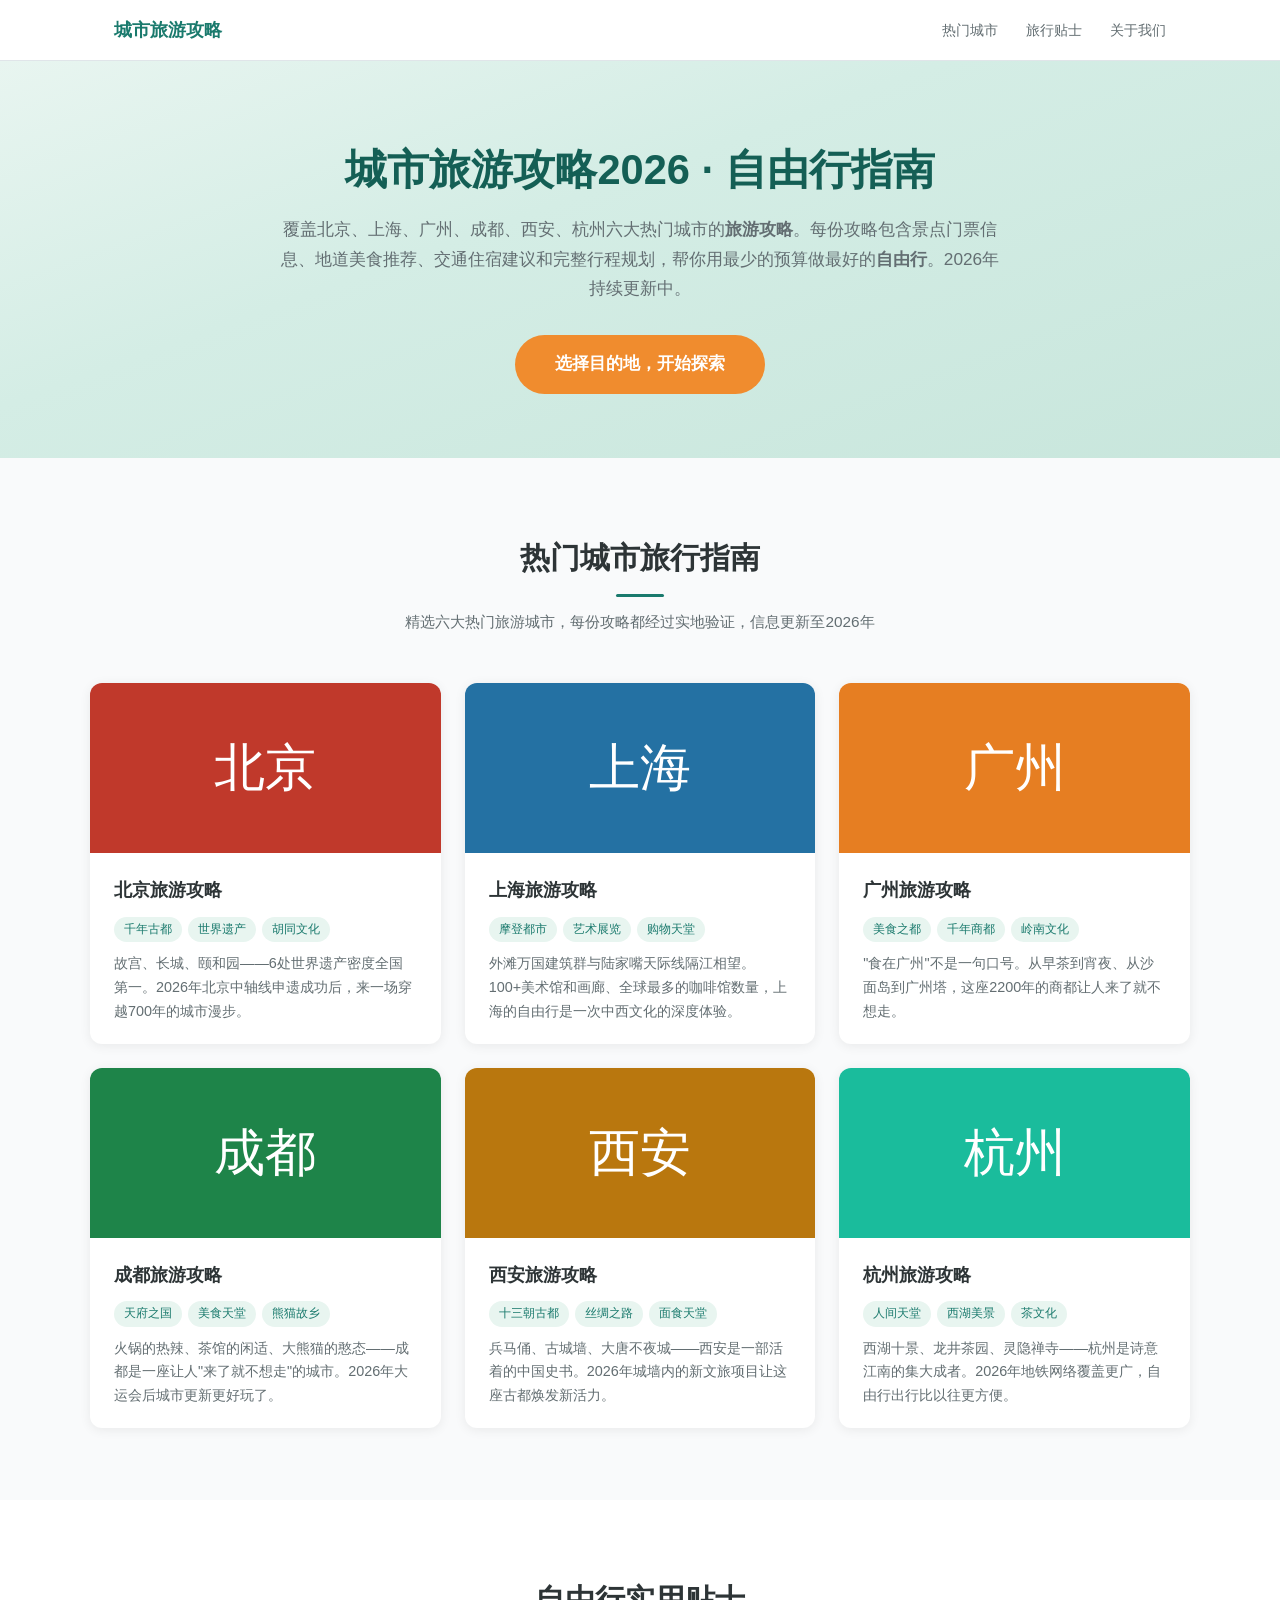
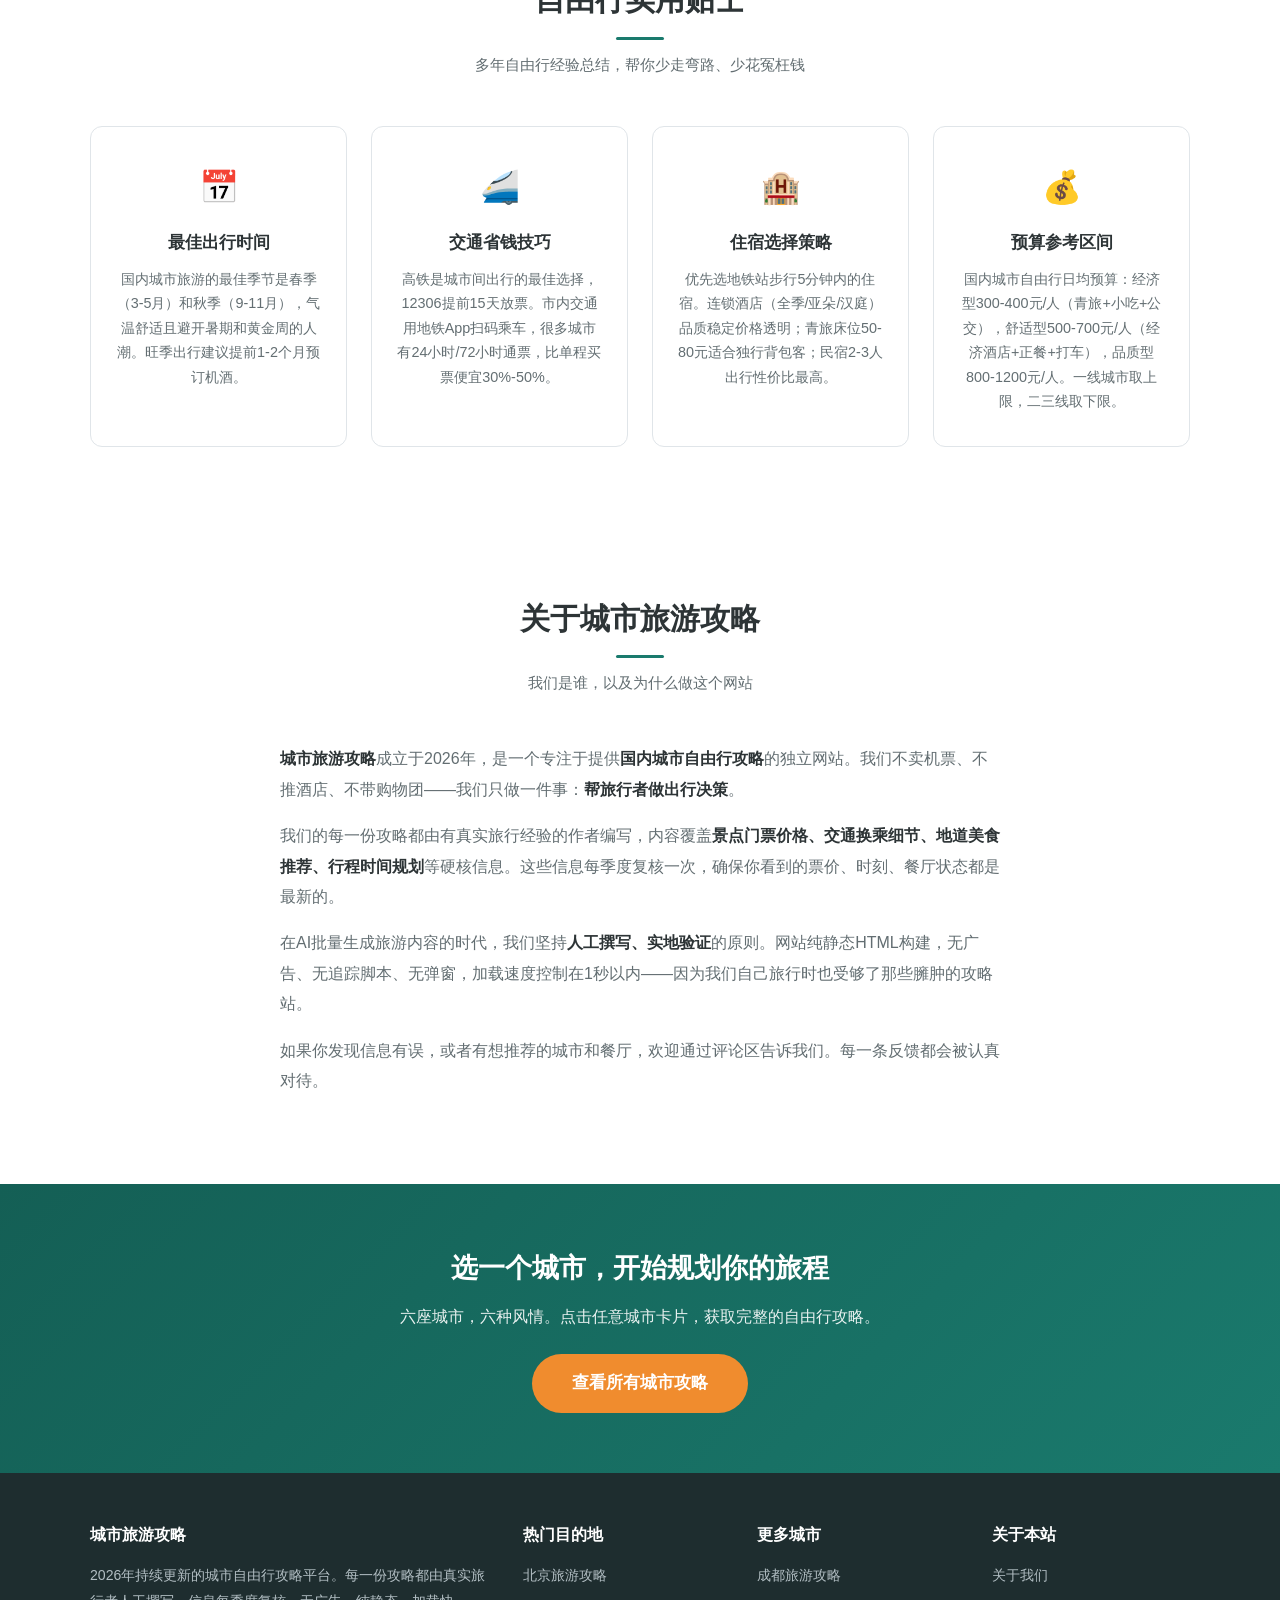
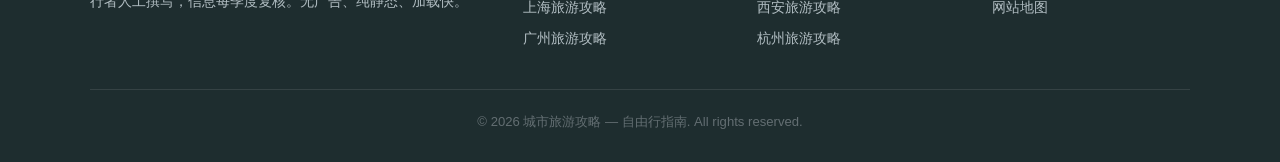
<file: index.html>
<!DOCTYPE html>
<html lang="zh-CN">
<head>
<meta charset="UTF-8">
<meta name="viewport" content="width=device-width, initial-scale=1.0">
<title>城市旅游攻略2026 | 热点城市自由行指南 — 让你的旅行更简单</title>
<meta name="description" content="2026年最新城市旅游攻略，覆盖北京、上海、广州、成都、西安、杭州六大热门城市。提供自由行路线规划、景点推荐、美食攻略、交通住宿指南，让你的城市旅行省心省力。">
<meta name="keywords" content="城市旅游,旅游攻略,自由行,城市旅游攻略,北京旅游攻略,上海旅游攻略,国内旅游推荐">
<meta name="robots" content="index, follow">
<link rel="canonical" href="https://travel-guide.example.com/">
<link rel="stylesheet" href="css/style.css">

<meta property="og:title" content="城市旅游攻略2026 | 热点城市自由行指南">
<meta property="og:description" content="2026年最新城市旅游攻略，覆盖北京、上海、广州、成都、西安、杭州六大热门城市。自由行路线、景点、美食一网打尽。">
<meta property="og:type" content="website">
<meta property="og:url" content="https://travel-guide.example.com/">
<meta property="og:locale" content="zh_CN">

<meta name="twitter:card" content="summary_large_image">
<meta name="twitter:title" content="城市旅游攻略2026 | 自由行指南">
<meta name="twitter:description" content="2026年最新城市旅游攻略，覆盖六大热门城市，自由行路线、景点、美食一网打尽。">

<script type="application/ld+json">
{
  "@context": "https://schema.org",
  "@type": "WebSite",
  "name": "城市旅游攻略",
  "url": "https://travel-guide.example.com/",
  "description": "2026年最新城市旅游攻略平台，覆盖国内六大热门城市的自由行指南、景点推荐、美食攻略和交通住宿信息。",
  "inLanguage": "zh-CN",
  "potentialAction": {
    "@type": "SearchAction",
    "target": "https://travel-guide.example.com/search?q={search_term_string}",
    "query-input": "required name=search_term_string"
  }
}
</script>

<script type="application/ld+json">
{
  "@context": "https://schema.org",
  "@type": "FAQPage",
  "mainEntity": [
    {
      "@type": "Question",
      "name": "2026年国内旅游去哪个城市比较好？",
      "acceptedAnswer": {
        "@type": "Answer",
        "text": "推荐程度因人而异。喜欢历史文化去北京、西安；喜欢都市风情和购物选上海；喜欢美食和慢生活去成都；喜欢江南水乡和自然风光去杭州；喜欢海岛文艺氛围去厦门。2026年各城市的基础设施都很完善，自由行体验都很好。"
      }
    },
    {
      "@type": "Question",
      "name": "自由行和跟团游哪个更划算？",
      "acceptedAnswer": {
        "@type": "Answer",
        "text": "城市旅游自由行通常更划算。以3天北京游为例，自由行人均约1800元（经济酒店+公共交通+自选餐饮），同等标准跟团约2500元。自由行不仅费用更可控，而且不用进购物店、不用等人、可以按自己的节奏玩。"
      }
    },
    {
      "@type": "Question",
      "name": "旅游攻略应该提前多久准备？",
      "acceptedAnswer": {
        "@type": "Answer",
        "text": "提前2-4周制定旅游攻略是最佳窗口。行程天数、目的地选择、交通住宿预订是攻略的三大核心。旺季（春节、五一、国庆、暑假）建议提前1-2个月预订往返交通和住宿，淡季可以临期再定，价格反而更便宜。"
      }
    },
    {
      "@type": "Question",
      "name": "第一次做自由行攻略从哪里开始？",
      "acceptedAnswer": {
        "@type": "Answer",
        "text": "按以下顺序：第一步确定目的地和天数；第二步预订往返交通（高铁/机票）；第三步预订住宿（建议先订可免费取消的）；第四步规划每日行程路线（每天2-3个主景点，留有弹性时间）；第五步做美食清单（标记想吃的餐厅和必点菜）。"
      }
    },
    {
      "@type": "Question",
      "name": "城市旅游一个人安全吗？",
      "acceptedAnswer": {
        "@type": "Answer",
        "text": "国内城市旅游一个人出行非常安全。选择正规酒店或连锁青旅、晚间不去偏僻区域、不轻易相信路边拉客、贵重物品随身带。建议下载离线地图、开通手机定位分享给家人。大部分国内城市公共交通发达、夜间照明良好，凌晨还有人吃夜宵。"
      }
    }
  ]
}
</script>
</head>
<body>

<nav class="nav" aria-label="主导航">
  <div class="nav-inner">
    <a href="/" class="nav-logo">城市旅游攻略</a>
    <ul class="nav-links">
      <li><a href="#cities">热门城市</a></li>
      <li><a href="#tips">旅行贴士</a></li>
      <li><a href="#about">关于我们</a></li>
    </ul>
  </div>
</nav>

<header class="hero">
  <div class="hero-inner">
    <h1>城市旅游攻略2026 · 自由行指南</h1>
    <p class="hero-subtitle">覆盖北京、上海、广州、成都、西安、杭州六大热门城市的<strong>旅游攻略</strong>。每份攻略包含景点门票信息、地道美食推荐、交通住宿建议和完整行程规划，帮你用最少的预算做最好的<strong>自由行</strong>。2026年持续更新中。</p>
    <a href="#cities" class="btn-primary">选择目的地，开始探索</a>
  </div>
</header>

<main>
  <section class="section" id="cities" aria-labelledby="cities-heading">
    <div class="section-inner">
      <div class="section-header">
        <h2 id="cities-heading">热门城市旅行指南</h2>
        <p>精选六大热门旅游城市，每份攻略都经过实地验证，信息更新至2026年</p>
      </div>
      <div class="city-grid">
        <!-- Beijing -->
        <article class="city-card">
          <div class="city-card-img" style="background:#c0392b;" aria-hidden="true">北京</div>
          <div class="city-card-body">
            <h3><a href="cities/beijing.html">北京旅游攻略</a></h3>
            <div class="city-card-tags"><span>千年古都</span><span>世界遗产</span><span>胡同文化</span></div>
            <p>故宫、长城、颐和园——6处世界遗产密度全国第一。2026年北京中轴线申遗成功后，来一场穿越700年的城市漫步。</p>
          </div>
        </article>
        <!-- Shanghai -->
        <article class="city-card">
          <div class="city-card-img" style="background:#2471a3;" aria-hidden="true">上海</div>
          <div class="city-card-body">
            <h3><a href="cities/shanghai.html">上海旅游攻略</a></h3>
            <div class="city-card-tags"><span>摩登都市</span><span>艺术展览</span><span>购物天堂</span></div>
            <p>外滩万国建筑群与陆家嘴天际线隔江相望。100+美术馆和画廊、全球最多的咖啡馆数量，上海的自由行是一次中西文化的深度体验。</p>
          </div>
        </article>
        <!-- Guangzhou -->
        <article class="city-card">
          <div class="city-card-img" style="background:#e67e22;" aria-hidden="true">广州</div>
          <div class="city-card-body">
            <h3><a href="cities/guangzhou.html">广州旅游攻略</a></h3>
            <div class="city-card-tags"><span>美食之都</span><span>千年商都</span><span>岭南文化</span></div>
            <p>"食在广州"不是一句口号。从早茶到宵夜、从沙面岛到广州塔，这座2200年的商都让人来了就不想走。</p>
          </div>
        </article>
        <!-- Chengdu -->
        <article class="city-card">
          <div class="city-card-img" style="background:#1e8449;" aria-hidden="true">成都</div>
          <div class="city-card-body">
            <h3><a href="cities/chengdu.html">成都旅游攻略</a></h3>
            <div class="city-card-tags"><span>天府之国</span><span>美食天堂</span><span>熊猫故乡</span></div>
            <p>火锅的热辣、茶馆的闲适、大熊猫的憨态——成都是一座让人"来了就不想走"的城市。2026年大运会后城市更新更好玩了。</p>
          </div>
        </article>
        <!-- Xi'an -->
        <article class="city-card">
          <div class="city-card-img" style="background:#b9770e;" aria-hidden="true">西安</div>
          <div class="city-card-body">
            <h3><a href="cities/xian.html">西安旅游攻略</a></h3>
            <div class="city-card-tags"><span>十三朝古都</span><span>丝绸之路</span><span>面食天堂</span></div>
            <p>兵马俑、古城墙、大唐不夜城——西安是一部活着的中国史书。2026年城墙内的新文旅项目让这座古都焕发新活力。</p>
          </div>
        </article>
        <!-- Hangzhou -->
        <article class="city-card">
          <div class="city-card-img" style="background:#1abc9c;" aria-hidden="true">杭州</div>
          <div class="city-card-body">
            <h3><a href="cities/hangzhou.html">杭州旅游攻略</a></h3>
            <div class="city-card-tags"><span>人间天堂</span><span>西湖美景</span><span>茶文化</span></div>
            <p>西湖十景、龙井茶园、灵隐禅寺——杭州是诗意江南的集大成者。2026年地铁网络覆盖更广，自由行出行比以往更方便。</p>
          </div>
        </article>
      </div>
    </div>
  </section>

  <section class="section" id="tips" aria-labelledby="tips-heading" style="background:var(--white);">
    <div class="section-inner">
      <div class="section-header">
        <h2 id="tips-heading">自由行实用贴士</h2>
        <p>多年自由行经验总结，帮你少走弯路、少花冤枉钱</p>
      </div>
      <div class="tips-grid">
        <div class="tip-card">
          <span class="tip-icon" aria-hidden="true">📅</span>
          <h3>最佳出行时间</h3>
          <p>国内城市旅游的最佳季节是春季（3-5月）和秋季（9-11月），气温舒适且避开暑期和黄金周的人潮。旺季出行建议提前1-2个月预订机酒。</p>
        </div>
        <div class="tip-card">
          <span class="tip-icon" aria-hidden="true">🚄</span>
          <h3>交通省钱技巧</h3>
          <p>高铁是城市间出行的最佳选择，12306提前15天放票。市内交通用地铁App扫码乘车，很多城市有24小时/72小时通票，比单程买票便宜30%-50%。</p>
        </div>
        <div class="tip-card">
          <span class="tip-icon" aria-hidden="true">🏨</span>
          <h3>住宿选择策略</h3>
          <p>优先选地铁站步行5分钟内的住宿。连锁酒店（全季/亚朵/汉庭）品质稳定价格透明；青旅床位50-80元适合独行背包客；民宿2-3人出行性价比最高。</p>
        </div>
        <div class="tip-card">
          <span class="tip-icon" aria-hidden="true">💰</span>
          <h3>预算参考区间</h3>
          <p>国内城市自由行日均预算：经济型300-400元/人（青旅+小吃+公交），舒适型500-700元/人（经济酒店+正餐+打车），品质型800-1200元/人。一线城市取上限，二三线取下限。</p>
        </div>
      </div>
    </div>
  </section>

  <section class="section about" id="about" aria-labelledby="about-heading">
    <div class="section-inner">
      <div class="section-header">
        <h2 id="about-heading">关于城市旅游攻略</h2>
        <p>我们是谁，以及为什么做这个网站</p>
      </div>
      <div class="about-content">
        <p><strong>城市旅游攻略</strong>成立于2026年，是一个专注于提供<strong>国内城市自由行攻略</strong>的独立网站。我们不卖机票、不推酒店、不带购物团——我们只做一件事：<strong>帮旅行者做出行决策</strong>。</p>

        <p>我们的每一份攻略都由有真实旅行经验的作者编写，内容覆盖<strong>景点门票价格、交通换乘细节、地道美食推荐、行程时间规划</strong>等硬核信息。这些信息每季度复核一次，确保你看到的票价、时刻、餐厅状态都是最新的。</p>

        <p>在AI批量生成旅游内容的时代，我们坚持<strong>人工撰写、实地验证</strong>的原则。网站纯静态HTML构建，无广告、无追踪脚本、无弹窗，加载速度控制在1秒以内——因为我们自己旅行时也受够了那些臃肿的攻略站。</p>

        <p>如果你发现信息有误，或者有想推荐的城市和餐厅，欢迎通过评论区告诉我们。每一条反馈都会被认真对待。</p>
      </div>
    </div>
  </section>

  <section class="cta-band">
    <h2>选一个城市，开始规划你的旅程</h2>
    <p>六座城市，六种风情。点击任意城市卡片，获取完整的自由行攻略。</p>
    <a href="#cities" class="btn-primary">查看所有城市攻略</a>
  </section>
</main>

<footer class="footer">
  <div class="footer-inner">
    <div class="footer-col">
      <h3>城市旅游攻略</h3>
      <p style="font-size:0.88rem;line-height:1.8;">2026年持续更新的城市自由行攻略平台。每一份攻略都由真实旅行者人工撰写，信息每季度复核。无广告、纯静态、加载快。</p>
    </div>
    <div class="footer-col">
      <h3>热门目的地</h3>
      <ul>
        <li><a href="cities/beijing.html">北京旅游攻略</a></li>
        <li><a href="cities/shanghai.html">上海旅游攻略</a></li>
        <li><a href="cities/guangzhou.html">广州旅游攻略</a></li>
      </ul>
    </div>
    <div class="footer-col">
      <h3>更多城市</h3>
      <ul>
        <li><a href="cities/chengdu.html">成都旅游攻略</a></li>
        <li><a href="cities/xian.html">西安旅游攻略</a></li>
        <li><a href="cities/hangzhou.html">杭州旅游攻略</a></li>
      </ul>
    </div>
    <div class="footer-col">
      <h3>关于本站</h3>
      <ul>
        <li><a href="#about">关于我们</a></li>
        <li><a href="sitemap.xml">网站地图</a></li>
      </ul>
    </div>
  </div>
  <div class="footer-bottom">
    <p>&copy; 2026 城市旅游攻略 — 自由行指南. All rights reserved.</p>
  </div>
</footer>

</body>
</html>
</file>
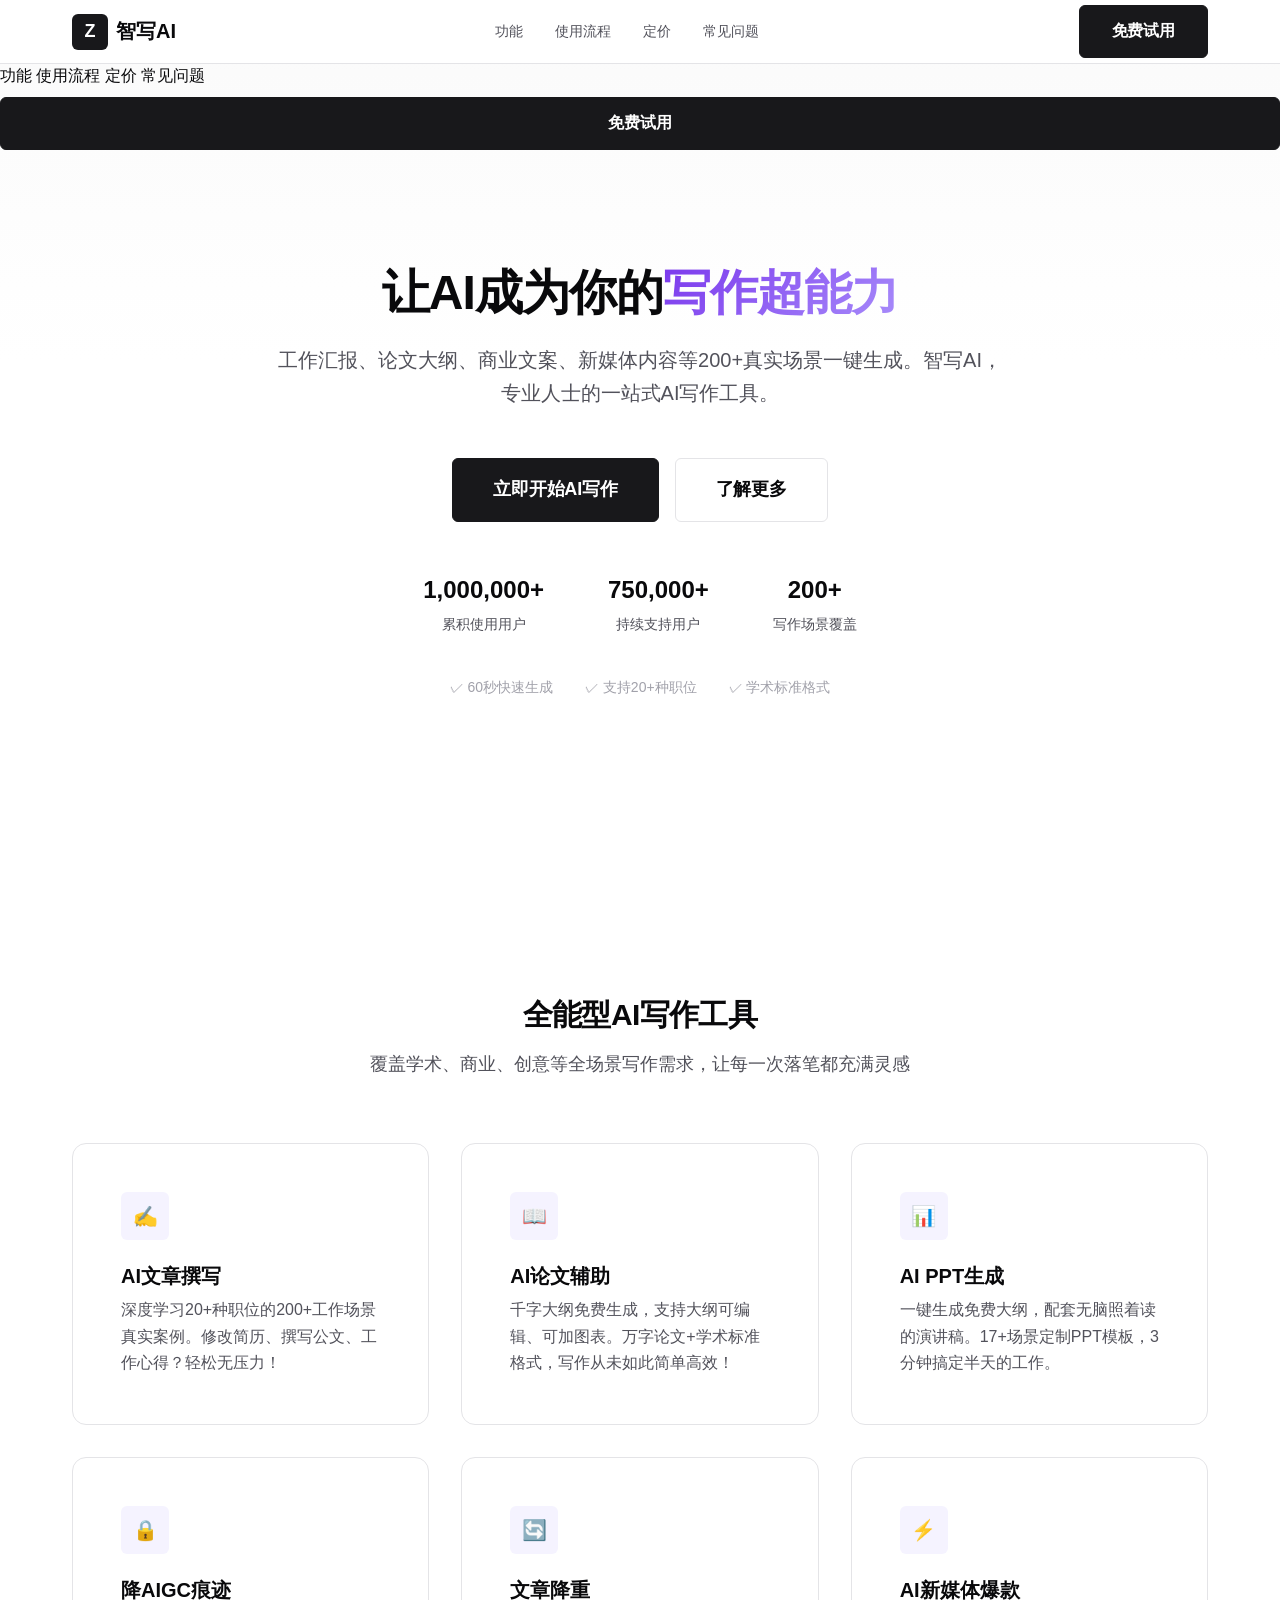
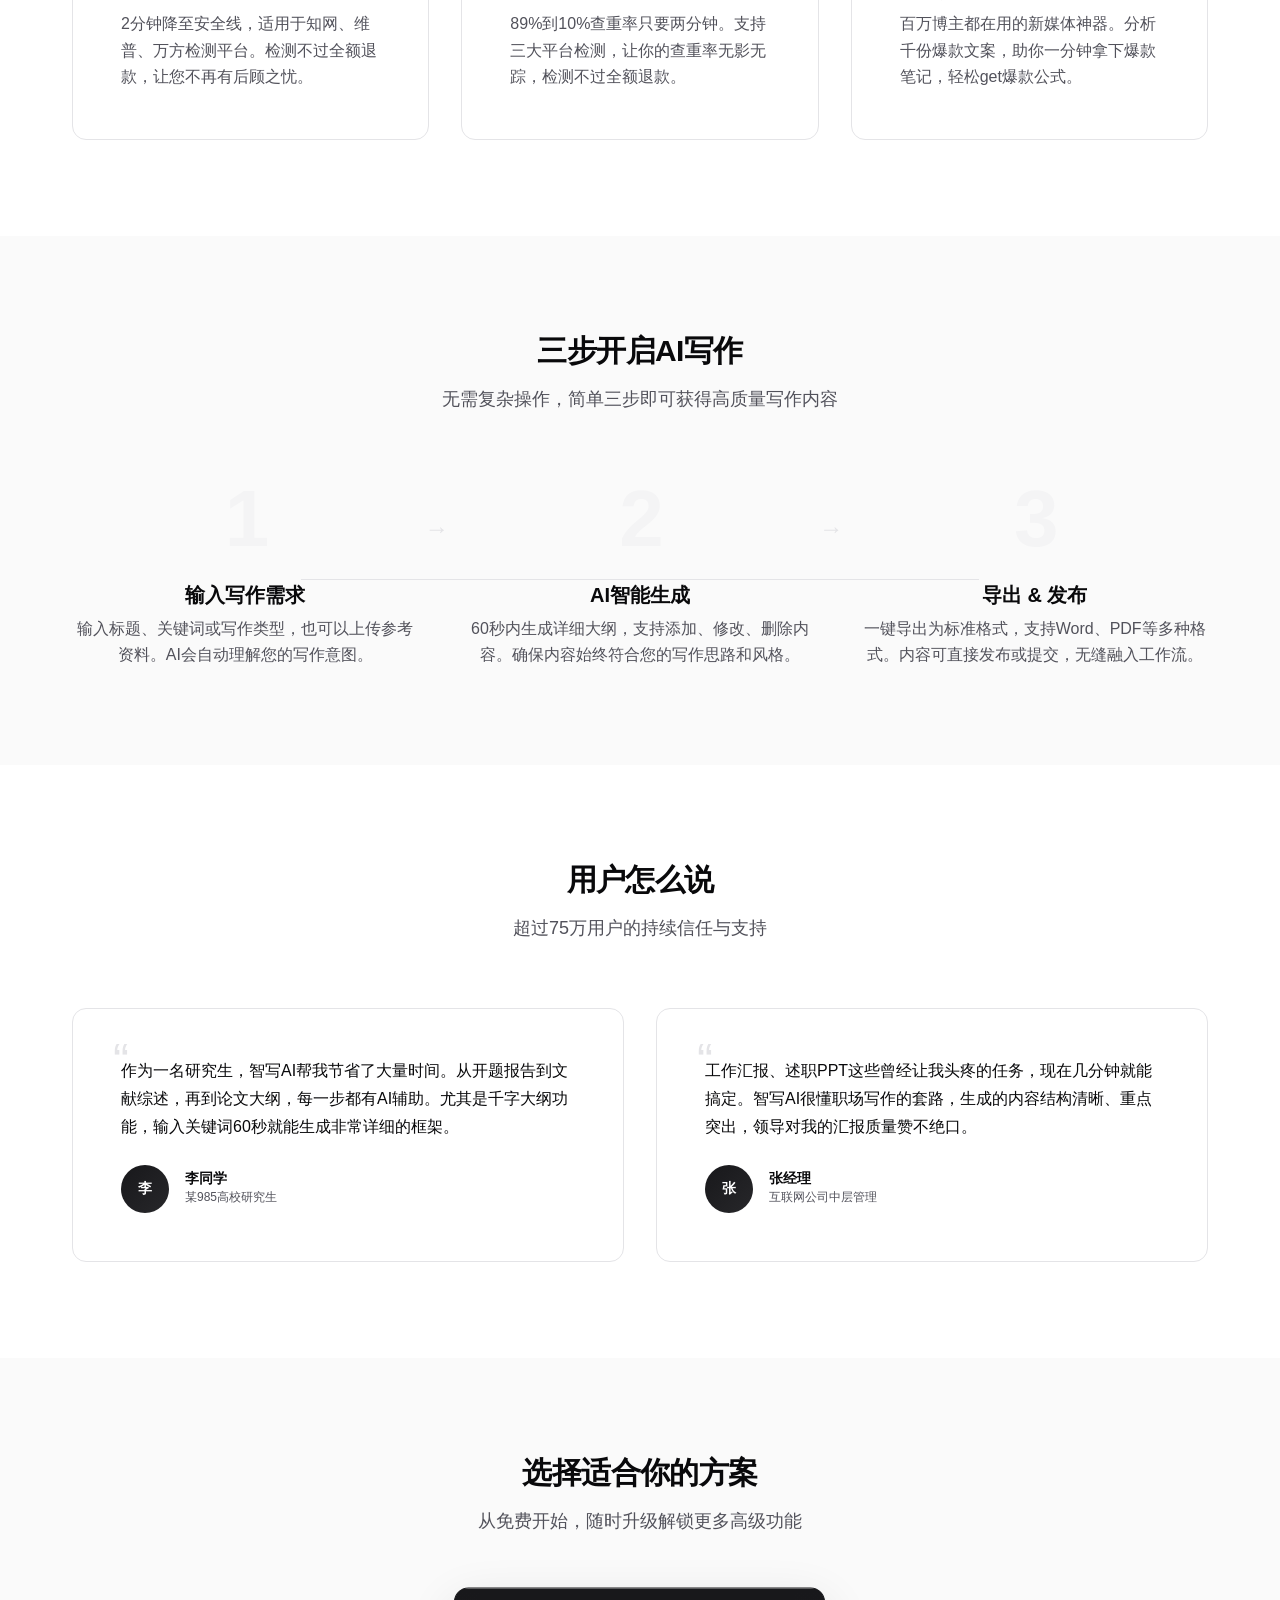
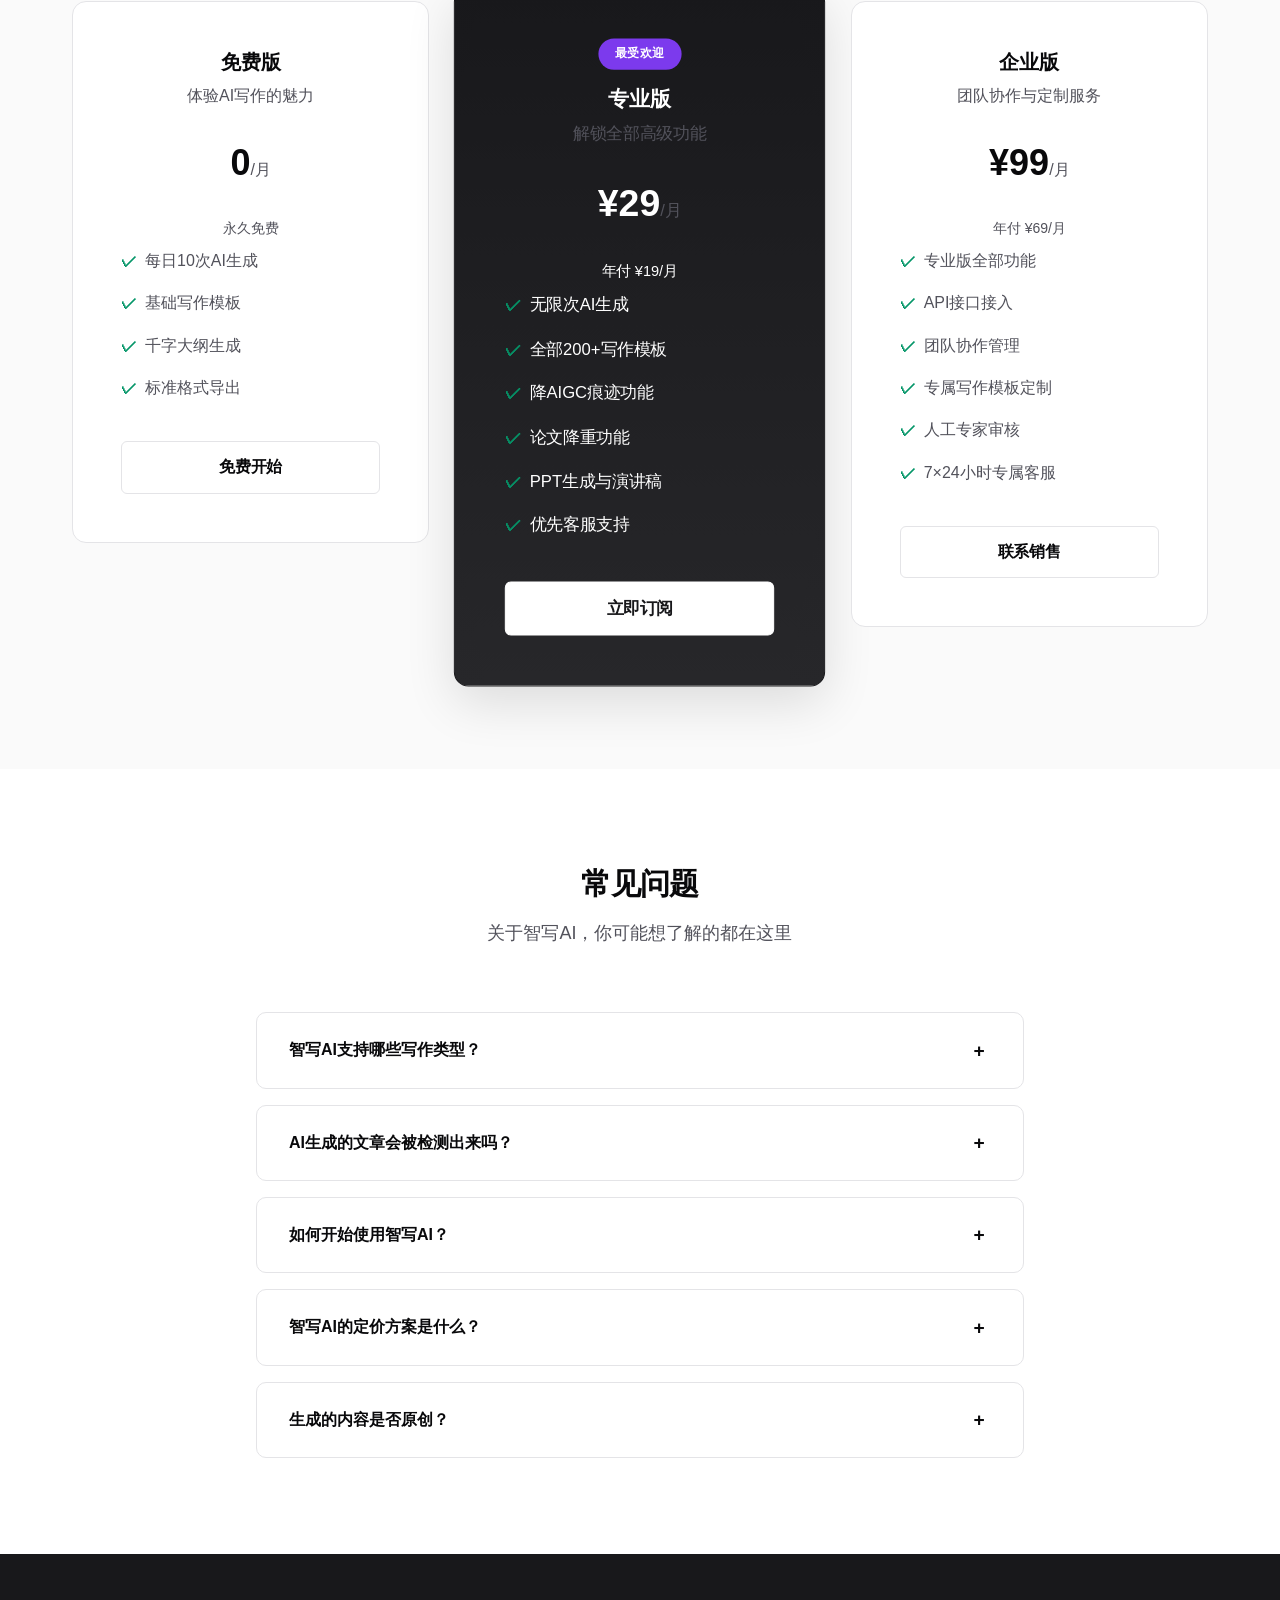
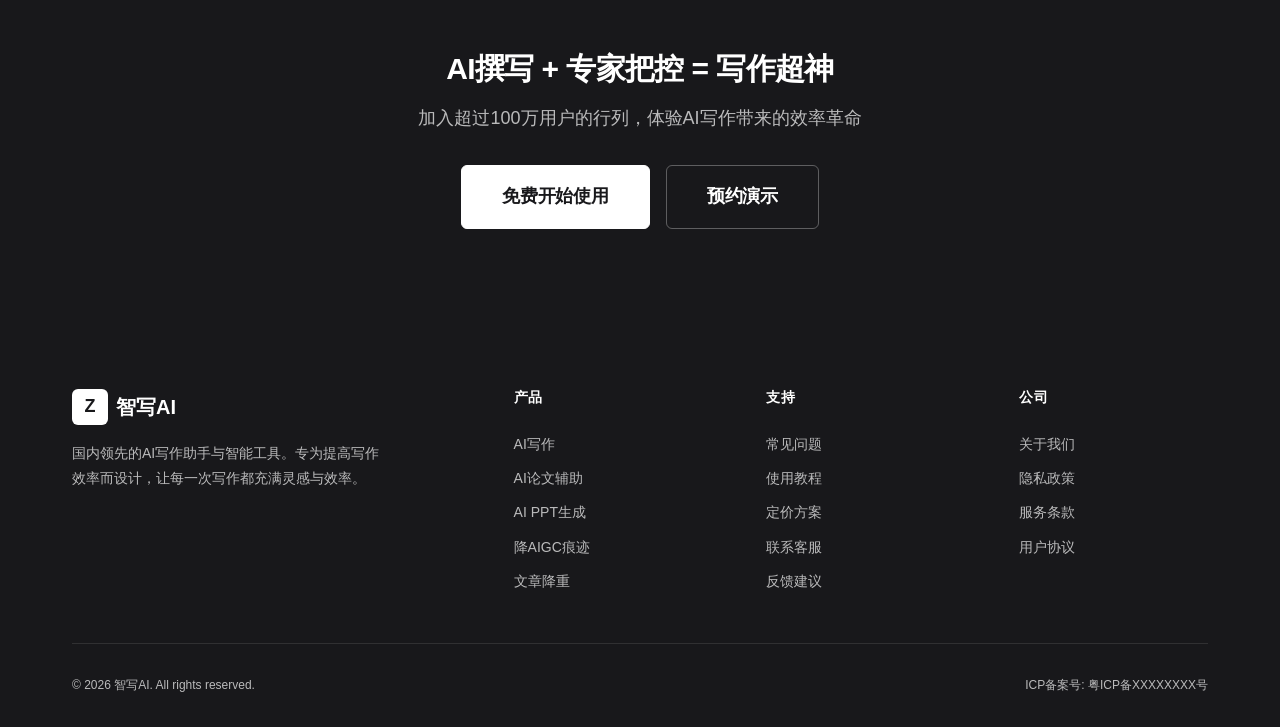
<file: zhixie-ai/index.html>
<!DOCTYPE html>
<html lang="zh-CN">
<head>
<meta charset="utf-8">
<meta name="viewport" content="width=device-width, initial-scale=1.0">
<title>智写AI - 国内领先的AI写作助手 | 智能写作、文章生成、免费改写</title>
<meta name="keywords" content="AI写作,AI写作免费,AI写作助手,AI改写,AI生成文章,AI智能写作,AI帮写,文章生成器,AI论文,AI工具,AI文案,AI商业写作,AI学术写作,AI写作生成器">
<meta name="description" content="智写AI(zhixie.ai) - 国内领先的AI写作助手与智能工具。专为提高写作效率而设计，提供免费的AI文章改写、论文辅助、商业计划书撰写等服务。无论是学术写作还是商业文案，智写AI都能快速生成高质量内容，简化您的写作过程。">
<meta name="robots" content="index, follow">
<link rel="canonical" href="https://zhixie.ai/">
<link rel="stylesheet" href="css/style.css">
<meta property="og:type" content="website">
<meta property="og:title" content="智写AI - 国内领先的AI写作助手 | 智能写作、文章生成、免费改写">
<meta property="og:description" content="专为提高写作效率而设计，提供免费的AI文章改写、论文辅助、商业计划书撰写等服务。快速生成高质量内容，简化您的写作过程。">
<meta property="og:image" content="https://zhixie.ai/og-image.png">
<meta property="og:url" content="https://zhixie.ai/">
<meta property="og:site_name" content="智写AI">
<meta property="og:locale" content="zh_CN">
<meta name="twitter:card" content="summary_large_image">
<meta name="twitter:title" content="智写AI - 国内领先的AI写作助手">
<meta name="twitter:description" content="专为提高写作效率而设计，提供免费的AI文章改写、论文辅助、商业计划书撰写等服务。">
<meta name="twitter:image" content="https://zhixie.ai/og-image.png">

<script type="application/ld+json">
{
  "@context": "https://schema.org",
  "@type": "WebSite",
  "name": "智写AI",
  "url": "https://zhixie.ai/",
  "description": "国内领先的AI写作助手与智能工具",
  "inLanguage": "zh-CN",
  "potentialAction": {
    "@type": "SearchAction",
    "target": "https://zhixie.ai/search?q={search_term_string}",
    "query-input": "required name=search_term_string"
  }
}
</script>

<script type="application/ld+json">
{
  "@context": "https://schema.org",
  "@type": "Organization",
  "name": "智写AI",
  "url": "https://zhixie.ai/",
  "logo": "https://zhixie.ai/logo.png",
  "description": "国内领先的AI写作助手与智能工具",
  "foundingDate": "2024",
  "contactPoint": {
    "@type": "ContactPoint",
    "contactType": "customer service",
    "email": "support@zhixie.ai",
    "availableLanguage": ["Chinese"]
  }
}
</script>

<script type="application/ld+json">
{
  "@context": "https://schema.org",
  "@type": "FAQPage",
  "mainEntity": [
    {
      "@type": "Question",
      "name": "智写AI支持哪些写作类型？",
      "acceptedAnswer": {
        "@type": "Answer",
        "text": "智写AI支持学术论文、商业文案、新媒体内容、工作汇报、创意写作等200+写作场景，覆盖20+种职位的真实写作需求。"
      }
    },
    {
      "@type": "Question",
      "name": "AI生成的文章会被检测出来吗？",
      "acceptedAnswer": {
        "@type": "Answer",
        "text": "智写AI内置降AIGC痕迹功能，支持将AI生成内容转化为更自然的表达风格。配合我们的改写润色工具，可有效降低被主流检测平台识别的风险。"
      }
    },
    {
      "@type": "Question",
      "name": "如何开始使用智写AI？",
      "acceptedAnswer": {
        "@type": "Answer",
        "text": "只需注册账号即可免费开始使用。输入您的写作需求或关键词，AI将在60秒内生成高质量内容。支持大纲编辑、内容修改和格式排版。"
      }
    },
    {
      "@type": "Question",
      "name": "智写AI的定价方案是什么？",
      "acceptedAnswer": {
        "@type": "Answer",
        "text": "我们提供免费版、专业版和企业版三种方案。免费版支持基础写作功能，专业版解锁全部写作模板和高级功能，企业版提供API接入和团队协作功能。"
      }
    },
    {
      "@type": "Question",
      "name": "生成的内容是否原创？",
      "acceptedAnswer": {
        "@type": "Answer",
        "text": "智写AI基于深度学习模型生成全新内容，每次生成的结果都是独一无二的。我们建议用户根据实际需求对生成内容进行审核和个性化调整。"
      }
    }
  ]
}
</script>
</head>
<body>

<nav class="navbar" id="navbar" role="navigation" aria-label="主导航">
  <div class="container">
    <a href="#" class="navbar-logo" aria-label="智写AI首页">
      <span class="navbar-logo-icon">Z</span>
      智写AI
    </a>
    <div class="navbar-links">
      <a href="#features">功能</a>
      <a href="#how-it-works">使用流程</a>
      <a href="#pricing">定价</a>
      <a href="#faq">常见问题</a>
    </div>
    <div class="navbar-actions">
      <button class="btn btn-primary">免费试用</button>
    </div>
    <button class="navbar-toggle" id="navbarToggle" aria-label="切换菜单" aria-expanded="false">
      <span></span><span></span><span></span>
    </button>
  </div>
  <div class="navbar-mobile" id="navbarMobile">
    <a href="#features">功能</a>
    <a href="#how-it-works">使用流程</a>
    <a href="#pricing">定价</a>
    <a href="#faq">常见问题</a>
    <button class="btn btn-primary" style="width:100%;margin-top:8px">免费试用</button>
  </div>
</nav>

<section class="hero" aria-labelledby="hero-title">
  <div class="container">
    <h1 id="hero-title">让AI成为你的<span>写作超能力</span></h1>
    <p>工作汇报、论文大纲、商业文案、新媒体内容等200+真实场景一键生成。智写AI，专业人士的一站式AI写作工具。</p>
    <div class="hero-buttons">
      <button class="btn btn-primary btn-lg">立即开始AI写作</button>
      <button class="btn btn-outline btn-lg">了解更多</button>
    </div>
    <div class="hero-trust">
      <div class="hero-stats">
        <div class="hero-stat">
          <div class="hero-stat-number">1,000,000+</div>
          <div class="hero-stat-label">累积使用用户</div>
        </div>
        <div class="hero-stat">
          <div class="hero-stat-number">750,000+</div>
          <div class="hero-stat-label">持续支持用户</div>
        </div>
        <div class="hero-stat">
          <div class="hero-stat-number">200+</div>
          <div class="hero-stat-label">写作场景覆盖</div>
        </div>
      </div>
      <div class="hero-decorations">
        <span class="hero-decoration">&#10003; 60秒快速生成</span>
        <span class="hero-decoration">&#10003; 支持20+种职位</span>
        <span class="hero-decoration">&#10003; 学术标准格式</span>
      </div>
    </div>
  </div>
</section>

<section class="section features" id="features" aria-labelledby="features-title">
  <div class="container">
    <div class="section-header">
      <h2 id="features-title">全能型AI写作工具</h2>
      <p>覆盖学术、商业、创意等全场景写作需求，让每一次落笔都充满灵感</p>
    </div>
    <div class="features-grid">
      <article class="feature-card" aria-labelledby="feat-1">
        <div class="feature-card-icon">&#9997;</div>
        <h3 id="feat-1">AI文章撰写</h3>
        <p>深度学习20+种职位的200+工作场景真实案例。修改简历、撰写公文、工作心得？轻松无压力！</p>
      </article>
      <article class="feature-card" aria-labelledby="feat-2">
        <div class="feature-card-icon">&#128214;</div>
        <h3 id="feat-2">AI论文辅助</h3>
        <p>千字大纲免费生成，支持大纲可编辑、可加图表。万字论文+学术标准格式，写作从未如此简单高效！</p>
      </article>
      <article class="feature-card" aria-labelledby="feat-3">
        <div class="feature-card-icon">&#128202;</div>
        <h3 id="feat-3">AI PPT生成</h3>
        <p>一键生成免费大纲，配套无脑照着读的演讲稿。17+场景定制PPT模板，3分钟搞定半天的工作。</p>
      </article>
      <article class="feature-card" aria-labelledby="feat-4">
        <div class="feature-card-icon">&#128274;</div>
        <h3 id="feat-4">降AIGC痕迹</h3>
        <p>2分钟降至安全线，适用于知网、维普、万方检测平台。检测不过全额退款，让您不再有后顾之忧。</p>
      </article>
      <article class="feature-card" aria-labelledby="feat-5">
        <div class="feature-card-icon">&#128260;</div>
        <h3 id="feat-5">文章降重</h3>
        <p>89%到10%查重率只要两分钟。支持三大平台检测，让你的查重率无影无踪，检测不过全额退款。</p>
      </article>
      <article class="feature-card" aria-labelledby="feat-6">
        <div class="feature-card-icon">&#9889;</div>
        <h3 id="feat-6">AI新媒体爆款</h3>
        <p>百万博主都在用的新媒体神器。分析千份爆款文案，助你一分钟拿下爆款笔记，轻松get爆款公式。</p>
      </article>
    </div>
  </div>
</section>

<section class="section how-it-works" id="how-it-works" aria-labelledby="steps-title">
  <div class="container">
    <div class="section-header">
      <h2 id="steps-title">三步开启AI写作</h2>
      <p>无需复杂操作，简单三步即可获得高质量写作内容</p>
    </div>
    <div class="steps" aria-label="使用步骤">
      <div class="step">
        <div class="step-number">1</div>
        <h3>输入写作需求</h3>
        <p>输入标题、关键词或写作类型，也可以上传参考资料。AI会自动理解您的写作意图。</p>
        <span class="step-arrow" aria-hidden="true">&#8594;</span>
      </div>
      <div class="step">
        <div class="step-number">2</div>
        <h3>AI智能生成</h3>
        <p>60秒内生成详细大纲，支持添加、修改、删除内容。确保内容始终符合您的写作思路和风格。</p>
        <span class="step-arrow" aria-hidden="true">&#8594;</span>
      </div>
      <div class="step">
        <div class="step-number">3</div>
        <h3>导出 & 发布</h3>
        <p>一键导出为标准格式，支持Word、PDF等多种格式。内容可直接发布或提交，无缝融入工作流。</p>
      </div>
    </div>
  </div>
</section>

<section class="section testimonials" id="testimonials" aria-labelledby="testimonials-title">
  <div class="container">
    <div class="section-header">
      <h2 id="testimonials-title">用户怎么说</h2>
      <p>超过75万用户的持续信任与支持</p>
    </div>
    <div class="testimonials-grid">
      <div class="testimonial-card">
        <blockquote cite="李同学">
          <p>作为一名研究生，智写AI帮我节省了大量时间。从开题报告到文献综述，再到论文大纲，每一步都有AI辅助。尤其是千字大纲功能，输入关键词60秒就能生成非常详细的框架。</p>
        </blockquote>
        <div class="testimonial-author">
          <div class="testimonial-avatar">李</div>
          <div class="testimonial-info">
            <h4>李同学</h4>
            <p>某985高校研究生</p>
          </div>
        </div>
      </div>
      <div class="testimonial-card">
        <blockquote cite="张经理">
          <p>工作汇报、述职PPT这些曾经让我头疼的任务，现在几分钟就能搞定。智写AI很懂职场写作的套路，生成的内容结构清晰、重点突出，领导对我的汇报质量赞不绝口。</p>
        </blockquote>
        <div class="testimonial-author">
          <div class="testimonial-avatar">张</div>
          <div class="testimonial-info">
            <h4>张经理</h4>
            <p>互联网公司中层管理</p>
          </div>
        </div>
      </div>
    </div>
  </div>
</section>

<section class="section pricing" id="pricing" aria-labelledby="pricing-title">
  <div class="container">
    <div class="section-header">
      <h2 id="pricing-title">选择适合你的方案</h2>
      <p>从免费开始，随时升级解锁更多高级功能</p>
    </div>
    <div class="pricing-grid">
      <article class="pricing-card" aria-labelledby="plan-free">
        <h3 id="plan-free">免费版</h3>
        <p style="color:var(--color-text-secondary);margin-bottom:var(--spacing-sm)">体验AI写作的魅力</p>
        <div class="pricing-price">
          <span class="pricing-amount">0<span>/月</span></span>
        </div>
        <p class="pricing-period">永久免费</p>
        <ul class="pricing-features">
          <li>每日10次AI生成</li>
          <li>基础写作模板</li>
          <li>千字大纲生成</li>
          <li>标准格式导出</li>
        </ul>
        <button class="btn btn-outline">免费开始</button>
      </article>
      <article class="pricing-card featured" aria-labelledby="plan-pro">
        <div class="pricing-badge">最受欢迎</div>
        <h3 id="plan-pro">专业版</h3>
        <p style="color:var(--color-text-secondary);margin-bottom:var(--spacing-sm)">解锁全部高级功能</p>
        <div class="pricing-price">
          <span class="pricing-amount">¥29<span>/月</span></span>
        </div>
        <p class="pricing-period">年付 ¥19/月</p>
        <ul class="pricing-features">
          <li>无限次AI生成</li>
          <li>全部200+写作模板</li>
          <li>降AIGC痕迹功能</li>
          <li>论文降重功能</li>
          <li>PPT生成与演讲稿</li>
          <li>优先客服支持</li>
        </ul>
        <button class="btn btn-primary">立即订阅</button>
      </article>
      <article class="pricing-card" aria-labelledby="plan-enterprise">
        <h3 id="plan-enterprise">企业版</h3>
        <p style="color:var(--color-text-secondary);margin-bottom:var(--spacing-sm)">团队协作与定制服务</p>
        <div class="pricing-price">
          <span class="pricing-amount">¥99<span>/月</span></span>
        </div>
        <p class="pricing-period">年付 ¥69/月</p>
        <ul class="pricing-features">
          <li>专业版全部功能</li>
          <li>API接口接入</li>
          <li>团队协作管理</li>
          <li>专属写作模板定制</li>
          <li>人工专家审核</li>
          <li>7×24小时专属客服</li>
        </ul>
        <button class="btn btn-outline">联系销售</button>
      </article>
    </div>
  </div>
</section>

<section class="section faq" id="faq" aria-labelledby="faq-title">
  <div class="container">
    <div class="section-header">
      <h2 id="faq-title">常见问题</h2>
      <p>关于智写AI，你可能想了解的都在这里</p>
    </div>
    <div class="faq-list" role="list">
      <div class="faq-item" role="listitem">
        <button id="faq-q1" class="faq-question" aria-expanded="false">
          智写AI支持哪些写作类型？
          <span class="faq-icon" aria-hidden="true">+</span>
        </button>
        <div class="faq-answer" role="region" aria-labelledby="faq-q1"><div class="faq-answer-content">智写AI支持学术论文、商业文案、新媒体内容、工作汇报、创意写作等200+写作场景，覆盖20+种职位的真实写作需求。无论是毕业论文、职称文章还是小红书笔记，都能一键生成高质量内容。</div></div>
      </div>
      <div class="faq-item" role="listitem">
        <button id="faq-q2" class="faq-question" aria-expanded="false">
          AI生成的文章会被检测出来吗？
          <span class="faq-icon" aria-hidden="true">+</span>
        </button>
        <div class="faq-answer" role="region" aria-labelledby="faq-q2"><div class="faq-answer-content">智写AI内置降AIGC痕迹功能，支持将AI生成内容转化为更自然的表达风格，适用于知网、维普、万方三大主流检测平台。配合我们的改写润色工具，可有效降低被检测的风险。如检测率高过15%，我们承诺全额退款。</div></div>
      </div>
      <div class="faq-item" role="listitem">
        <button id="faq-q3" class="faq-question" aria-expanded="false">
          如何开始使用智写AI？
          <span class="faq-icon" aria-hidden="true">+</span>
        </button>
        <div class="faq-answer" role="region" aria-labelledby="faq-q3"><div class="faq-answer-content">只需注册账号即可免费开始使用。输入您的写作需求或关键词，AI将在60秒内生成高质量大纲和正文内容。支持大纲编辑、内容修改和格式排版。专业版用户可解锁全部200+写作模板和高级功能。</div></div>
      </div>
      <div class="faq-item" role="listitem">
        <button id="faq-q4" class="faq-question" aria-expanded="false">
          智写AI的定价方案是什么？
          <span class="faq-icon" aria-hidden="true">+</span>
        </button>
        <div class="faq-answer" role="region" aria-labelledby="faq-q4"><div class="faq-answer-content">我们提供免费版、专业版（¥29/月）和企业版（¥99/月）三种方案。免费版支持基础写作功能，专业版解锁全部写作模板和高级功能如降AIGC痕迹与论文降重，企业版提供API接入和团队协作功能。年付可享更多优惠。</div></div>
      </div>
      <div class="faq-item" role="listitem">
        <button id="faq-q5" class="faq-question" aria-expanded="false">
          生成的内容是否原创？
          <span class="faq-icon" aria-hidden="true">+</span>
        </button>
        <div class="faq-answer" role="region" aria-labelledby="faq-q5"><div class="faq-answer-content">智写AI基于深度学习模型生成全新内容，每次生成的结果都是独一无二的。我们建议用户根据实际需求对生成内容进行审核和个性化调整，以确保内容完全符合您的写作意图和风格要求。</div></div>
      </div>
    </div>
  </div>
</section>

<section class="cta-bottom" aria-labelledby="cta-title">
  <div class="container">
    <h2 id="cta-title">AI撰写 + 专家把控 = 写作超神</h2>
    <p>加入超过100万用户的行列，体验AI写作带来的效率革命</p>
    <div class="cta-bottom-buttons">
      <button class="btn btn-cta-white btn-lg">免费开始使用</button>
      <button class="btn btn-outline-white btn-lg">预约演示</button>
    </div>
  </div>
</section>

<footer class="footer" role="contentinfo">
  <div class="container">
    <div class="footer-grid">
      <div class="footer-brand">
        <a href="#" class="navbar-logo">
          <span class="navbar-logo-icon">Z</span>
          智写AI
        </a>
        <p>国内领先的AI写作助手与智能工具。专为提高写作效率而设计，让每一次写作都充满灵感与效率。</p>
      </div>
      <div class="footer-col">
        <h4>产品</h4>
        <ul>
          <li><a href="#features">AI写作</a></li>
          <li><a href="#features">AI论文辅助</a></li>
          <li><a href="#features">AI PPT生成</a></li>
          <li><a href="#features">降AIGC痕迹</a></li>
          <li><a href="#features">文章降重</a></li>
        </ul>
      </div>
      <div class="footer-col">
        <h4>支持</h4>
        <ul>
          <li><a href="#faq">常见问题</a></li>
          <li><a href="#faq">使用教程</a></li>
          <li><a href="#pricing">定价方案</a></li>
          <li><a href="#">联系客服</a></li>
          <li><a href="#">反馈建议</a></li>
        </ul>
      </div>
      <div class="footer-col">
        <h4>公司</h4>
        <ul>
          <li><a href="#">关于我们</a></li>
          <li><a href="#">隐私政策</a></li>
          <li><a href="#">服务条款</a></li>
          <li><a href="#">用户协议</a></li>
        </ul>
      </div>
    </div>
    <div class="footer-bottom">
      <span>&copy; 2026 智写AI. All rights reserved.</span>
      <span><a href="#">ICP备案号: 粤ICP备XXXXXXXX号</a></span>
    </div>
  </div>
</footer>

<script>
document.addEventListener('DOMContentLoaded', function() {
  const navbar = document.getElementById('navbar');
  const toggle = document.getElementById('navbarToggle');
  const mobile = document.getElementById('navbarMobile');
  const faqItems = document.querySelectorAll('.faq-item');

  window.addEventListener('scroll', function() {
    navbar.classList.toggle('scrolled', window.scrollY > 10);
  });

  toggle.addEventListener('click', function() {
    const isOpen = !mobile.classList.contains('open');
    mobile.classList.toggle('open', isOpen);
    toggle.classList.toggle('active', isOpen);
    toggle.setAttribute('aria-expanded', isOpen);
  });

  document.querySelectorAll('.navbar-mobile a, .navbar-mobile .btn').forEach(function(el) {
    el.addEventListener('click', function() {
      mobile.classList.remove('open');
      toggle.classList.remove('active');
      toggle.setAttribute('aria-expanded', 'false');
    });
  });

  faqItems.forEach(function(item) {
    const btn = item.querySelector('.faq-question');
    btn.addEventListener('click', function() {
      const wasActive = item.classList.contains('active');
      faqItems.forEach(function(i) {
        i.classList.remove('active');
        i.querySelector('.faq-question').setAttribute('aria-expanded', 'false');
      });
      if (!wasActive) {
        item.classList.add('active');
        btn.setAttribute('aria-expanded', 'true');
      }
    });
  });
});
</script>
</body>
</html>
</file>
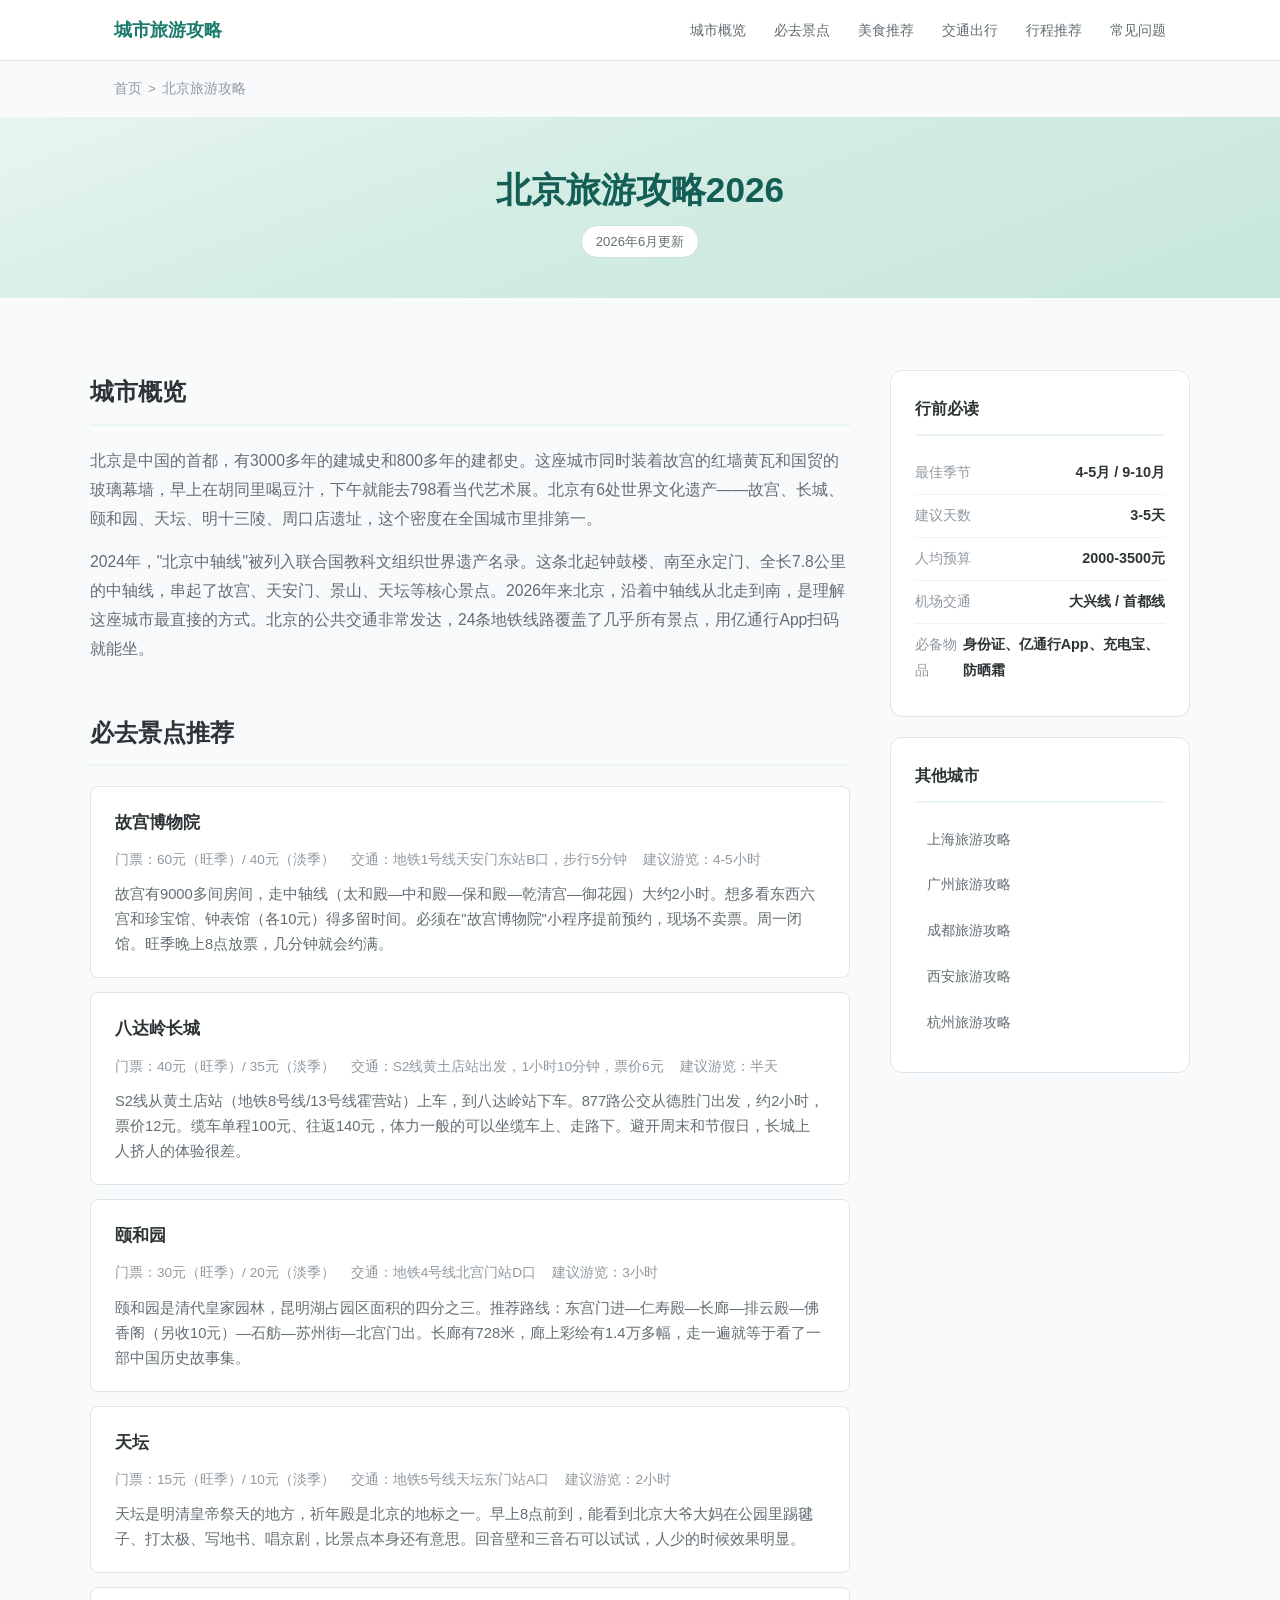
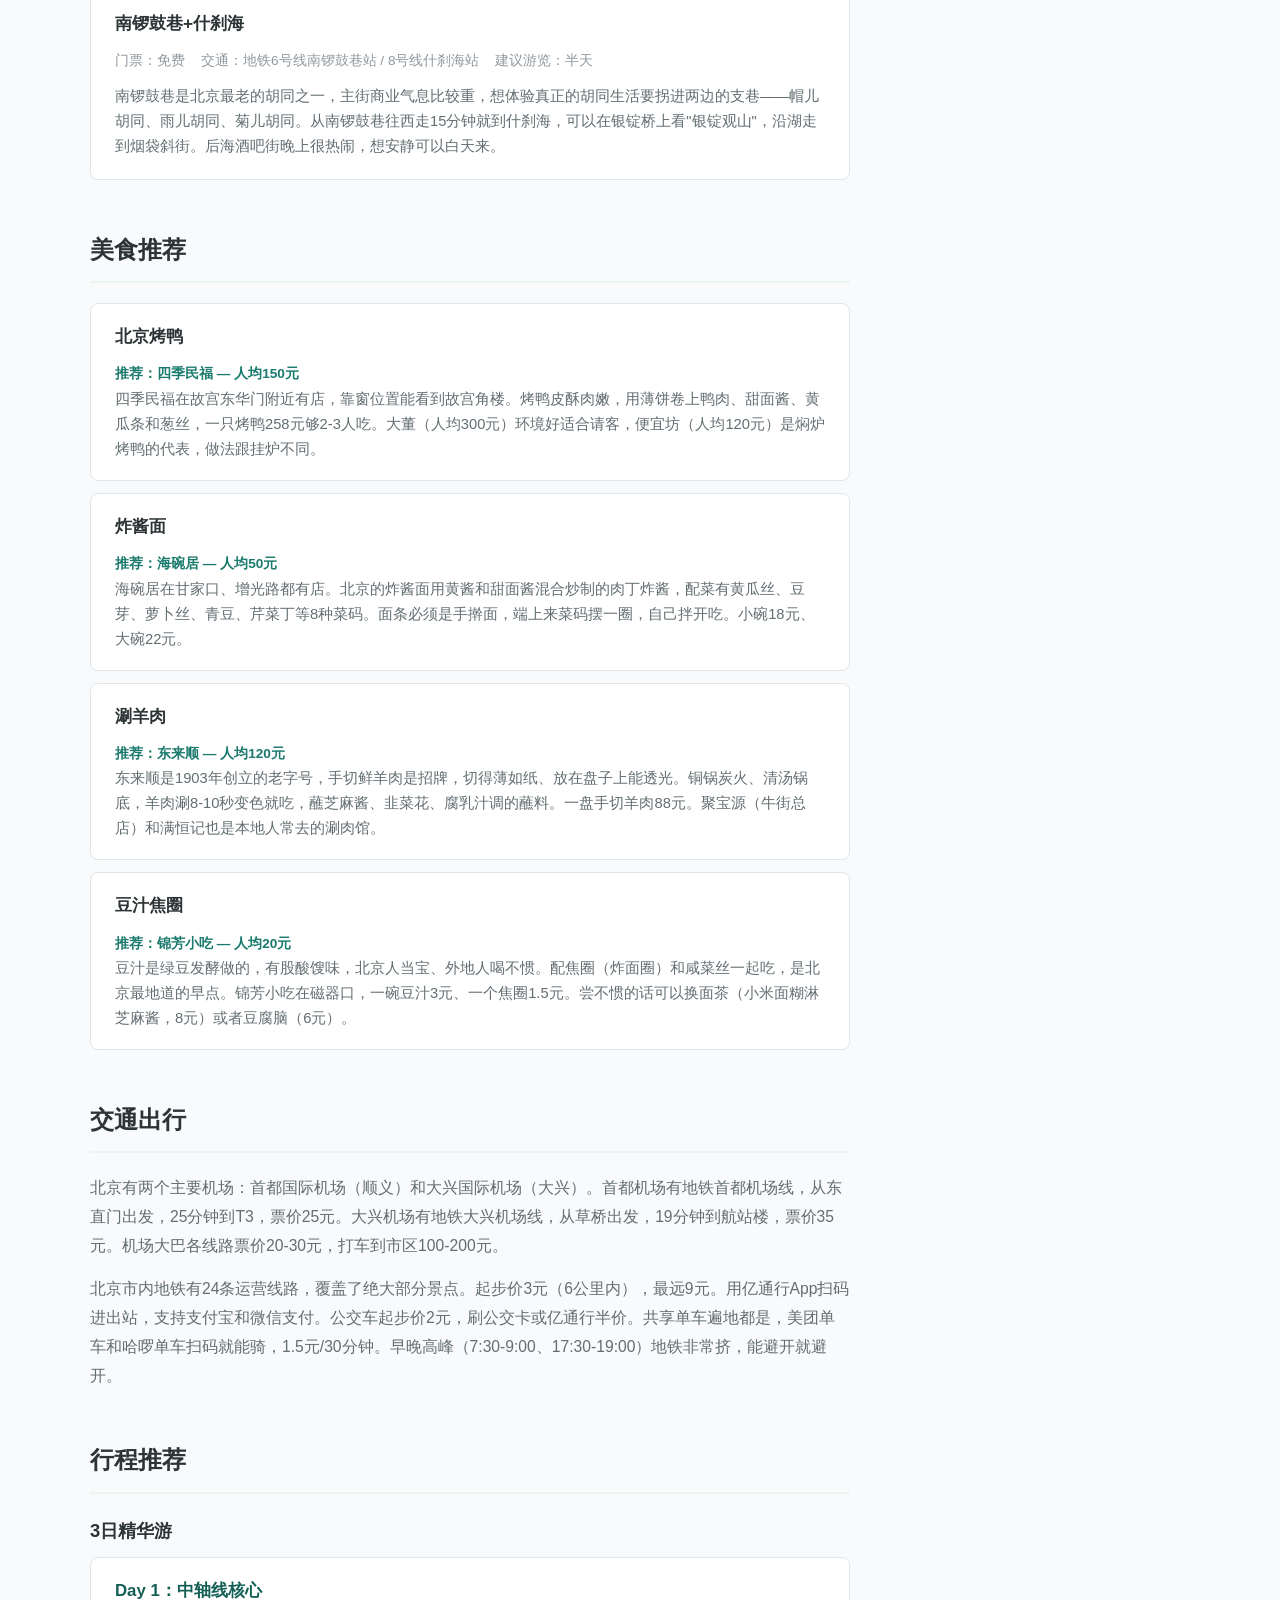
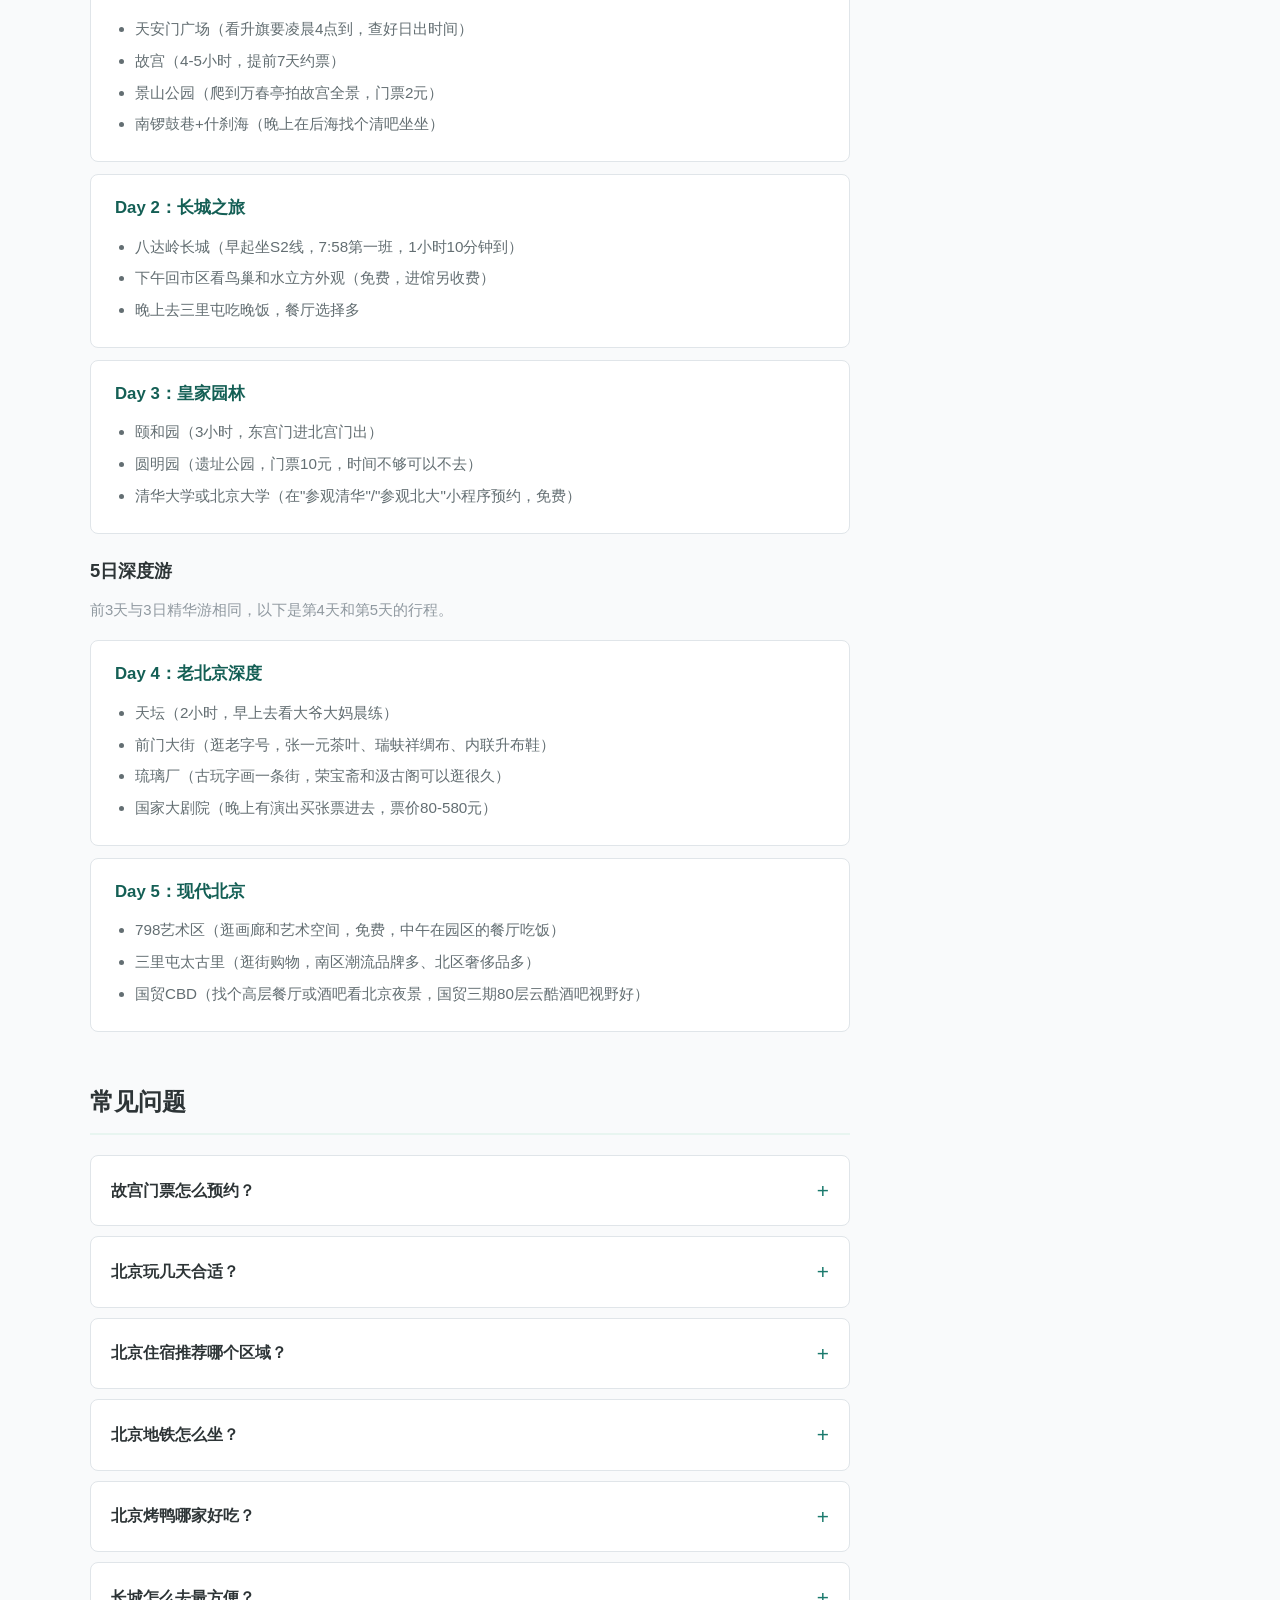
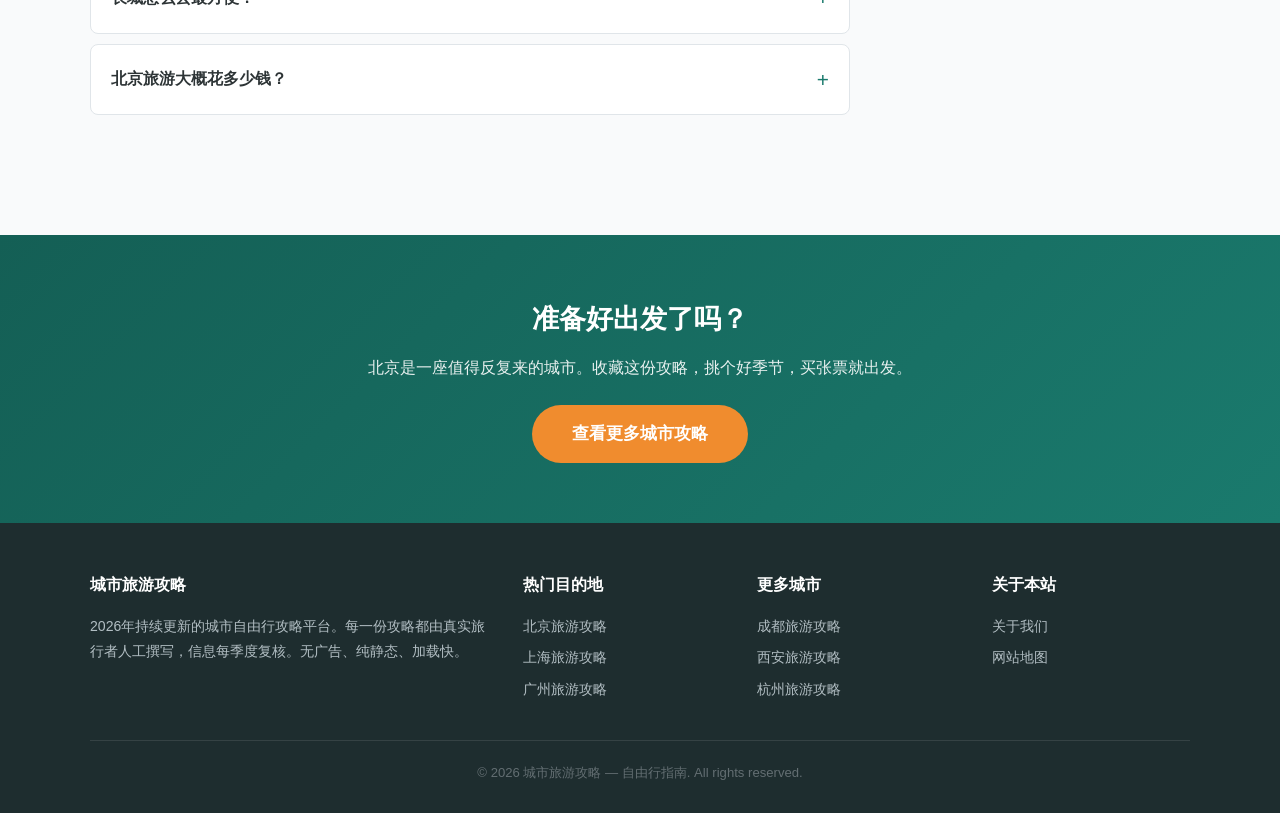
<file: cities/beijing.html>
<!DOCTYPE html>
<html lang="zh-CN">
<head>
<meta charset="UTF-8">
<meta name="viewport" content="width=device-width, initial-scale=1.0">
<title>北京旅游攻略2026 | 必去景点、美食推荐与行程规划</title>
<meta name="description" content="2026年最新北京旅游攻略，自由行必备指南：故宫门票60元预约攻略、八达岭长城40元交通指南、颐和园天坛门票价格、北京烤鸭涮羊肉炸酱面豆汁去哪吃、地铁24条线换乘攻略、前门王府井住宿推荐、3日精华游5日深度游行程规划，北京自由行景点美食路线全覆盖。">
<meta name="keywords" content="北京旅游攻略,北京自由行,北京景点,北京美食,故宫攻略,长城攻略,北京行程规划">
<meta name="robots" content="index, follow">
<link rel="canonical" href="https://travel-guide.example.com/cities/beijing.html">
<link rel="stylesheet" href="../css/style.css">

<meta property="og:title" content="北京旅游攻略2026 | 必去景点、美食推荐与行程规划">
<meta property="og:description" content="2026年最新北京旅游攻略，故宫门票预约、八达岭长城交通、烤鸭涮肉去哪吃、地铁换乘指南全覆盖。3日精华游与5日深度游行程推荐。">
<meta property="og:type" content="article">
<meta property="og:url" content="https://travel-guide.example.com/cities/beijing.html">
<meta property="og:locale" content="zh_CN">

<meta name="twitter:card" content="summary_large_image">
<meta name="twitter:title" content="北京旅游攻略2026 | 自由行指南">
<meta name="twitter:description" content="2026年最新北京旅游攻略，景点、美食、交通、行程全覆盖。">

<script type="application/ld+json">
{
  "@context": "https://schema.org",
  "@type": "Article",
  "headline": "北京旅游攻略2026 | 必去景点、美食推荐与行程规划",
  "description": "2026年最新北京旅游攻略，覆盖故宫、八达岭长城、颐和园、天坛等必去景点，北京烤鸭、涮羊肉、炸酱面等地道美食，地铁交通指南与3日5日行程规划。",
  "datePublished": "2026-06-04",
  "dateModified": "2026-06-04",
  "author": {
    "@type": "Organization",
    "name": "城市旅游攻略",
    "url": "https://travel-guide.example.com/"
  },
  "publisher": {
    "@type": "Organization",
    "name": "城市旅游攻略",
    "url": "https://travel-guide.example.com/"
  },
  "inLanguage": "zh-CN"
}
</script>

<script type="application/ld+json">
{
  "@context": "https://schema.org",
  "@type": "BreadcrumbList",
  "itemListElement": [
    {
      "@type": "ListItem",
      "position": 1,
      "name": "首页",
      "item": "https://travel-guide.example.com/"
    },
    {
      "@type": "ListItem",
      "position": 2,
      "name": "北京旅游攻略",
      "item": "https://travel-guide.example.com/cities/beijing.html"
    }
  ]
}
</script>

<script type="application/ld+json">
{
  "@context": "https://schema.org",
  "@type": "FAQPage",
  "mainEntity": [
    {
      "@type": "Question",
      "name": "故宫门票怎么预约？",
      "acceptedAnswer": {
        "@type": "Answer",
        "text": "故宫门票只能通过'故宫博物院'微信小程序提前预约，现场不售票。每天20:00放出7天后的票，旺季（4-10月）门票60元，淡季（11-3月）40元。珍宝馆和钟表馆各10元需单独预约。周一闭馆。旺季建议准时20:00抢票，几分钟就会约满。每个身份证限购1张，入馆需刷身份证。"
      }
    },
    {
      "@type": "Question",
      "name": "北京玩几天合适？",
      "acceptedAnswer": {
        "@type": "Answer",
        "text": "3天可以走完核心景点（故宫、长城、颐和园、天坛），适合周末加调休的短途游。5天能比较从容地走完主要景点，还能逛逛胡同、798艺术区、国家大剧院。7天以上可以把明十三陵、香山、雍和宫、国博等加进来，节奏会舒服很多。第一次来北京建议安排4-5天。"
      }
    },
    {
      "@type": "Question",
      "name": "北京住宿推荐哪个区域？",
      "acceptedAnswer": {
        "@type": "Answer",
        "text": "推荐住在前门-王府井-东单一带，地铁1号线和2号线交会，去天安门、故宫、天坛步行或地铁都很方便，经济酒店300-500元/晚。想要性价比高可以住西直门-积水潭附近，地铁2号线和4号线交会，200-350元/晚的连锁酒店选择多。南锣鼓巷周边有不少四合院民宿，体验好但价格偏高（500-800元/晚），隔音一般。"
      }
    },
    {
      "@type": "Question",
      "name": "北京地铁怎么坐？",
      "acceptedAnswer": {
        "@type": "Answer",
        "text": "北京地铁有24条线路，起步价3元（6公里内），最远9元。下载'亿通行'App绑定支付宝或微信，扫码进出站。也可以办一张一卡通，押金20元。地铁运营时间约5:00-23:00，各线路略有不同。重点记住几条线：1号线（东西向，走长安街，串天安门-王府井-国贸）、4号线（南北向，串颐和园-北大-西单-北京南站）、2号线（环线，串前门-北京站-雍和宫）。"
      }
    },
    {
      "@type": "Question",
      "name": "北京烤鸭哪家好吃？",
      "acceptedAnswer": {
        "@type": "Answer",
        "text": "本地人推荐四季民福，人均150元，故宫东华门店靠窗位能看到角楼，烤鸭258元/只够2-3人吃。大董烤鸭人均300元，环境好、适合请客，酥不腻系列是招牌。全聚德名气大但游客扎堆，本地人去得少。便宜坊是焖炉烤鸭的代表，做法跟挂炉不同，皮没那么脆但肉更嫩，人均120元。"
      }
    },
    {
      "@type": "Question",
      "name": "长城怎么去最方便？",
      "acceptedAnswer": {
        "@type": "Answer",
        "text": "去八达岭长城最推荐S2线市郊铁路，从黄土店站（地铁8号线/13号线霍营站）出发，1小时10分钟到八达岭站，票价6元，刷卡或亿通行乘车。877路公交从德胜门出发，约2小时，票价12元。自驾走京藏高速约1.5小时。缆车单程100元、往返140元。慕田峪长城人少景美，适合自驾或包车去（约2小时车程），门票45元。"
      }
    },
    {
      "@type": "Question",
      "name": "北京旅游大概花多少钱？",
      "acceptedAnswer": {
        "@type": "Answer",
        "text": "经济型3天游人均1500-2000元：经济酒店250元/晚×2+景点门票200元+餐饮300元+交通150元+其他。舒适型3天游人均2500-3500元：连锁酒店400元/晚×2+正餐+打车+演出门票。5天深度游人均3500-5000元可以玩得比较舒服。省钱技巧：景点门票学生证半价、公交亿通行半价、青旅床位60-80元/晚、超市买水和零食省不少。"
      }
    }
  ]
}
</script>
</head>
<body>

<nav class="nav" aria-label="主导航">
  <div class="nav-inner">
    <a href="../index.html" class="nav-logo">城市旅游攻略</a>
    <ul class="nav-links">
      <li><a href="#overview">城市概览</a></li>
      <li><a href="#attractions">必去景点</a></li>
      <li><a href="#food">美食推荐</a></li>
      <li><a href="#transport">交通出行</a></li>
      <li><a href="#itinerary">行程推荐</a></li>
      <li><a href="#faq">常见问题</a></li>
    </ul>
  </div>
</nav>

<nav class="breadcrumb" aria-label="面包屑导航">
  <a href="../index.html">首页</a><span>&gt;</span>北京旅游攻略
</nav>

<header class="city-hero">
  <h1>北京旅游攻略2026</h1>
  <span class="update-badge">2026年6月更新</span>
</header>

<main>
  <section class="section" id="overview" aria-labelledby="overview-heading">
    <div class="city-layout">
      <div class="city-main">
        <div class="city-section">
          <h2 id="overview-heading">城市概览</h2>
          <p>北京是中国的首都，有3000多年的建城史和800多年的建都史。这座城市同时装着故宫的红墙黄瓦和国贸的玻璃幕墙，早上在胡同里喝豆汁，下午就能去798看当代艺术展。北京有6处世界文化遗产——故宫、长城、颐和园、天坛、明十三陵、周口店遗址，这个密度在全国城市里排第一。</p>
          <p>2024年，"北京中轴线"被列入联合国教科文组织世界遗产名录。这条北起钟鼓楼、南至永定门、全长7.8公里的中轴线，串起了故宫、天安门、景山、天坛等核心景点。2026年来北京，沿着中轴线从北走到南，是理解这座城市最直接的方式。北京的公共交通非常发达，24条地铁线路覆盖了几乎所有景点，用亿通行App扫码就能坐。</p>
        </div>

        <div class="city-section" id="attractions">
          <h2>必去景点推荐</h2>
          <div class="attraction-list">
            <div class="attraction-item">
              <h3>故宫博物院</h3>
              <div class="attraction-meta">
                <span>门票：60元（旺季）/ 40元（淡季）</span>
                <span>交通：地铁1号线天安门东站B口，步行5分钟</span>
                <span>建议游览：4-5小时</span>
              </div>
              <p>故宫有9000多间房间，走中轴线（太和殿—中和殿—保和殿—乾清宫—御花园）大约2小时。想多看东西六宫和珍宝馆、钟表馆（各10元）得多留时间。必须在"故宫博物院"小程序提前预约，现场不卖票。周一闭馆。旺季晚上8点放票，几分钟就会约满。</p>
            </div>
            <div class="attraction-item">
              <h3>八达岭长城</h3>
              <div class="attraction-meta">
                <span>门票：40元（旺季）/ 35元（淡季）</span>
                <span>交通：S2线黄土店站出发，1小时10分钟，票价6元</span>
                <span>建议游览：半天</span>
              </div>
              <p>S2线从黄土店站（地铁8号线/13号线霍营站）上车，到八达岭站下车。877路公交从德胜门出发，约2小时，票价12元。缆车单程100元、往返140元，体力一般的可以坐缆车上、走路下。避开周末和节假日，长城上人挤人的体验很差。</p>
            </div>
            <div class="attraction-item">
              <h3>颐和园</h3>
              <div class="attraction-meta">
                <span>门票：30元（旺季）/ 20元（淡季）</span>
                <span>交通：地铁4号线北宫门站D口</span>
                <span>建议游览：3小时</span>
              </div>
              <p>颐和园是清代皇家园林，昆明湖占园区面积的四分之三。推荐路线：东宫门进—仁寿殿—长廊—排云殿—佛香阁（另收10元）—石舫—苏州街—北宫门出。长廊有728米，廊上彩绘有1.4万多幅，走一遍就等于看了一部中国历史故事集。</p>
            </div>
            <div class="attraction-item">
              <h3>天坛</h3>
              <div class="attraction-meta">
                <span>门票：15元（旺季）/ 10元（淡季）</span>
                <span>交通：地铁5号线天坛东门站A口</span>
                <span>建议游览：2小时</span>
              </div>
              <p>天坛是明清皇帝祭天的地方，祈年殿是北京的地标之一。早上8点前到，能看到北京大爷大妈在公园里踢毽子、打太极、写地书、唱京剧，比景点本身还有意思。回音壁和三音石可以试试，人少的时候效果明显。</p>
            </div>
            <div class="attraction-item">
              <h3>南锣鼓巷+什刹海</h3>
              <div class="attraction-meta">
                <span>门票：免费</span>
                <span>交通：地铁6号线南锣鼓巷站 / 8号线什刹海站</span>
                <span>建议游览：半天</span>
              </div>
              <p>南锣鼓巷是北京最老的胡同之一，主街商业气息比较重，想体验真正的胡同生活要拐进两边的支巷——帽儿胡同、雨儿胡同、菊儿胡同。从南锣鼓巷往西走15分钟就到什刹海，可以在银锭桥上看"银锭观山"，沿湖走到烟袋斜街。后海酒吧街晚上很热闹，想安静可以白天来。</p>
            </div>
          </div>
        </div>

        <div class="city-section" id="food">
          <h2>美食推荐</h2>
          <div class="food-list">
            <div class="food-item">
              <h3>北京烤鸭</h3>
              <div class="food-restaurant">推荐：四季民福 — 人均150元</div>
              <p>四季民福在故宫东华门附近有店，靠窗位置能看到故宫角楼。烤鸭皮酥肉嫩，用薄饼卷上鸭肉、甜面酱、黄瓜条和葱丝，一只烤鸭258元够2-3人吃。大董（人均300元）环境好适合请客，便宜坊（人均120元）是焖炉烤鸭的代表，做法跟挂炉不同。</p>
            </div>
            <div class="food-item">
              <h3>炸酱面</h3>
              <div class="food-restaurant">推荐：海碗居 — 人均50元</div>
              <p>海碗居在甘家口、增光路都有店。北京的炸酱面用黄酱和甜面酱混合炒制的肉丁炸酱，配菜有黄瓜丝、豆芽、萝卜丝、青豆、芹菜丁等8种菜码。面条必须是手擀面，端上来菜码摆一圈，自己拌开吃。小碗18元、大碗22元。</p>
            </div>
            <div class="food-item">
              <h3>涮羊肉</h3>
              <div class="food-restaurant">推荐：东来顺 — 人均120元</div>
              <p>东来顺是1903年创立的老字号，手切鲜羊肉是招牌，切得薄如纸、放在盘子上能透光。铜锅炭火、清汤锅底，羊肉涮8-10秒变色就吃，蘸芝麻酱、韭菜花、腐乳汁调的蘸料。一盘手切羊肉88元。聚宝源（牛街总店）和满恒记也是本地人常去的涮肉馆。</p>
            </div>
            <div class="food-item">
              <h3>豆汁焦圈</h3>
              <div class="food-restaurant">推荐：锦芳小吃 — 人均20元</div>
              <p>豆汁是绿豆发酵做的，有股酸馊味，北京人当宝、外地人喝不惯。配焦圈（炸面圈）和咸菜丝一起吃，是北京最地道的早点。锦芳小吃在磁器口，一碗豆汁3元、一个焦圈1.5元。尝不惯的话可以换面茶（小米面糊淋芝麻酱，8元）或者豆腐脑（6元）。</p>
            </div>
          </div>
        </div>

        <div class="city-section" id="transport">
          <h2>交通出行</h2>
          <p>北京有两个主要机场：首都国际机场（顺义）和大兴国际机场（大兴）。首都机场有地铁首都机场线，从东直门出发，25分钟到T3，票价25元。大兴机场有地铁大兴机场线，从草桥出发，19分钟到航站楼，票价35元。机场大巴各线路票价20-30元，打车到市区100-200元。</p>
          <p>北京市内地铁有24条运营线路，覆盖了绝大部分景点。起步价3元（6公里内），最远9元。用亿通行App扫码进出站，支持支付宝和微信支付。公交车起步价2元，刷公交卡或亿通行半价。共享单车遍地都是，美团单车和哈啰单车扫码就能骑，1.5元/30分钟。早晚高峰（7:30-9:00、17:30-19:00）地铁非常挤，能避开就避开。</p>
        </div>

        <div class="city-section" id="itinerary">
          <h2>行程推荐</h2>

          <h3>3日精华游</h3>
          <div class="itinerary-day">
            <h3>Day 1：中轴线核心</h3>
            <ul>
              <li>天安门广场（看升旗要凌晨4点到，查好日出时间）</li>
              <li>故宫（4-5小时，提前7天约票）</li>
              <li>景山公园（爬到万春亭拍故宫全景，门票2元）</li>
              <li>南锣鼓巷+什刹海（晚上在后海找个清吧坐坐）</li>
            </ul>
          </div>
          <div class="itinerary-day">
            <h3>Day 2：长城之旅</h3>
            <ul>
              <li>八达岭长城（早起坐S2线，7:58第一班，1小时10分钟到）</li>
              <li>下午回市区看鸟巢和水立方外观（免费，进馆另收费）</li>
              <li>晚上去三里屯吃晚饭，餐厅选择多</li>
            </ul>
          </div>
          <div class="itinerary-day">
            <h3>Day 3：皇家园林</h3>
            <ul>
              <li>颐和园（3小时，东宫门进北宫门出）</li>
              <li>圆明园（遗址公园，门票10元，时间不够可以不去）</li>
              <li>清华大学或北京大学（在"参观清华"/"参观北大"小程序预约，免费）</li>
            </ul>
          </div>

          <h3>5日深度游</h3>
          <p style="font-size:0.93rem;color:var(--text-muted);margin-bottom:16px;">前3天与3日精华游相同，以下是第4天和第5天的行程。</p>
          <div class="itinerary-day">
            <h3>Day 4：老北京深度</h3>
            <ul>
              <li>天坛（2小时，早上去看大爷大妈晨练）</li>
              <li>前门大街（逛老字号，张一元茶叶、瑞蚨祥绸布、内联升布鞋）</li>
              <li>琉璃厂（古玩字画一条街，荣宝斋和汲古阁可以逛很久）</li>
              <li>国家大剧院（晚上有演出买张票进去，票价80-580元）</li>
            </ul>
          </div>
          <div class="itinerary-day">
            <h3>Day 5：现代北京</h3>
            <ul>
              <li>798艺术区（逛画廊和艺术空间，免费，中午在园区的餐厅吃饭）</li>
              <li>三里屯太古里（逛街购物，南区潮流品牌多、北区奢侈品多）</li>
              <li>国贸CBD（找个高层餐厅或酒吧看北京夜景，国贸三期80层云酷酒吧视野好）</li>
            </ul>
          </div>
        </div>

        <div class="city-section" id="faq">
          <h2>常见问题</h2>
          <div class="faq-list">
            <div class="faq-item">
              <div class="faq-q" onclick="this.parentElement.classList.toggle('open')" role="button" aria-expanded="false">故宫门票怎么预约？</div>
              <div class="faq-a">
                <p>故宫门票只能通过"故宫博物院"微信小程序提前预约，现场不售票。每天20:00放出7天后的票，旺季（4-10月）门票60元，淡季（11-3月）40元。珍宝馆和钟表馆各10元需单独预约。周一闭馆。旺季建议准时20:00抢票，几分钟就会约满。每个身份证限购1张，入馆需刷身份证。</p>
              </div>
            </div>
            <div class="faq-item">
              <div class="faq-q" onclick="this.parentElement.classList.toggle('open')" role="button" aria-expanded="false">北京玩几天合适？</div>
              <div class="faq-a">
                <p>3天可以走完核心景点（故宫、长城、颐和园、天坛），适合周末加调休的短途游。5天能比较从容地走完主要景点，还能逛逛胡同、798艺术区、国家大剧院。7天以上可以把明十三陵、香山、雍和宫、国博等加进来，节奏会舒服很多。第一次来北京建议安排4-5天。</p>
              </div>
            </div>
            <div class="faq-item">
              <div class="faq-q" onclick="this.parentElement.classList.toggle('open')" role="button" aria-expanded="false">北京住宿推荐哪个区域？</div>
              <div class="faq-a">
                <p>推荐住在前门-王府井-东单一带，地铁1号线和2号线交会，去天安门、故宫、天坛都很方便，经济酒店300-500元/晚。想要性价比高可以住西直门-积水潭附近，地铁2号线和4号线交会，200-350元/晚的连锁酒店选择多。南锣鼓巷周边有不少四合院民宿，体验好但价格偏高（500-800元/晚），隔音一般。</p>
              </div>
            </div>
            <div class="faq-item">
              <div class="faq-q" onclick="this.parentElement.classList.toggle('open')" role="button" aria-expanded="false">北京地铁怎么坐？</div>
              <div class="faq-a">
                <p>北京地铁有24条线路，起步价3元（6公里内），最远9元。下载"亿通行"App绑定支付宝或微信，扫码进出站。地铁运营时间约5:00-23:00，各线路略有不同。重点记住几条线：1号线东西向走长安街，串天安门-王府井-国贸；4号线南北向，串颐和园-北大-西单-北京南站；2号线是环线，串前门-北京站-雍和宫。</p>
              </div>
            </div>
            <div class="faq-item">
              <div class="faq-q" onclick="this.parentElement.classList.toggle('open')" role="button" aria-expanded="false">北京烤鸭哪家好吃？</div>
              <div class="faq-a">
                <p>本地人推荐四季民福，人均150元，故宫东华门店靠窗位能看到角楼，烤鸭258元/只够2-3人吃。大董烤鸭人均300元，环境好适合请客，酥不腻系列是招牌。全聚德名气大但游客扎堆，本地人去得少。便宜坊是焖炉烤鸭的代表，皮没那么脆但肉更嫩，人均120元。</p>
              </div>
            </div>
            <div class="faq-item">
              <div class="faq-q" onclick="this.parentElement.classList.toggle('open')" role="button" aria-expanded="false">长城怎么去最方便？</div>
              <div class="faq-a">
                <p>去八达岭长城最推荐S2线市郊铁路，从黄土店站（地铁8号线/13号线霍营站）出发，1小时10分钟到八达岭站，票价6元。877路公交从德胜门出发，约2小时，票价12元。缆车单程100元、往返140元。慕田峪长城人少景美，适合自驾或包车去，约2小时车程，门票45元。</p>
              </div>
            </div>
            <div class="faq-item">
              <div class="faq-q" onclick="this.parentElement.classList.toggle('open')" role="button" aria-expanded="false">北京旅游大概花多少钱？</div>
              <div class="faq-a">
                <p>经济型3天游人均1500-2000元：经济酒店250元/晚×2+景点门票200元+餐饮300元+交通150元+其他。舒适型3天游人均2500-3500元：连锁酒店400元/晚×2+正餐+打车+演出门票。5天深度游人均3500-5000元可以玩得比较舒服。省钱技巧：景点门票学生证半价、公交亿通行半价、青旅床位60-80元/晚。</p>
              </div>
            </div>
          </div>
        </div>
      </div>

      <aside class="city-sidebar">
        <div class="sidebar-card">
          <h3>行前必读</h3>
          <div class="sidebar-info-item">
            <span class="sidebar-info-label">最佳季节</span>
            <span class="sidebar-info-value">4-5月 / 9-10月</span>
          </div>
          <div class="sidebar-info-item">
            <span class="sidebar-info-label">建议天数</span>
            <span class="sidebar-info-value">3-5天</span>
          </div>
          <div class="sidebar-info-item">
            <span class="sidebar-info-label">人均预算</span>
            <span class="sidebar-info-value">2000-3500元</span>
          </div>
          <div class="sidebar-info-item">
            <span class="sidebar-info-label">机场交通</span>
            <span class="sidebar-info-value">大兴线 / 首都线</span>
          </div>
          <div class="sidebar-info-item">
            <span class="sidebar-info-label">必备物品</span>
            <span class="sidebar-info-value">身份证、亿通行App、充电宝、防晒霜</span>
          </div>
        </div>

        <div class="sidebar-card">
          <h3>其他城市</h3>
          <ul class="sidebar-city-list">
            <li><a href="shanghai.html">上海旅游攻略</a></li>
            <li><a href="guangzhou.html">广州旅游攻略</a></li>
            <li><a href="chengdu.html">成都旅游攻略</a></li>
            <li><a href="xian.html">西安旅游攻略</a></li>
            <li><a href="hangzhou.html">杭州旅游攻略</a></li>
          </ul>
        </div>
      </aside>
    </div>
  </section>

  <section class="cta-band">
    <h2>准备好出发了吗？</h2>
    <p>北京是一座值得反复来的城市。收藏这份攻略，挑个好季节，买张票就出发。</p>
    <a href="../index.html" class="btn-primary">查看更多城市攻略</a>
  </section>
</main>

<footer class="footer">
  <div class="footer-inner">
    <div class="footer-col">
      <h3>城市旅游攻略</h3>
      <p style="font-size:0.88rem;line-height:1.8;">2026年持续更新的城市自由行攻略平台。每一份攻略都由真实旅行者人工撰写，信息每季度复核。无广告、纯静态、加载快。</p>
    </div>
    <div class="footer-col">
      <h3>热门目的地</h3>
      <ul>
        <li><a href="beijing.html">北京旅游攻略</a></li>
        <li><a href="shanghai.html">上海旅游攻略</a></li>
        <li><a href="guangzhou.html">广州旅游攻略</a></li>
      </ul>
    </div>
    <div class="footer-col">
      <h3>更多城市</h3>
      <ul>
        <li><a href="chengdu.html">成都旅游攻略</a></li>
        <li><a href="xian.html">西安旅游攻略</a></li>
        <li><a href="hangzhou.html">杭州旅游攻略</a></li>
      </ul>
    </div>
    <div class="footer-col">
      <h3>关于本站</h3>
      <ul>
        <li><a href="../index.html#about">关于我们</a></li>
        <li><a href="../sitemap.xml">网站地图</a></li>
      </ul>
    </div>
  </div>
  <div class="footer-bottom">
    <p>&copy; 2026 城市旅游攻略 — 自由行指南. All rights reserved.</p>
  </div>
</footer>

</body>
</html>
</file>
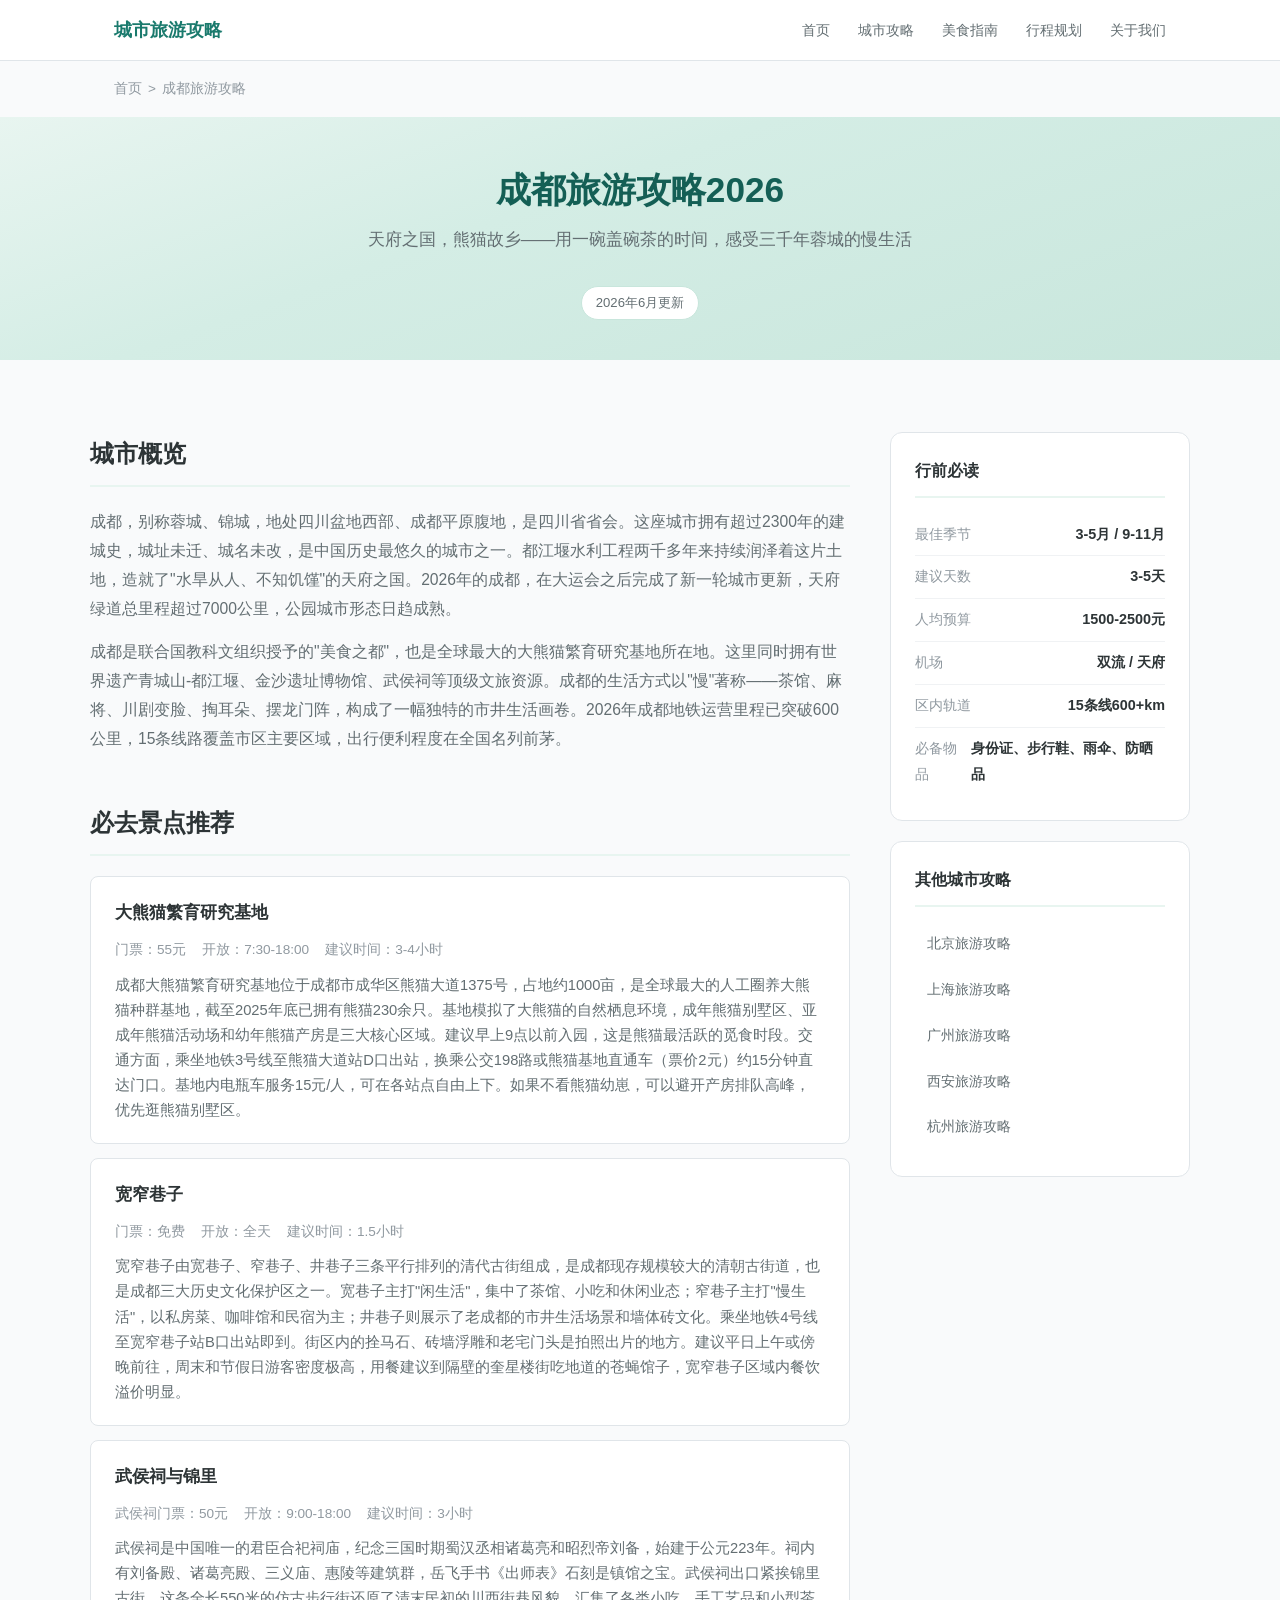
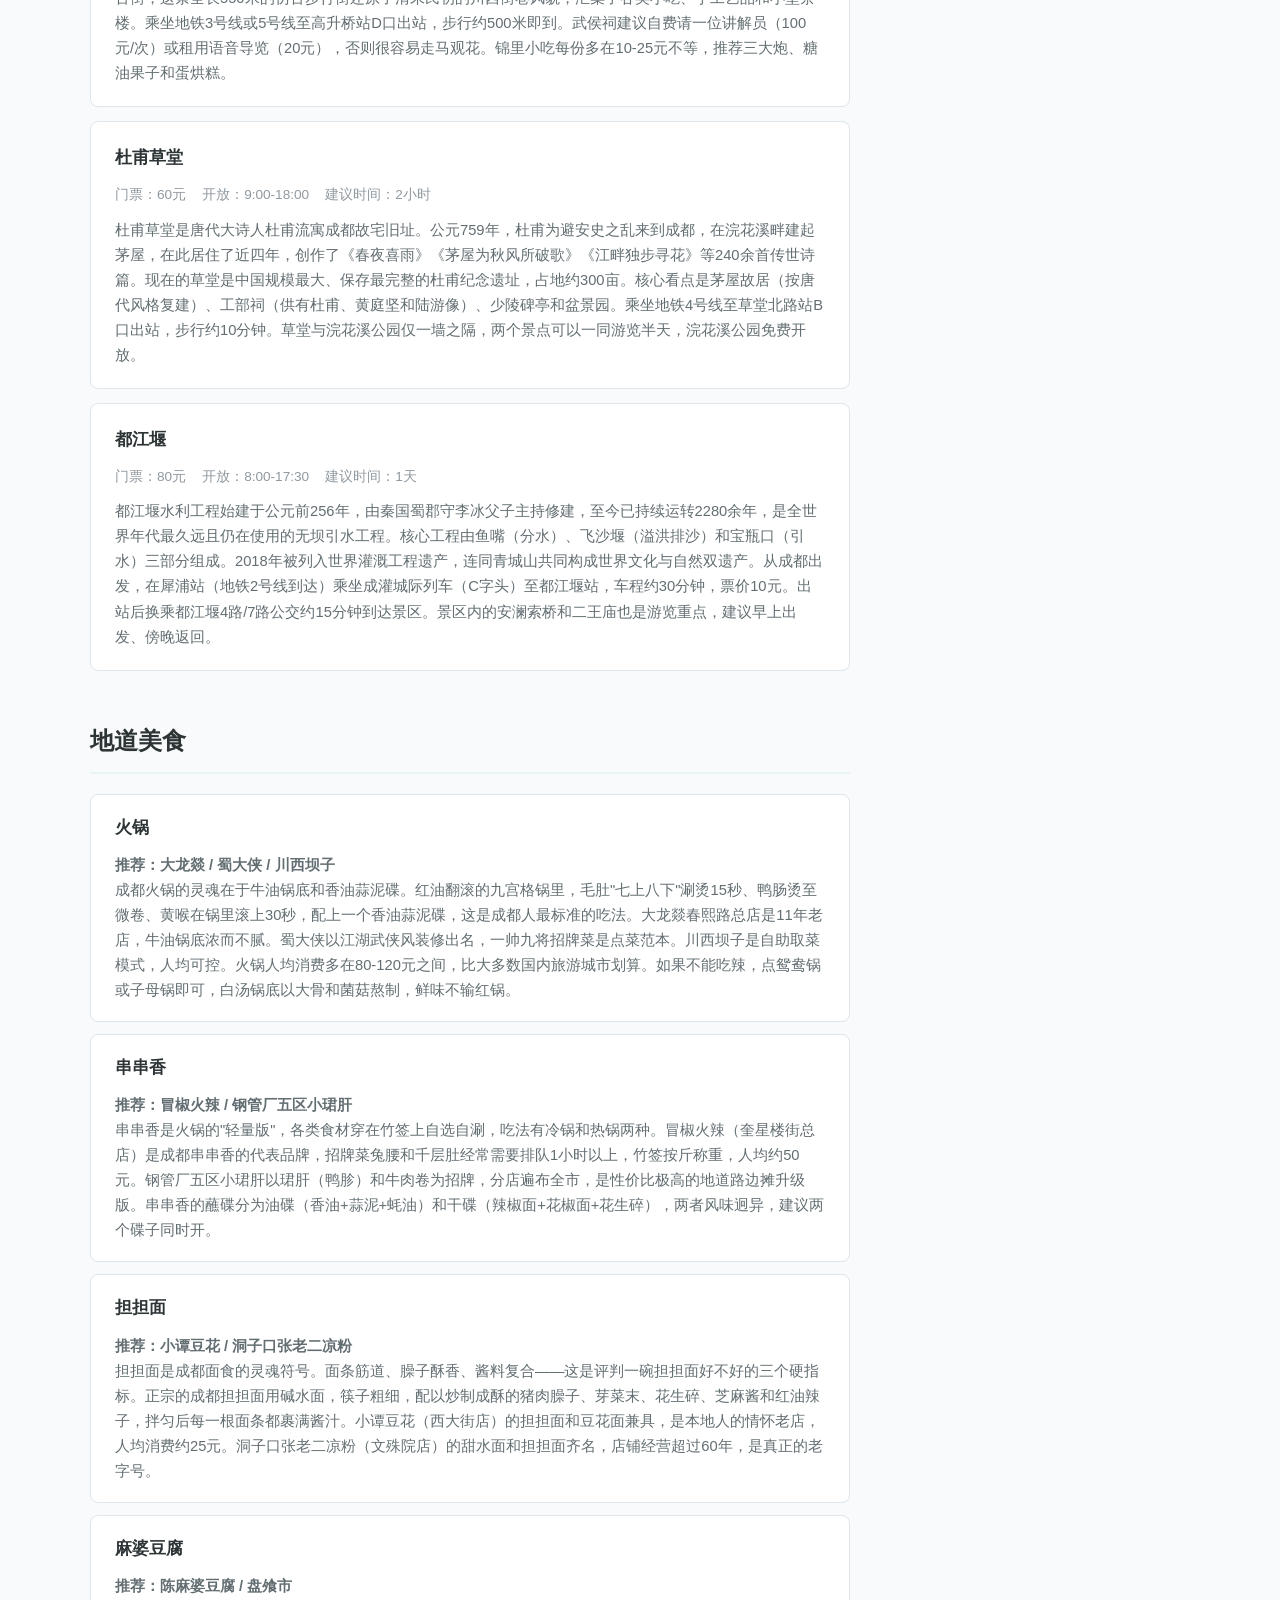
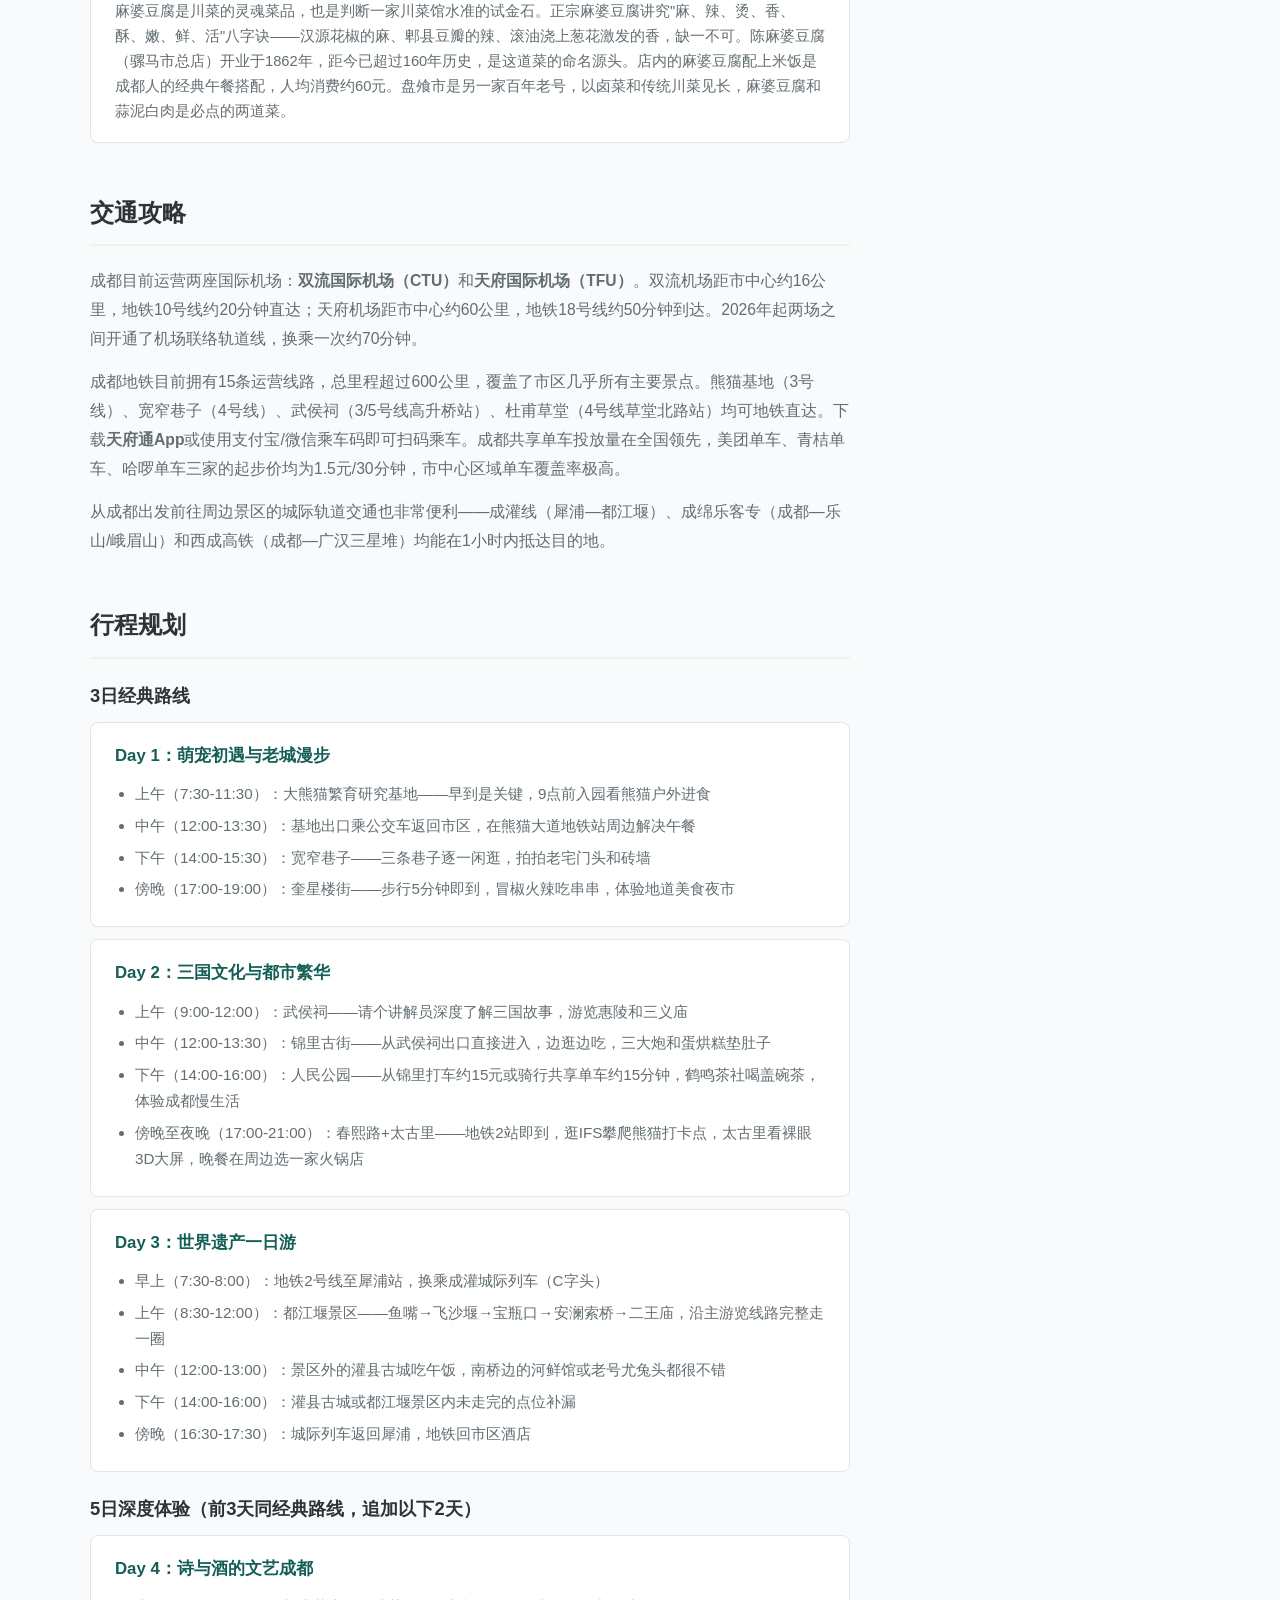
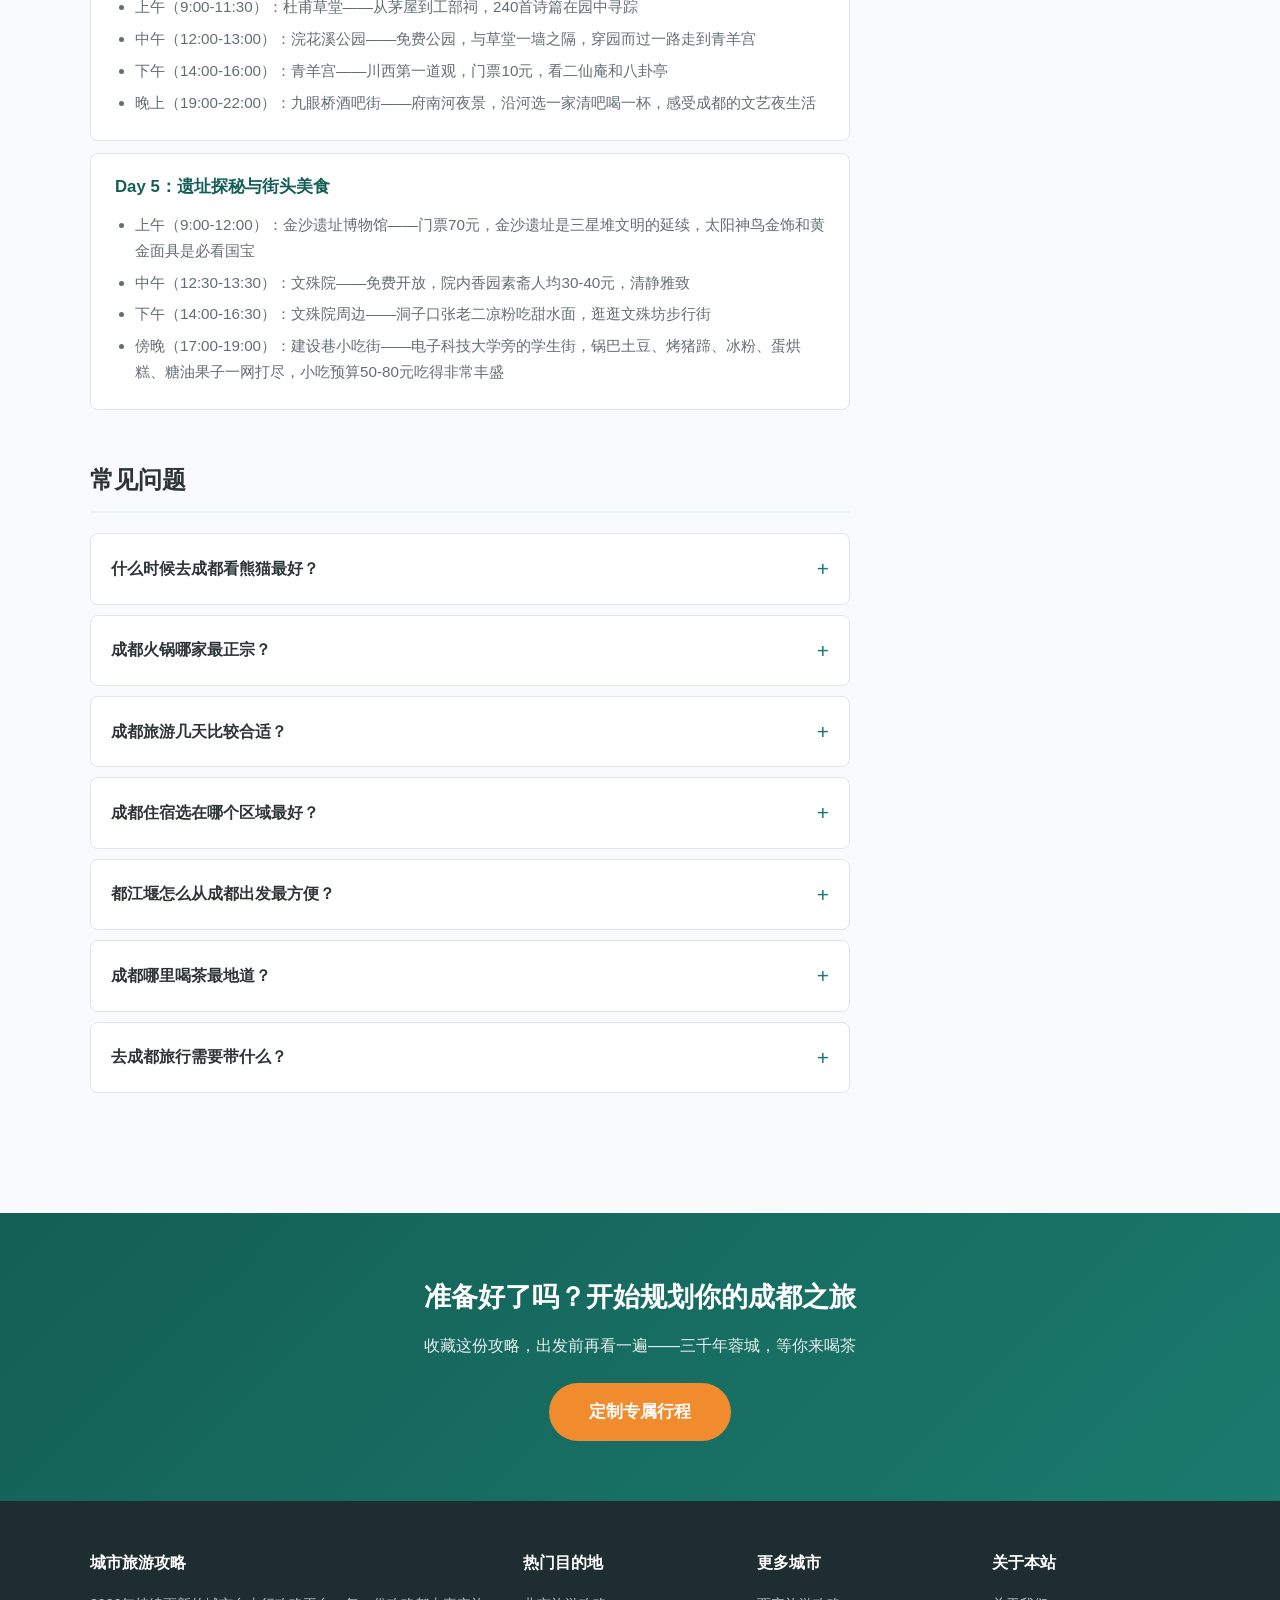
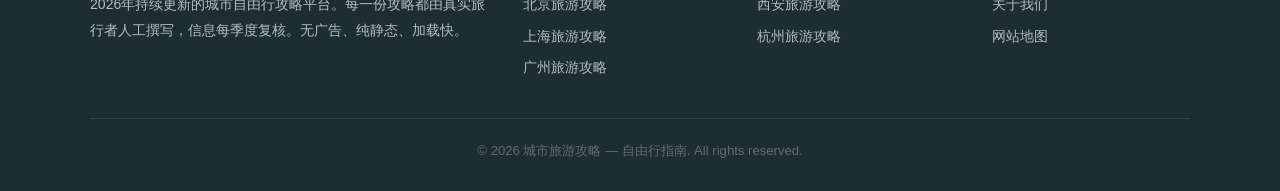
<file: cities/chengdu.html>
<!DOCTYPE html>
<html lang="zh-CN">
<head>
  <meta charset="UTF-8">
  <meta name="viewport" content="width=device-width, initial-scale=1.0">
  <title>成都旅游攻略2026 | 必去景点、美食推荐与行程规划</title>
  <meta name="description" content="2026成都旅游攻略自由行全指南：涵盖大熊猫繁育研究基地、宽窄巷子等必去景点推荐，地道火锅串串香等美食盘点，含门票价格、交通路线与3日5日行程规划。">
  <link rel="canonical" href="https://travel-guide.example.com/cities/chengdu.html">
  <link rel="stylesheet" href="../css/style.css">

  <script type="application/ld+json">
  {
    "@context": "https://schema.org",
    "@type": "Article",
    "headline": "成都旅游攻略2026 | 必去景点、美食推荐与行程规划",
    "description": "2026成都旅游攻略自由行全指南：涵盖大熊猫繁育研究基地、宽窄巷子等必去景点推荐，地道火锅串串香等美食盘点，含门票价格、交通路线与3日5日行程规划。",
    "datePublished": "2026-06-01",
    "dateModified": "2026-06-04",
    "author": {
      "@type": "Organization",
      "name": "城市旅游攻略"
    },
    "image": "https://travel-guide.example.com/images/chengdu-hero.jpg",
    "publisher": {
      "@type": "Organization",
      "name": "城市旅游攻略",
      "url": "https://travel-guide.example.com"
    }
  }
  </script>

  <script type="application/ld+json">
  {
    "@context": "https://schema.org",
    "@type": "BreadcrumbList",
    "itemListElement": [
      {
        "@type": "ListItem",
        "position": 1,
        "name": "首页",
        "item": "https://travel-guide.example.com/"
      },
      {
        "@type": "ListItem",
        "position": 2,
        "name": "成都旅游攻略",
        "item": "https://travel-guide.example.com/cities/chengdu.html"
      }
    ]
  }
  </script>

  <script type="application/ld+json">
  {
    "@context": "https://schema.org",
    "@type": "FAQPage",
    "mainEntity": [
      {
        "@type": "Question",
        "name": "什么时候去成都看熊猫最好？",
        "acceptedAnswer": {
          "@type": "Answer",
          "text": "早上8:00-10:00是熊猫最活跃的时段，气温凉爽，熊猫会在室外活动区进食和玩耍。3-5月和9-11月天气温和，熊猫更愿意到户外活动。夏季高温时段（11:00以后）熊猫通常会回到室内空调房睡觉。建议早上7:30前到达大熊猫繁育研究基地门口排队，9点以前入园能看到最活泼的熊猫。"
        }
      },
      {
        "@type": "Question",
        "name": "成都火锅哪家最正宗？",
        "acceptedAnswer": {
          "@type": "Answer",
          "text": "成都本地人常去的火锅店包括：大龙燚（春熙路总店，牛油锅底浓郁，人均80-100元）、蜀大侠（多家分店，江湖风装修，人均90-120元）、川西坝子（自助式取菜，人均70-90元）、小龙坎（网红品牌，人均100-130元）。如果想吃地道市井火锅，可以试试青年火锅或电台巷火锅。成都火锅重在牛油锅底和香油碟，蘸料配方是：蒜泥+香油+蚝油+香菜+葱花。"
        }
      },
      {
        "@type": "Question",
        "name": "成都旅游几天合适？",
        "acceptedAnswer": {
          "@type": "Answer",
          "text": "紧凑游玩建议3天：Day1熊猫基地+市区景点，Day2武侯祠+锦里+春熙路，Day3都江堰一日游。深度体验建议5天：在3天基础上增加杜甫草堂、金沙遗址博物馆、人民公园茶馆、九眼桥酒吧街等。如果想再去青城山、乐山大佛或峨眉山，需要增加到7-8天。"
        }
      },
      {
        "@type": "Question",
        "name": "成都住宿选哪个区域？",
        "acceptedAnswer": {
          "@type": "Answer",
          "text": "春熙路/太古里商圈：交通便利，地铁1/2/3号线交汇，购物餐饮集中，适合首次到访，酒店价格300-800元/晚。宽窄巷子周边：民宿和精品酒店集中，氛围好，价格200-500元/晚。文殊院/骡马市区域：性价比高，安静，价格150-300元/晚。高新南区：商务区，五星级酒店集中，适合商务出行。建议选择地铁站800米以内的住宿，出行方便。"
        }
      },
      {
        "@type": "Question",
        "name": "都江堰怎么从成都出发？",
        "acceptedAnswer": {
          "@type": "Answer",
          "text": "最便捷的方式是在犀浦站乘坐成灌城际列车（C字头），车程约30分钟，票价10元。犀浦站可乘坐地铁2号线到达。到达都江堰站后，出站换乘都江堰4路或7路公交直达景区大门，约15分钟。也可以选择从成都茶店子客运站乘坐大巴，车程约1小时，票价约20元。景区门票80元，建议游玩时间4-5小时，可结合南桥和灌县古城一日游。"
        }
      },
      {
        "@type": "Question",
        "name": "成都哪里喝茶最地道？",
        "acceptedAnswer": {
          "@type": "Answer",
          "text": "人民公园鹤鸣茶社是成都最有名的茶馆，始建于1923年，盖碗茶15-30元/杯，可以体验掏耳朵（30元）。望江楼公园内的茶馆临江而建，环境清幽，竹椅木桌极有老成都味道，盖碗茶10-20元。大慈寺内的禅茶堂在闹市中取静，茶资20-35元。文殊院香园茶社提供素斋和禅茶，人均30-50元。成都的茶馆文化讲究的是'摆龙门阵'——喝茶聊天消磨时光，不必赶时间。"
        }
      },
      {
        "@type": "Question",
        "name": "成都旅游需要注意什么？",
        "acceptedAnswer": {
          "@type": "Answer",
          "text": "成都天气方面：夏季（6-8月）闷热多雨，平均气温28-34°C，需带雨伞和防晒用品；冬季（12-2月）湿冷，气温5-10°C，需要羽绒服。饮食方面：如果不能吃辣，点菜时说明'微辣'或'不辣'，火锅可点鸳鸯锅。出行方面：下载天府通App乘坐公交地铁，或使用支付宝/微信乘车码。成都共享单车（美团/青桔/哈啰）非常方便，市中心区域单车覆盖密集。机场方面：双流机场距市中心约16公里，地铁10号线直达；天府机场距市中心约60公里，地铁18号线约50分钟到达。"
        }
      },
      {
        "@type": "Question",
        "name": "成都周边有哪些值得去的景点？",
        "acceptedAnswer": {
          "@type": "Answer",
          "text": "青城山-都江堰（世界遗产，距成都50公里）：前山问道后山观景，门票前山80元后山20元。乐山大佛（距成都140公里）：高铁乐山站下车约50分钟，门票80元。峨眉山（距成都160公里）：高铁峨眉山站约1.5小时，门票旺季160元淡季110元。三星堆博物馆（距成都40公里，广汉市）：2023年新馆开放后面貌全新，门票72元，高铁广汉北站20分钟。西岭雪山（距成都95公里）：杜甫'窗含西岭千秋雪'所写即此处，冬季滑雪胜地。"
        }
      }
    ]
  }
  </script>
</head>
<body>

  <!-- Navigation -->
  <nav class="nav">
    <div class="nav-inner">
      <a href="/" class="nav-logo">城市旅游攻略</a>
      <ul class="nav-links">
        <li><a href="/">首页</a></li>
        <li><a href="/cities/">城市攻略</a></li>
        <li><a href="/food/">美食指南</a></li>
        <li><a href="/itinerary/">行程规划</a></li>
        <li><a href="/about/">关于我们</a></li>
      </ul>
    </div>
  </nav>

  <!-- Breadcrumb -->
  <div class="breadcrumb">
    <a href="/">首页</a><span>&gt;</span>成都旅游攻略
  </div>

  <!-- City Hero -->
  <header class="city-hero">
    <h1>成都旅游攻略2026</h1>
    <p class="hero-subtitle">天府之国，熊猫故乡——用一碗盖碗茶的时间，感受三千年蓉城的慢生活</p>
    <span class="update-badge">2026年6月更新</span>
  </header>

  <!-- Main Content Section -->
  <section class="section">
    <div class="city-layout">

      <!-- Main Column -->
      <div class="city-main">

        <!-- Overview -->
        <div class="city-section" id="overview">
          <h2>城市概览</h2>
          <p>成都，别称蓉城、锦城，地处四川盆地西部、成都平原腹地，是四川省省会。这座城市拥有超过2300年的建城史，城址未迁、城名未改，是中国历史最悠久的城市之一。都江堰水利工程两千多年来持续润泽着这片土地，造就了"水旱从人、不知饥馑"的天府之国。2026年的成都，在大运会之后完成了新一轮城市更新，天府绿道总里程超过7000公里，公园城市形态日趋成熟。</p>
          <p>成都是联合国教科文组织授予的"美食之都"，也是全球最大的大熊猫繁育研究基地所在地。这里同时拥有世界遗产青城山-都江堰、金沙遗址博物馆、武侯祠等顶级文旅资源。成都的生活方式以"慢"著称——茶馆、麻将、川剧变脸、掏耳朵、摆龙门阵，构成了一幅独特的市井生活画卷。2026年成都地铁运营里程已突破600公里，15条线路覆盖市区主要区域，出行便利程度在全国名列前茅。</p>
        </div>

        <!-- Attractions -->
        <div class="city-section" id="attractions">
          <h2>必去景点推荐</h2>
          <div class="attraction-list">

            <div class="attraction-item">
              <h3>大熊猫繁育研究基地</h3>
              <div class="attraction-meta">
                <span>门票：55元</span>
                <span>开放：7:30-18:00</span>
                <span>建议时间：3-4小时</span>
              </div>
              <p>成都大熊猫繁育研究基地位于成都市成华区熊猫大道1375号，占地约1000亩，是全球最大的人工圈养大熊猫种群基地，截至2025年底已拥有熊猫230余只。基地模拟了大熊猫的自然栖息环境，成年熊猫别墅区、亚成年熊猫活动场和幼年熊猫产房是三大核心区域。建议早上9点以前入园，这是熊猫最活跃的觅食时段。交通方面，乘坐地铁3号线至熊猫大道站D口出站，换乘公交198路或熊猫基地直通车（票价2元）约15分钟直达门口。基地内电瓶车服务15元/人，可在各站点自由上下。如果不看熊猫幼崽，可以避开产房排队高峰，优先逛熊猫别墅区。</p>
            </div>

            <div class="attraction-item">
              <h3>宽窄巷子</h3>
              <div class="attraction-meta">
                <span>门票：免费</span>
                <span>开放：全天</span>
                <span>建议时间：1.5小时</span>
              </div>
              <p>宽窄巷子由宽巷子、窄巷子、井巷子三条平行排列的清代古街组成，是成都现存规模较大的清朝古街道，也是成都三大历史文化保护区之一。宽巷子主打"闲生活"，集中了茶馆、小吃和休闲业态；窄巷子主打"慢生活"，以私房菜、咖啡馆和民宿为主；井巷子则展示了老成都的市井生活场景和墙体砖文化。乘坐地铁4号线至宽窄巷子站B口出站即到。街区内的拴马石、砖墙浮雕和老宅门头是拍照出片的地方。建议平日上午或傍晚前往，周末和节假日游客密度极高，用餐建议到隔壁的奎星楼街吃地道的苍蝇馆子，宽窄巷子区域内餐饮溢价明显。</p>
            </div>

            <div class="attraction-item">
              <h3>武侯祠与锦里</h3>
              <div class="attraction-meta">
                <span>武侯祠门票：50元</span>
                <span>开放：9:00-18:00</span>
                <span>建议时间：3小时</span>
              </div>
              <p>武侯祠是中国唯一的君臣合祀祠庙，纪念三国时期蜀汉丞相诸葛亮和昭烈帝刘备，始建于公元223年。祠内有刘备殿、诸葛亮殿、三义庙、惠陵等建筑群，岳飞手书《出师表》石刻是镇馆之宝。武侯祠出口紧挨锦里古街，这条全长550米的仿古步行街还原了清末民初的川西街巷风貌，汇集了各类小吃、手工艺品和小型茶楼。乘坐地铁3号线或5号线至高升桥站D口出站，步行约500米即到。武侯祠建议自费请一位讲解员（100元/次）或租用语音导览（20元），否则很容易走马观花。锦里小吃每份多在10-25元不等，推荐三大炮、糖油果子和蛋烘糕。</p>
            </div>

            <div class="attraction-item">
              <h3>杜甫草堂</h3>
              <div class="attraction-meta">
                <span>门票：60元</span>
                <span>开放：9:00-18:00</span>
                <span>建议时间：2小时</span>
              </div>
              <p>杜甫草堂是唐代大诗人杜甫流寓成都故宅旧址。公元759年，杜甫为避安史之乱来到成都，在浣花溪畔建起茅屋，在此居住了近四年，创作了《春夜喜雨》《茅屋为秋风所破歌》《江畔独步寻花》等240余首传世诗篇。现在的草堂是中国规模最大、保存最完整的杜甫纪念遗址，占地约300亩。核心看点是茅屋故居（按唐代风格复建）、工部祠（供有杜甫、黄庭坚和陆游像）、少陵碑亭和盆景园。乘坐地铁4号线至草堂北路站B口出站，步行约10分钟。草堂与浣花溪公园仅一墙之隔，两个景点可以一同游览半天，浣花溪公园免费开放。</p>
            </div>

            <div class="attraction-item">
              <h3>都江堰</h3>
              <div class="attraction-meta">
                <span>门票：80元</span>
                <span>开放：8:00-17:30</span>
                <span>建议时间：1天</span>
              </div>
              <p>都江堰水利工程始建于公元前256年，由秦国蜀郡守李冰父子主持修建，至今已持续运转2280余年，是全世界年代最久远且仍在使用的无坝引水工程。核心工程由鱼嘴（分水）、飞沙堰（溢洪排沙）和宝瓶口（引水）三部分组成。2018年被列入世界灌溉工程遗产，连同青城山共同构成世界文化与自然双遗产。从成都出发，在犀浦站（地铁2号线到达）乘坐成灌城际列车（C字头）至都江堰站，车程约30分钟，票价10元。出站后换乘都江堰4路/7路公交约15分钟到达景区。景区内的安澜索桥和二王庙也是游览重点，建议早上出发、傍晚返回。</p>
            </div>

          </div>
        </div>

        <!-- Food -->
        <div class="city-section" id="food">
          <h2>地道美食</h2>
          <div class="food-list">

            <div class="food-item">
              <h3>火锅</h3>
              <p class="food-restaurant">推荐：大龙燚 / 蜀大侠 / 川西坝子</p>
              <p>成都火锅的灵魂在于牛油锅底和香油蒜泥碟。红油翻滚的九宫格锅里，毛肚"七上八下"涮烫15秒、鸭肠烫至微卷、黄喉在锅里滚上30秒，配上一个香油蒜泥碟，这是成都人最标准的吃法。大龙燚春熙路总店是11年老店，牛油锅底浓而不腻。蜀大侠以江湖武侠风装修出名，一帅九将招牌菜是点菜范本。川西坝子是自助取菜模式，人均可控。火锅人均消费多在80-120元之间，比大多数国内旅游城市划算。如果不能吃辣，点鸳鸯锅或子母锅即可，白汤锅底以大骨和菌菇熬制，鲜味不输红锅。</p>
            </div>

            <div class="food-item">
              <h3>串串香</h3>
              <p class="food-restaurant">推荐：冒椒火辣 / 钢管厂五区小珺肝</p>
              <p>串串香是火锅的"轻量版"，各类食材穿在竹签上自选自涮，吃法有冷锅和热锅两种。冒椒火辣（奎星楼街总店）是成都串串香的代表品牌，招牌菜兔腰和千层肚经常需要排队1小时以上，竹签按斤称重，人均约50元。钢管厂五区小珺肝以珺肝（鸭胗）和牛肉卷为招牌，分店遍布全市，是性价比极高的地道路边摊升级版。串串香的蘸碟分为油碟（香油+蒜泥+蚝油）和干碟（辣椒面+花椒面+花生碎），两者风味迥异，建议两个碟子同时开。</p>
            </div>

            <div class="food-item">
              <h3>担担面</h3>
              <p class="food-restaurant">推荐：小谭豆花 / 洞子口张老二凉粉</p>
              <p>担担面是成都面食的灵魂符号。面条筋道、臊子酥香、酱料复合——这是评判一碗担担面好不好的三个硬指标。正宗的成都担担面用碱水面，筷子粗细，配以炒制成酥的猪肉臊子、芽菜末、花生碎、芝麻酱和红油辣子，拌匀后每一根面条都裹满酱汁。小谭豆花（西大街店）的担担面和豆花面兼具，是本地人的情怀老店，人均消费约25元。洞子口张老二凉粉（文殊院店）的甜水面和担担面齐名，店铺经营超过60年，是真正的老字号。</p>
            </div>

            <div class="food-item">
              <h3>麻婆豆腐</h3>
              <p class="food-restaurant">推荐：陈麻婆豆腐 / 盘飧市</p>
              <p>麻婆豆腐是川菜的灵魂菜品，也是判断一家川菜馆水准的试金石。正宗麻婆豆腐讲究"麻、辣、烫、香、酥、嫩、鲜、活"八字诀——汉源花椒的麻、郫县豆瓣的辣、滚油浇上葱花激发的香，缺一不可。陈麻婆豆腐（骡马市总店）开业于1862年，距今已超过160年历史，是这道菜的命名源头。店内的麻婆豆腐配上米饭是成都人的经典午餐搭配，人均消费约60元。盘飧市是另一家百年老号，以卤菜和传统川菜见长，麻婆豆腐和蒜泥白肉是必点的两道菜。</p>
            </div>

          </div>
        </div>

        <!-- Transport -->
        <div class="city-section" id="transport">
          <h2>交通攻略</h2>
          <p>成都目前运营两座国际机场：<strong>双流国际机场（CTU）</strong>和<strong>天府国际机场（TFU）</strong>。双流机场距市中心约16公里，地铁10号线约20分钟直达；天府机场距市中心约60公里，地铁18号线约50分钟到达。2026年起两场之间开通了机场联络轨道线，换乘一次约70分钟。</p>
          <p>成都地铁目前拥有15条运营线路，总里程超过600公里，覆盖了市区几乎所有主要景点。熊猫基地（3号线）、宽窄巷子（4号线）、武侯祠（3/5号线高升桥站）、杜甫草堂（4号线草堂北路站）均可地铁直达。下载<strong>天府通App</strong>或使用支付宝/微信乘车码即可扫码乘车。成都共享单车投放量在全国领先，美团单车、青桔单车、哈啰单车三家的起步价均为1.5元/30分钟，市中心区域单车覆盖率极高。</p>
          <p>从成都出发前往周边景区的城际轨道交通也非常便利——成灌线（犀浦—都江堰）、成绵乐客专（成都—乐山/峨眉山）和西成高铁（成都—广汉三星堆）均能在1小时内抵达目的地。</p>
        </div>

        <!-- Itinerary -->
        <div class="city-section" id="itinerary">
          <h2>行程规划</h2>

          <h3>3日经典路线</h3>

          <div class="itinerary-day">
            <h3>Day 1：萌宠初遇与老城漫步</h3>
            <ul>
              <li>上午（7:30-11:30）：大熊猫繁育研究基地——早到是关键，9点前入园看熊猫户外进食</li>
              <li>中午（12:00-13:30）：基地出口乘公交车返回市区，在熊猫大道地铁站周边解决午餐</li>
              <li>下午（14:00-15:30）：宽窄巷子——三条巷子逐一闲逛，拍拍老宅门头和砖墙</li>
              <li>傍晚（17:00-19:00）：奎星楼街——步行5分钟即到，冒椒火辣吃串串，体验地道美食夜市</li>
            </ul>
          </div>

          <div class="itinerary-day">
            <h3>Day 2：三国文化与都市繁华</h3>
            <ul>
              <li>上午（9:00-12:00）：武侯祠——请个讲解员深度了解三国故事，游览惠陵和三义庙</li>
              <li>中午（12:00-13:30）：锦里古街——从武侯祠出口直接进入，边逛边吃，三大炮和蛋烘糕垫肚子</li>
              <li>下午（14:00-16:00）：人民公园——从锦里打车约15元或骑行共享单车约15分钟，鹤鸣茶社喝盖碗茶，体验成都慢生活</li>
              <li>傍晚至夜晚（17:00-21:00）：春熙路+太古里——地铁2站即到，逛IFS攀爬熊猫打卡点，太古里看裸眼3D大屏，晚餐在周边选一家火锅店</li>
            </ul>
          </div>

          <div class="itinerary-day">
            <h3>Day 3：世界遗产一日游</h3>
            <ul>
              <li>早上（7:30-8:00）：地铁2号线至犀浦站，换乘成灌城际列车（C字头）</li>
              <li>上午（8:30-12:00）：都江堰景区——鱼嘴→飞沙堰→宝瓶口→安澜索桥→二王庙，沿主游览线路完整走一圈</li>
              <li>中午（12:00-13:00）：景区外的灌县古城吃午饭，南桥边的河鲜馆或老号尤兔头都很不错</li>
              <li>下午（14:00-16:00）：灌县古城或都江堰景区内未走完的点位补漏</li>
              <li>傍晚（16:30-17:30）：城际列车返回犀浦，地铁回市区酒店</li>
            </ul>
          </div>

          <h3>5日深度体验（前3天同经典路线，追加以下2天）</h3>

          <div class="itinerary-day">
            <h3>Day 4：诗与酒的文艺成都</h3>
            <ul>
              <li>上午（9:00-11:30）：杜甫草堂——从茅屋到工部祠，240首诗篇在园中寻踪</li>
              <li>中午（12:00-13:00）：浣花溪公园——免费公园，与草堂一墙之隔，穿园而过一路走到青羊宫</li>
              <li>下午（14:00-16:00）：青羊宫——川西第一道观，门票10元，看二仙庵和八卦亭</li>
              <li>晚上（19:00-22:00）：九眼桥酒吧街——府南河夜景，沿河选一家清吧喝一杯，感受成都的文艺夜生活</li>
            </ul>
          </div>

          <div class="itinerary-day">
            <h3>Day 5：遗址探秘与街头美食</h3>
            <ul>
              <li>上午（9:00-12:00）：金沙遗址博物馆——门票70元，金沙遗址是三星堆文明的延续，太阳神鸟金饰和黄金面具是必看国宝</li>
              <li>中午（12:30-13:30）：文殊院——免费开放，院内香园素斋人均30-40元，清静雅致</li>
              <li>下午（14:00-16:30）：文殊院周边——洞子口张老二凉粉吃甜水面，逛逛文殊坊步行街</li>
              <li>傍晚（17:00-19:00）：建设巷小吃街——电子科技大学旁的学生街，锅巴土豆、烤猪蹄、冰粉、蛋烘糕、糖油果子一网打尽，小吃预算50-80元吃得非常丰盛</li>
            </ul>
          </div>

        </div>

        <!-- FAQ -->
        <div class="city-section" id="faq">
          <h2>常见问题</h2>
          <div class="faq-list">

            <div class="faq-item">
              <div class="faq-q" onclick="this.parentElement.classList.toggle('open')" role="button" aria-expanded="false">什么时候去成都看熊猫最好？</div>
              <div class="faq-a">
                <p>早上8:00-10:00是熊猫最活跃的时段，气温凉爽，熊猫会在室外活动区进食和玩耍。3-5月和9-11月天气温和，熊猫更愿意到户外活动。夏季高温时段（11:00以后）熊猫通常会回到室内空调房睡觉。建议早上7:30前到达大熊猫繁育研究基地门口排队，9点以前入园能看到最活泼的熊猫进食场景。另外，每年7-9月是产仔季节，幸运的话可以在产房区域看到刚出生的熊猫幼崽。</p>
              </div>
            </div>

            <div class="faq-item">
              <div class="faq-q" onclick="this.parentElement.classList.toggle('open')" role="button" aria-expanded="false">成都火锅哪家最正宗？</div>
              <div class="faq-a">
                <p>成都本地人常去的火锅店包括：大龙燚（春熙路总店，牛油锅底浓郁，人均80-100元）、蜀大侠（多家分店，江湖风装修，"一帅九将"招牌菜，人均90-120元）、川西坝子（自助式取菜模式，人均70-90元）、小龙坎（网红品牌，人均100-130元）。如果想吃地道市井老火锅，青年火锅和电台巷火锅更具烟火气。成都火锅重在牛油锅底和香油碟——标准蘸料配方是蒜泥2勺+香油淹没蒜泥+蚝油半勺+香菜+葱花，不放麻酱。</p>
              </div>
            </div>

            <div class="faq-item">
              <div class="faq-q" onclick="this.parentElement.classList.toggle('open')" role="button" aria-expanded="false">成都旅游几天比较合适？</div>
              <div class="faq-a">
                <p>紧凑玩法3天可以覆盖核心景点：Day1熊猫基地+宽窄巷子，Day2武侯祠+锦里+春熙路太古里，Day3都江堰一日游。深度体验建议5天：在3天基础上增加杜甫草堂、金沙遗址博物馆、人民公园茶馆、青羊宫、九眼桥酒吧街等。如果想继续前往青城山、乐山大佛或峨眉山，需要在成都停留7-8天。重庆和成都之间的高铁仅需1.5小时，可以把两个城市连起来走一个双城线路。</p>
              </div>
            </div>

            <div class="faq-item">
              <div class="faq-q" onclick="this.parentElement.classList.toggle('open')" role="button" aria-expanded="false">成都住宿选在哪个区域最好？</div>
              <div class="faq-a">
                <p>春熙路/太古里商圈交通便利（1/2/3号线交汇），购物和餐饮集中，适合首次到访，酒店价格300-800元/晚。宽窄巷子周边民宿和精品酒店集中，街区氛围好，价格200-500元/晚。文殊院/骡马市区域性价比高、安静，价格150-300元/晚。高新南区是商务区，五星级酒店集中，适合商务出行。不论选哪一区域，尽量确保住宿点离地铁站步行不超过800米，这样出行最为高效。</p>
              </div>
            </div>

            <div class="faq-item">
              <div class="faq-q" onclick="this.parentElement.classList.toggle('open')" role="button" aria-expanded="false">都江堰怎么从成都出发最方便？</div>
              <div class="faq-a">
                <p>最便捷的方式是在犀浦站乘坐成灌城际列车（C字头列车），车程约30分钟，票价10元，班次间隔约30-60分钟。犀浦站可乘地铁2号线到达。到达都江堰站后换乘都江堰4路或7路公交直达景区大门，约15分钟。也可以选择从成都茶店子客运站坐大巴，车程约1小时，票价20元。景区门票80元，建议游玩4-5小时，游览完后可以逛逛灌县古城和南桥。返回时务必注意末班城际列车时间，通常为21:00前后。</p>
              </div>
            </div>

            <div class="faq-item">
              <div class="faq-q" onclick="this.parentElement.classList.toggle('open')" role="button" aria-expanded="false">成都哪里喝茶最地道？</div>
              <div class="faq-a">
                <p>人民公园鹤鸣茶社是成都历史最久远的茶馆，建于1923年，盖碗茶15-30元/杯，竹椅木桌摆在露天广场上，旁边就是掏耳朵师傅（30元/次），是一幅活的成都市井画卷。望江楼公园内的茶馆临锦江而建，环境清幽、竹林茂密，茶资10-20元。大慈寺茶社藏在太古里深处，禅意十足，茶资20-35元。文殊院香园茶社提供素斋和禅茶，人均30-50元。成都人喝茶讲究"摆龙门阵"——一壶茶坐一下午是正常节奏，别急，适当放慢脚步就好。</p>
              </div>
            </div>

            <div class="faq-item">
              <div class="faq-q" onclick="this.parentElement.classList.toggle('open')" role="button" aria-expanded="false">去成都旅行需要带什么？</div>
              <div class="faq-a">
                <p>天气方面：夏季（6-8月）闷热多雨，平均气温28-34°C，湿度常在80%以上，需带轻薄衣物、雨伞和防晒用品（帽子+防晒霜）。冬季（12-2月）湿冷，气温5-10°C但体感更冷，羽绒服是必需品。饮食方面：如果不能吃辣，点菜时提前说"微辣"或"不放辣椒"，火锅点鸳鸯锅即可。出行方面：下载天府通App乘公交地铁，支付宝和微信乘车码同样支持。一双舒适的步行鞋是刚需——成都旅游每天步行量通常在15000-25000步。另外，身份证随身携带，进入金沙遗址和熊猫基地需要刷身份证。</p>
              </div>
            </div>

          </div>
        </div>

      </div>

      <!-- Sidebar -->
      <aside class="city-sidebar">

        <!-- Quick Facts Card -->
        <div class="sidebar-card">
          <h3>行前必读</h3>
          <div class="sidebar-info-item">
            <span class="sidebar-info-label">最佳季节</span>
            <span class="sidebar-info-value">3-5月 / 9-11月</span>
          </div>
          <div class="sidebar-info-item">
            <span class="sidebar-info-label">建议天数</span>
            <span class="sidebar-info-value">3-5天</span>
          </div>
          <div class="sidebar-info-item">
            <span class="sidebar-info-label">人均预算</span>
            <span class="sidebar-info-value">1500-2500元</span>
          </div>
          <div class="sidebar-info-item">
            <span class="sidebar-info-label">机场</span>
            <span class="sidebar-info-value">双流 / 天府</span>
          </div>
          <div class="sidebar-info-item">
            <span class="sidebar-info-label">区内轨道</span>
            <span class="sidebar-info-value">15条线600+km</span>
          </div>
          <div class="sidebar-info-item">
            <span class="sidebar-info-label">必备物品</span>
            <span class="sidebar-info-value">身份证、步行鞋、雨伞、防晒品</span>
          </div>
        </div>

        <!-- Other Cities Card -->
        <div class="sidebar-card">
          <h3>其他城市攻略</h3>
          <ul class="sidebar-city-list">
            <li><a href="beijing.html">北京旅游攻略</a></li>
            <li><a href="shanghai.html">上海旅游攻略</a></li>
            <li><a href="guangzhou.html">广州旅游攻略</a></li>
            <li><a href="xian.html">西安旅游攻略</a></li>
            <li><a href="hangzhou.html">杭州旅游攻略</a></li>
          </ul>
        </div>

      </aside>

    </div>
  </section>

  <!-- CTA Band -->
  <section class="cta-band">
    <h2>准备好了吗？开始规划你的成都之旅</h2>
    <p>收藏这份攻略，出发前再看一遍——三千年蓉城，等你来喝茶</p>
    <a href="/plan/" class="btn-primary">定制专属行程</a>
  </section>

  <!-- Footer -->
  <footer class="footer">
    <div class="footer-inner">
      <div class="footer-col">
        <h3>城市旅游攻略</h3>
        <p style="font-size:0.88rem;line-height:1.8;">2026年持续更新的城市自由行攻略平台。每一份攻略都由真实旅行者人工撰写，信息每季度复核。无广告、纯静态、加载快。</p>
      </div>
      <div class="footer-col">
        <h3>热门目的地</h3>
        <ul>
          <li><a href="beijing.html">北京旅游攻略</a></li>
          <li><a href="shanghai.html">上海旅游攻略</a></li>
          <li><a href="guangzhou.html">广州旅游攻略</a></li>
        </ul>
      </div>
      <div class="footer-col">
        <h3>更多城市</h3>
        <ul>
          <li><a href="xian.html">西安旅游攻略</a></li>
          <li><a href="hangzhou.html">杭州旅游攻略</a></li>
        </ul>
      </div>
      <div class="footer-col">
        <h3>关于本站</h3>
        <ul>
          <li><a href="../index.html#about">关于我们</a></li>
          <li><a href="../sitemap.xml">网站地图</a></li>
        </ul>
      </div>
    </div>
    <div class="footer-bottom">
      <p>&copy; 2026 城市旅游攻略 — 自由行指南. All rights reserved.</p>
    </div>
  </footer>

</body>
</html>
</file>
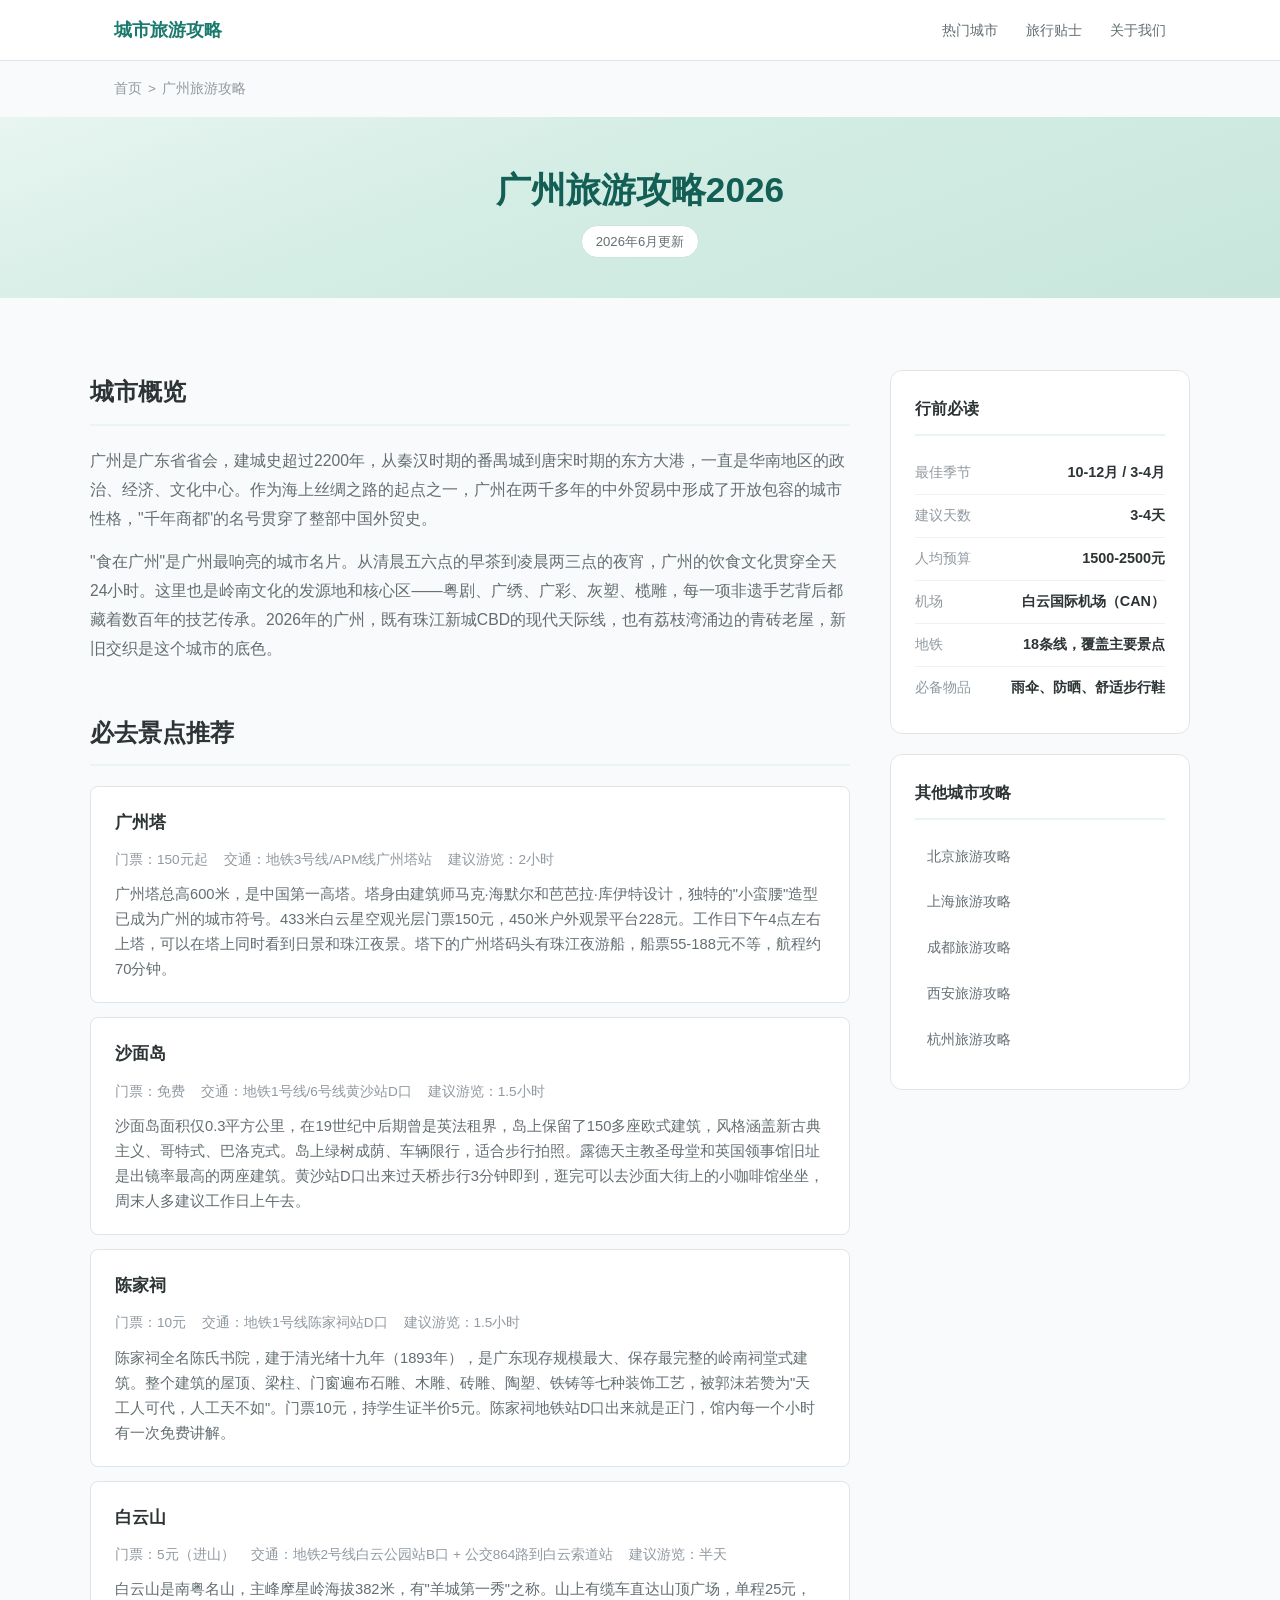
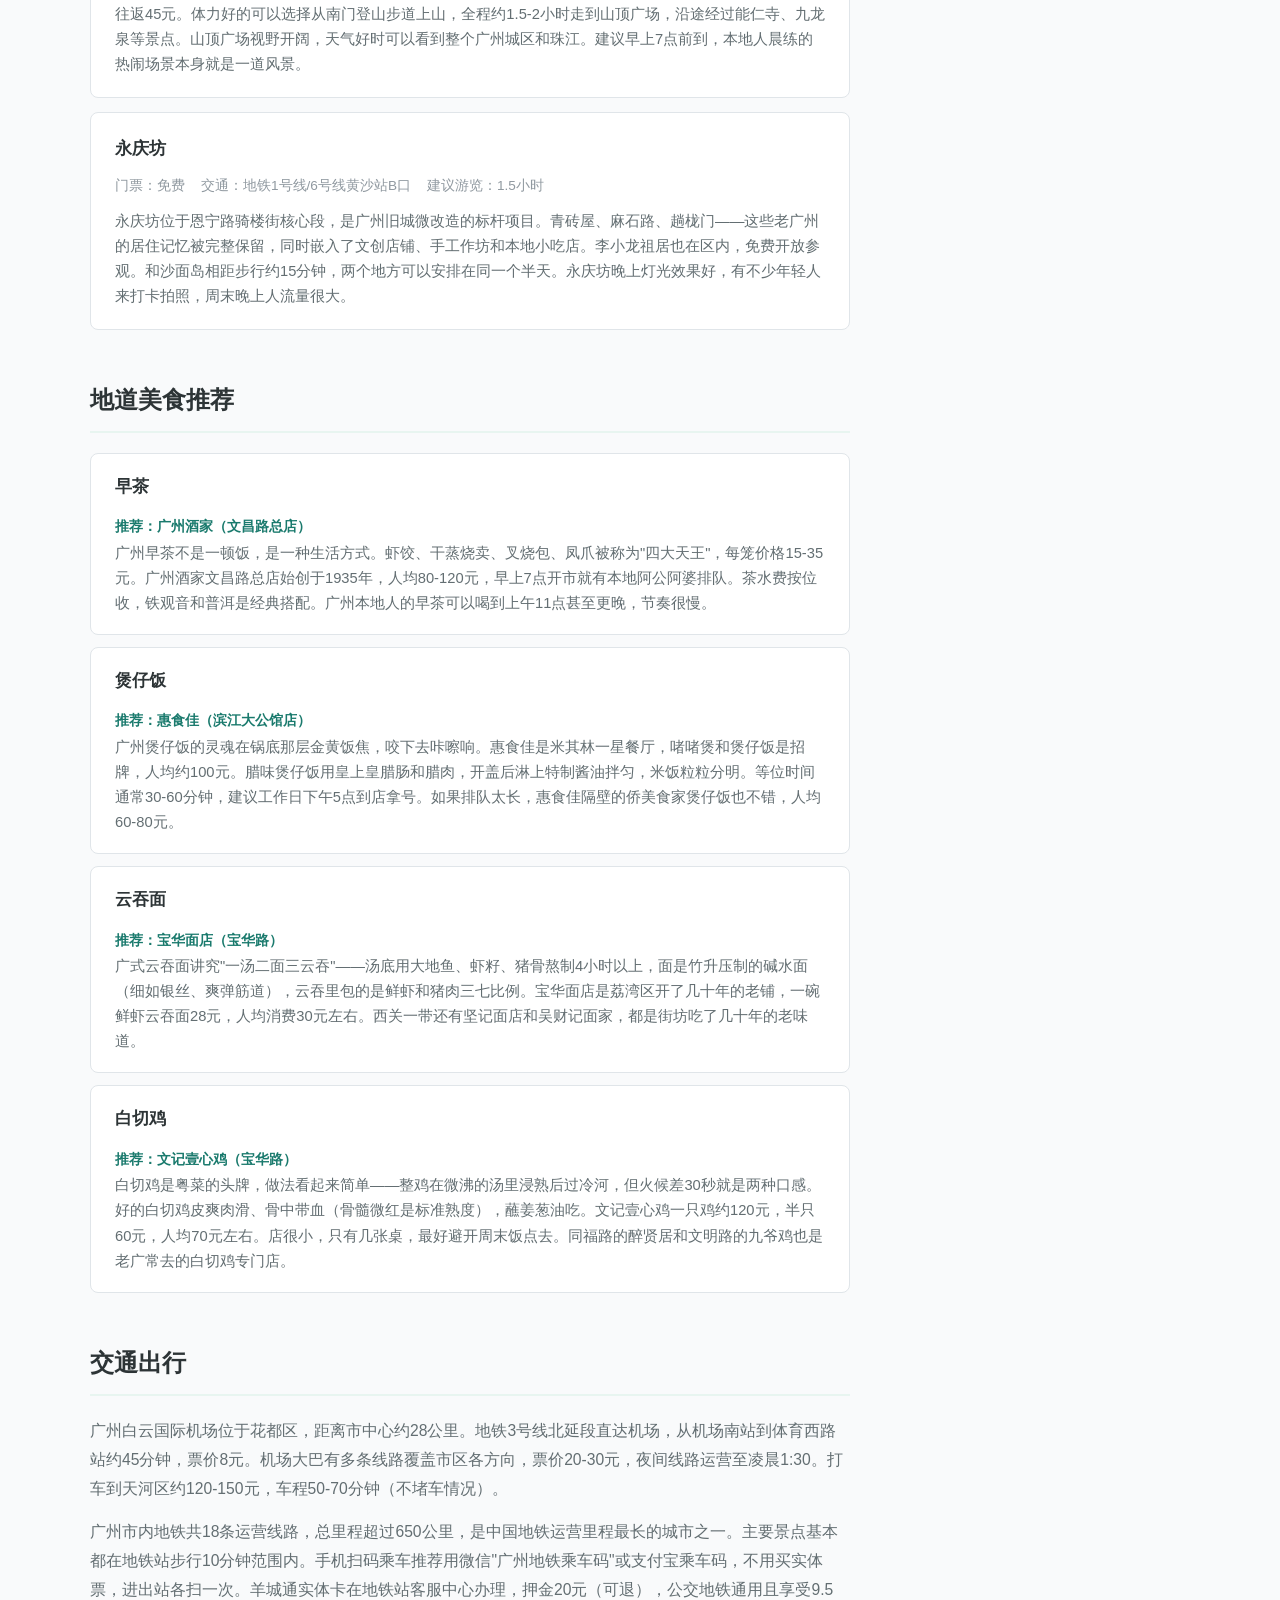
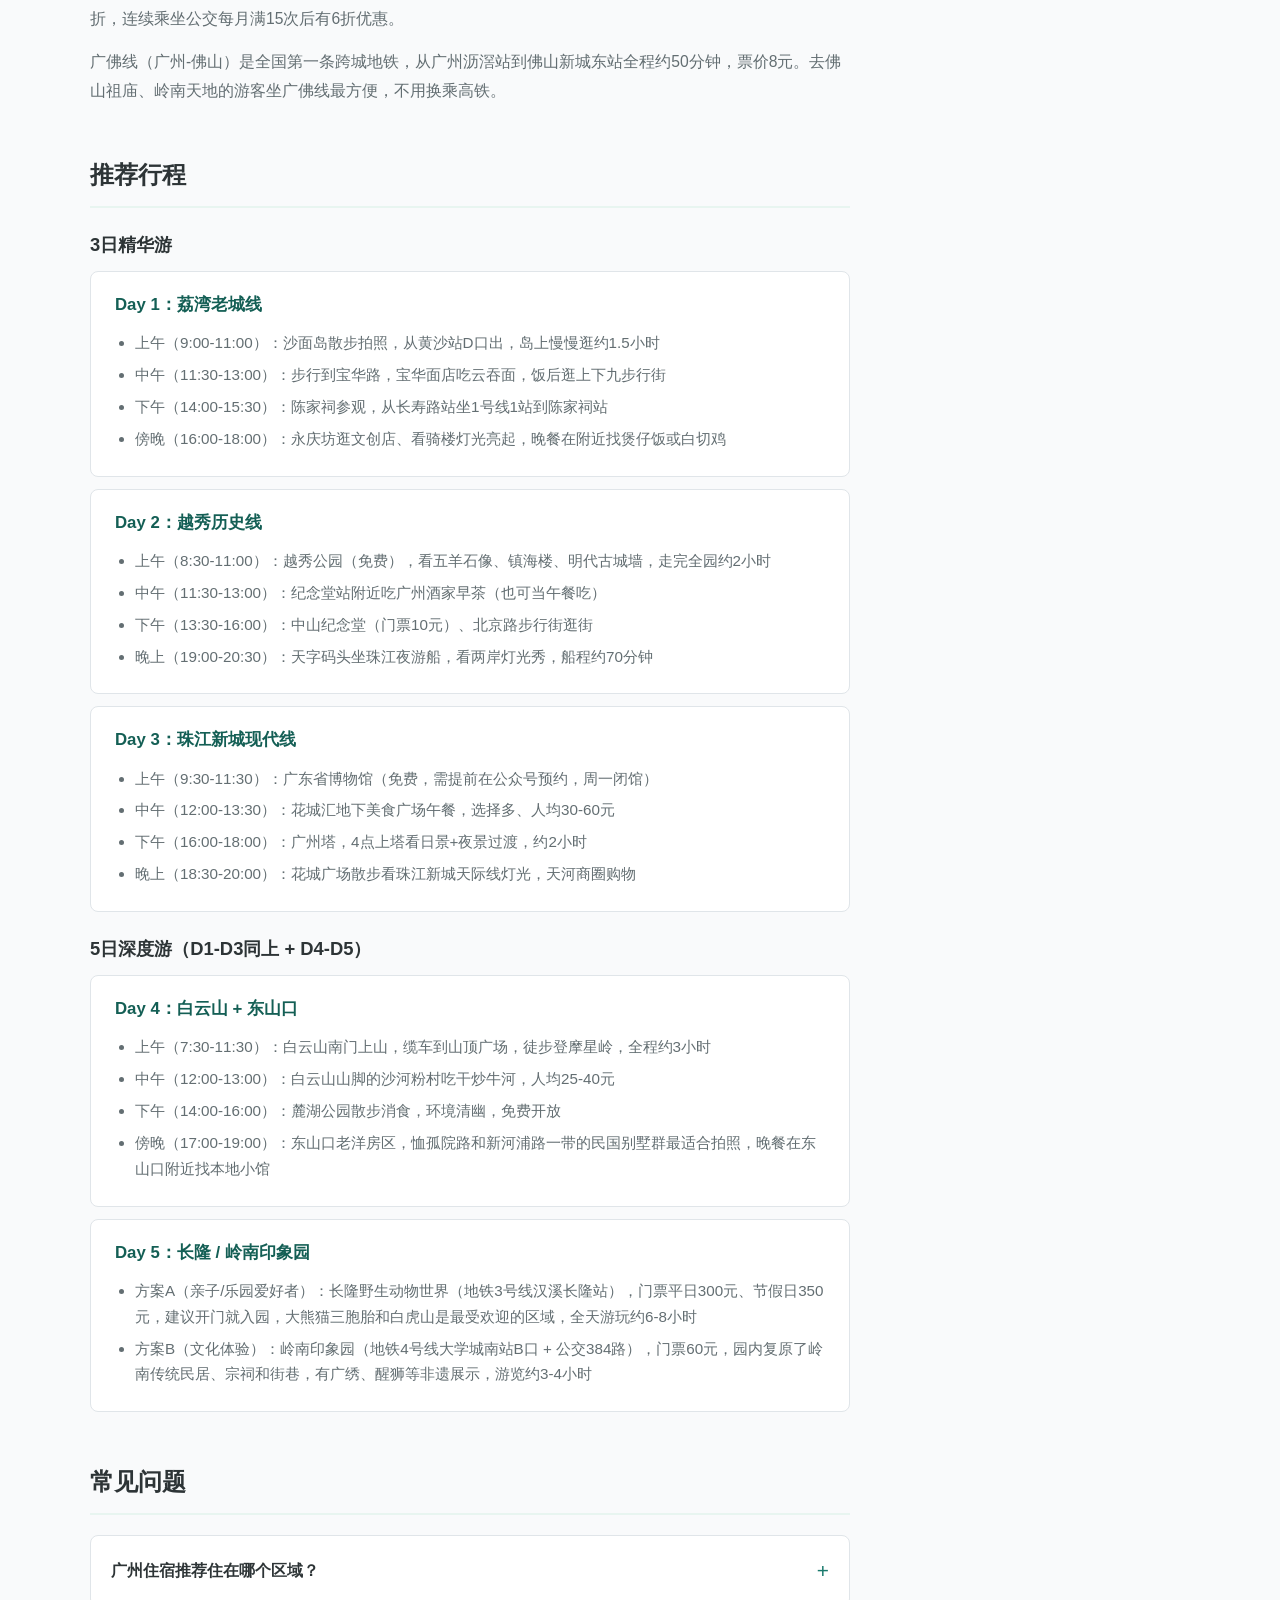
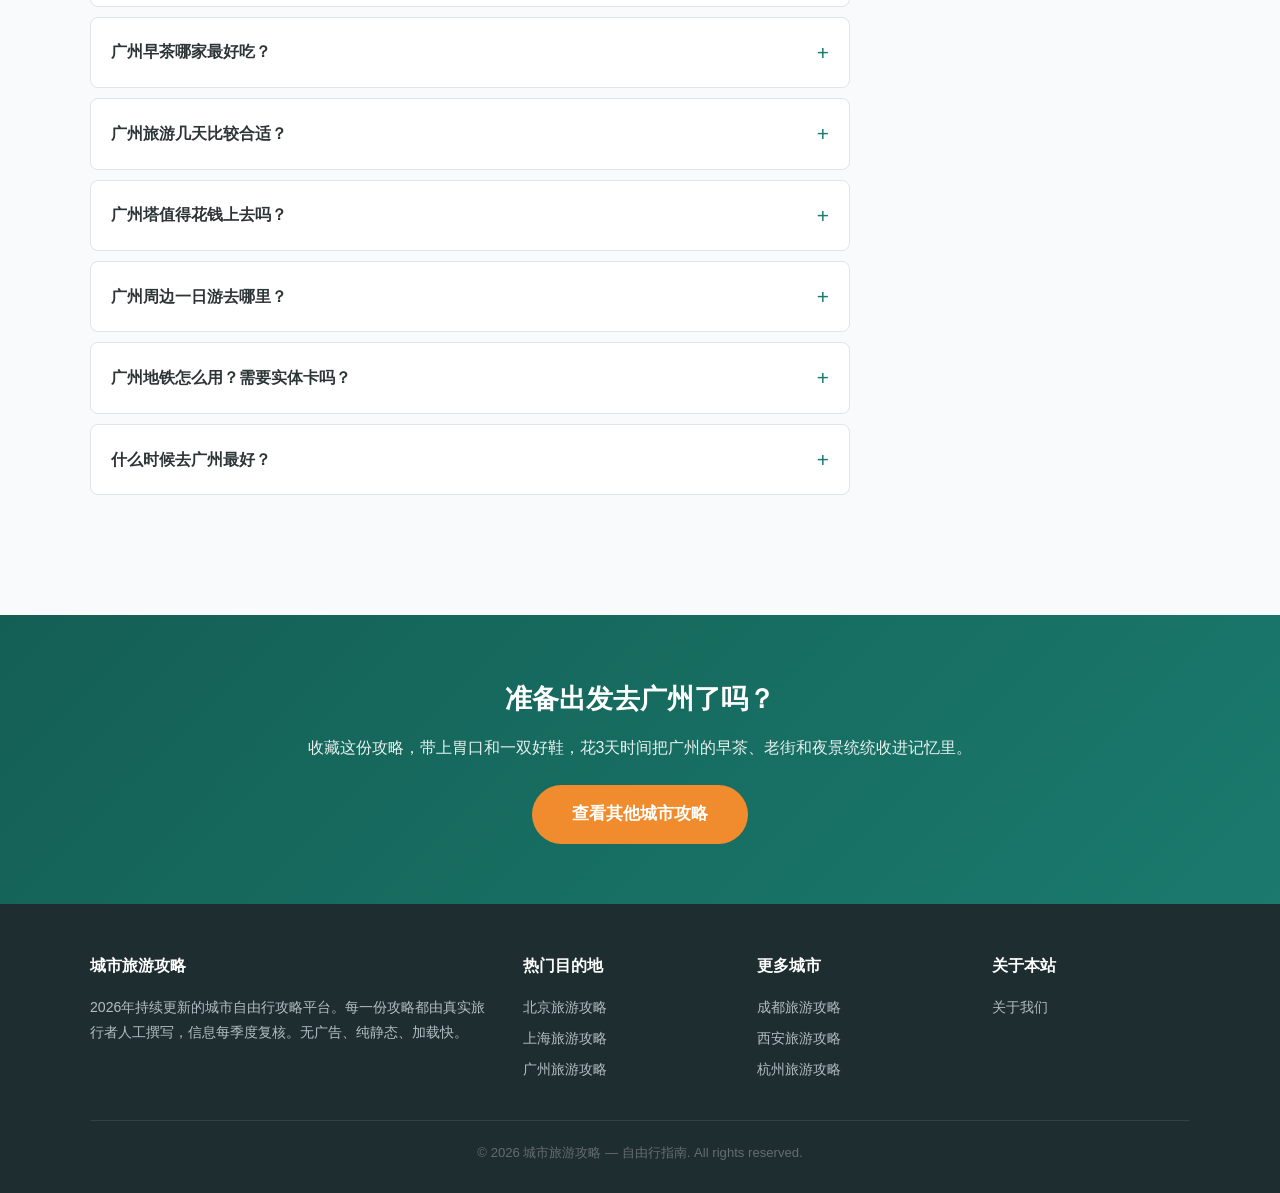
<file: cities/guangzhou.html>
<!DOCTYPE html>
<html lang="zh-CN">
<head>
<meta charset="UTF-8">
<meta name="viewport" content="width=device-width, initial-scale=1.0">
<title>广州旅游攻略2026 | 必去景点、美食推荐与行程规划</title>
<meta name="description" content="2026年最新广州旅游攻略，为自由行游客提供必去景点、地道美食与老字号早茶推荐。广州塔门票150元、沙面岛免费、陈家祠10元逛遍岭南建筑精华，附3日精华游与5日深度游行程规划、18条地铁线路出行指南，人均1500-2500元畅玩千年商都广州城。">
<meta name="keywords" content="广州旅游攻略,广州自由行,广州景点,广州美食,广州早茶,广州行程规划">
<meta name="robots" content="index, follow">
<link rel="canonical" href="https://travel-guide.example.com/cities/guangzhou.html">
<link rel="stylesheet" href="../css/style.css">

<meta property="og:title" content="广州旅游攻略2026 | 必去景点、美食推荐与行程规划">
<meta property="og:description" content="2026年广州旅游攻略，覆盖自由行必备的必去景点、地道美食与早茶推荐。广州塔、沙面岛、陈家祠等景点一网打尽，附3-5日行程规划与交通指南。">
<meta property="og:type" content="article">
<meta property="og:url" content="https://travel-guide.example.com/cities/guangzhou.html">
<meta property="og:locale" content="zh_CN">

<meta name="twitter:card" content="summary_large_image">
<meta name="twitter:title" content="广州旅游攻略2026 | 自由行指南">
<meta name="twitter:description" content="2026年广州自由行攻略，景点、美食、早茶、行程规划全覆盖。">

<script type="application/ld+json">
{
  "@context": "https://schema.org",
  "@type": "Article",
  "headline": "广州旅游攻略2026 | 必去景点、美食推荐与行程规划",
  "description": "2026年最新广州自由行攻略，涵盖广州塔、沙面岛、陈家祠、白云山、永庆坊五大必去景点，早茶、煲仔饭、云吞面、白切鸡四大地道美食，以及3日精华游和5日深度游行程规划。",
  "datePublished": "2026-06-04",
  "dateModified": "2026-06-04",
  "author": {
    "@type": "Organization",
    "name": "城市旅游攻略"
  },
  "publisher": {
    "@type": "Organization",
    "name": "城市旅游攻略",
    "url": "https://travel-guide.example.com/"
  },
  "inLanguage": "zh-CN",
  "mainEntityOfPage": {
    "@type": "WebPage",
    "@id": "https://travel-guide.example.com/cities/guangzhou.html"
  }
}
</script>

<script type="application/ld+json">
{
  "@context": "https://schema.org",
  "@type": "BreadcrumbList",
  "itemListElement": [
    {
      "@type": "ListItem",
      "position": 1,
      "name": "首页",
      "item": "https://travel-guide.example.com/"
    },
    {
      "@type": "ListItem",
      "position": 2,
      "name": "广州旅游攻略",
      "item": "https://travel-guide.example.com/cities/guangzhou.html"
    }
  ]
}
</script>

<script type="application/ld+json">
{
  "@context": "https://schema.org",
  "@type": "FAQPage",
  "mainEntity": [
    {
      "@type": "Question",
      "name": "广州住宿推荐住在哪个区域？",
      "acceptedAnswer": {
        "@type": "Answer",
        "text": "天河区（珠江新城/体育西路周边）交通最便利，地铁3号线贯穿，连锁酒店300-500元/晚，适合第一次来广州的游客。越秀区（北京路/公园前附近）靠近老城区景点，经济型酒店200-350元/晚，步行可达北京路步行街和珠江夜游码头。荔湾区（上下九/沙面附近）最具老广州风情，骑楼街巷和地道小吃密集，民宿和客栈150-300元/晚。预算充足可住珠江新城五星级酒店，600-1200元/晚，正对广州塔夜景。"
      }
    },
    {
      "@type": "Question",
      "name": "广州早茶哪家最好吃？",
      "acceptedAnswer": {
        "@type": "Answer",
        "text": "老字号推荐广州酒家（文昌路总店），虾饺、叉烧包、凤爪品质稳定，人均80-120元。陶陶居（第十甫路总店）建于1880年，百年老店，招牌烧鹅和酥皮叉烧包是必点。点都德是连锁品牌，分店遍布全市，全天供应早茶，人均60-90元，性价比高。北园酒家（小北路）有岭南园林风格，环境优雅，人均100-150元。本地人早上7-9点喝早茶最热闹，建议避开周末10点后的排队高峰。"
      }
    },
    {
      "@type": "Question",
      "name": "广州旅游几天比较合适？",
      "acceptedAnswer": {
        "@type": "Answer",
        "text": "3天精华游可以覆盖广州核心景点：第一天沙面岛、陈家祠、上下九步行街、永庆坊；第二天越秀公园、中山纪念堂、北京路、珠江夜游；第三天广州塔、花城广场、广东省博物馆。如果想深度体验，5天比较充裕，可以在3天基础上加白云山一日游、长隆野生动物世界或岭南印象园。纯刷景点2天够用，但广州的精髓在于吃和逛，建议至少留3天。"
      }
    },
    {
      "@type": "Question",
      "name": "广州塔值得花钱上去吗？",
      "acceptedAnswer": {
        "@type": "Answer",
        "text": "广州塔门票150元（433米白云星空观光层），228元可到450米户外观景平台，398元包含488米极速云霄项目。天气晴朗时视野可达30公里，俯瞰珠江新城中轴线和珠江全貌，适合拍照。如果预算有限或对高空观光兴趣一般，可以只在花城广场地面拍广州塔全景（免费且视角经典），或者去对岸的珠江琶醍啤酒文化创意区，晚上看广州塔灯光秀效果更好。决定买票的话选工作日下午4-5点上塔，既能看到日景又能等到夜景亮灯。"
      }
    },
    {
      "@type": "Question",
      "name": "广州周边有什么一日游推荐？",
      "acceptedAnswer": {
        "@type": "Answer",
        "text": "佛山（广佛线地铁直达，约40分钟）祖庙、岭南天地、南风古灶，体验岭南文化，是广州周边最方便的一日游。顺德（广珠城轨约20分钟）以美食闻名，清晖园+民信双皮奶+各种顺德菜馆，适合专程去吃一天。中山（广珠城轨约40分钟）孙中山故居纪念馆和中山影视城可以逛半天，当地石岐乳鸽是必吃。从化温泉（自驾约1.5小时）适合秋冬季节泡温泉，周边有流溪河国家森林公园。"
      }
    },
    {
      "@type": "Question",
      "name": "广州地铁怎么坐？需要买卡吗？",
      "acceptedAnswer": {
        "@type": "Answer",
        "text": "广州地铁目前运营18条线路，几乎覆盖所有主要景点。不需要买实体卡，在微信或支付宝搜索'广州地铁乘车码'，扫码进出站即可，自动扣费。单程票价按里程计算，起步2元（4公里以内），全程最高约14元。也可以买羊城通卡（押金20元可退），坐地铁和公交都有9.5折优惠。广州地铁首班车约6:00，末班车约23:00-23:30，节假日部分线路延长运营。APM线（珠江新城旅客自动输送系统）是无人驾驶小地铁，沿珠江新城中轴线运行，票价2元。"
      }
    },
    {
      "@type": "Question",
      "name": "什么时候去广州旅游最好？",
      "acceptedAnswer": {
        "@type": "Answer",
        "text": "广州最佳旅游季节是10月至12月和3月至4月。秋季（10-12月）气温18-28°C，晴朗干燥，适合户外游览，也是广交会期间（10月中下旬和4月中下旬各一期），酒店价格会上涨50%-100%，建议避开。春季（3-4月）气温20-28°C，木棉花盛开，回南天偶尔潮湿但持续时间不长。夏季（5-9月）高温多雨，气温常超35°C，偶有台风，但室内景点和商场冷气充足，且夏季水果（荔枝、龙眼、芒果）正当季。冬季（1-2月）气温10-18°C，是一年中最舒服的季节，穿一件薄外套即可。"
      }
    }
  ]
}
</script>
</head>
<body>

<nav class="nav" aria-label="主导航">
  <div class="nav-inner">
    <a href="../index.html" class="nav-logo">城市旅游攻略</a>
    <ul class="nav-links">
      <li><a href="../index.html#cities">热门城市</a></li>
      <li><a href="../index.html#tips">旅行贴士</a></li>
      <li><a href="../index.html#about">关于我们</a></li>
    </ul>
  </div>
</nav>

<nav class="breadcrumb" aria-label="面包屑导航">
  <a href="../index.html">首页</a><span aria-hidden="true">&gt;</span>广州旅游攻略
</nav>

<header class="city-hero">
  <h1>广州旅游攻略2026</h1>
  <p class="update-badge">2026年6月更新</p>
</header>

<main>
  <section class="section" aria-labelledby="main-content">
    <div class="city-layout">

      <div class="city-main">

        <div class="city-section" id="overview">
          <h2>城市概览</h2>
          <p>广州是广东省省会，建城史超过2200年，从秦汉时期的番禺城到唐宋时期的东方大港，一直是华南地区的政治、经济、文化中心。作为海上丝绸之路的起点之一，广州在两千多年的中外贸易中形成了开放包容的城市性格，"千年商都"的名号贯穿了整部中国外贸史。</p>
          <p>"食在广州"是广州最响亮的城市名片。从清晨五六点的早茶到凌晨两三点的夜宵，广州的饮食文化贯穿全天24小时。这里也是岭南文化的发源地和核心区——粤剧、广绣、广彩、灰塑、榄雕，每一项非遗手艺背后都藏着数百年的技艺传承。2026年的广州，既有珠江新城CBD的现代天际线，也有荔枝湾涌边的青砖老屋，新旧交织是这个城市的底色。</p>
        </div>

        <div class="city-section" id="attractions">
          <h2>必去景点推荐</h2>
          <div class="attraction-list">

            <div class="attraction-item">
              <h3>广州塔</h3>
              <div class="attraction-meta">
                <span>门票：150元起</span>
                <span>交通：地铁3号线/APM线广州塔站</span>
                <span>建议游览：2小时</span>
              </div>
              <p>广州塔总高600米，是中国第一高塔。塔身由建筑师马克·海默尔和芭芭拉·库伊特设计，独特的"小蛮腰"造型已成为广州的城市符号。433米白云星空观光层门票150元，450米户外观景平台228元。工作日下午4点左右上塔，可以在塔上同时看到日景和珠江夜景。塔下的广州塔码头有珠江夜游船，船票55-188元不等，航程约70分钟。</p>
            </div>

            <div class="attraction-item">
              <h3>沙面岛</h3>
              <div class="attraction-meta">
                <span>门票：免费</span>
                <span>交通：地铁1号线/6号线黄沙站D口</span>
                <span>建议游览：1.5小时</span>
              </div>
              <p>沙面岛面积仅0.3平方公里，在19世纪中后期曾是英法租界，岛上保留了150多座欧式建筑，风格涵盖新古典主义、哥特式、巴洛克式。岛上绿树成荫、车辆限行，适合步行拍照。露德天主教圣母堂和英国领事馆旧址是出镜率最高的两座建筑。黄沙站D口出来过天桥步行3分钟即到，逛完可以去沙面大街上的小咖啡馆坐坐，周末人多建议工作日上午去。</p>
            </div>

            <div class="attraction-item">
              <h3>陈家祠</h3>
              <div class="attraction-meta">
                <span>门票：10元</span>
                <span>交通：地铁1号线陈家祠站D口</span>
                <span>建议游览：1.5小时</span>
              </div>
              <p>陈家祠全名陈氏书院，建于清光绪十九年（1893年），是广东现存规模最大、保存最完整的岭南祠堂式建筑。整个建筑的屋顶、梁柱、门窗遍布石雕、木雕、砖雕、陶塑、铁铸等七种装饰工艺，被郭沫若赞为"天工人可代，人工天不如"。门票10元，持学生证半价5元。陈家祠地铁站D口出来就是正门，馆内每一个小时有一次免费讲解。</p>
            </div>

            <div class="attraction-item">
              <h3>白云山</h3>
              <div class="attraction-meta">
                <span>门票：5元（进山）</span>
                <span>交通：地铁2号线白云公园站B口 + 公交864路到白云索道站</span>
                <span>建议游览：半天</span>
              </div>
              <p>白云山是南粤名山，主峰摩星岭海拔382米，有"羊城第一秀"之称。山上有缆车直达山顶广场，单程25元，往返45元。体力好的可以选择从南门登山步道上山，全程约1.5-2小时走到山顶广场，沿途经过能仁寺、九龙泉等景点。山顶广场视野开阔，天气好时可以看到整个广州城区和珠江。建议早上7点前到，本地人晨练的热闹场景本身就是一道风景。</p>
            </div>

            <div class="attraction-item">
              <h3>永庆坊</h3>
              <div class="attraction-meta">
                <span>门票：免费</span>
                <span>交通：地铁1号线/6号线黄沙站B口</span>
                <span>建议游览：1.5小时</span>
              </div>
              <p>永庆坊位于恩宁路骑楼街核心段，是广州旧城微改造的标杆项目。青砖屋、麻石路、趟栊门——这些老广州的居住记忆被完整保留，同时嵌入了文创店铺、手工作坊和本地小吃店。李小龙祖居也在区内，免费开放参观。和沙面岛相距步行约15分钟，两个地方可以安排在同一个半天。永庆坊晚上灯光效果好，有不少年轻人来打卡拍照，周末晚上人流量很大。</p>
            </div>

          </div>
        </div>

        <div class="city-section" id="food">
          <h2>地道美食推荐</h2>
          <div class="food-list">

            <div class="food-item">
              <h3>早茶</h3>
              <span class="food-restaurant">推荐：广州酒家（文昌路总店）</span>
              <p>广州早茶不是一顿饭，是一种生活方式。虾饺、干蒸烧卖、叉烧包、凤爪被称为"四大天王"，每笼价格15-35元。广州酒家文昌路总店始创于1935年，人均80-120元，早上7点开市就有本地阿公阿婆排队。茶水费按位收，铁观音和普洱是经典搭配。广州本地人的早茶可以喝到上午11点甚至更晚，节奏很慢。</p>
            </div>

            <div class="food-item">
              <h3>煲仔饭</h3>
              <span class="food-restaurant">推荐：惠食佳（滨江大公馆店）</span>
              <p>广州煲仔饭的灵魂在锅底那层金黄饭焦，咬下去咔嚓响。惠食佳是米其林一星餐厅，啫啫煲和煲仔饭是招牌，人均约100元。腊味煲仔饭用皇上皇腊肠和腊肉，开盖后淋上特制酱油拌匀，米饭粒粒分明。等位时间通常30-60分钟，建议工作日下午5点到店拿号。如果排队太长，惠食佳隔壁的侨美食家煲仔饭也不错，人均60-80元。</p>
            </div>

            <div class="food-item">
              <h3>云吞面</h3>
              <span class="food-restaurant">推荐：宝华面店（宝华路）</span>
              <p>广式云吞面讲究"一汤二面三云吞"——汤底用大地鱼、虾籽、猪骨熬制4小时以上，面是竹升压制的碱水面（细如银丝、爽弹筋道），云吞里包的是鲜虾和猪肉三七比例。宝华面店是荔湾区开了几十年的老铺，一碗鲜虾云吞面28元，人均消费30元左右。西关一带还有坚记面店和吴财记面家，都是街坊吃了几十年的老味道。</p>
            </div>

            <div class="food-item">
              <h3>白切鸡</h3>
              <span class="food-restaurant">推荐：文记壹心鸡（宝华路）</span>
              <p>白切鸡是粤菜的头牌，做法看起来简单——整鸡在微沸的汤里浸熟后过冷河，但火候差30秒就是两种口感。好的白切鸡皮爽肉滑、骨中带血（骨髓微红是标准熟度），蘸姜葱油吃。文记壹心鸡一只鸡约120元，半只60元，人均70元左右。店很小，只有几张桌，最好避开周末饭点去。同福路的醉贤居和文明路的九爷鸡也是老广常去的白切鸡专门店。</p>
            </div>

          </div>
        </div>

        <div class="city-section" id="transport">
          <h2>交通出行</h2>
          <p>广州白云国际机场位于花都区，距离市中心约28公里。地铁3号线北延段直达机场，从机场南站到体育西路站约45分钟，票价8元。机场大巴有多条线路覆盖市区各方向，票价20-30元，夜间线路运营至凌晨1:30。打车到天河区约120-150元，车程50-70分钟（不堵车情况）。</p>
          <p>广州市内地铁共18条运营线路，总里程超过650公里，是中国地铁运营里程最长的城市之一。主要景点基本都在地铁站步行10分钟范围内。手机扫码乘车推荐用微信"广州地铁乘车码"或支付宝乘车码，不用买实体票，进出站各扫一次。羊城通实体卡在地铁站客服中心办理，押金20元（可退），公交地铁通用且享受9.5折，连续乘坐公交每月满15次后有6折优惠。</p>
          <p>广佛线（广州-佛山）是全国第一条跨城地铁，从广州沥滘站到佛山新城东站全程约50分钟，票价8元。去佛山祖庙、岭南天地的游客坐广佛线最方便，不用换乘高铁。</p>
        </div>

        <div class="city-section" id="itinerary">
          <h2>推荐行程</h2>

          <h3>3日精华游</h3>
          <div class="itinerary-day">
            <h3>Day 1：荔湾老城线</h3>
            <ul>
              <li>上午（9:00-11:00）：沙面岛散步拍照，从黄沙站D口出，岛上慢慢逛约1.5小时</li>
              <li>中午（11:30-13:00）：步行到宝华路，宝华面店吃云吞面，饭后逛上下九步行街</li>
              <li>下午（14:00-15:30）：陈家祠参观，从长寿路站坐1号线1站到陈家祠站</li>
              <li>傍晚（16:00-18:00）：永庆坊逛文创店、看骑楼灯光亮起，晚餐在附近找煲仔饭或白切鸡</li>
            </ul>
          </div>
          <div class="itinerary-day">
            <h3>Day 2：越秀历史线</h3>
            <ul>
              <li>上午（8:30-11:00）：越秀公园（免费），看五羊石像、镇海楼、明代古城墙，走完全园约2小时</li>
              <li>中午（11:30-13:00）：纪念堂站附近吃广州酒家早茶（也可当午餐吃）</li>
              <li>下午（13:30-16:00）：中山纪念堂（门票10元）、北京路步行街逛街</li>
              <li>晚上（19:00-20:30）：天字码头坐珠江夜游船，看两岸灯光秀，船程约70分钟</li>
            </ul>
          </div>
          <div class="itinerary-day">
            <h3>Day 3：珠江新城现代线</h3>
            <ul>
              <li>上午（9:30-11:30）：广东省博物馆（免费，需提前在公众号预约，周一闭馆）</li>
              <li>中午（12:00-13:30）：花城汇地下美食广场午餐，选择多、人均30-60元</li>
              <li>下午（16:00-18:00）：广州塔，4点上塔看日景+夜景过渡，约2小时</li>
              <li>晚上（18:30-20:00）：花城广场散步看珠江新城天际线灯光，天河商圈购物</li>
            </ul>
          </div>

          <h3>5日深度游（D1-D3同上 + D4-D5）</h3>
          <div class="itinerary-day">
            <h3>Day 4：白云山 + 东山口</h3>
            <ul>
              <li>上午（7:30-11:30）：白云山南门上山，缆车到山顶广场，徒步登摩星岭，全程约3小时</li>
              <li>中午（12:00-13:00）：白云山山脚的沙河粉村吃干炒牛河，人均25-40元</li>
              <li>下午（14:00-16:00）：麓湖公园散步消食，环境清幽，免费开放</li>
              <li>傍晚（17:00-19:00）：东山口老洋房区，恤孤院路和新河浦路一带的民国别墅群最适合拍照，晚餐在东山口附近找本地小馆</li>
            </ul>
          </div>
          <div class="itinerary-day">
            <h3>Day 5：长隆 / 岭南印象园</h3>
            <ul>
              <li>方案A（亲子/乐园爱好者）：长隆野生动物世界（地铁3号线汉溪长隆站），门票平日300元、节假日350元，建议开门就入园，大熊猫三胞胎和白虎山是最受欢迎的区域，全天游玩约6-8小时</li>
              <li>方案B（文化体验）：岭南印象园（地铁4号线大学城南站B口 + 公交384路），门票60元，园内复原了岭南传统民居、宗祠和街巷，有广绣、醒狮等非遗展示，游览约3-4小时</li>
            </ul>
          </div>
        </div>

        <div class="city-section" id="faq">
          <h2>常见问题</h2>
          <div class="faq-list">

            <div class="faq-item">
              <div class="faq-q" onclick="this.parentElement.classList.toggle('open')" role="button" aria-expanded="false">广州住宿推荐住在哪个区域？</div>
              <div class="faq-a">
                <p>天河区（珠江新城/体育西路周边）交通最便利，地铁3号线贯穿，连锁酒店300-500元/晚，适合第一次来广州的游客。越秀区（北京路/公园前附近）靠近老城区景点，经济型酒店200-350元/晚，步行可达北京路步行街和珠江夜游码头。荔湾区（上下九/沙面附近）最具老广州风情，民宿和客栈150-300元/晚。预算充足可住珠江新城五星级酒店，600-1200元/晚，正对广州塔夜景。</p>
              </div>
            </div>

            <div class="faq-item">
              <div class="faq-q" onclick="this.parentElement.classList.toggle('open')" role="button" aria-expanded="false">广州早茶哪家最好吃？</div>
              <div class="faq-a">
                <p>老字号推荐广州酒家（文昌路总店），虾饺、叉烧包、凤爪品质稳定，人均80-120元。陶陶居（第十甫路总店）建于1880年，百年老店，招牌烧鹅和酥皮叉烧包必点。点都德是连锁品牌，全天供应早茶，人均60-90元，性价比高。北园酒家（小北路）有岭南园林风格，环境优雅，人均100-150元。本地人习惯早上7-9点喝早茶，工作日比周末人少很多。</p>
              </div>
            </div>

            <div class="faq-item">
              <div class="faq-q" onclick="this.parentElement.classList.toggle('open')" role="button" aria-expanded="false">广州旅游几天比较合适？</div>
              <div class="faq-a">
                <p>3天精华游可以覆盖核心景点：沙面、陈家祠、上下九、永庆坊（一天），越秀公园、中山纪念堂、北京路、珠江夜游（一天），广州塔、花城广场、省博物馆（一天）。深度体验建议5天，在3天基础上加白云山一日游和长隆野生动物世界或岭南印象园。纯刷景点2天够用，但广州的精髓在于"吃"和"逛"，建议至少留3天慢慢感受。</p>
              </div>
            </div>

            <div class="faq-item">
              <div class="faq-q" onclick="this.parentElement.classList.toggle('open')" role="button" aria-expanded="false">广州塔值得花钱上去吗？</div>
              <div class="faq-a">
                <p>门票150元起（433米观光层），228元可到450米户外观景台。天气晴朗时视野可达30公里，俯瞰珠江新城中轴线效果很好。但如果你对高空观景兴趣一般，花城广场地面拍广州塔全景是免费的，视角也很好。决定买票的话选工作日下午4-5点上塔，既能看到日景又能等到夜景亮灯，一次回本。</p>
              </div>
            </div>

            <div class="faq-item">
              <div class="faq-q" onclick="this.parentElement.classList.toggle('open')" role="button" aria-expanded="false">广州周边一日游去哪里？</div>
              <div class="faq-a">
                <p>佛山（广佛线地铁约40分钟直达）祖庙、岭南天地，最方便的一日游。顺德（广珠城轨约20分钟）是美食圣地，清晖园+双皮奶+顺德菜馆，适合专程去吃。中山（广珠城轨约40分钟）孙中山故居和石岐乳鸽是经典组合。从化温泉（自驾约1.5小时）适合秋冬泡温泉，周边有流溪河国家森林公园。</p>
              </div>
            </div>

            <div class="faq-item">
              <div class="faq-q" onclick="this.parentElement.classList.toggle('open')" role="button" aria-expanded="false">广州地铁怎么用？需要实体卡吗？</div>
              <div class="faq-a">
                <p>不需要实体卡。微信或支付宝搜"广州地铁乘车码"，扫码进出站自动扣费。单程票价按里程计算，起步2元（4公里以内），全程最高约14元。也可以买羊城通卡（押金20元可退），地铁公交9.5折优惠。广州地铁共18条线路，首班车约6:00，末班车约23:00-23:30，节假日部分线路延长运营。</p>
              </div>
            </div>

            <div class="faq-item">
              <div class="faq-q" onclick="this.parentElement.classList.toggle('open')" role="button" aria-expanded="false">什么时候去广州最好？</div>
              <div class="faq-a">
                <p>最佳季节是10-12月和3-4月，气温18-28°C，晴朗舒适。广交会期间（10月中下旬和4月中下旬）酒店价格会涨50%-100%，建议避开。夏季（5-9月）高温多雨但室内商场冷气充足，荔枝龙眼芒果正当季。冬季（1-2月）气温10-18°C，是全年最舒服的季节，一件薄外套即可。</p>
              </div>
            </div>

          </div>
        </div>

      </div>

      <aside class="city-sidebar">
        <div class="sidebar-card">
          <h3>行前必读</h3>
          <div class="sidebar-info-item">
            <span class="sidebar-info-label">最佳季节</span>
            <span class="sidebar-info-value">10-12月 / 3-4月</span>
          </div>
          <div class="sidebar-info-item">
            <span class="sidebar-info-label">建议天数</span>
            <span class="sidebar-info-value">3-4天</span>
          </div>
          <div class="sidebar-info-item">
            <span class="sidebar-info-label">人均预算</span>
            <span class="sidebar-info-value">1500-2500元</span>
          </div>
          <div class="sidebar-info-item">
            <span class="sidebar-info-label">机场</span>
            <span class="sidebar-info-value">白云国际机场（CAN）</span>
          </div>
          <div class="sidebar-info-item">
            <span class="sidebar-info-label">地铁</span>
            <span class="sidebar-info-value">18条线，覆盖主要景点</span>
          </div>
          <div class="sidebar-info-item">
            <span class="sidebar-info-label">必备物品</span>
            <span class="sidebar-info-value">雨伞、防晒、舒适步行鞋</span>
          </div>
        </div>

        <div class="sidebar-card">
          <h3>其他城市攻略</h3>
          <ul class="sidebar-city-list">
            <li><a href="beijing.html">北京旅游攻略</a></li>
            <li><a href="shanghai.html">上海旅游攻略</a></li>
            <li><a href="chengdu.html">成都旅游攻略</a></li>
            <li><a href="xian.html">西安旅游攻略</a></li>
            <li><a href="hangzhou.html">杭州旅游攻略</a></li>
          </ul>
        </div>
      </aside>

    </div>
  </section>

  <section class="cta-band">
    <h2>准备出发去广州了吗？</h2>
    <p>收藏这份攻略，带上胃口和一双好鞋，花3天时间把广州的早茶、老街和夜景统统收进记忆里。</p>
    <a href="../index.html" class="btn-primary">查看其他城市攻略</a>
  </section>
</main>

<footer class="footer">
  <div class="footer-inner">
    <div class="footer-col">
      <h3>城市旅游攻略</h3>
      <p style="font-size:0.88rem;line-height:1.8;">2026年持续更新的城市自由行攻略平台。每一份攻略都由真实旅行者人工撰写，信息每季度复核。无广告、纯静态、加载快。</p>
    </div>
    <div class="footer-col">
      <h3>热门目的地</h3>
      <ul>
        <li><a href="beijing.html">北京旅游攻略</a></li>
        <li><a href="shanghai.html">上海旅游攻略</a></li>
        <li><a href="guangzhou.html">广州旅游攻略</a></li>
      </ul>
    </div>
    <div class="footer-col">
      <h3>更多城市</h3>
      <ul>
        <li><a href="chengdu.html">成都旅游攻略</a></li>
        <li><a href="xian.html">西安旅游攻略</a></li>
        <li><a href="hangzhou.html">杭州旅游攻略</a></li>
      </ul>
    </div>
    <div class="footer-col">
      <h3>关于本站</h3>
      <ul>
        <li><a href="../index.html#about">关于我们</a></li>
      </ul>
    </div>
  </div>
  <div class="footer-bottom">
    <p>&copy; 2026 城市旅游攻略 — 自由行指南. All rights reserved.</p>
  </div>
</footer>

</body>
</html>
</file>
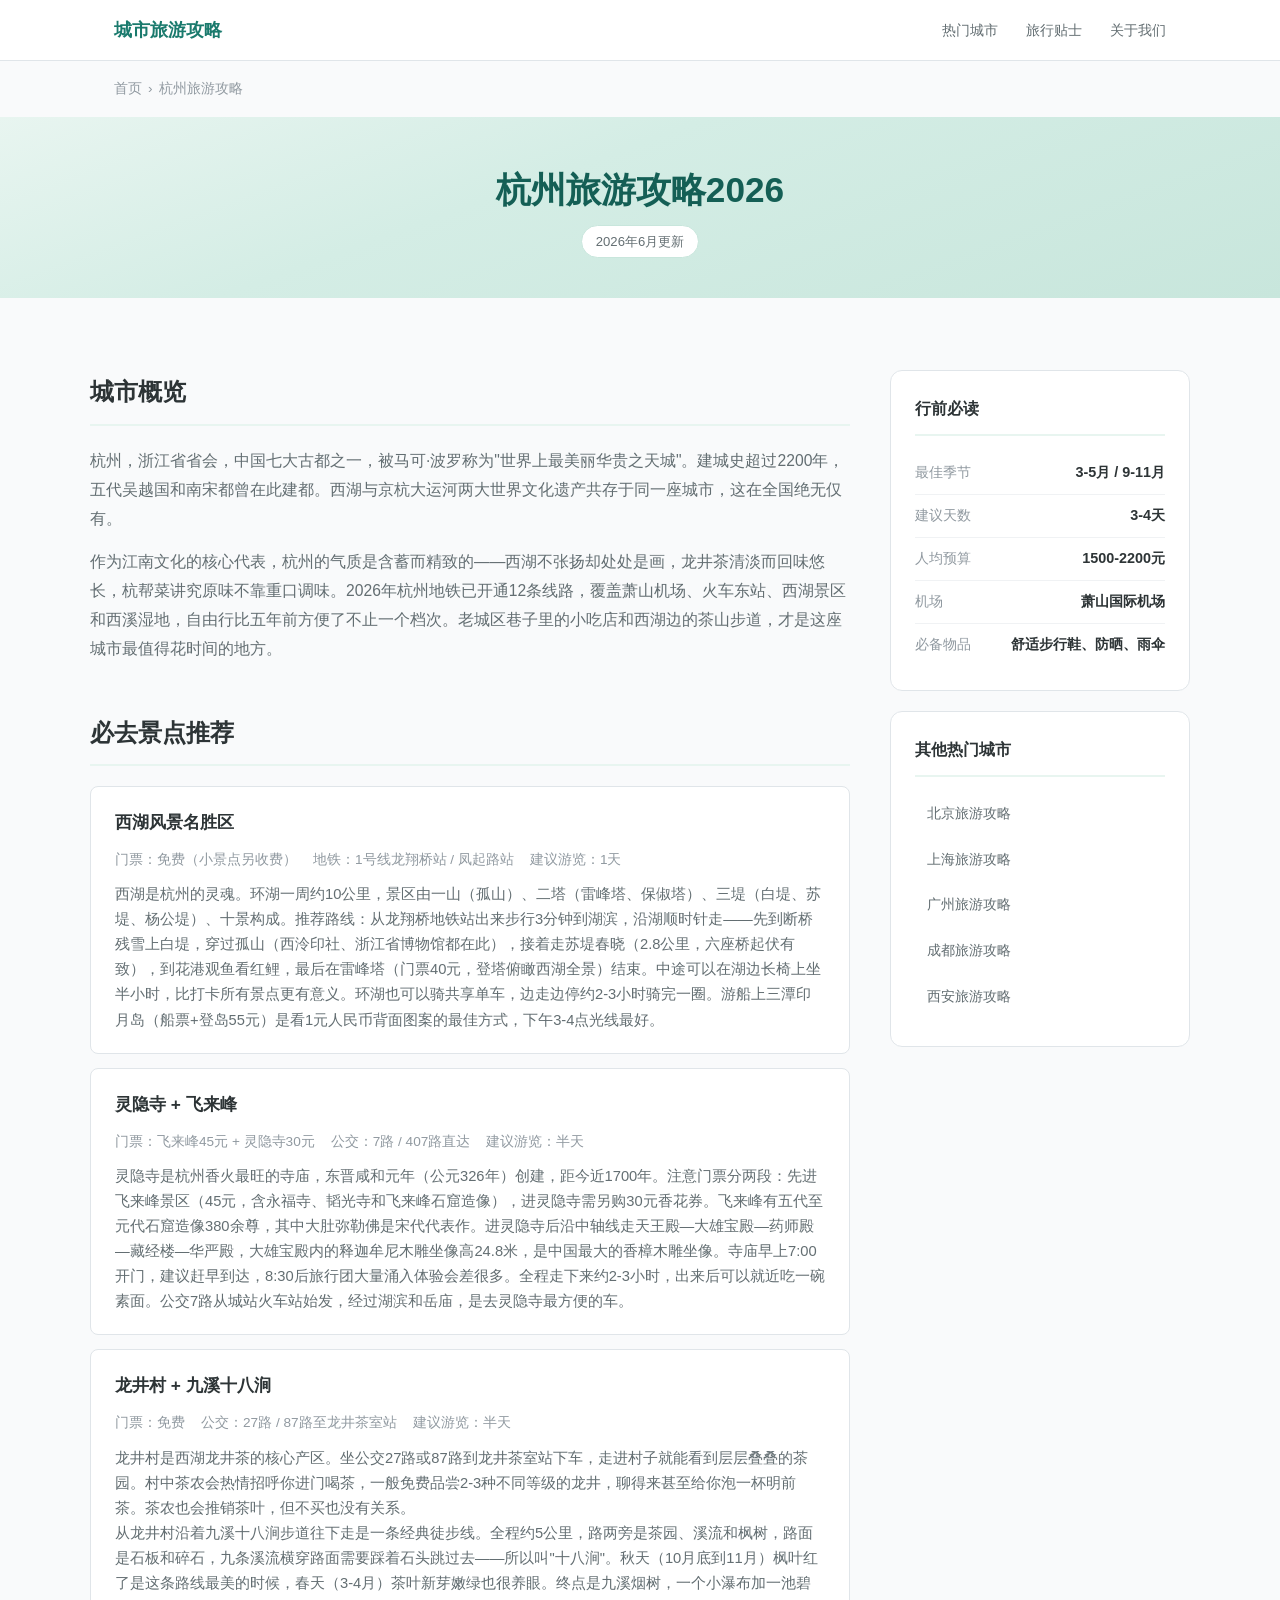
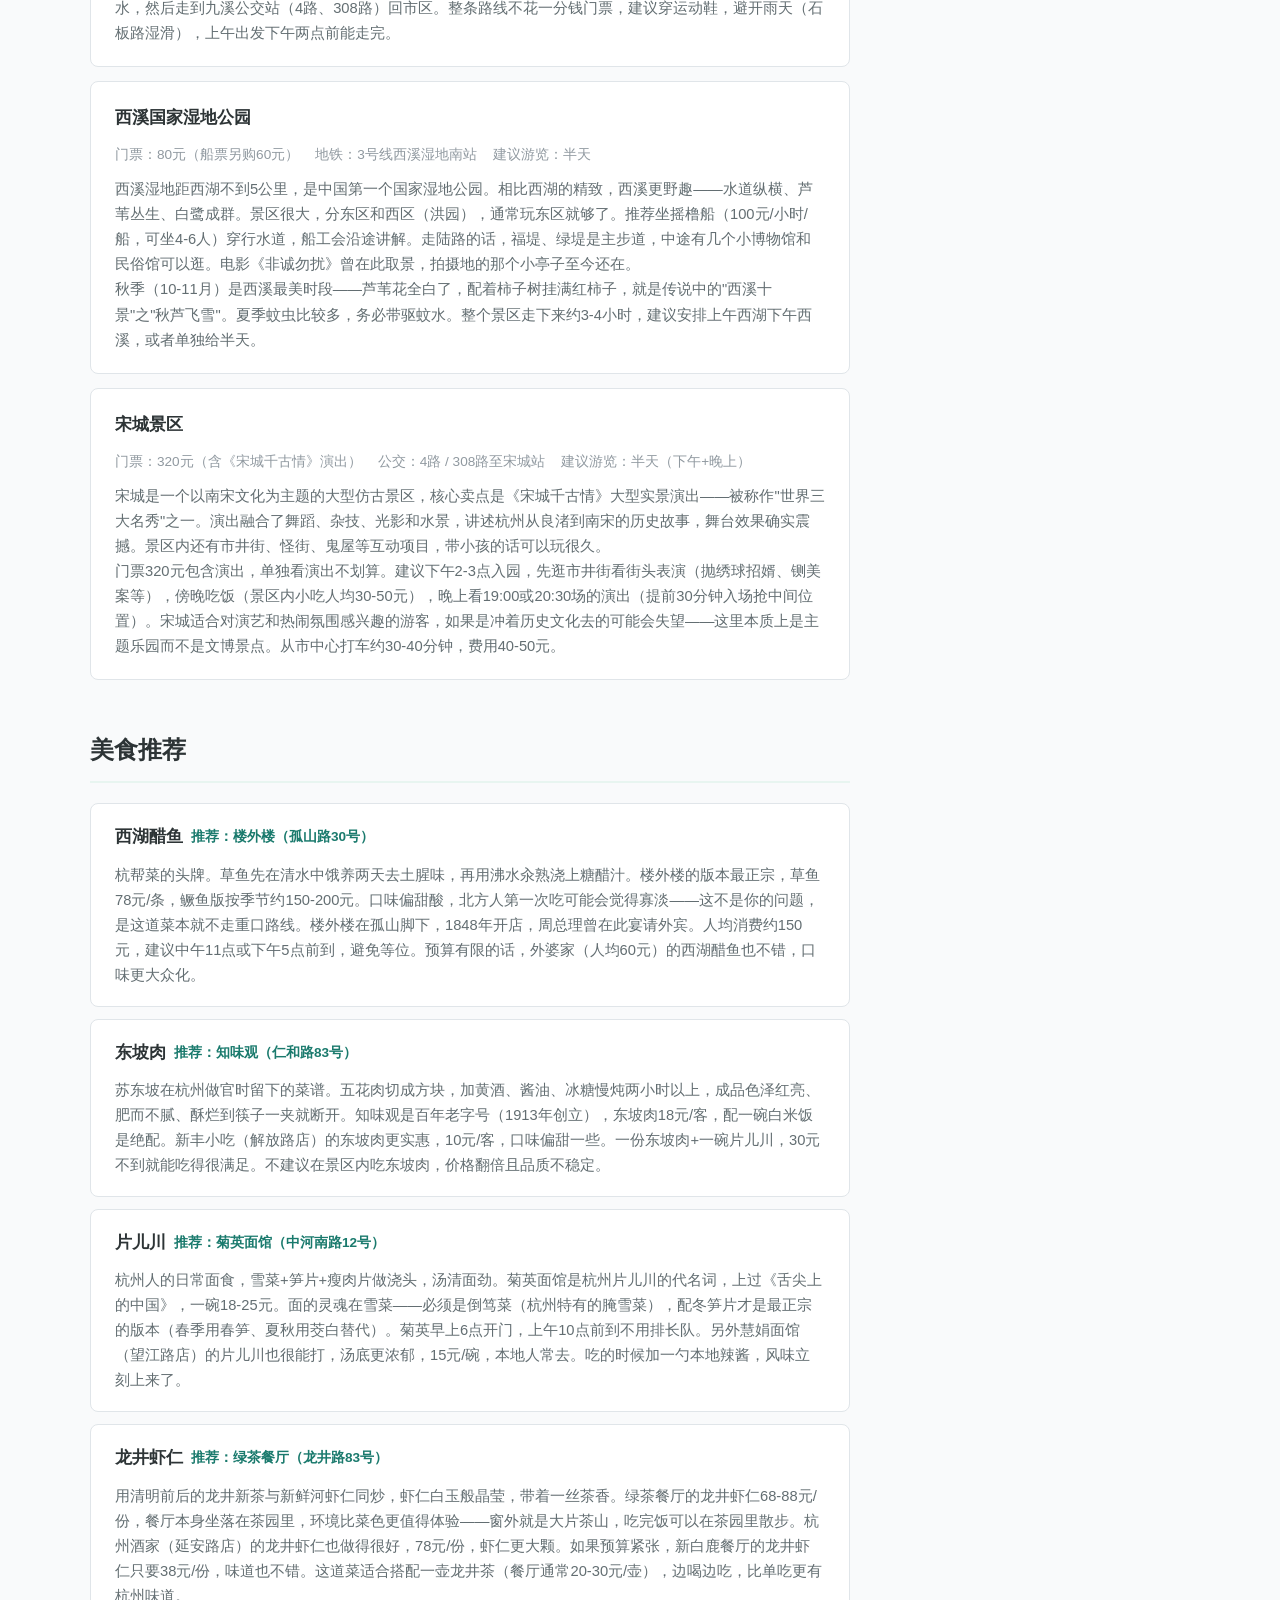
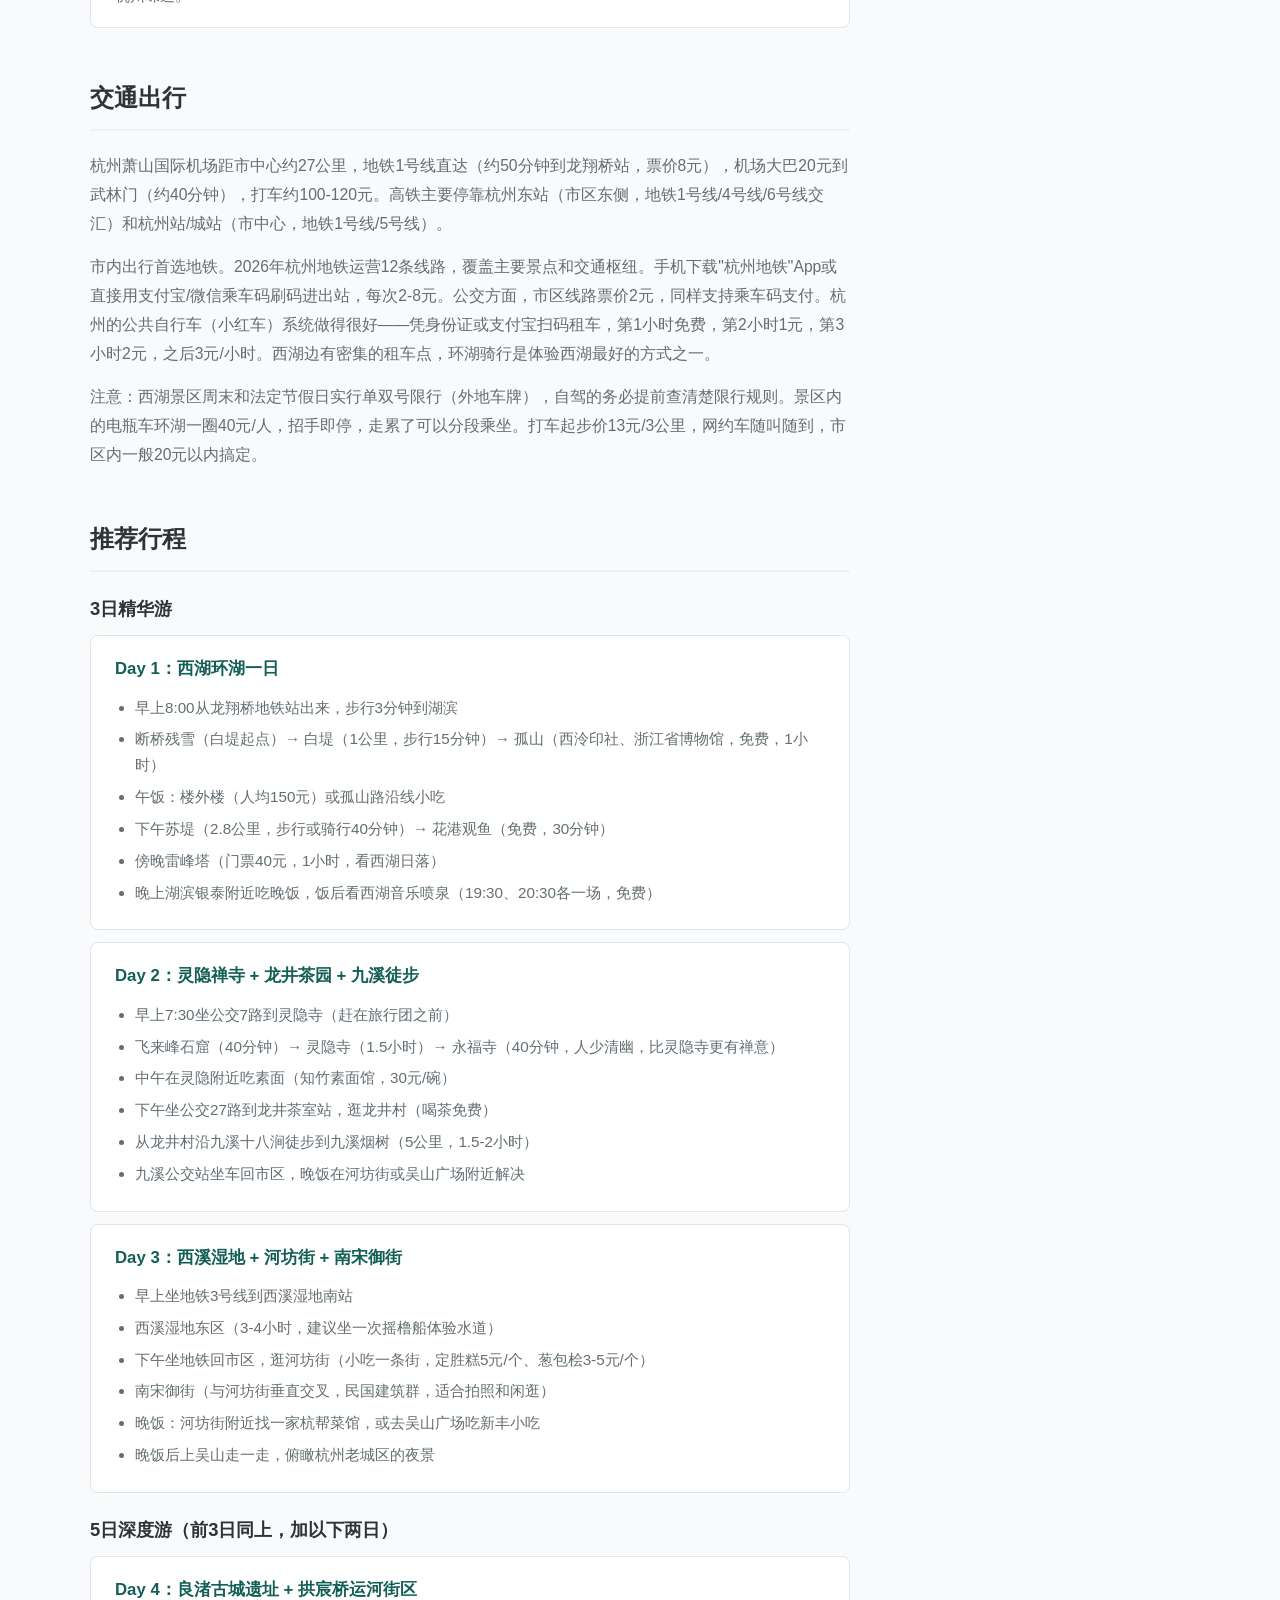
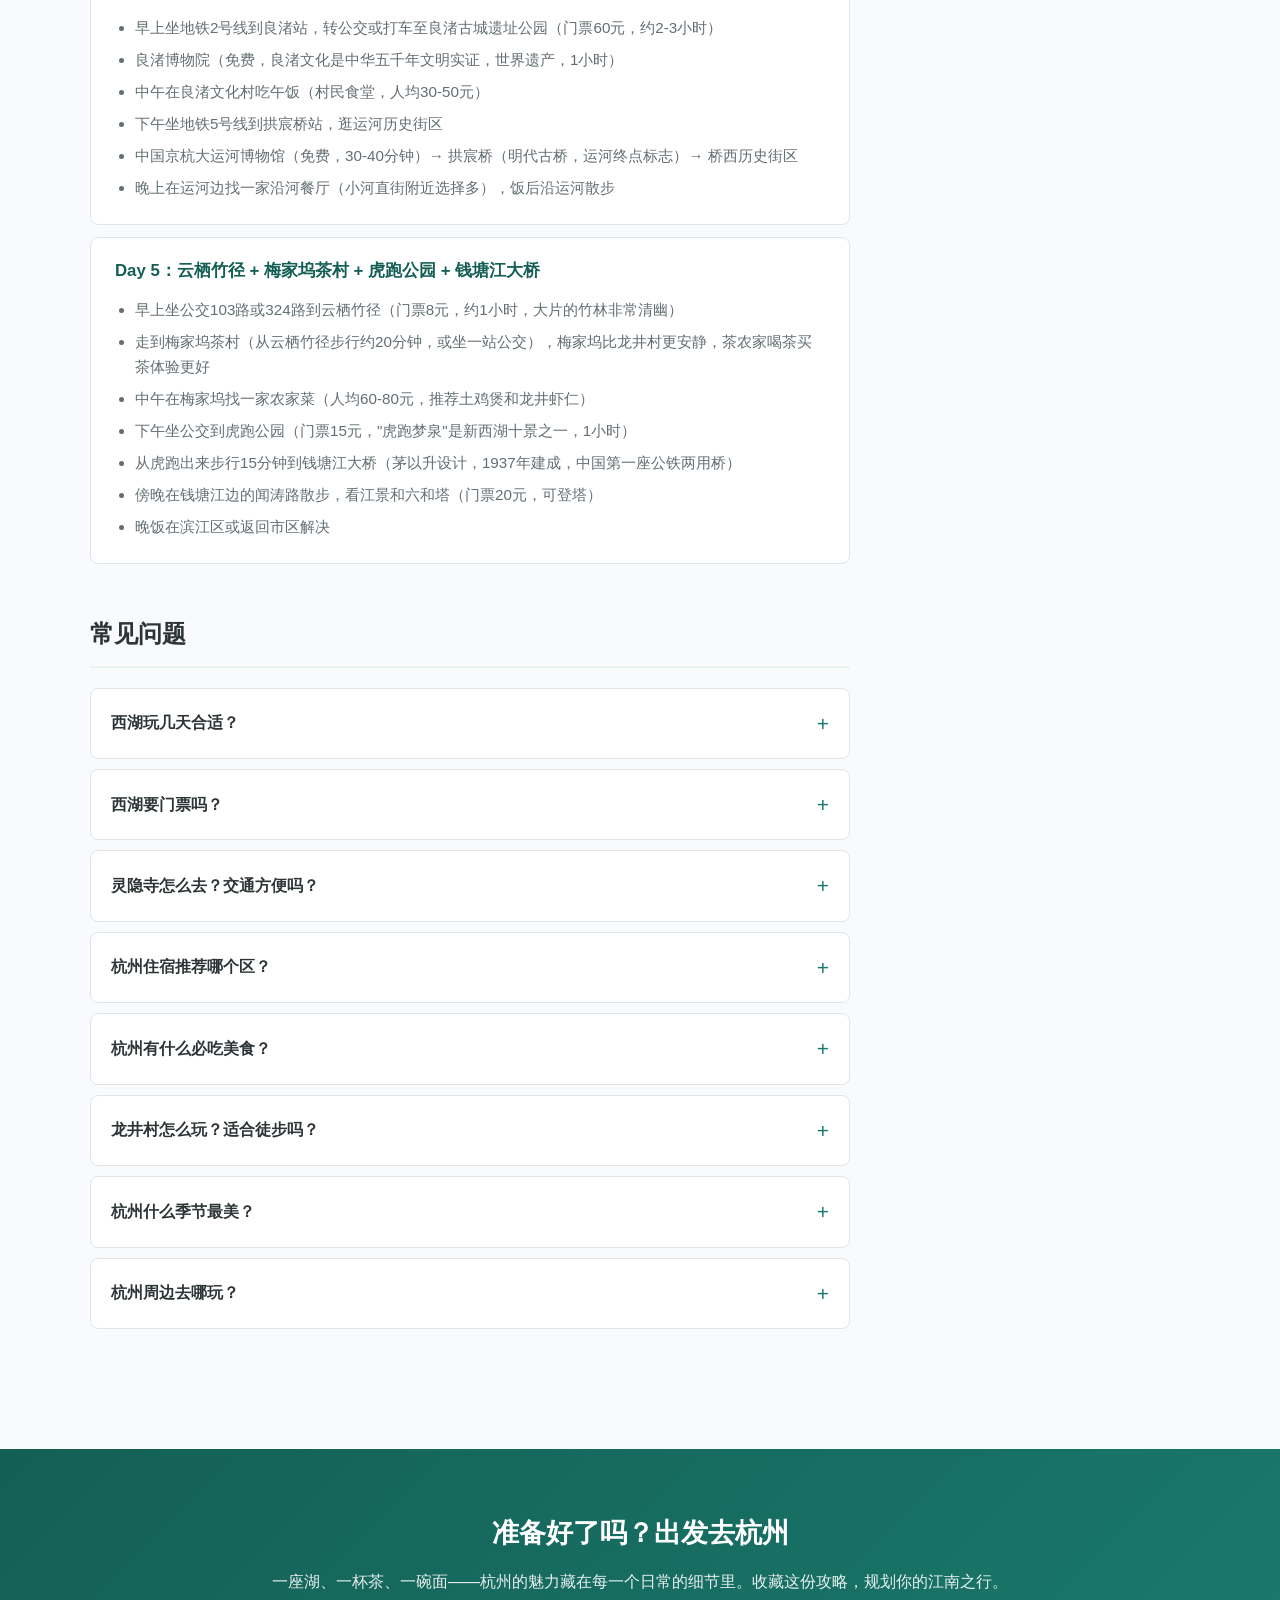
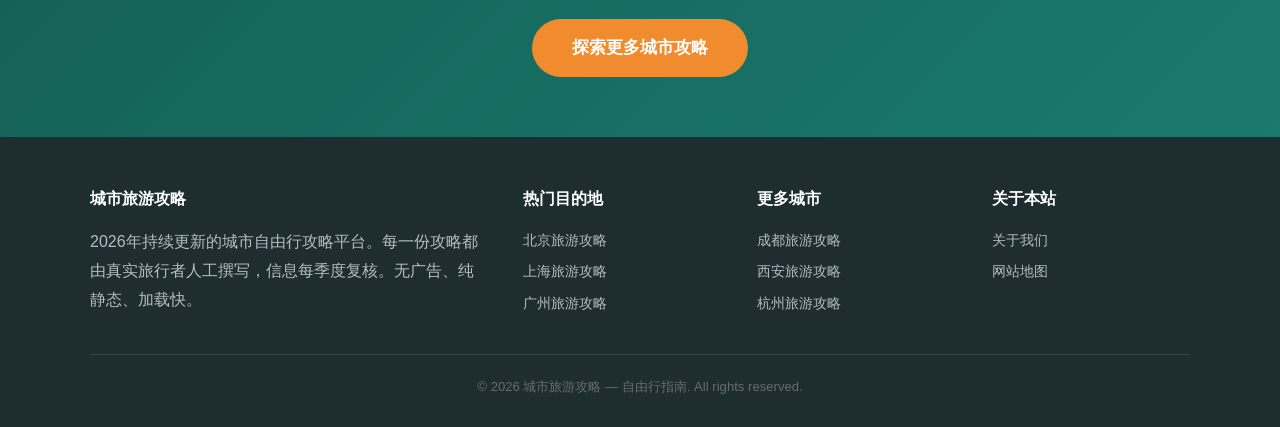
<file: cities/hangzhou.html>
<!DOCTYPE html>
<html lang="zh-CN">
<head>
<meta charset="UTF-8">
<meta name="viewport" content="width=device-width, initial-scale=1.0">
<title>杭州旅游攻略2026 | 必去景点、美食推荐与行程规划</title>
<meta name="description" content="2026年最新杭州旅游攻略，专为自由行游客精心整理的完整指南。系统涵盖西湖十景等核心景点、灵隐寺门票价格与交通路线、龙井村九溪十八涧徒步攻略与西溪湿地游览建议，推荐楼外楼西湖醋鱼和知味观东坡肉等正宗杭州美食，附3日精华游及5日深度游行程规划。">
<meta name="robots" content="index, follow">
<link rel="canonical" href="https://travel-guide.example.com/cities/hangzhou.html">
<link rel="stylesheet" href="../css/style.css">

<meta property="og:title" content="杭州旅游攻略2026 | 必去景点、美食推荐与行程规划">
<meta property="og:description" content="2026年最新杭州旅游攻略，专为自由行游客精心整理的完整指南。系统涵盖西湖十景等核心景点、灵隐寺门票价格与交通路线、龙井村九溪十八涧徒步攻略与西溪湿地游览建议，推荐楼外楼西湖醋鱼和知味观东坡肉等正宗杭州美食，附3日精华游及5日深度游行程规划。">
<meta property="og:type" content="article">
<meta property="og:url" content="https://travel-guide.example.com/cities/hangzhou.html">
<meta property="og:locale" content="zh_CN">

<meta name="twitter:card" content="summary_large_image">
<meta name="twitter:title" content="杭州旅游攻略2026 | 必去景点、美食推荐与行程规划">
<meta name="twitter:description" content="2026年杭州旅游攻略，自由行全指南。西湖十景、灵隐寺、龙井村、地道美食，附3日5日行程规划。">

<script type="application/ld+json">
{
  "@context": "https://schema.org",
  "@type": "Article",
  "headline": "杭州旅游攻略2026 | 必去景点、美食推荐与行程规划",
  "description": "2026年杭州旅游完整攻略，覆盖西湖、灵隐寺、龙井村、西溪湿地、宋城等核心景点，附门票价格、交通路线、美食推荐和3日5日行程规划。",
  "datePublished": "2026-06-04",
  "dateModified": "2026-06-04",
  "author": {
    "@type": "Organization",
    "name": "城市旅游攻略"
  },
  "publisher": {
    "@type": "Organization",
    "name": "城市旅游攻略",
    "url": "https://travel-guide.example.com/"
  },
  "inLanguage": "zh-CN"
}
</script>

<script type="application/ld+json">
{
  "@context": "https://schema.org",
  "@type": "BreadcrumbList",
  "itemListElement": [
    {
      "@type": "ListItem",
      "position": 1,
      "name": "首页",
      "item": "https://travel-guide.example.com/"
    },
    {
      "@type": "ListItem",
      "position": 2,
      "name": "杭州旅游攻略",
      "item": "https://travel-guide.example.com/cities/hangzhou.html"
    }
  ]
}
</script>

<script type="application/ld+json">
{
  "@context": "https://schema.org",
  "@type": "FAQPage",
  "mainEntity": [
    {
      "@type": "Question",
      "name": "西湖玩几天合适？",
      "acceptedAnswer": {
        "@type": "Answer",
        "text": "建议预留一整天给西湖。环湖一圈约10公里，如果只走核心段（断桥到雷峰塔）半天也够。想深度体验的话，一天骑行+步行+游船的组合最舒服。上午从断桥出发走白堤到孤山，中午在楼外楼或周边小店吃饭，下午沿苏堤走到花港观鱼，傍晚坐船到三潭印月看日落。如果只有半天时间，建议走北线（断桥-白堤-孤山-苏堤北段），这一段浓缩了西湖精华。"
      }
    },
    {
      "@type": "Question",
      "name": "西湖要门票吗？",
      "acceptedAnswer": {
        "@type": "Answer",
        "text": "西湖景区本身免费开放，24小时可进入。部分小景点需要单独购票：雷峰塔40元、岳王庙25元、三潭印月船票+登岛55元、灵隐寺30元（不含飞来峰门票45元）。环湖骑行租共享单车约1.5元/30分钟，景区电瓶车环湖一圈40元/人。2026年价格无变动。"
      }
    },
    {
      "@type": "Question",
      "name": "灵隐寺怎么去？交通方便吗？",
      "acceptedAnswer": {
        "@type": "Answer",
        "text": "灵隐寺位于西湖西北侧，交通很方便。公交7路（城站火车站始发，经龙翔桥、岳庙）直达灵隐站，票价2元，全程约40分钟。公交407路（地铁武林广场站始发）也可到达。打车从西湖湖滨出发约15-20分钟，费用20-30元。地铁方面，2026年地铁3号线黄龙体育中心站下车后换乘公交7路或打车约10分钟即到。建议早上7:30前到达，避开旅行团高峰。"
      }
    },
    {
      "@type": "Question",
      "name": "杭州住宿推荐哪个区？",
      "acceptedAnswer": {
        "@type": "Answer",
        "text": "推荐三个区域：首选湖滨/龙翔桥一带（地铁1号线沿线），步行到西湖5分钟，周边商业配套齐全，连锁酒店300-500元/晚，缺点是价格偏高且旺季难订。第二选择是武林广场/凤起路周边（地铁1号、2号线交汇），市中心地段，去西湖地铁1站即达，酒店选择多，250-400元/晚。第三选择是青芝坞/玉泉一带，靠近浙大玉泉校区和灵隐寺，适合喜欢安静和自然氛围的旅客，民宿200-350元/晚。家庭出游建议选湖滨区，独行或情侣选青芝坞更有味道。"
      }
    },
    {
      "@type": "Question",
      "name": "杭州有什么必吃的美食？",
      "acceptedAnswer": {
        "@type": "Answer",
        "text": "杭州必吃五道：西湖醋鱼（楼外楼最出名，草鱼版78元/条，鳜鱼版时价约150-200元，酸甜适口但外地人可能需要适应）；东坡肉（知味观或外婆家，18-25元/客，肥而不腻配米饭绝佳）；片儿川（菊英面馆最正宗，18-25元/碗，雪菜+笋片+肉丝，杭州人的日常早餐）；龙井虾仁（绿茶餐厅或杭州酒家，68-88元/份，虾仁嫩滑带茶香）；葱包桧（街头小吃，3-5元/个，薄饼夹油条+葱+甜面酱，南宋流传至今）。早点去新丰小吃吃小笼包（10元/笼）和牛肉粉丝汤也很本地。"
      }
    },
    {
      "@type": "Question",
      "name": "龙井村怎么玩？适合徒步吗？",
      "acceptedAnswer": {
        "@type": "Answer",
        "text": "龙井村非常适合徒步。经典路线是：公交27路或87路坐到龙井茶室站，从龙井村穿村而过，走九溪十八涧步道一路下行到九溪烟树，全程约5公里，走路1.5-2小时，全程缓坡下行不费力。沿途是茶园、溪涧和枫树，4月和11月景色最好。到了龙井村可以进茶农家喝一杯明前龙井（免费品尝，买茶的话50-200元/两不等），不必非买，喝茶聊天不收钱。走完九溪后从九溪公交站坐4路或308路回市区。整条路线免费，建议半天时间，穿防滑鞋，雨后石板路会有点滑。"
      }
    },
    {
      "@type": "Question",
      "name": "杭州什么季节去最美？",
      "acceptedAnswer": {
        "@type": "Answer",
        "text": "杭州四季分明，各有看点。春季（3-5月）是公认的最佳季节，苏堤春晓、柳浪闻莺、龙井明前茶采摘都在这个时段，气温15-25°C非常舒适，缺点是游客最多、房价最高。秋季（9-11月）同样极好，满城桂花香、九溪红叶、钱塘江大潮（农历八月十八前后），气温20°C左右，游客比春天少一些。夏季（6-8月）热且潮湿，气温常达35-38°C，但荷花盛开是曲院风荷最美的时段。冬季（12-2月）游客最少，断桥残雪是经典画面（不过杭州下雪不多，要看运气），住宿价格最低，适合预算有限的旅行。"
      }
    },
    {
      "@type": "Question",
      "name": "杭州周边有什么值得去的地方？",
      "acceptedAnswer": {
        "@type": "Answer",
        "text": "杭州周边一日游选择很多。乌镇（高铁到桐乡站转公交K282，东栅110元/西栅150元，建议西栅看夜景）是江南水乡代表，距杭州约1.5小时。千岛湖（杭州西站大巴2小时，门票+船票185元起）水质极好，适合夏季避暑。莫干山（高铁到德清站转车，门票80元）避暑胜地和民宿标杆，适合周末度假。绍兴（高铁19分钟即到，鲁迅故里免费）黄酒、乌篷船、三味书屋，文化之旅。安吉（自驾或大巴1.5小时，大竹海门票58元）竹海和云上草原适合户外爱好者。时间紧的话优先乌镇或绍兴，交通最方便。"
      }
    }
  ]
}
</script>
</head>
<body>

<nav class="nav" aria-label="主导航">
  <div class="nav-inner">
    <a href="../index.html" class="nav-logo">城市旅游攻略</a>
    <ul class="nav-links">
      <li><a href="../index.html#cities">热门城市</a></li>
      <li><a href="../index.html#tips">旅行贴士</a></li>
      <li><a href="../index.html#about">关于我们</a></li>
    </ul>
  </div>
</nav>

<nav class="breadcrumb" aria-label="面包屑导航">
  <a href="../index.html">首页</a><span>&rsaquo;</span>杭州旅游攻略
</nav>

<header class="city-hero">
  <h1>杭州旅游攻略2026</h1>
  <span class="update-badge">2026年6月更新</span>
</header>

<main>
  <section class="section">
    <div class="city-layout">

      <div class="city-main">

        <div class="city-section" id="overview">
          <h2>城市概览</h2>
          <p>杭州，浙江省省会，中国七大古都之一，被马可·波罗称为"世界上最美丽华贵之天城"。建城史超过2200年，五代吴越国和南宋都曾在此建都。西湖与京杭大运河两大世界文化遗产共存于同一座城市，这在全国绝无仅有。</p>
          <p>作为江南文化的核心代表，杭州的气质是含蓄而精致的——西湖不张扬却处处是画，龙井茶清淡而回味悠长，杭帮菜讲究原味不靠重口调味。2026年杭州地铁已开通12条线路，覆盖萧山机场、火车东站、西湖景区和西溪湿地，自由行比五年前方便了不止一个档次。老城区巷子里的小吃店和西湖边的茶山步道，才是这座城市最值得花时间的地方。</p>
        </div>

        <div class="city-section" id="attractions">
          <h2>必去景点推荐</h2>

          <div class="attraction-list">

            <div class="attraction-item">
              <h3>西湖风景名胜区</h3>
              <div class="attraction-meta">
                <span>门票：免费（小景点另收费）</span>
                <span>地铁：1号线龙翔桥站 / 凤起路站</span>
                <span>建议游览：1天</span>
              </div>
              <p>西湖是杭州的灵魂。环湖一周约10公里，景区由一山（孤山）、二塔（雷峰塔、保俶塔）、三堤（白堤、苏堤、杨公堤）、十景构成。推荐路线：从龙翔桥地铁站出来步行3分钟到湖滨，沿湖顺时针走——先到断桥残雪上白堤，穿过孤山（西泠印社、浙江省博物馆都在此），接着走苏堤春晓（2.8公里，六座桥起伏有致），到花港观鱼看红鲤，最后在雷峰塔（门票40元，登塔俯瞰西湖全景）结束。中途可以在湖边长椅上坐半小时，比打卡所有景点更有意义。环湖也可以骑共享单车，边走边停约2-3小时骑完一圈。游船上三潭印月岛（船票+登岛55元）是看1元人民币背面图案的最佳方式，下午3-4点光线最好。</p>
            </div>

            <div class="attraction-item">
              <h3>灵隐寺 + 飞来峰</h3>
              <div class="attraction-meta">
                <span>门票：飞来峰45元 + 灵隐寺30元</span>
                <span>公交：7路 / 407路直达</span>
                <span>建议游览：半天</span>
              </div>
              <p>灵隐寺是杭州香火最旺的寺庙，东晋咸和元年（公元326年）创建，距今近1700年。注意门票分两段：先进飞来峰景区（45元，含永福寺、韬光寺和飞来峰石窟造像），进灵隐寺需另购30元香花券。飞来峰有五代至元代石窟造像380余尊，其中大肚弥勒佛是宋代代表作。进灵隐寺后沿中轴线走天王殿—大雄宝殿—药师殿—藏经楼—华严殿，大雄宝殿内的释迦牟尼木雕坐像高24.8米，是中国最大的香樟木雕坐像。寺庙早上7:00开门，建议赶早到达，8:30后旅行团大量涌入体验会差很多。全程走下来约2-3小时，出来后可以就近吃一碗素面。公交7路从城站火车站始发，经过湖滨和岳庙，是去灵隐寺最方便的车。</p>
            </div>

            <div class="attraction-item">
              <h3>龙井村 + 九溪十八涧</h3>
              <div class="attraction-meta">
                <span>门票：免费</span>
                <span>公交：27路 / 87路至龙井茶室站</span>
                <span>建议游览：半天</span>
              </div>
              <p>龙井村是西湖龙井茶的核心产区。坐公交27路或87路到龙井茶室站下车，走进村子就能看到层层叠叠的茶园。村中茶农会热情招呼你进门喝茶，一般免费品尝2-3种不同等级的龙井，聊得来甚至给你泡一杯明前茶。茶农也会推销茶叶，但不买也没有关系。</p>
              <p>从龙井村沿着九溪十八涧步道往下走是一条经典徒步线。全程约5公里，路两旁是茶园、溪流和枫树，路面是石板和碎石，九条溪流横穿路面需要踩着石头跳过去——所以叫"十八涧"。秋天（10月底到11月）枫叶红了是这条路线最美的时候，春天（3-4月）茶叶新芽嫩绿也很养眼。终点是九溪烟树，一个小瀑布加一池碧水，然后走到九溪公交站（4路、308路）回市区。整条路线不花一分钱门票，建议穿运动鞋，避开雨天（石板路湿滑），上午出发下午两点前能走完。</p>
            </div>

            <div class="attraction-item">
              <h3>西溪国家湿地公园</h3>
              <div class="attraction-meta">
                <span>门票：80元（船票另购60元）</span>
                <span>地铁：3号线西溪湿地南站</span>
                <span>建议游览：半天</span>
              </div>
              <p>西溪湿地距西湖不到5公里，是中国第一个国家湿地公园。相比西湖的精致，西溪更野趣——水道纵横、芦苇丛生、白鹭成群。景区很大，分东区和西区（洪园），通常玩东区就够了。推荐坐摇橹船（100元/小时/船，可坐4-6人）穿行水道，船工会沿途讲解。走陆路的话，福堤、绿堤是主步道，中途有几个小博物馆和民俗馆可以逛。电影《非诚勿扰》曾在此取景，拍摄地的那个小亭子至今还在。</p>
              <p>秋季（10-11月）是西溪最美时段——芦苇花全白了，配着柿子树挂满红柿子，就是传说中的"西溪十景"之"秋芦飞雪"。夏季蚊虫比较多，务必带驱蚊水。整个景区走下来约3-4小时，建议安排上午西湖下午西溪，或者单独给半天。</p>
            </div>

            <div class="attraction-item">
              <h3>宋城景区</h3>
              <div class="attraction-meta">
                <span>门票：320元（含《宋城千古情》演出）</span>
                <span>公交：4路 / 308路至宋城站</span>
                <span>建议游览：半天（下午+晚上）</span>
              </div>
              <p>宋城是一个以南宋文化为主题的大型仿古景区，核心卖点是《宋城千古情》大型实景演出——被称作"世界三大名秀"之一。演出融合了舞蹈、杂技、光影和水景，讲述杭州从良渚到南宋的历史故事，舞台效果确实震撼。景区内还有市井街、怪街、鬼屋等互动项目，带小孩的话可以玩很久。</p>
              <p>门票320元包含演出，单独看演出不划算。建议下午2-3点入园，先逛市井街看街头表演（抛绣球招婿、铡美案等），傍晚吃饭（景区内小吃人均30-50元），晚上看19:00或20:30场的演出（提前30分钟入场抢中间位置）。宋城适合对演艺和热闹氛围感兴趣的游客，如果是冲着历史文化去的可能会失望——这里本质上是主题乐园而不是文博景点。从市中心打车约30-40分钟，费用40-50元。</p>
            </div>

          </div>
        </div>

        <div class="city-section" id="food">
          <h2>美食推荐</h2>

          <div class="food-list">

            <div class="food-item">
              <h3>西湖醋鱼 <span class="food-restaurant">推荐：楼外楼（孤山路30号）</span></h3>
              <p>杭帮菜的头牌。草鱼先在清水中饿养两天去土腥味，再用沸水汆熟浇上糖醋汁。楼外楼的版本最正宗，草鱼78元/条，鳜鱼版按季节约150-200元。口味偏甜酸，北方人第一次吃可能会觉得寡淡——这不是你的问题，是这道菜本就不走重口路线。楼外楼在孤山脚下，1848年开店，周总理曾在此宴请外宾。人均消费约150元，建议中午11点或下午5点前到，避免等位。预算有限的话，外婆家（人均60元）的西湖醋鱼也不错，口味更大众化。</p>
            </div>

            <div class="food-item">
              <h3>东坡肉 <span class="food-restaurant">推荐：知味观（仁和路83号）</span></h3>
              <p>苏东坡在杭州做官时留下的菜谱。五花肉切成方块，加黄酒、酱油、冰糖慢炖两小时以上，成品色泽红亮、肥而不腻、酥烂到筷子一夹就断开。知味观是百年老字号（1913年创立），东坡肉18元/客，配一碗白米饭是绝配。新丰小吃（解放路店）的东坡肉更实惠，10元/客，口味偏甜一些。一份东坡肉+一碗片儿川，30元不到就能吃得很满足。不建议在景区内吃东坡肉，价格翻倍且品质不稳定。</p>
            </div>

            <div class="food-item">
              <h3>片儿川 <span class="food-restaurant">推荐：菊英面馆（中河南路12号）</span></h3>
              <p>杭州人的日常面食，雪菜+笋片+瘦肉片做浇头，汤清面劲。菊英面馆是杭州片儿川的代名词，上过《舌尖上的中国》，一碗18-25元。面的灵魂在雪菜——必须是倒笃菜（杭州特有的腌雪菜），配冬笋片才是最正宗的版本（春季用春笋、夏秋用茭白替代）。菊英早上6点开门，上午10点前到不用排长队。另外慧娟面馆（望江路店）的片儿川也很能打，汤底更浓郁，15元/碗，本地人常去。吃的时候加一勺本地辣酱，风味立刻上来了。</p>
            </div>

            <div class="food-item">
              <h3>龙井虾仁 <span class="food-restaurant">推荐：绿茶餐厅（龙井路83号）</span></h3>
              <p>用清明前后的龙井新茶与新鲜河虾仁同炒，虾仁白玉般晶莹，带着一丝茶香。绿茶餐厅的龙井虾仁68-88元/份，餐厅本身坐落在茶园里，环境比菜色更值得体验——窗外就是大片茶山，吃完饭可以在茶园里散步。杭州酒家（延安路店）的龙井虾仁也做得很好，78元/份，虾仁更大颗。如果预算紧张，新白鹿餐厅的龙井虾仁只要38元/份，味道也不错。这道菜适合搭配一壶龙井茶（餐厅通常20-30元/壶），边喝边吃，比单吃更有杭州味道。</p>
            </div>

          </div>
        </div>

        <div class="city-section" id="transport">
          <h2>交通出行</h2>
          <p>杭州萧山国际机场距市中心约27公里，地铁1号线直达（约50分钟到龙翔桥站，票价8元），机场大巴20元到武林门（约40分钟），打车约100-120元。高铁主要停靠杭州东站（市区东侧，地铁1号线/4号线/6号线交汇）和杭州站/城站（市中心，地铁1号线/5号线）。</p>
          <p>市内出行首选地铁。2026年杭州地铁运营12条线路，覆盖主要景点和交通枢纽。手机下载"杭州地铁"App或直接用支付宝/微信乘车码刷码进出站，每次2-8元。公交方面，市区线路票价2元，同样支持乘车码支付。杭州的公共自行车（小红车）系统做得很好——凭身份证或支付宝扫码租车，第1小时免费，第2小时1元，第3小时2元，之后3元/小时。西湖边有密集的租车点，环湖骑行是体验西湖最好的方式之一。</p>
      <p>注意：西湖景区周末和法定节假日实行单双号限行（外地车牌），自驾的务必提前查清楚限行规则。景区内的电瓶车环湖一圈40元/人，招手即停，走累了可以分段乘坐。打车起步价13元/3公里，网约车随叫随到，市区内一般20元以内搞定。</p>
        </div>

        <div class="city-section" id="itinerary">
          <h2>推荐行程</h2>

          <h3>3日精华游</h3>

          <div class="itinerary-day">
            <h3>Day 1：西湖环湖一日</h3>
            <ul>
              <li>早上8:00从龙翔桥地铁站出来，步行3分钟到湖滨</li>
              <li>断桥残雪（白堤起点）→ 白堤（1公里，步行15分钟）→ 孤山（西泠印社、浙江省博物馆，免费，1小时）</li>
              <li>午饭：楼外楼（人均150元）或孤山路沿线小吃</li>
              <li>下午苏堤（2.8公里，步行或骑行40分钟）→ 花港观鱼（免费，30分钟）</li>
              <li>傍晚雷峰塔（门票40元，1小时，看西湖日落）</li>
              <li>晚上湖滨银泰附近吃晚饭，饭后看西湖音乐喷泉（19:30、20:30各一场，免费）</li>
            </ul>
          </div>

          <div class="itinerary-day">
            <h3>Day 2：灵隐禅寺 + 龙井茶园 + 九溪徒步</h3>
            <ul>
              <li>早上7:30坐公交7路到灵隐寺（赶在旅行团之前）</li>
              <li>飞来峰石窟（40分钟）→ 灵隐寺（1.5小时）→ 永福寺（40分钟，人少清幽，比灵隐寺更有禅意）</li>
              <li>中午在灵隐附近吃素面（知竹素面馆，30元/碗）</li>
              <li>下午坐公交27路到龙井茶室站，逛龙井村（喝茶免费）</li>
              <li>从龙井村沿九溪十八涧徒步到九溪烟树（5公里，1.5-2小时）</li>
              <li>九溪公交站坐车回市区，晚饭在河坊街或吴山广场附近解决</li>
            </ul>
          </div>

          <div class="itinerary-day">
            <h3>Day 3：西溪湿地 + 河坊街 + 南宋御街</h3>
            <ul>
              <li>早上坐地铁3号线到西溪湿地南站</li>
              <li>西溪湿地东区（3-4小时，建议坐一次摇橹船体验水道）</li>
              <li>下午坐地铁回市区，逛河坊街（小吃一条街，定胜糕5元/个、葱包桧3-5元/个）</li>
              <li>南宋御街（与河坊街垂直交叉，民国建筑群，适合拍照和闲逛）</li>
              <li>晚饭：河坊街附近找一家杭帮菜馆，或去吴山广场吃新丰小吃</li>
              <li>晚饭后上吴山走一走，俯瞰杭州老城区的夜景</li>
            </ul>
          </div>

          <h3>5日深度游（前3日同上，加以下两日）</h3>

          <div class="itinerary-day">
            <h3>Day 4：良渚古城遗址 + 拱宸桥运河街区</h3>
            <ul>
              <li>早上坐地铁2号线到良渚站，转公交或打车至良渚古城遗址公园（门票60元，约2-3小时）</li>
              <li>良渚博物院（免费，良渚文化是中华五千年文明实证，世界遗产，1小时）</li>
              <li>中午在良渚文化村吃午饭（村民食堂，人均30-50元）</li>
              <li>下午坐地铁5号线到拱宸桥站，逛运河历史街区</li>
              <li>中国京杭大运河博物馆（免费，30-40分钟）→ 拱宸桥（明代古桥，运河终点标志）→ 桥西历史街区</li>
              <li>晚上在运河边找一家沿河餐厅（小河直街附近选择多），饭后沿运河散步</li>
            </ul>
          </div>

          <div class="itinerary-day">
            <h3>Day 5：云栖竹径 + 梅家坞茶村 + 虎跑公园 + 钱塘江大桥</h3>
            <ul>
              <li>早上坐公交103路或324路到云栖竹径（门票8元，约1小时，大片的竹林非常清幽）</li>
              <li>走到梅家坞茶村（从云栖竹径步行约20分钟，或坐一站公交），梅家坞比龙井村更安静，茶农家喝茶买茶体验更好</li>
              <li>中午在梅家坞找一家农家菜（人均60-80元，推荐土鸡煲和龙井虾仁）</li>
              <li>下午坐公交到虎跑公园（门票15元，"虎跑梦泉"是新西湖十景之一，1小时）</li>
              <li>从虎跑出来步行15分钟到钱塘江大桥（茅以升设计，1937年建成，中国第一座公铁两用桥）</li>
              <li>傍晚在钱塘江边的闻涛路散步，看江景和六和塔（门票20元，可登塔）</li>
              <li>晚饭在滨江区或返回市区解决</li>
            </ul>
          </div>

        </div>

        <div class="city-section" id="faq">
          <h2>常见问题</h2>

          <div class="faq-list">

            <div class="faq-item">
              <div class="faq-q" onclick="this.parentElement.classList.toggle('open')" role="button" aria-expanded="false">西湖玩几天合适？</div>
              <div class="faq-a">
                <p>建议预留一整天给西湖。环湖一圈约10公里，如果只走核心段（断桥到雷峰塔）半天也够。想深度体验的话，一天骑行+步行+游船的组合最舒服。上午从断桥出发走白堤到孤山，中午在楼外楼或周边小店吃饭，下午沿苏堤走到花港观鱼，傍晚坐船到三潭印月看日落。如果只有半天时间，建议走北线（断桥-白堤-孤山-苏堤北段），这一段浓缩了西湖精华。</p>
              </div>
            </div>

            <div class="faq-item">
              <div class="faq-q" onclick="this.parentElement.classList.toggle('open')" role="button" aria-expanded="false">西湖要门票吗？</div>
              <div class="faq-a">
                <p>西湖景区本身免费开放，24小时可进入。部分小景点需要单独购票：雷峰塔40元、岳王庙25元、三潭印月船票+登岛55元、灵隐寺30元（不含飞来峰门票45元）。环湖骑行租共享单车约1.5元/30分钟，景区电瓶车环湖一圈40元/人。2026年价格无变动。</p>
              </div>
            </div>

            <div class="faq-item">
              <div class="faq-q" onclick="this.parentElement.classList.toggle('open')" role="button" aria-expanded="false">灵隐寺怎么去？交通方便吗？</div>
              <div class="faq-a">
                <p>灵隐寺位于西湖西北侧，交通很方便。公交7路（城站火车站始发，经龙翔桥、岳庙）直达灵隐站，票价2元，全程约40分钟。公交407路（地铁武林广场站始发）也可到达。打车从西湖湖滨出发约15-20分钟，费用20-30元。地铁方面，2026年地铁3号线黄龙体育中心站下车后换乘公交7路或打车约10分钟即到。建议早上7:30前到达，避开旅行团高峰。</p>
              </div>
            </div>

            <div class="faq-item">
              <div class="faq-q" onclick="this.parentElement.classList.toggle('open')" role="button" aria-expanded="false">杭州住宿推荐哪个区？</div>
              <div class="faq-a">
                <p>推荐三个区域：首选湖滨/龙翔桥一带（地铁1号线沿线），步行到西湖5分钟，周边商业配套齐全，连锁酒店300-500元/晚，缺点是价格偏高且旺季难订。第二选择是武林广场/凤起路周边（地铁1号、2号线交汇），市中心地段，去西湖地铁1站即达，酒店选择多，250-400元/晚。第三选择是青芝坞/玉泉一带，靠近浙大玉泉校区和灵隐寺，适合喜欢安静和自然氛围的旅客，民宿200-350元/晚。家庭出游建议选湖滨区，独行或情侣选青芝坞更有味道。</p>
              </div>
            </div>

            <div class="faq-item">
              <div class="faq-q" onclick="this.parentElement.classList.toggle('open')" role="button" aria-expanded="false">杭州有什么必吃美食？</div>
              <div class="faq-a">
                <p>杭州必吃五道：西湖醋鱼（楼外楼最出名，草鱼版78元/条）、东坡肉（知味观18元/客，肥而不腻）、片儿川（菊英面馆18-25元/碗，雪菜+笋片+肉丝）、龙井虾仁（绿茶餐厅68-88元/份）、葱包桧（街头小吃3-5元/个）。早点去新丰小吃吃小笼包（10元/笼）和牛肉粉丝汤也很本地。杭州菜整体偏清淡偏甜，口味重的可以加本地辣酱。</p>
              </div>
            </div>

            <div class="faq-item">
              <div class="faq-q" onclick="this.parentElement.classList.toggle('open')" role="button" aria-expanded="false">龙井村怎么玩？适合徒步吗？</div>
              <div class="faq-a">
                <p>龙井村非常适合徒步。坐公交27路或87路到龙井茶室站，从龙井村穿村而过走九溪十八涧步道，全程约5公里/1.5-2小时，缓坡下行不费力。沿途是茶园和溪涧，4月和11月景色最好。茶农家喝茶免费，买茶50-200元/两不等，不买也没关系。走完后从九溪公交站坐车回市区。建议穿防滑鞋，避开雨后。</p>
              </div>
            </div>

            <div class="faq-item">
              <div class="faq-q" onclick="this.parentElement.classList.toggle('open')" role="button" aria-expanded="false">杭州什么季节最美？</div>
              <div class="faq-a">
                <p>春季（3-5月）和秋季（9-11月）是最佳季节。春天苏堤春晓、龙井采茶，气温15-25°C，缺点是游客多房价高。秋天满城桂花香、九溪红叶，气温舒适游客比春天少。夏季（6-8月）热而潮湿（35-38°C），但荷花盛开是曲院风荷最美的时段。冬季游客最少，断桥残雪是经典画面，住宿价格最低，适合预算有限的旅行。</p>
              </div>
            </div>

            <div class="faq-item">
              <div class="faq-q" onclick="this.parentElement.classList.toggle('open')" role="button" aria-expanded="false">杭州周边去哪玩？</div>
              <div class="faq-a">
                <p>杭州周边一日游选择：乌镇（高铁到桐乡站转公交，约1.5小时，西栅150元，适合看水乡夜景）、千岛湖（大巴2小时，门票+船票185元起，夏季避暑好去处）、绍兴（高铁19分钟，鲁迅故里免费，黄酒和乌篷船是特色）、莫干山（高铁到德清站转车，门票80元，民宿和避暑胜地）、安吉（大巴1.5小时，大竹海门票58元）。时间紧优先乌镇或绍兴。</p>
              </div>
            </div>

          </div>
        </div>

      </div>

      <aside class="city-sidebar">

        <div class="sidebar-card">
          <h3>行前必读</h3>
          <div class="sidebar-info-item">
            <span class="sidebar-info-label">最佳季节</span>
            <span class="sidebar-info-value">3-5月 / 9-11月</span>
          </div>
          <div class="sidebar-info-item">
            <span class="sidebar-info-label">建议天数</span>
            <span class="sidebar-info-value">3-4天</span>
          </div>
          <div class="sidebar-info-item">
            <span class="sidebar-info-label">人均预算</span>
            <span class="sidebar-info-value">1500-2200元</span>
          </div>
          <div class="sidebar-info-item">
            <span class="sidebar-info-label">机场</span>
            <span class="sidebar-info-value">萧山国际机场</span>
          </div>
          <div class="sidebar-info-item">
            <span class="sidebar-info-label">必备物品</span>
            <span class="sidebar-info-value">舒适步行鞋、防晒、雨伞</span>
          </div>
        </div>

        <div class="sidebar-card">
          <h3>其他热门城市</h3>
          <ul class="sidebar-city-list">
            <li><a href="beijing.html">北京旅游攻略</a></li>
            <li><a href="shanghai.html">上海旅游攻略</a></li>
            <li><a href="guangzhou.html">广州旅游攻略</a></li>
            <li><a href="chengdu.html">成都旅游攻略</a></li>
            <li><a href="xian.html">西安旅游攻略</a></li>
          </ul>
        </div>

      </aside>

    </div>
  </section>

  <section class="cta-band">
    <h2>准备好了吗？出发去杭州</h2>
    <p>一座湖、一杯茶、一碗面——杭州的魅力藏在每一个日常的细节里。收藏这份攻略，规划你的江南之行。</p>
    <a href="../index.html" class="btn-primary">探索更多城市攻略</a>
  </section>
</main>

<footer class="footer">
  <div class="footer-inner">
    <div class="footer-col">
      <h3>城市旅游攻略</h3>
      <p>2026年持续更新的城市自由行攻略平台。每一份攻略都由真实旅行者人工撰写，信息每季度复核。无广告、纯静态、加载快。</p>
    </div>
    <div class="footer-col">
      <h3>热门目的地</h3>
      <ul>
        <li><a href="beijing.html">北京旅游攻略</a></li>
        <li><a href="shanghai.html">上海旅游攻略</a></li>
        <li><a href="guangzhou.html">广州旅游攻略</a></li>
      </ul>
    </div>
    <div class="footer-col">
      <h3>更多城市</h3>
      <ul>
        <li><a href="chengdu.html">成都旅游攻略</a></li>
        <li><a href="xian.html">西安旅游攻略</a></li>
        <li><a href="hangzhou.html">杭州旅游攻略</a></li>
      </ul>
    </div>
    <div class="footer-col">
      <h3>关于本站</h3>
      <ul>
        <li><a href="../index.html#about">关于我们</a></li>
        <li><a href="../sitemap.xml">网站地图</a></li>
      </ul>
    </div>
  </div>
  <div class="footer-bottom">
    <p>&copy; 2026 城市旅游攻略 — 自由行指南. All rights reserved.</p>
  </div>
</footer>

</body>
</html>
</file>
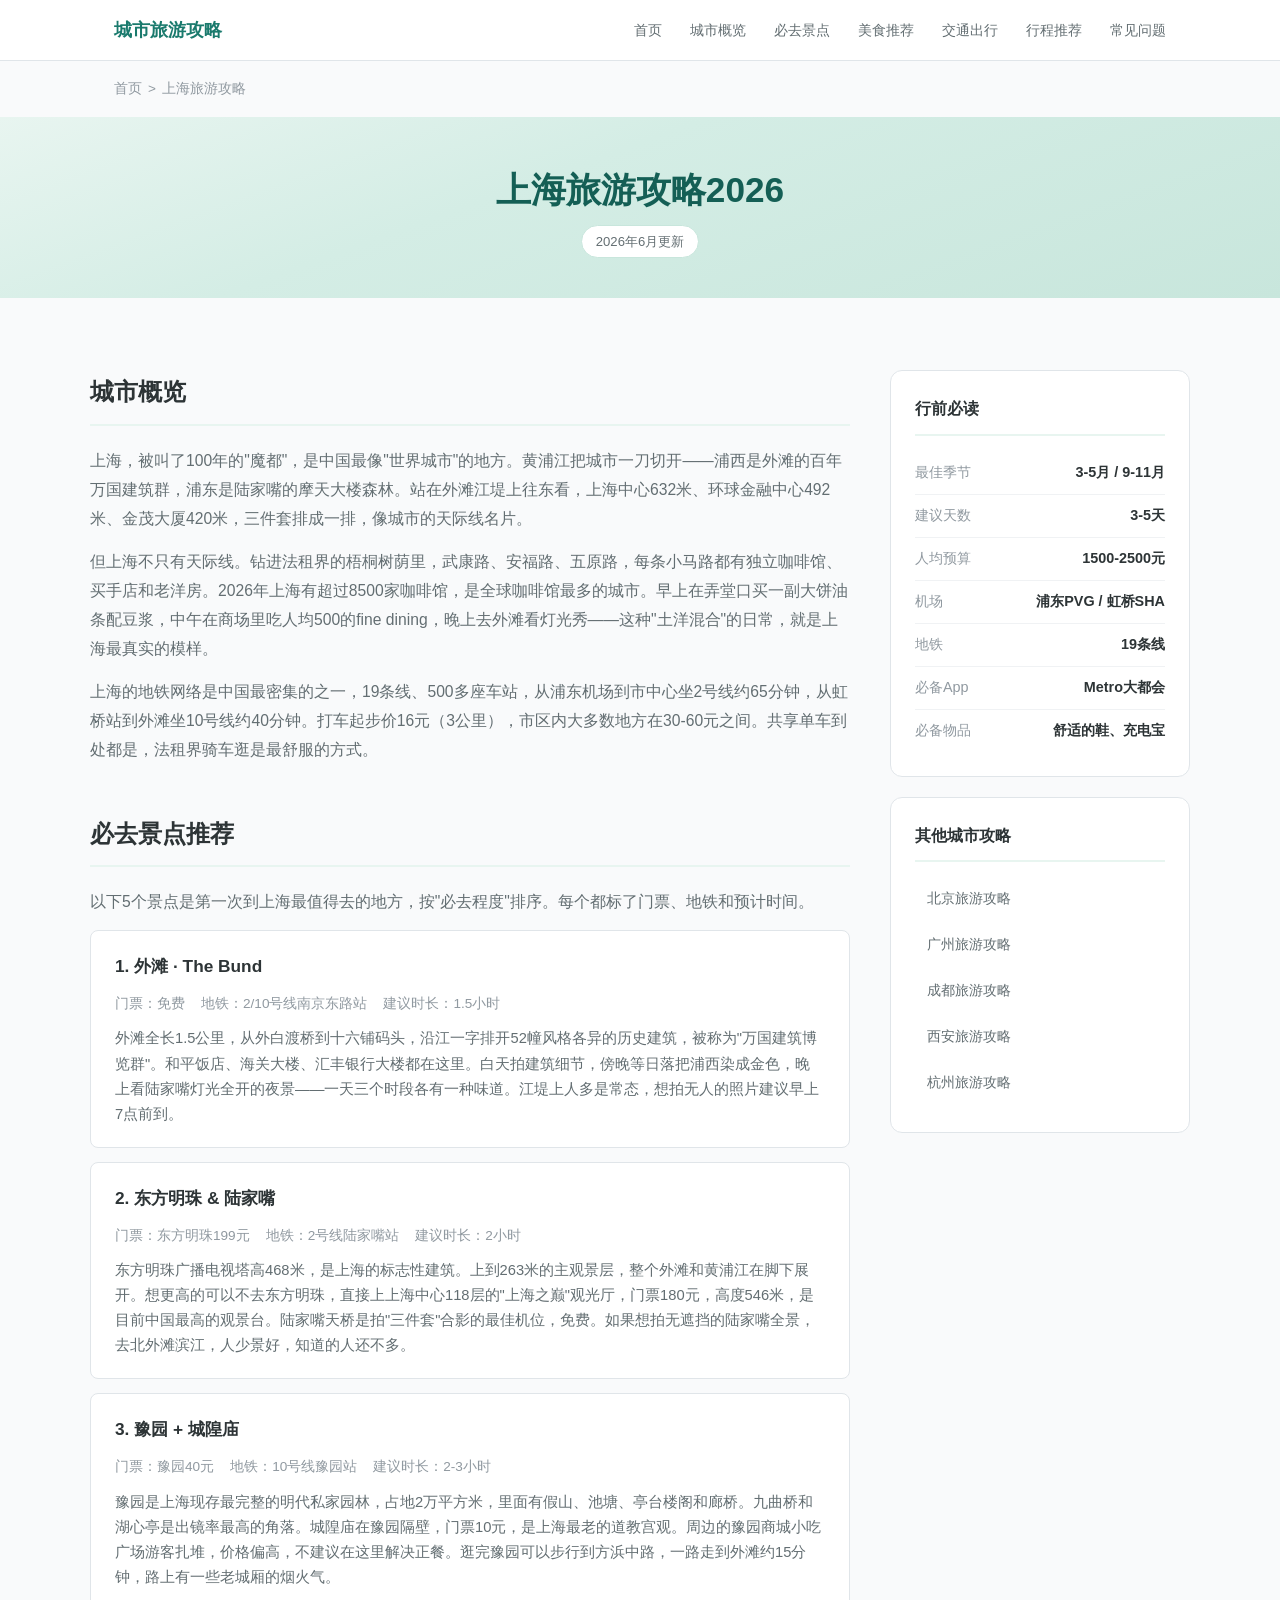
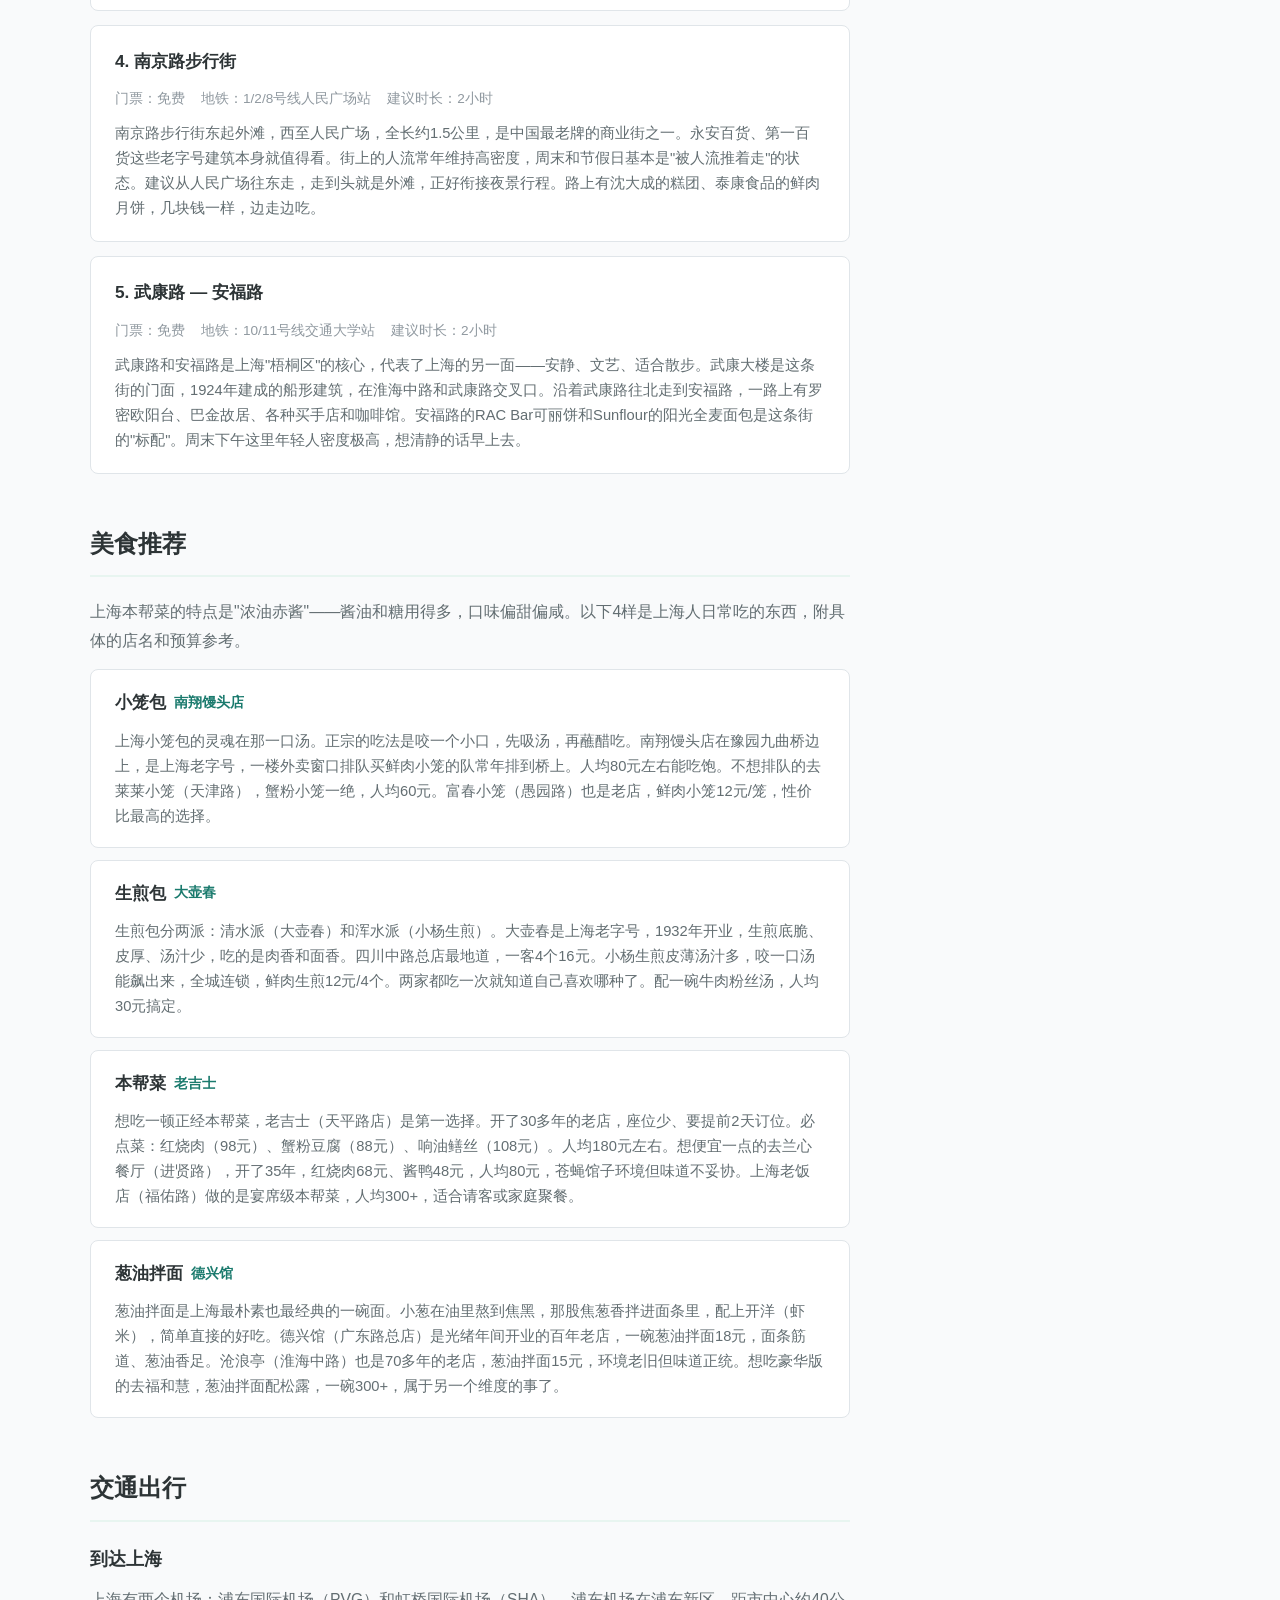
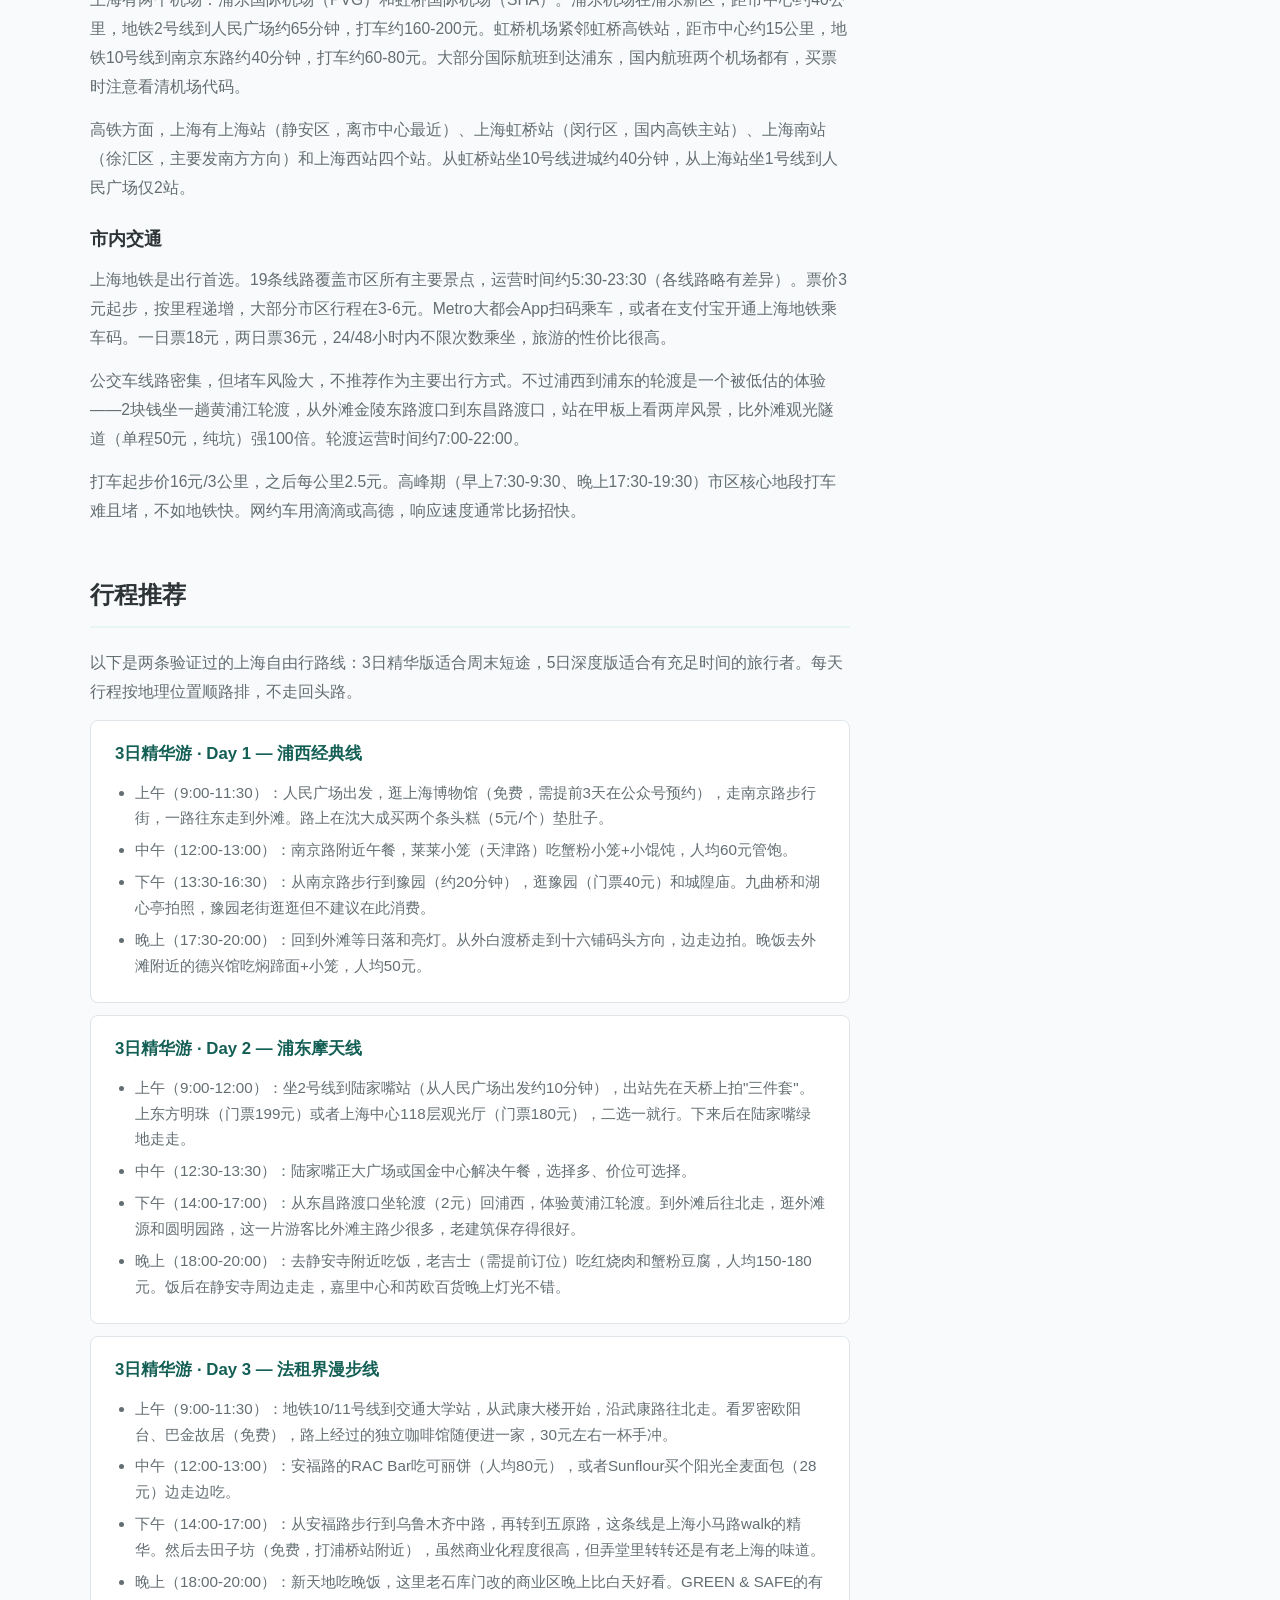
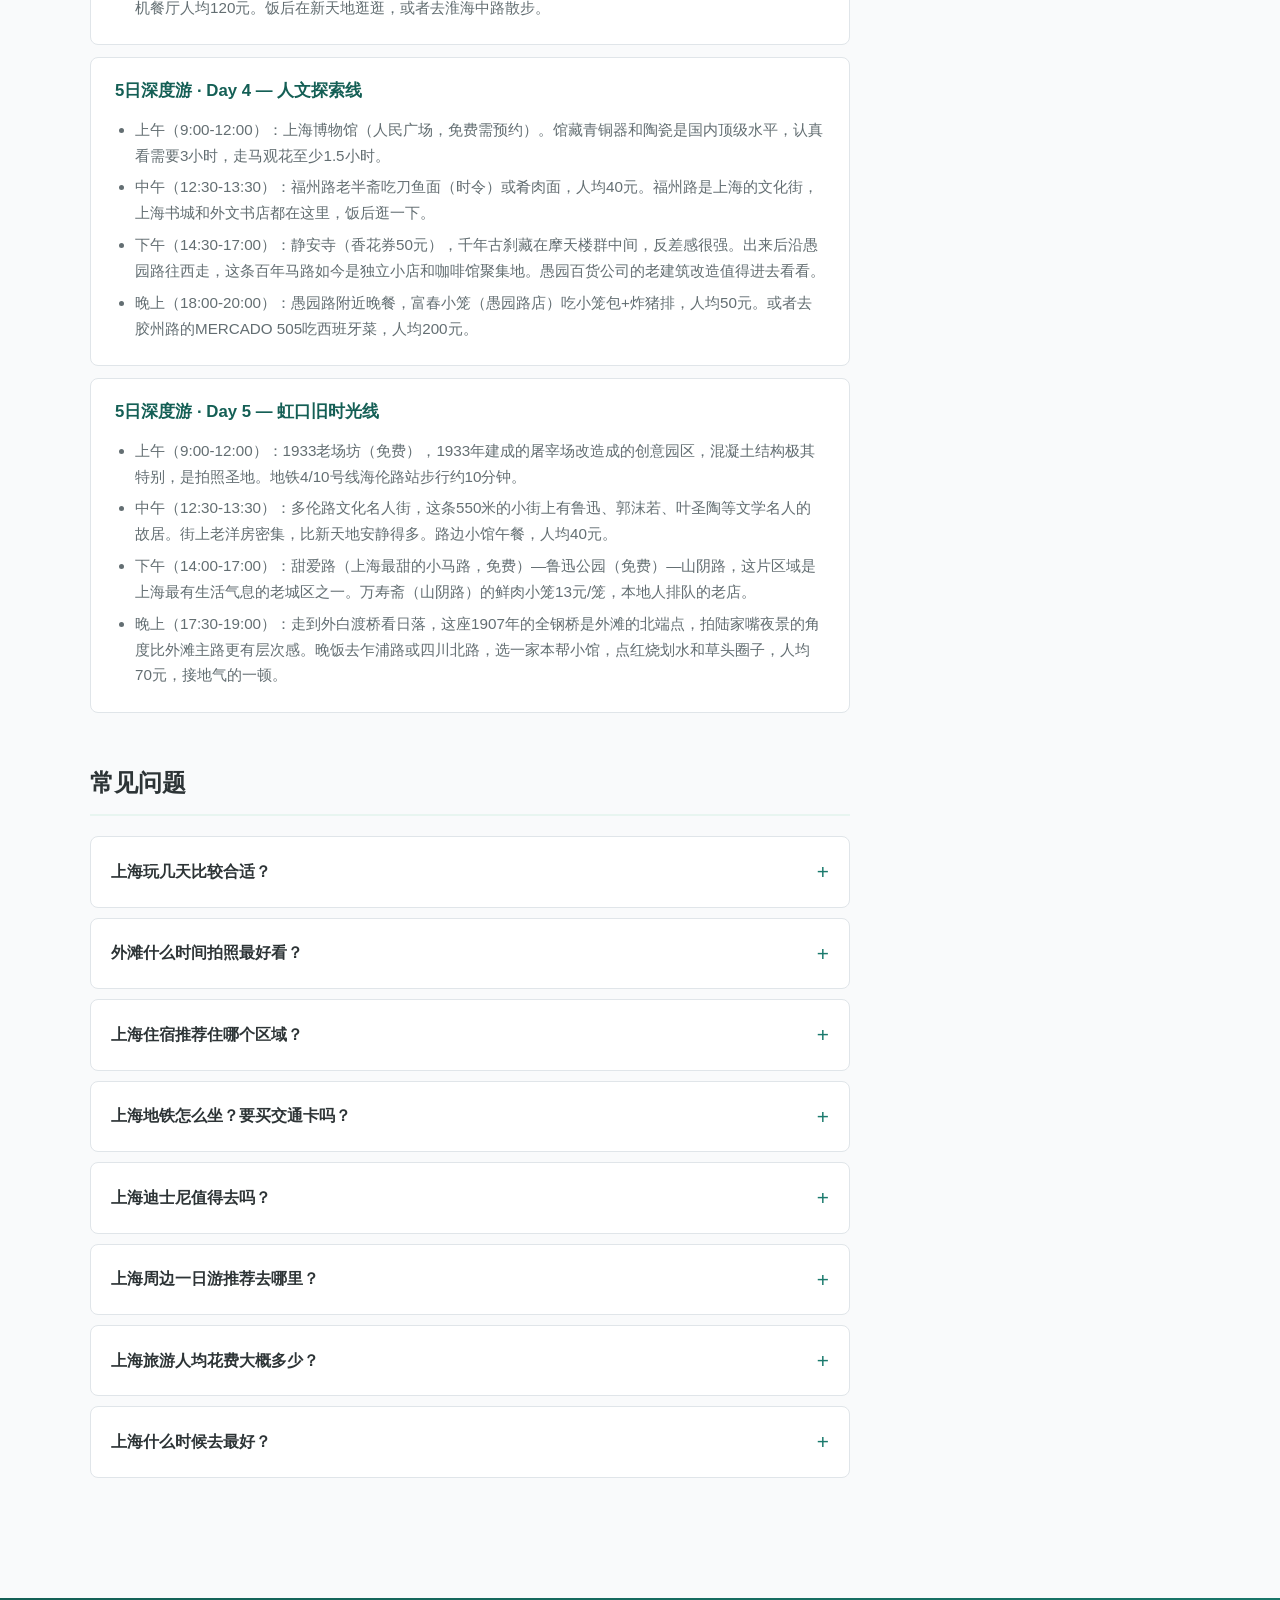
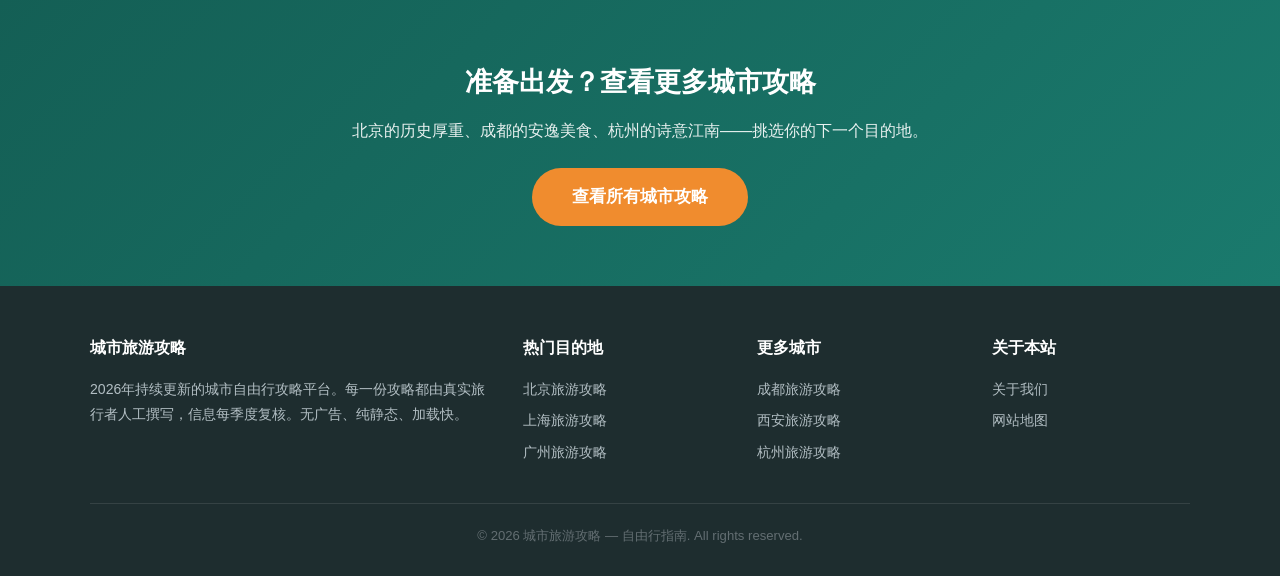
<file: cities/shanghai.html>
<!DOCTYPE html>
<html lang="zh-CN">
<head>
<meta charset="UTF-8">
<meta name="viewport" content="width=device-width, initial-scale=1.0">
<title>上海旅游攻略2026 | 必去景点、美食推荐与行程规划</title>
<meta name="description" content="2026年最新上海旅游攻略，魔都自由行就看这一篇。外滩夜景、陆家嘴三件套、豫园九曲桥、武康路梧桐区等必去景点全覆盖，附门票价格和地铁线路。小笼包、生煎包、本帮菜、葱油拌面等美食推荐，含3日精华游和5日深度游两条行程路线，以及浦东虹桥两大机场和19条地铁线的交通出行指南。">
<meta name="keywords" content="上海旅游攻略,自由行,景点,美食,魔都,上海自由行,外滩,陆家嘴">
<meta name="robots" content="index, follow">
<link rel="canonical" href="https://travel-guide.example.com/cities/shanghai.html">
<link rel="stylesheet" href="../css/style.css">

<meta property="og:title" content="上海旅游攻略2026 | 必去景点、美食推荐与行程规划">
<meta property="og:description" content="2026年最新上海旅游攻略，覆盖外滩、陆家嘴、豫园等必去景点，地道美食与自由行行程规划。">
<meta property="og:type" content="article">
<meta property="og:url" content="https://travel-guide.example.com/cities/shanghai.html">
<meta property="og:locale" content="zh_CN">

<meta name="twitter:card" content="summary_large_image">
<meta name="twitter:title" content="上海旅游攻略2026 | 必去景点、美食推荐与行程规划">
<meta name="twitter:description" content="2026年最新上海旅游攻略，覆盖外滩、陆家嘴、豫园等必去景点，地道美食与自由行行程规划。">

<script type="application/ld+json">
{
  "@context": "https://schema.org",
  "@type": "Article",
  "headline": "上海旅游攻略2026 | 必去景点、美食推荐与行程规划",
  "description": "2026年最新上海旅游攻略，覆盖外滩、陆家嘴、豫园等必去景点，地道美食推荐与自由行行程规划。魔都自由行就看这一篇。",
  "datePublished": "2026-06-04",
  "dateModified": "2026-06-04",
  "author": {
    "@type": "Person",
    "name": "城市旅游攻略编辑团队"
  },
  "publisher": {
    "@type": "Organization",
    "name": "城市旅游攻略"
  },
  "inLanguage": "zh-CN"
}
</script>

<script type="application/ld+json">
{
  "@context": "https://schema.org",
  "@type": "BreadcrumbList",
  "itemListElement": [
    {
      "@type": "ListItem",
      "position": 1,
      "name": "首页",
      "item": "https://travel-guide.example.com/"
    },
    {
      "@type": "ListItem",
      "position": 2,
      "name": "上海旅游攻略",
      "item": "https://travel-guide.example.com/cities/shanghai.html"
    }
  ]
}
</script>

<script type="application/ld+json">
{
  "@context": "https://schema.org",
  "@type": "FAQPage",
  "mainEntity": [
    {
      "@type": "Question",
      "name": "上海玩几天比较合适？",
      "acceptedAnswer": {
        "@type": "Answer",
        "text": "2-3天可以走完核心景点：外滩、陆家嘴、豫园、南京路。如果想逛博物馆、看展览、走法租界小马路，建议安排4-5天。上海适合慢逛，时间充裕体验会好很多。第一次来建议至少3天，能对城市有一个立体的感受。"
      }
    },
    {
      "@type": "Question",
      "name": "外滩什么时间拍照最好看？",
      "acceptedAnswer": {
        "@type": "Answer",
        "text": "外滩全天都可以拍，但最佳时段有两个：傍晚5点半到6点半，浦西万国建筑群被夕阳染成金色；晚上7点到8点，陆家嘴灯光全亮，黄浦江两岸夜景是上海最经典的城市画面。工作日晚上人少一些，周末和节假日江堤上人挤人。每年10月到次年3月晚上6点亮灯，4月到9月晚上7点亮灯。"
      }
    },
    {
      "@type": "Question",
      "name": "上海住宿推荐住哪个区域？",
      "acceptedAnswer": {
        "@type": "Answer",
        "text": "推荐三个区域：人民广场-南京东路区域最核心，步行可达外滩、南京路，地铁1/2/8号线交汇，经济型酒店300-500元/晚；静安寺-愚园路区域适合喜欢逛小马路的人，周边咖啡馆密集，全季、亚朵等连锁400-600元；徐家汇-交通大学区域性价比高，靠近武康路和法租界，300-500元选择多。尽量选地铁站步行5分钟内的住宿。"
      }
    },
    {
      "@type": "Question",
      "name": "上海地铁怎么坐？需要买卡吗？",
      "acceptedAnswer": {
        "@type": "Answer",
        "text": "不需要买实体卡。下载'Metro大都会'App扫码进站，或者在支付宝里搜'上海地铁'开通乘车码。上海地铁共19条线，覆盖市区所有主要景点。单程票价3元起，按里程递增，市区内大部分行程在3-6元。一日票18元/24小时无限次乘坐，两日票36元。地铁运营时间大致是5:30-23:30，各线路略有差异。"
      }
    },
    {
      "@type": "Question",
      "name": "上海迪士尼值得去吗？",
      "acceptedAnswer": {
        "@type": "Answer",
        "text": "如果你是迪士尼粉丝或带小孩出行，值得去。上海迪士尼是全球最新的迪士尼乐园，有独占项目'创极速光轮'和'加勒比海盗——沉落宝藏之战'。常规日门票475元，高峰日719元。建议工作日前往，周二周三人最少。从市区坐地铁11号线直达，约50分钟。早上7点半到门口排队，能抢到第一波入园。一天基本能玩到6-8个项目。如果对主题乐园兴趣一般，市区的景点和美食更值得花时间。"
      }
    },
    {
      "@type": "Question",
      "name": "上海周边一日游去哪里好？",
      "acceptedAnswer": {
        "@type": "Answer",
        "text": "苏州和杭州都是上海出发一日游的经典选择。苏州高铁30分钟，票价40元左右，拙政园、平江路、苏州博物馆一天刚好。杭州高铁50分钟，票价73元，西湖一圈走走、吃个杭帮菜，当天往返完全够。乌镇和周庄也是热门选择，但从上海出发交通不如苏杭方便，建议跟当地一日游团或自驾。朱家角古镇是最近的选择，地铁17号线到朱家角站，出站步行10分钟就到，适合不想跑太远又想体验江南水乡的人。"
      }
    },
    {
      "@type": "Question",
      "name": "上海旅游人均花费大概多少？",
      "acceptedAnswer": {
        "@type": "Answer",
        "text": "经济型2天：人均800-1000元（青旅+小吃+地铁+免费景点为主）。舒适型3天：人均1500-2000元（连锁酒店+正餐+部分收费景点+少量打车）。品质型4-5天：人均2500-4000元（好地段酒店+特色餐厅+迪士尼/演出+打车为主）。上海住宿和餐饮价格弹性很大，小笼包20元一笼和800元一位的本帮私房菜都是真实的上海体验。"
      }
    }
  ]
}
</script>
</head>
<body>

<nav class="nav" aria-label="主导航">
  <div class="nav-inner">
    <a href="../index.html" class="nav-logo">城市旅游攻略</a>
    <ul class="nav-links">
      <li><a href="../index.html">首页</a></li>
      <li><a href="#overview">城市概览</a></li>
      <li><a href="#attractions">必去景点</a></li>
      <li><a href="#food">美食推荐</a></li>
      <li><a href="#transport">交通出行</a></li>
      <li><a href="#itinerary">行程推荐</a></li>
      <li><a href="#faq">常见问题</a></li>
    </ul>
  </div>
</nav>

<nav class="breadcrumb" aria-label="面包屑导航">
  <a href="../index.html">首页</a><span>&gt;</span>上海旅游攻略
</nav>

<header class="city-hero">
  <h1>上海旅游攻略2026</h1>
  <span class="update-badge">2026年6月更新</span>
</header>

<main>
  <section class="section" id="overview" aria-labelledby="overview-heading">
    <div class="city-layout">
      <div class="city-main">
        <div class="city-section">
          <h2 id="overview-heading">城市概览</h2>

          <p>上海，被叫了100年的"魔都"，是中国最像"世界城市"的地方。黄浦江把城市一刀切开——浦西是外滩的百年万国建筑群，浦东是陆家嘴的摩天大楼森林。站在外滩江堤上往东看，上海中心632米、环球金融中心492米、金茂大厦420米，三件套排成一排，像城市的天际线名片。</p>

          <p>但上海不只有天际线。钻进法租界的梧桐树荫里，武康路、安福路、五原路，每条小马路都有独立咖啡馆、买手店和老洋房。2026年上海有超过8500家咖啡馆，是全球咖啡馆最多的城市。早上在弄堂口买一副大饼油条配豆浆，中午在商场里吃人均500的fine dining，晚上去外滩看灯光秀——这种"土洋混合"的日常，就是上海最真实的模样。</p>

          <p>上海的地铁网络是中国最密集的之一，19条线、500多座车站，从浦东机场到市中心坐2号线约65分钟，从虹桥站到外滩坐10号线约40分钟。打车起步价16元（3公里），市区内大多数地方在30-60元之间。共享单车到处都是，法租界骑车逛是最舒服的方式。</p>
        </div>

        <div class="city-section" id="attractions" aria-labelledby="attractions-heading">
          <h2 id="attractions-heading">必去景点推荐</h2>
          <p>以下5个景点是第一次到上海最值得去的地方，按"必去程度"排序。每个都标了门票、地铁和预计时间。</p>

          <div class="attraction-list">

            <div class="attraction-item">
              <h3>1. 外滩 · The Bund</h3>
              <div class="attraction-meta">
                <span>门票：免费</span>
                <span>地铁：2/10号线南京东路站</span>
                <span>建议时长：1.5小时</span>
              </div>
              <p>外滩全长1.5公里，从外白渡桥到十六铺码头，沿江一字排开52幢风格各异的历史建筑，被称为"万国建筑博览群"。和平饭店、海关大楼、汇丰银行大楼都在这里。白天拍建筑细节，傍晚等日落把浦西染成金色，晚上看陆家嘴灯光全开的夜景——一天三个时段各有一种味道。江堤上人多是常态，想拍无人的照片建议早上7点前到。</p>
            </div>

            <div class="attraction-item">
              <h3>2. 东方明珠 &amp; 陆家嘴</h3>
              <div class="attraction-meta">
                <span>门票：东方明珠199元</span>
                <span>地铁：2号线陆家嘴站</span>
                <span>建议时长：2小时</span>
              </div>
              <p>东方明珠广播电视塔高468米，是上海的标志性建筑。上到263米的主观景层，整个外滩和黄浦江在脚下展开。想更高的可以不去东方明珠，直接上上海中心118层的"上海之巅"观光厅，门票180元，高度546米，是目前中国最高的观景台。陆家嘴天桥是拍"三件套"合影的最佳机位，免费。如果想拍无遮挡的陆家嘴全景，去北外滩滨江，人少景好，知道的人还不多。</p>
            </div>

            <div class="attraction-item">
              <h3>3. 豫园 + 城隍庙</h3>
              <div class="attraction-meta">
                <span>门票：豫园40元</span>
                <span>地铁：10号线豫园站</span>
                <span>建议时长：2-3小时</span>
              </div>
              <p>豫园是上海现存最完整的明代私家园林，占地2万平方米，里面有假山、池塘、亭台楼阁和廊桥。九曲桥和湖心亭是出镜率最高的角落。城隍庙在豫园隔壁，门票10元，是上海最老的道教宫观。周边的豫园商城小吃广场游客扎堆，价格偏高，不建议在这里解决正餐。逛完豫园可以步行到方浜中路，一路走到外滩约15分钟，路上有一些老城厢的烟火气。</p>
            </div>

            <div class="attraction-item">
              <h3>4. 南京路步行街</h3>
              <div class="attraction-meta">
                <span>门票：免费</span>
                <span>地铁：1/2/8号线人民广场站</span>
                <span>建议时长：2小时</span>
              </div>
              <p>南京路步行街东起外滩，西至人民广场，全长约1.5公里，是中国最老牌的商业街之一。永安百货、第一百货这些老字号建筑本身就值得看。街上的人流常年维持高密度，周末和节假日基本是"被人流推着走"的状态。建议从人民广场往东走，走到头就是外滩，正好衔接夜景行程。路上有沈大成的糕团、泰康食品的鲜肉月饼，几块钱一样，边走边吃。</p>
            </div>

            <div class="attraction-item">
              <h3>5. 武康路 — 安福路</h3>
              <div class="attraction-meta">
                <span>门票：免费</span>
                <span>地铁：10/11号线交通大学站</span>
                <span>建议时长：2小时</span>
              </div>
              <p>武康路和安福路是上海"梧桐区"的核心，代表了上海的另一面——安静、文艺、适合散步。武康大楼是这条街的门面，1924年建成的船形建筑，在淮海中路和武康路交叉口。沿着武康路往北走到安福路，一路上有罗密欧阳台、巴金故居、各种买手店和咖啡馆。安福路的RAC Bar可丽饼和Sunflour的阳光全麦面包是这条街的"标配"。周末下午这里年轻人密度极高，想清静的话早上去。</p>
            </div>

          </div>
        </div>

        <div class="city-section" id="food" aria-labelledby="food-heading">
          <h2 id="food-heading">美食推荐</h2>
          <p>上海本帮菜的特点是"浓油赤酱"——酱油和糖用得多，口味偏甜偏咸。以下4样是上海人日常吃的东西，附具体的店名和预算参考。</p>

          <div class="food-list">

            <div class="food-item">
              <h3>小笼包 <span class="food-restaurant">南翔馒头店</span></h3>
              <p>上海小笼包的灵魂在那一口汤。正宗的吃法是咬一个小口，先吸汤，再蘸醋吃。南翔馒头店在豫园九曲桥边上，是上海老字号，一楼外卖窗口排队买鲜肉小笼的队常年排到桥上。人均80元左右能吃饱。不想排队的去莱莱小笼（天津路），蟹粉小笼一绝，人均60元。富春小笼（愚园路）也是老店，鲜肉小笼12元/笼，性价比最高的选择。</p>
            </div>

            <div class="food-item">
              <h3>生煎包 <span class="food-restaurant">大壶春</span></h3>
              <p>生煎包分两派：清水派（大壶春）和浑水派（小杨生煎）。大壶春是上海老字号，1932年开业，生煎底脆、皮厚、汤汁少，吃的是肉香和面香。四川中路总店最地道，一客4个16元。小杨生煎皮薄汤汁多，咬一口汤能飙出来，全城连锁，鲜肉生煎12元/4个。两家都吃一次就知道自己喜欢哪种了。配一碗牛肉粉丝汤，人均30元搞定。</p>
            </div>

            <div class="food-item">
              <h3>本帮菜 <span class="food-restaurant">老吉士</span></h3>
              <p>想吃一顿正经本帮菜，老吉士（天平路店）是第一选择。开了30多年的老店，座位少、要提前2天订位。必点菜：红烧肉（98元）、蟹粉豆腐（88元）、响油鳝丝（108元）。人均180元左右。想便宜一点的去兰心餐厅（进贤路），开了35年，红烧肉68元、酱鸭48元，人均80元，苍蝇馆子环境但味道不妥协。上海老饭店（福佑路）做的是宴席级本帮菜，人均300+，适合请客或家庭聚餐。</p>
            </div>

            <div class="food-item">
              <h3>葱油拌面 <span class="food-restaurant">德兴馆</span></h3>
              <p>葱油拌面是上海最朴素也最经典的一碗面。小葱在油里熬到焦黑，那股焦葱香拌进面条里，配上开洋（虾米），简单直接的好吃。德兴馆（广东路总店）是光绪年间开业的百年老店，一碗葱油拌面18元，面条筋道、葱油香足。沧浪亭（淮海中路）也是70多年的老店，葱油拌面15元，环境老旧但味道正统。想吃豪华版的去福和慧，葱油拌面配松露，一碗300+，属于另一个维度的事了。</p>
            </div>

          </div>
        </div>

        <div class="city-section" id="transport" aria-labelledby="transport-heading">
          <h2 id="transport-heading">交通出行</h2>

          <h3>到达上海</h3>
          <p>上海有两个机场：浦东国际机场（PVG）和虹桥国际机场（SHA）。浦东机场在浦东新区，距市中心约40公里，地铁2号线到人民广场约65分钟，打车约160-200元。虹桥机场紧邻虹桥高铁站，距市中心约15公里，地铁10号线到南京东路约40分钟，打车约60-80元。大部分国际航班到达浦东，国内航班两个机场都有，买票时注意看清机场代码。</p>

          <p>高铁方面，上海有上海站（静安区，离市中心最近）、上海虹桥站（闵行区，国内高铁主站）、上海南站（徐汇区，主要发南方方向）和上海西站四个站。从虹桥站坐10号线进城约40分钟，从上海站坐1号线到人民广场仅2站。</p>

          <h3>市内交通</h3>
          <p>上海地铁是出行首选。19条线路覆盖市区所有主要景点，运营时间约5:30-23:30（各线路略有差异）。票价3元起步，按里程递增，大部分市区行程在3-6元。Metro大都会App扫码乘车，或者在支付宝开通上海地铁乘车码。一日票18元，两日票36元，24/48小时内不限次数乘坐，旅游的性价比很高。</p>

          <p>公交车线路密集，但堵车风险大，不推荐作为主要出行方式。不过浦西到浦东的轮渡是一个被低估的体验——2块钱坐一趟黄浦江轮渡，从外滩金陵东路渡口到东昌路渡口，站在甲板上看两岸风景，比外滩观光隧道（单程50元，纯坑）强100倍。轮渡运营时间约7:00-22:00。</p>

          <p>打车起步价16元/3公里，之后每公里2.5元。高峰期（早上7:30-9:30、晚上17:30-19:30）市区核心地段打车难且堵，不如地铁快。网约车用滴滴或高德，响应速度通常比扬招快。</p>
        </div>

        <div class="city-section" id="itinerary" aria-labelledby="itinerary-heading">
          <h2 id="itinerary-heading">行程推荐</h2>

          <p>以下是两条验证过的上海自由行路线：3日精华版适合周末短途，5日深度版适合有充足时间的旅行者。每天行程按地理位置顺路排，不走回头路。</p>

          <div class="itinerary-day">
            <h3>3日精华游 · Day 1 — 浦西经典线</h3>
            <ul>
              <li>上午（9:00-11:30）：人民广场出发，逛上海博物馆（免费，需提前3天在公众号预约），走南京路步行街，一路往东走到外滩。路上在沈大成买两个条头糕（5元/个）垫肚子。</li>
              <li>中午（12:00-13:00）：南京路附近午餐，莱莱小笼（天津路）吃蟹粉小笼+小馄饨，人均60元管饱。</li>
              <li>下午（13:30-16:30）：从南京路步行到豫园（约20分钟），逛豫园（门票40元）和城隍庙。九曲桥和湖心亭拍照，豫园老街逛逛但不建议在此消费。</li>
              <li>晚上（17:30-20:00）：回到外滩等日落和亮灯。从外白渡桥走到十六铺码头方向，边走边拍。晚饭去外滩附近的德兴馆吃焖蹄面+小笼，人均50元。</li>
            </ul>
          </div>

          <div class="itinerary-day">
            <h3>3日精华游 · Day 2 — 浦东摩天线</h3>
            <ul>
              <li>上午（9:00-12:00）：坐2号线到陆家嘴站（从人民广场出发约10分钟），出站先在天桥上拍"三件套"。上东方明珠（门票199元）或者上海中心118层观光厅（门票180元），二选一就行。下来后在陆家嘴绿地走走。</li>
              <li>中午（12:30-13:30）：陆家嘴正大广场或国金中心解决午餐，选择多、价位可选择。</li>
              <li>下午（14:00-17:00）：从东昌路渡口坐轮渡（2元）回浦西，体验黄浦江轮渡。到外滩后往北走，逛外滩源和圆明园路，这一片游客比外滩主路少很多，老建筑保存得很好。</li>
              <li>晚上（18:00-20:00）：去静安寺附近吃饭，老吉士（需提前订位）吃红烧肉和蟹粉豆腐，人均150-180元。饭后在静安寺周边走走，嘉里中心和芮欧百货晚上灯光不错。</li>
            </ul>
          </div>

          <div class="itinerary-day">
            <h3>3日精华游 · Day 3 — 法租界漫步线</h3>
            <ul>
              <li>上午（9:00-11:30）：地铁10/11号线到交通大学站，从武康大楼开始，沿武康路往北走。看罗密欧阳台、巴金故居（免费），路上经过的独立咖啡馆随便进一家，30元左右一杯手冲。</li>
              <li>中午（12:00-13:00）：安福路的RAC Bar吃可丽饼（人均80元），或者Sunflour买个阳光全麦面包（28元）边走边吃。</li>
              <li>下午（14:00-17:00）：从安福路步行到乌鲁木齐中路，再转到五原路，这条线是上海小马路walk的精华。然后去田子坊（免费，打浦桥站附近），虽然商业化程度很高，但弄堂里转转还是有老上海的味道。</li>
              <li>晚上（18:00-20:00）：新天地吃晚饭，这里老石库门改的商业区晚上比白天好看。GREEN & SAFE的有机餐厅人均120元。饭后在新天地逛逛，或者去淮海中路散步。</li>
            </ul>
          </div>

          <div class="itinerary-day">
            <h3>5日深度游 · Day 4 — 人文探索线</h3>
            <ul>
              <li>上午（9:00-12:00）：上海博物馆（人民广场，免费需预约）。馆藏青铜器和陶瓷是国内顶级水平，认真看需要3小时，走马观花至少1.5小时。</li>
              <li>中午（12:30-13:30）：福州路老半斋吃刀鱼面（时令）或肴肉面，人均40元。福州路是上海的文化街，上海书城和外文书店都在这里，饭后逛一下。</li>
              <li>下午（14:30-17:00）：静安寺（香花券50元），千年古刹藏在摩天楼群中间，反差感很强。出来后沿愚园路往西走，这条百年马路如今是独立小店和咖啡馆聚集地。愚园百货公司的老建筑改造值得进去看看。</li>
              <li>晚上（18:00-20:00）：愚园路附近晚餐，富春小笼（愚园路店）吃小笼包+炸猪排，人均50元。或者去胶州路的MERCADO 505吃西班牙菜，人均200元。</li>
            </ul>
          </div>

          <div class="itinerary-day">
            <h3>5日深度游 · Day 5 — 虹口旧时光线</h3>
            <ul>
              <li>上午（9:00-12:00）：1933老场坊（免费），1933年建成的屠宰场改造成的创意园区，混凝土结构极其特别，是拍照圣地。地铁4/10号线海伦路站步行约10分钟。</li>
              <li>中午（12:30-13:30）：多伦路文化名人街，这条550米的小街上有鲁迅、郭沫若、叶圣陶等文学名人的故居。街上老洋房密集，比新天地安静得多。路边小馆午餐，人均40元。</li>
              <li>下午（14:00-17:00）：甜爱路（上海最甜的小马路，免费）—鲁迅公园（免费）—山阴路，这片区域是上海最有生活气息的老城区之一。万寿斋（山阴路）的鲜肉小笼13元/笼，本地人排队的老店。</li>
              <li>晚上（17:30-19:00）：走到外白渡桥看日落，这座1907年的全钢桥是外滩的北端点，拍陆家嘴夜景的角度比外滩主路更有层次感。晚饭去乍浦路或四川北路，选一家本帮小馆，点红烧划水和草头圈子，人均70元，接地气的一顿。</li>
            </ul>
          </div>

        </div>

        <div class="city-section" id="faq" aria-labelledby="faq-heading">
          <h2 id="faq-heading">常见问题</h2>

          <div class="faq-list">

            <div class="faq-item">
              <div class="faq-q" onclick="this.parentElement.classList.toggle('open')" role="button" aria-expanded="false">上海玩几天比较合适？</div>
              <div class="faq-a">
                <p>2-3天可以走完核心景点：外滩、陆家嘴、豫园、南京路。如果想逛博物馆、看展览、走法租界小马路，建议安排4-5天。上海旅游不需要赶场子，慢下来逛才是对的打开方式。第一次来建议至少3天，能感受到浦西浦西两个上海的面貌。</p>
              </div>
            </div>

            <div class="faq-item">
              <div class="faq-q" onclick="this.parentElement.classList.toggle('open')" role="button" aria-expanded="false">外滩什么时间拍照最好看？</div>
              <div class="faq-a">
                <p>外滩有两个黄金时段。傍晚5:30-6:30（冬春）/6:00-7:00（夏秋）：夕阳光斜照在浦西万国建筑群上，石材外墙变金色，是这个角度一天中最美的光线。晚上7:00-8:00：陆家嘴灯光全亮后的"蓝调时刻"，天空是深蓝色的，建筑灯光是暖黄色的，对比极其好看。每年10月至次年3月晚上6点亮灯，4月至9月晚上7点亮灯。周末江堤上人挤人，工作日晚上人会少一些。</p>
              </div>
            </div>

            <div class="faq-item">
              <div class="faq-q" onclick="this.parentElement.classList.toggle('open')" role="button" aria-expanded="false">上海住宿推荐住哪个区域？</div>
              <div class="faq-a">
                <p>首推人民广场-南京东路区域，最核心的地段，步行可达外滩、南京路，地铁1/2/8号线交汇，去哪里都方便。经济型酒店300-500元/晚。静安寺-愚园路区域是第二个选择，周边咖啡馆和独立小店密集，适合喜欢City Walk的旅行者，连锁酒店400-600元/晚。预算敏感的话选徐家汇-交通大学区域，300-500元的全季、汉庭选择多，靠近武康路和法租界。不管选哪个区域，尽量在地铁站步行5分钟内——上海太大，离地铁远会很折腾。</p>
              </div>
            </div>

            <div class="faq-item">
              <div class="faq-q" onclick="this.parentElement.classList.toggle('open')" role="button" aria-expanded="false">上海地铁怎么坐？要买交通卡吗？</div>
              <div class="faq-a">
                <p>不用买实体交通卡。下载"Metro大都会"App直接扫码进站，或者在支付宝里搜"上海地铁"开通乘车码，这两个方式覆盖了99%的场景。上海地铁共19条线，票价3元起步按里程递增，市区内大部分行程3-6元。一日票18元/24小时不限乘，两日票36元，在地铁站服务窗口购买。运营时间约5:30-23:30，注意各线路首末班时间有差异，赶早班机或深夜到站要提前查好。</p>
              </div>
            </div>

            <div class="faq-item">
              <div class="faq-q" onclick="this.parentElement.classList.toggle('open')" role="button" aria-expanded="false">上海迪士尼值得去吗？</div>
              <div class="faq-a">
                <p>值得去，但有前提条件。上海迪士尼是全球最新的迪士尼乐园，"创极速光轮"和"加勒比海盗——沉落宝藏之战"是独占王牌项目。常规日门票475元，高峰日719元。迪士尼在浦东川沙，地铁11号线终点站，从市中心出发约50-60分钟。建议周二或周三去，全年人流最少。早上7:30到门口排队，开园后第一波冲热门项目，一天能玩到6-8个项目。如果只有2-3天在上海，迪士尼会吞掉一整天，市区行程会被压缩。如果对主题乐园兴趣不大，市区的景点和美食比迪士尼更有上海特色。</p>
              </div>
            </div>

            <div class="faq-item">
              <div class="faq-q" onclick="this.parentElement.classList.toggle('open')" role="button" aria-expanded="false">上海周边一日游推荐去哪里？</div>
              <div class="faq-a">
                <p>苏州和杭州是上海周边一日游最成熟的选择。苏州高铁30分钟，二等座40元，拙政园门票80元、平江路免费、苏州博物馆免费（需预约），一天稳稳走完。杭州高铁50分钟，二等座73元，西湖一圈免费，灵隐寺门票45元，当天往返完全来得及。不想出城的去朱家角古镇，地铁17号线朱家角站出站步行10分钟即到，免门票（小景点联票80元），是上海保存最完整的江南水乡古镇。乌镇和西塘也是热门一日游目的地，但从上海出发高铁+接驳车需要2小时以上单程，当天往返有点赶，建议住一晚。</p>
              </div>
            </div>

            <div class="faq-item">
              <div class="faq-q" onclick="this.parentElement.classList.toggle('open')" role="button" aria-expanded="false">上海旅游人均花费大概多少？</div>
              <div class="faq-a">
                <p>经济型2天1夜（青旅床位+小吃+地铁+免费景点）：人均600-800元。舒适型3天2夜（连锁酒店+小馆子正餐+部分收费景点+少量打车）：人均1500-2000元。品质型4-5天（中心地段酒店+特色餐厅+迪士尼/演出+灵活打车）：人均2500-4000元。上海消费弹性很大——10元的葱油拌面和800元一位的本帮私房菜都是真实的上海。控制预算的核心是住宿和景点选择，免费的外滩和武康路能带来不输收费景点的体验。</p>
              </div>
            </div>

            <div class="faq-item">
              <div class="faq-q" onclick="this.parentElement.classList.toggle('open')" role="button" aria-expanded="false">上海什么时候去最好？</div>
              <div class="faq-a">
                <p>最佳时段是3-5月和9-11月。春天（3-5月）气温15-25°C，梧桐树发芽，法租界绿意渐浓，是walk最舒服的季节。秋天（9-11月）气温类似，秋高气爽，尤其是10月中下旬到11月中旬，梧桐叶变黄，空气质量全年最好，是最舒服的旅游窗口。6-7月是梅雨季，闷热潮湿，随时会下雨。7-8月高温达35-38°C，户外游览体验会很差，但室内景点和美术馆不受影响。12-2月湿冷，0-8°C，北方人来会觉得很冷，但圣诞到元旦的外滩灯光和商场装饰是全年最精致的时候。</p>
              </div>
            </div>

          </div>
        </div>

      </div>

      <aside class="city-sidebar">

        <div class="sidebar-card">
          <h3>行前必读</h3>
          <div class="sidebar-info-item">
            <span class="sidebar-info-label">最佳季节</span>
            <span class="sidebar-info-value">3-5月 / 9-11月</span>
          </div>
          <div class="sidebar-info-item">
            <span class="sidebar-info-label">建议天数</span>
            <span class="sidebar-info-value">3-5天</span>
          </div>
          <div class="sidebar-info-item">
            <span class="sidebar-info-label">人均预算</span>
            <span class="sidebar-info-value">1500-2500元</span>
          </div>
          <div class="sidebar-info-item">
            <span class="sidebar-info-label">机场</span>
            <span class="sidebar-info-value">浦东PVG / 虹桥SHA</span>
          </div>
          <div class="sidebar-info-item">
            <span class="sidebar-info-label">地铁</span>
            <span class="sidebar-info-value">19条线</span>
          </div>
          <div class="sidebar-info-item">
            <span class="sidebar-info-label">必备App</span>
            <span class="sidebar-info-value">Metro大都会</span>
          </div>
          <div class="sidebar-info-item">
            <span class="sidebar-info-label">必备物品</span>
            <span class="sidebar-info-value">舒适的鞋、充电宝</span>
          </div>
        </div>

        <div class="sidebar-card">
          <h3>其他城市攻略</h3>
          <ul class="sidebar-city-list">
            <li><a href="beijing.html">北京旅游攻略</a></li>
            <li><a href="guangzhou.html">广州旅游攻略</a></li>
            <li><a href="chengdu.html">成都旅游攻略</a></li>
            <li><a href="xian.html">西安旅游攻略</a></li>
            <li><a href="hangzhou.html">杭州旅游攻略</a></li>
          </ul>
        </div>

      </aside>
    </div>
  </section>

  <section class="cta-band">
    <h2>准备出发？查看更多城市攻略</h2>
    <p>北京的历史厚重、成都的安逸美食、杭州的诗意江南——挑选你的下一个目的地。</p>
    <a href="../index.html" class="btn-primary">查看所有城市攻略</a>
  </section>
</main>

<footer class="footer">
  <div class="footer-inner">
    <div class="footer-col">
      <h3>城市旅游攻略</h3>
      <p style="font-size:0.88rem;line-height:1.8;">2026年持续更新的城市自由行攻略平台。每一份攻略都由真实旅行者人工撰写，信息每季度复核。无广告、纯静态、加载快。</p>
    </div>
    <div class="footer-col">
      <h3>热门目的地</h3>
      <ul>
        <li><a href="beijing.html">北京旅游攻略</a></li>
        <li><a href="shanghai.html">上海旅游攻略</a></li>
        <li><a href="guangzhou.html">广州旅游攻略</a></li>
      </ul>
    </div>
    <div class="footer-col">
      <h3>更多城市</h3>
      <ul>
        <li><a href="chengdu.html">成都旅游攻略</a></li>
        <li><a href="xian.html">西安旅游攻略</a></li>
        <li><a href="hangzhou.html">杭州旅游攻略</a></li>
      </ul>
    </div>
    <div class="footer-col">
      <h3>关于本站</h3>
      <ul>
        <li><a href="../index.html#about">关于我们</a></li>
        <li><a href="../sitemap.xml">网站地图</a></li>
      </ul>
    </div>
  </div>
  <div class="footer-bottom">
    <p>&copy; 2026 城市旅游攻略 — 自由行指南. All rights reserved.</p>
  </div>
</footer>

</body>
</html>
</file>
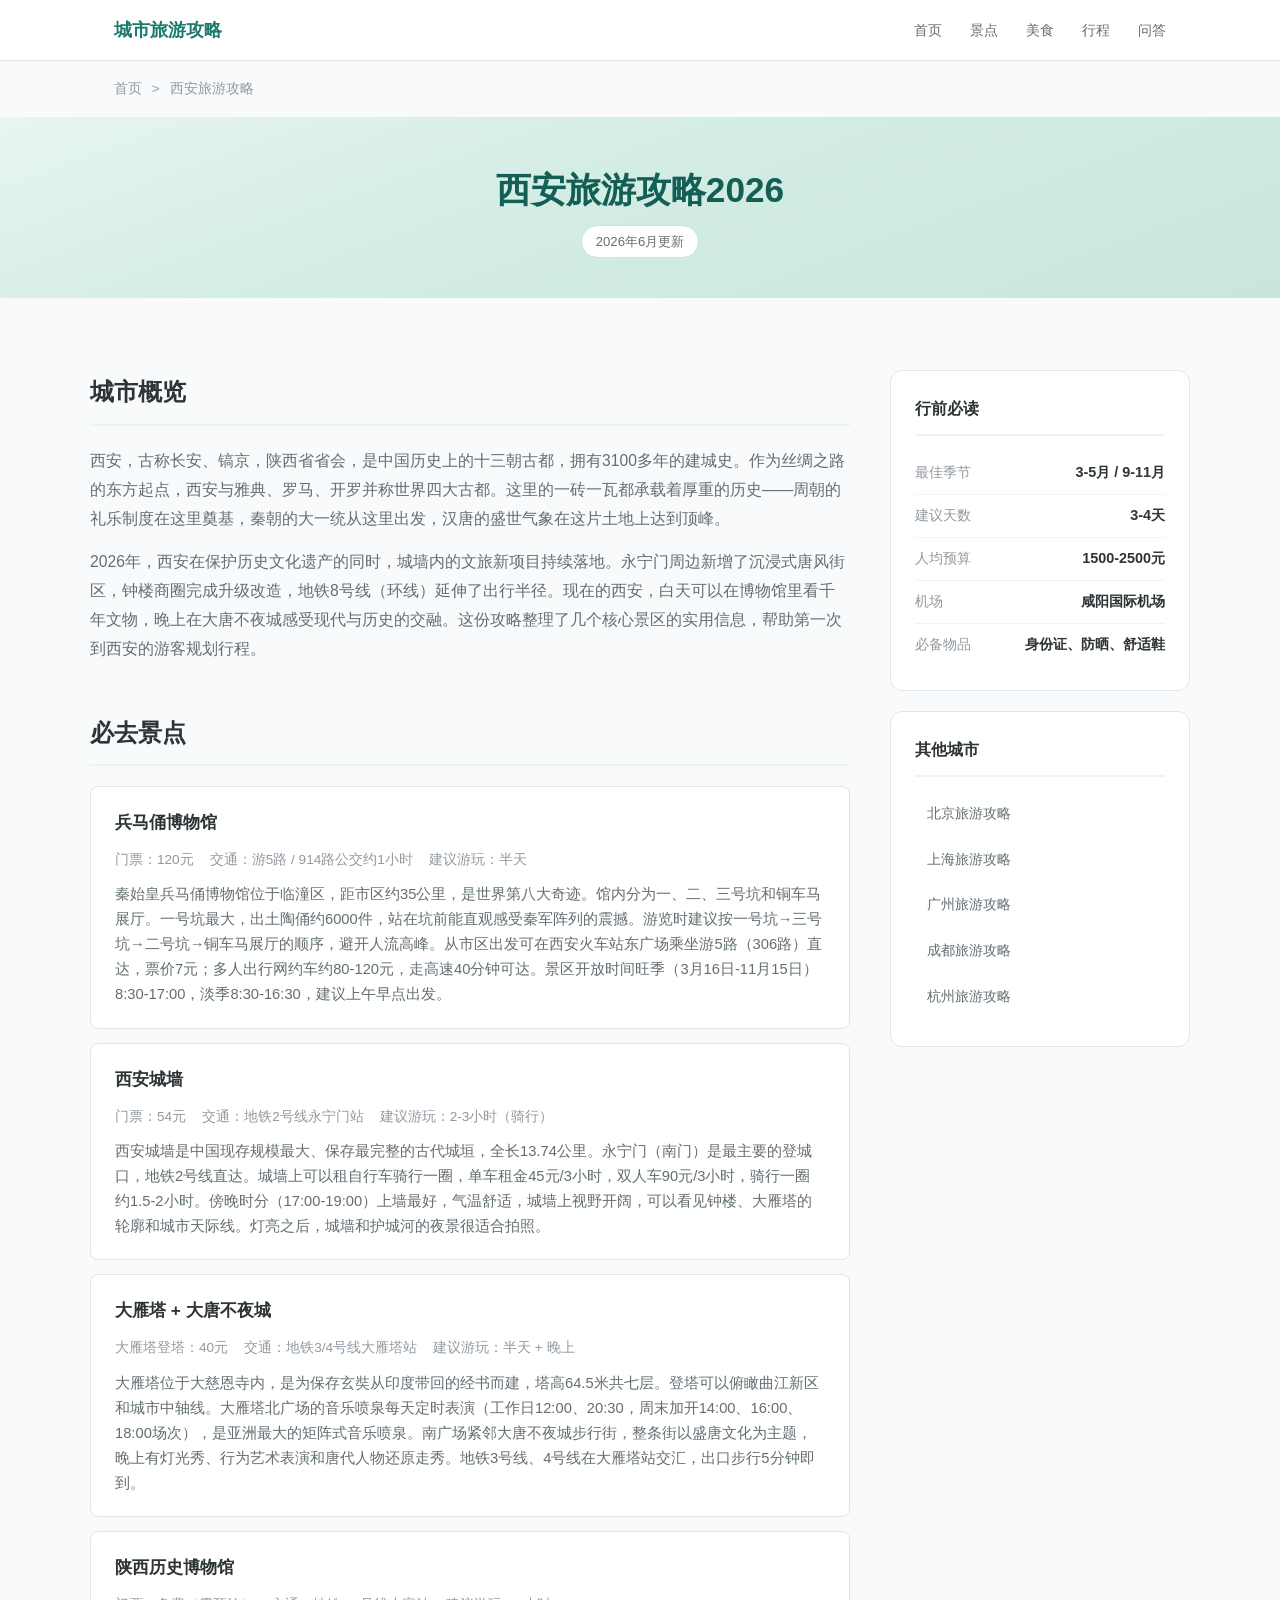
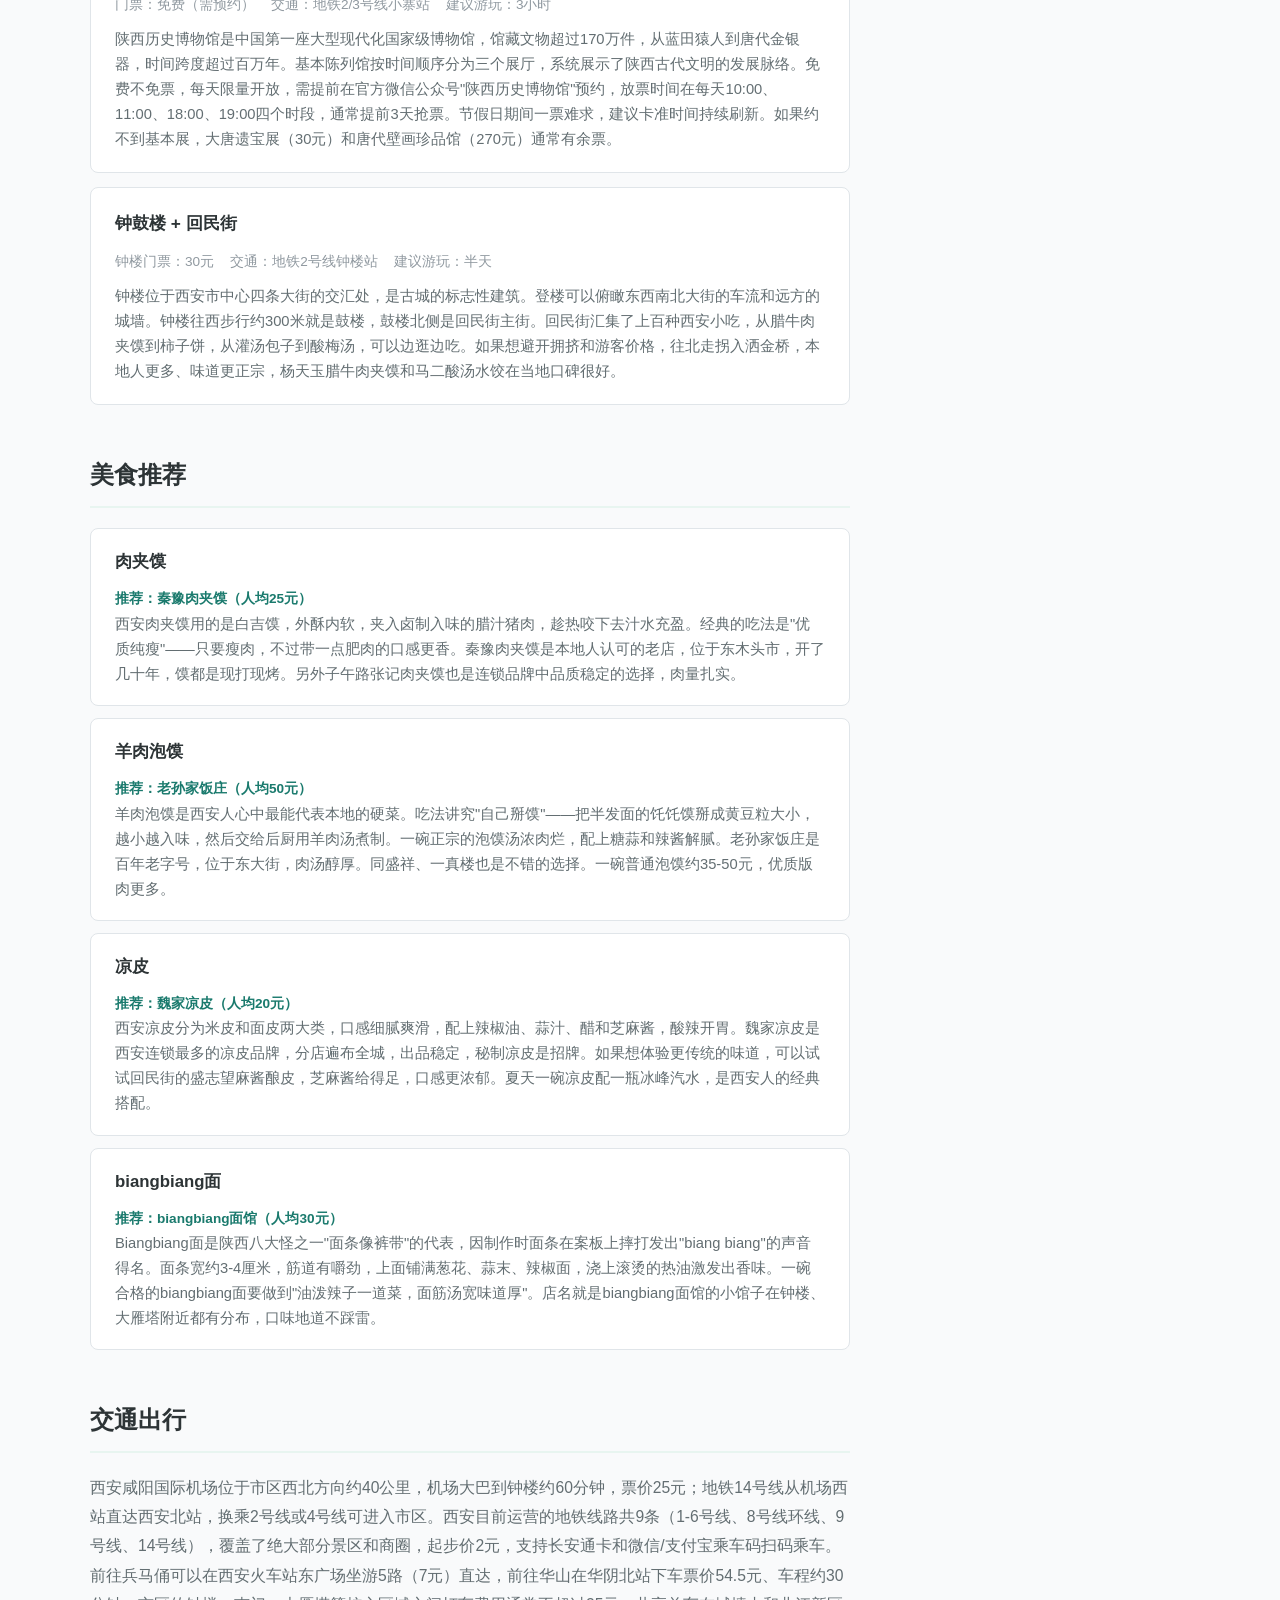
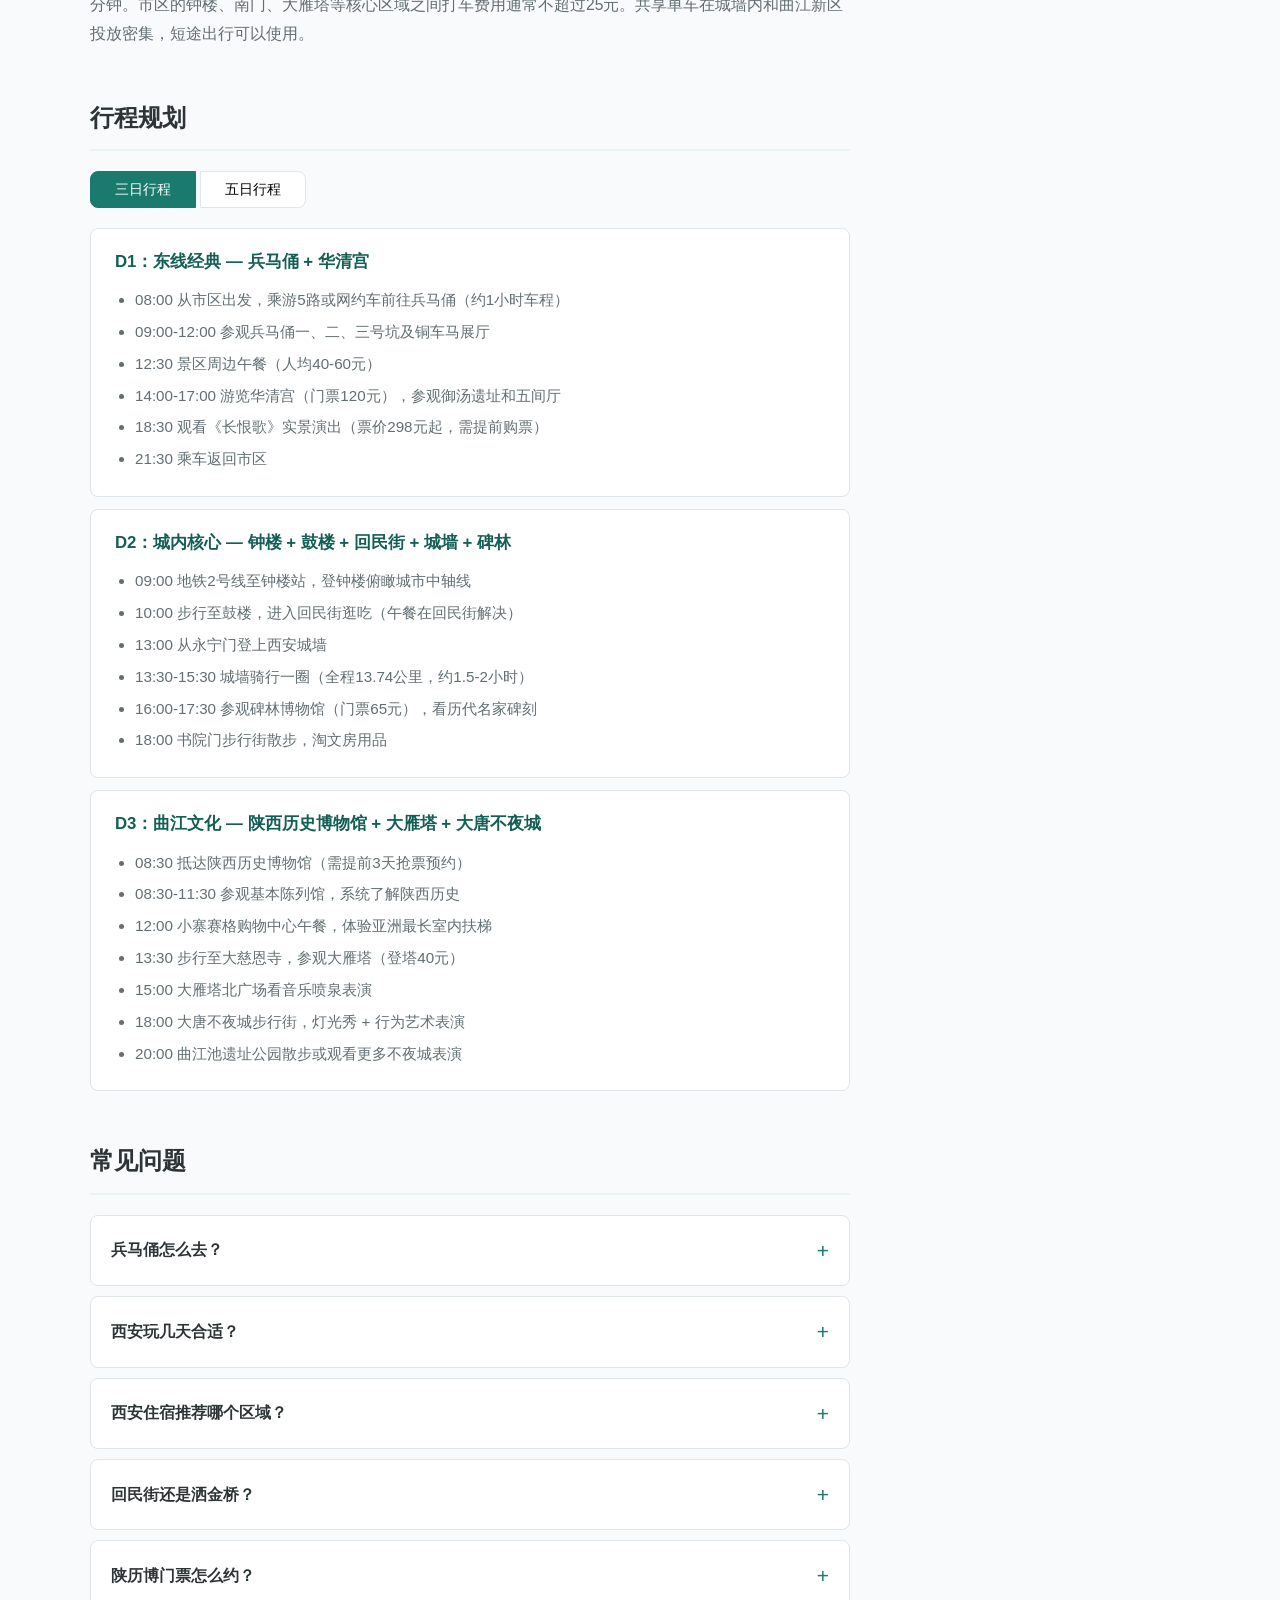
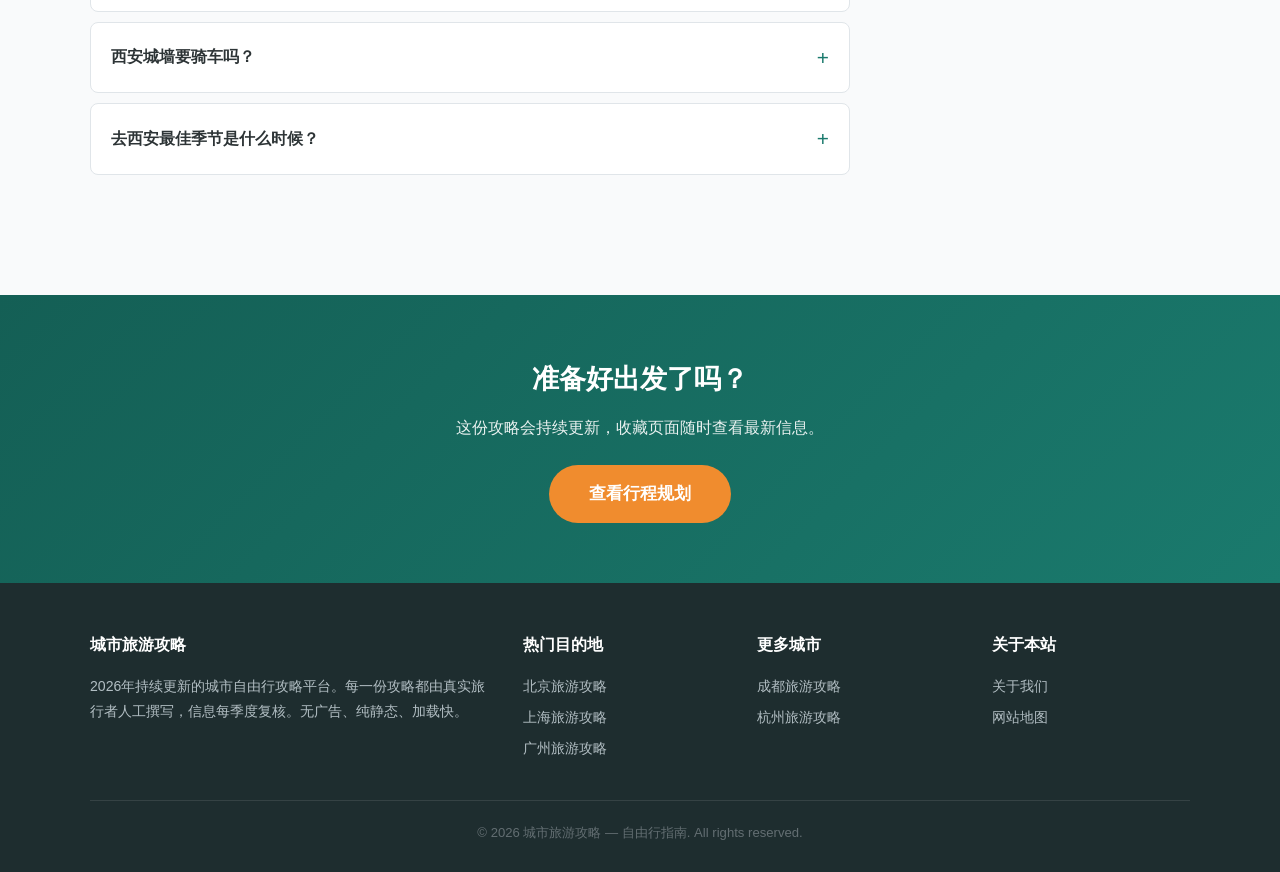
<file: cities/xian.html>
<!DOCTYPE html>
<html lang="zh-CN">
<head>
  <meta charset="UTF-8">
  <meta name="viewport" content="width=device-width, initial-scale=1.0">
  <title>西安旅游攻略2026 | 必去景点、美食推荐与行程规划</title>
  <meta name="description" content="2026年最新西安旅游攻略，十三朝古都自由行必备旅行指南。涵盖兵马俑等必去景点门票价格与交通路线、西安城墙骑行攻略、回民街洒金桥美食肉夹馍羊肉泡馍推荐、陕历博预约技巧、三日五日行程规划、住宿交通与1500-2500元人均预算详解，自由行游客出发前必读攻略。">
  <link rel="canonical" href="https://travel-guide.example.com/cities/xian.html">
  <link rel="stylesheet" href="../css/style.css">

  <script type="application/ld+json">
  [
    {
      "@context": "https://schema.org",
      "@type": "Article",
      "headline": "西安旅游攻略2026 | 必去景点、美食推荐与行程规划",
      "description": "西安旅游攻略2026提供自由行必备信息：兵马俑、钟鼓楼等必去景点攻略，肉夹馍、羊肉泡馍等美食推荐，三日五日行程规划，古都自由行全解。",
      "datePublished": "2026-06-04",
      "dateModified": "2026-06-04",
      "author": {
        "@type": "Organization",
        "name": "城市旅游攻略"
      }
    },
    {
      "@context": "https://schema.org",
      "@type": "BreadcrumbList",
      "itemListElement": [
        {
          "@type": "ListItem",
          "position": 1,
          "name": "首页",
          "item": "https://travel-guide.example.com/"
        },
        {
          "@type": "ListItem",
          "position": 2,
          "name": "西安旅游攻略",
          "item": "https://travel-guide.example.com/cities/xian.html"
        }
      ]
    },
    {
      "@context": "https://schema.org",
      "@type": "FAQPage",
      "mainEntity": [
        {
          "@type": "Question",
          "name": "兵马俑怎么去？",
          "acceptedAnswer": {
            "@type": "Answer",
            "text": "从西安市区出发，在西安火车站东广场乘坐游5路（306路）公交车，票价7元，车程约60分钟到达兵马俑博物馆。也可以在大唐芙蓉园西门或西安北站乘坐914路公交车。如果多人出行，网约车费用约80-120元，40分钟左右可达。地铁9号线终点站纺织城换乘临潼602路也可抵达。"
          }
        },
        {
          "@type": "Question",
          "name": "西安玩几天合适？",
          "acceptedAnswer": {
            "@type": "Answer",
            "text": "建议安排3-4天。3天可以覆盖兵马俑、城墙、钟鼓楼、回民街、大雁塔、陕西历史博物馆等核心景点。如果时间充裕，5天可以增加华山一日游或汉阳陵、大唐芙蓉园等景点。"
          }
        },
        {
          "@type": "Question",
          "name": "西安住宿推荐哪个区域？",
          "acceptedAnswer": {
            "@type": "Answer",
            "text": "首选钟楼、南门（永宁门）周边区域，位于市中心，地铁1、2号线交汇，步行可到回民街、钟鼓楼，交通和餐饮都非常便利。其次是曲江新区，靠近大雁塔和大唐不夜城，环境更好，酒店档次较高。小寨、李家村区域性价比高，靠近陕西历史博物馆，地铁便利。"
          }
        },
        {
          "@type": "Question",
          "name": "回民街还是洒金桥？",
          "acceptedAnswer": {
            "@type": "Answer",
            "text": "回民街是主街，知名度高、店铺密集，适合第一次到西安的游客快速体验，但价格偏高、游客拥挤。洒金桥位于回民街北侧，本地人更常去，价格实惠，味道地道，推荐杨天玉腊牛肉夹馍、马二酸汤水饺、刘信牛羊肉泡馍。如果时间充裕，两条街都可以逛，先去洒金桥吃饭，再去回民街散步消食。"
          }
        },
        {
          "@type": "Question",
          "name": "陕历博门票怎么约？",
          "acceptedAnswer": {
            "@type": "Answer",
            "text": "陕西历史博物馆免费不免票，必须提前在官方微信公众号"陕西历史博物馆"预约。每天限量发放，通常提前3天开放预约（含当天），放票时间在每天10:00、11:00、18:00、19:00四个时段。节假日极为抢手，建议按时间段准时刷新。基本陈列馆免费，大唐遗宝展门票30元，唐代壁画珍品馆门票270元。"
          }
        },
        {
          "@type": "Question",
          "name": "西安城墙要骑车吗？",
          "acceptedAnswer": {
            "@type": "Answer",
            "text": "推荐骑行。西安城墙全长13.74公里，步行一圈约3-4小时太耗体力，骑车约1.5-2小时可以轻松完成一圈。城墙上设有多个租车点，单车租金45元/3小时，双人车90元/3小时。傍晚时分（17:00-19:00）骑行最舒服，可以看日落和城墙亮灯。如果只想体验一段，从永宁门到含光门步行30分钟即可。"
          }
        },
        {
          "@type": "Question",
          "name": "去西安最佳季节是什么时候？",
          "acceptedAnswer": {
            "@type": "Answer",
            "text": "最佳季节是春季（3月-5月）和秋季（9月-11月）。这两个时段气温在10-25°C之间，不冷不热，适合户外游览。3月下旬到4月中旬青龙寺樱花盛开，10月下旬到11月古观音禅寺银杏金黄。夏季（6-8月）西安炎热，气温常在35°C以上，但也是大唐不夜城夜市最热闹的时候。冬季（12-2月）气温在0°C上下，游客少、门票和住宿价格较低，雪后的城墙和钟楼别有韵味。"
          }
        }
      ]
    }
  ]
  </script>
</head>
<body>

  <!-- ========== Navigation ========== -->
  <nav class="nav">
    <div class="nav-inner">
      <a class="nav-logo" href="../index.html">城市旅游攻略</a>
      <ul class="nav-links">
        <li><a href="../index.html">首页</a></li>
        <li><a href="#attractions">景点</a></li>
        <li><a href="#food">美食</a></li>
        <li><a href="#itinerary">行程</a></li>
        <li><a href="#faq">问答</a></li>
      </ul>
    </div>
  </nav>

  <!-- ========== Breadcrumb ========== -->
  <nav class="breadcrumb" aria-label="面包屑导航">
    <a href="../index.html">首页</a>
    <span>&gt;</span>
    西安旅游攻略
  </nav>

  <!-- ========== City Hero ========== -->
  <header class="city-hero">
    <h1>西安旅游攻略2026</h1>
    <span class="update-badge">2026年6月更新</span>
  </header>

  <!-- ========== Main Content ========== -->
  <section class="section">
    <div class="city-layout">

      <!-- ========== City Main ========== -->
      <div class="city-main">

        <!-- Overview -->
        <div class="city-section" id="overview">
          <h2>城市概览</h2>
          <p>西安，古称长安、镐京，陕西省省会，是中国历史上的十三朝古都，拥有3100多年的建城史。作为丝绸之路的东方起点，西安与雅典、罗马、开罗并称世界四大古都。这里的一砖一瓦都承载着厚重的历史——周朝的礼乐制度在这里奠基，秦朝的大一统从这里出发，汉唐的盛世气象在这片土地上达到顶峰。</p>
          <p>2026年，西安在保护历史文化遗产的同时，城墙内的文旅新项目持续落地。永宁门周边新增了沉浸式唐风街区，钟楼商圈完成升级改造，地铁8号线（环线）延伸了出行半径。现在的西安，白天可以在博物馆里看千年文物，晚上在大唐不夜城感受现代与历史的交融。这份攻略整理了几个核心景区的实用信息，帮助第一次到西安的游客规划行程。</p>
        </div>

        <!-- Attractions -->
        <div class="city-section" id="attractions">
          <h2>必去景点</h2>

          <div class="attraction-list">
            <div class="attraction-item">
              <h3>兵马俑博物馆</h3>
              <div class="attraction-meta">
                <span>门票：120元</span>
                <span>交通：游5路 / 914路公交约1小时</span>
                <span>建议游玩：半天</span>
              </div>
              <p>秦始皇兵马俑博物馆位于临潼区，距市区约35公里，是世界第八大奇迹。馆内分为一、二、三号坑和铜车马展厅。一号坑最大，出土陶俑约6000件，站在坑前能直观感受秦军阵列的震撼。游览时建议按一号坑→三号坑→二号坑→铜车马展厅的顺序，避开人流高峰。从市区出发可在西安火车站东广场乘坐游5路（306路）直达，票价7元；多人出行网约车约80-120元，走高速40分钟可达。景区开放时间旺季（3月16日-11月15日）8:30-17:00，淡季8:30-16:30，建议上午早点出发。</p>
            </div>

            <div class="attraction-item">
              <h3>西安城墙</h3>
              <div class="attraction-meta">
                <span>门票：54元</span>
                <span>交通：地铁2号线永宁门站</span>
                <span>建议游玩：2-3小时（骑行）</span>
              </div>
              <p>西安城墙是中国现存规模最大、保存最完整的古代城垣，全长13.74公里。永宁门（南门）是最主要的登城口，地铁2号线直达。城墙上可以租自行车骑行一圈，单车租金45元/3小时，双人车90元/3小时，骑行一圈约1.5-2小时。傍晚时分（17:00-19:00）上墙最好，气温舒适，城墙上视野开阔，可以看见钟楼、大雁塔的轮廓和城市天际线。灯亮之后，城墙和护城河的夜景很适合拍照。</p>
            </div>

            <div class="attraction-item">
              <h3>大雁塔 + 大唐不夜城</h3>
              <div class="attraction-meta">
                <span>大雁塔登塔：40元</span>
                <span>交通：地铁3/4号线大雁塔站</span>
                <span>建议游玩：半天 + 晚上</span>
              </div>
              <p>大雁塔位于大慈恩寺内，是为保存玄奘从印度带回的经书而建，塔高64.5米共七层。登塔可以俯瞰曲江新区和城市中轴线。大雁塔北广场的音乐喷泉每天定时表演（工作日12:00、20:30，周末加开14:00、16:00、18:00场次），是亚洲最大的矩阵式音乐喷泉。南广场紧邻大唐不夜城步行街，整条街以盛唐文化为主题，晚上有灯光秀、行为艺术表演和唐代人物还原走秀。地铁3号线、4号线在大雁塔站交汇，出口步行5分钟即到。</p>
            </div>

            <div class="attraction-item">
              <h3>陕西历史博物馆</h3>
              <div class="attraction-meta">
                <span>门票：免费（需预约）</span>
                <span>交通：地铁2/3号线小寨站</span>
                <span>建议游玩：3小时</span>
              </div>
              <p>陕西历史博物馆是中国第一座大型现代化国家级博物馆，馆藏文物超过170万件，从蓝田猿人到唐代金银器，时间跨度超过百万年。基本陈列馆按时间顺序分为三个展厅，系统展示了陕西古代文明的发展脉络。免费不免票，每天限量开放，需提前在官方微信公众号"陕西历史博物馆"预约，放票时间在每天10:00、11:00、18:00、19:00四个时段，通常提前3天抢票。节假日期间一票难求，建议卡准时间持续刷新。如果约不到基本展，大唐遗宝展（30元）和唐代壁画珍品馆（270元）通常有余票。</p>
            </div>

            <div class="attraction-item">
              <h3>钟鼓楼 + 回民街</h3>
              <div class="attraction-meta">
                <span>钟楼门票：30元</span>
                <span>交通：地铁2号线钟楼站</span>
                <span>建议游玩：半天</span>
              </div>
              <p>钟楼位于西安市中心四条大街的交汇处，是古城的标志性建筑。登楼可以俯瞰东西南北大街的车流和远方的城墙。钟楼往西步行约300米就是鼓楼，鼓楼北侧是回民街主街。回民街汇集了上百种西安小吃，从腊牛肉夹馍到柿子饼，从灌汤包子到酸梅汤，可以边逛边吃。如果想避开拥挤和游客价格，往北走拐入洒金桥，本地人更多、味道更正宗，杨天玉腊牛肉夹馍和马二酸汤水饺在当地口碑很好。</p>
            </div>
          </div>
        </div>

        <!-- Food -->
        <div class="city-section" id="food">
          <h2>美食推荐</h2>

          <div class="food-list">
            <div class="food-item">
              <h3>肉夹馍</h3>
              <div class="food-restaurant">推荐：秦豫肉夹馍（人均25元）</div>
              <p>西安肉夹馍用的是白吉馍，外酥内软，夹入卤制入味的腊汁猪肉，趁热咬下去汁水充盈。经典的吃法是"优质纯瘦"——只要瘦肉，不过带一点肥肉的口感更香。秦豫肉夹馍是本地人认可的老店，位于东木头市，开了几十年，馍都是现打现烤。另外子午路张记肉夹馍也是连锁品牌中品质稳定的选择，肉量扎实。</p>
            </div>

            <div class="food-item">
              <h3>羊肉泡馍</h3>
              <div class="food-restaurant">推荐：老孙家饭庄（人均50元）</div>
              <p>羊肉泡馍是西安人心中最能代表本地的硬菜。吃法讲究"自己掰馍"——把半发面的饦饦馍掰成黄豆粒大小，越小越入味，然后交给后厨用羊肉汤煮制。一碗正宗的泡馍汤浓肉烂，配上糖蒜和辣酱解腻。老孙家饭庄是百年老字号，位于东大街，肉汤醇厚。同盛祥、一真楼也是不错的选择。一碗普通泡馍约35-50元，优质版肉更多。</p>
            </div>

            <div class="food-item">
              <h3>凉皮</h3>
              <div class="food-restaurant">推荐：魏家凉皮（人均20元）</div>
              <p>西安凉皮分为米皮和面皮两大类，口感细腻爽滑，配上辣椒油、蒜汁、醋和芝麻酱，酸辣开胃。魏家凉皮是西安连锁最多的凉皮品牌，分店遍布全城，出品稳定，秘制凉皮是招牌。如果想体验更传统的味道，可以试试回民街的盛志望麻酱酿皮，芝麻酱给得足，口感更浓郁。夏天一碗凉皮配一瓶冰峰汽水，是西安人的经典搭配。</p>
            </div>

            <div class="food-item">
              <h3>biangbiang面</h3>
              <div class="food-restaurant">推荐：biangbiang面馆（人均30元）</div>
              <p>Biangbiang面是陕西八大怪之一"面条像裤带"的代表，因制作时面条在案板上摔打发出"biang biang"的声音得名。面条宽约3-4厘米，筋道有嚼劲，上面铺满葱花、蒜末、辣椒面，浇上滚烫的热油激发出香味。一碗合格的biangbiang面要做到"油泼辣子一道菜，面筋汤宽味道厚"。店名就是biangbiang面馆的小馆子在钟楼、大雁塔附近都有分布，口味地道不踩雷。</p>
            </div>
          </div>
        </div>

        <!-- Transport -->
        <div class="city-section" id="transport">
          <h2>交通出行</h2>
          <p>西安咸阳国际机场位于市区西北方向约40公里，机场大巴到钟楼约60分钟，票价25元；地铁14号线从机场西站直达西安北站，换乘2号线或4号线可进入市区。西安目前运营的地铁线路共9条（1-6号线、8号线环线、9号线、14号线），覆盖了绝大部分景区和商圈，起步价2元，支持长安通卡和微信/支付宝乘车码扫码乘车。前往兵马俑可以在西安火车站东广场坐游5路（7元）直达，前往华山在华阴北站下车票价54.5元、车程约30分钟。市区的钟楼、南门、大雁塔等核心区域之间打车费用通常不超过25元。共享单车在城墙内和曲江新区投放密集，短途出行可以使用。</p>
        </div>

        <!-- Itinerary -->
        <div class="city-section" id="itinerary">
          <h2>行程规划</h2>

          <div class="itinerary-tabs">
            <button class="itinerary-tab active" onclick="switchItinerary('3day')">三日行程</button>
            <button class="itinerary-tab" onclick="switchItinerary('5day')">五日行程</button>
          </div>

          <div class="itinerary-content" id="itinerary-3day">
            <div class="itinerary-day">
              <h3>D1：东线经典 — 兵马俑 + 华清宫</h3>
              <ul>
                <li>08:00 从市区出发，乘游5路或网约车前往兵马俑（约1小时车程）</li>
                <li>09:00-12:00 参观兵马俑一、二、三号坑及铜车马展厅</li>
                <li>12:30 景区周边午餐（人均40-60元）</li>
                <li>14:00-17:00 游览华清宫（门票120元），参观御汤遗址和五间厅</li>
                <li>18:30 观看《长恨歌》实景演出（票价298元起，需提前购票）</li>
                <li>21:30 乘车返回市区</li>
              </ul>
            </div>
            <div class="itinerary-day">
              <h3>D2：城内核心 — 钟楼 + 鼓楼 + 回民街 + 城墙 + 碑林</h3>
              <ul>
                <li>09:00 地铁2号线至钟楼站，登钟楼俯瞰城市中轴线</li>
                <li>10:00 步行至鼓楼，进入回民街逛吃（午餐在回民街解决）</li>
                <li>13:00 从永宁门登上西安城墙</li>
                <li>13:30-15:30 城墙骑行一圈（全程13.74公里，约1.5-2小时）</li>
                <li>16:00-17:30 参观碑林博物馆（门票65元），看历代名家碑刻</li>
                <li>18:00 书院门步行街散步，淘文房用品</li>
              </ul>
            </div>
            <div class="itinerary-day">
              <h3>D3：曲江文化 — 陕西历史博物馆 + 大雁塔 + 大唐不夜城</h3>
              <ul>
                <li>08:30 抵达陕西历史博物馆（需提前3天抢票预约）</li>
                <li>08:30-11:30 参观基本陈列馆，系统了解陕西历史</li>
                <li>12:00 小寨赛格购物中心午餐，体验亚洲最长室内扶梯</li>
                <li>13:30 步行至大慈恩寺，参观大雁塔（登塔40元）</li>
                <li>15:00 大雁塔北广场看音乐喷泉表演</li>
                <li>18:00 大唐不夜城步行街，灯光秀 + 行为艺术表演</li>
                <li>20:00 曲江池遗址公园散步或观看更多不夜城表演</li>
              </ul>
            </div>
          </div>

          <div class="itinerary-content" id="itinerary-5day" style="display:none;">
            <p style="font-size:0.92rem; color:var(--text-muted); margin-bottom: 16px;">D1-D3 同三日行程，以下为 D4、D5 扩展内容。</p>
            <div class="itinerary-day">
              <h3>D4：博物深度 — 小雁塔 + 西安博物院 + 大唐芙蓉园</h3>
              <ul>
                <li>09:00 小雁塔（免费），参观关中八景之一的"雁塔晨钟"</li>
                <li>10:30 西安博物院（免费），馆藏虽不如陕历博但人少体验好</li>
                <li>12:00 南稍门附近午餐</li>
                <li>14:00 大唐芙蓉园（门票120元），大型唐文化主题公园</li>
                <li>17:00 园区内的紫云楼、仕女馆拍照</li>
                <li>19:00 《梦回大唐》演出（票价另计）或继续逛园区夜景</li>
              </ul>
            </div>
            <div class="itinerary-day">
              <h3>D5：华山一日游 或 汉阳陵</h3>
              <ul>
                <li><strong>方案A — 华山一日游：</strong>西安北站乘高铁至华山北站（30分钟，二等座54.5元），华山门票180元，西峰索道上行140元、北峰索道下行80元。推荐"西上北下"路线：西峰→南峰（最高峰2154.9米）→东峰→中峰→北峰，全程约5-6小时。需带足水和食物，山上矿泉水10元以上。下山后在华山北站乘高铁返回西安。</li>
                <li><strong>方案B — 汉阳陵：</strong>如果不爬华山，汉阳陵博物馆（门票70元）距市区约20公里，是汉景帝刘启的陵墓，特色在于地下博物馆可以直接看到考古发掘现场和陪葬坑原貌，人少安静，游览约2-3小时。</li>
              </ul>
            </div>
          </div>

          <script>
          function switchItinerary(plan) {
            document.querySelectorAll('.itinerary-tab').forEach(function(tab) {
              tab.classList.remove('active');
            });
            if (plan === '3day') {
              document.querySelectorAll('.itinerary-tab')[0].classList.add('active');
              document.getElementById('itinerary-3day').style.display = 'block';
              document.getElementById('itinerary-5day').style.display = 'none';
            } else {
              document.querySelectorAll('.itinerary-tab')[1].classList.add('active');
              document.getElementById('itinerary-3day').style.display = 'none';
              document.getElementById('itinerary-5day').style.display = 'block';
            }
          }
          </script>
        </div>

        <!-- FAQ -->
        <div class="city-section" id="faq">
          <h2>常见问题</h2>

          <div class="faq-list">

            <div class="faq-item">
              <div class="faq-q" onclick="this.parentElement.classList.toggle('open')" role="button" aria-expanded="false">兵马俑怎么去？</div>
              <div class="faq-a">
                <p>从西安市区出发，在西安火车站东广场乘坐游5路（306路）公交车，票价7元，车程约60分钟直达兵马俑博物馆。大唐芙蓉园西门和西安北站也有914路公交车可达。多人出行推荐网约车，费用约80-120元，走西临高速40分钟左右到达。地铁9号线终点纺织城站换乘临潼602路也可抵达景区。自驾游客走西临高速临潼出口下，景区停车场收费10元/次。</p>
              </div>
            </div>

            <div class="faq-item">
              <div class="faq-q" onclick="this.parentElement.classList.toggle('open')" role="button" aria-expanded="false">西安玩几天合适？</div>
              <div class="faq-a">
                <p>3天是最低配置，可以覆盖兵马俑、城墙、钟鼓楼、回民街、大雁塔、陕西历史博物馆等6-7个核心景点，节奏紧凑但不赶。4天是舒适选择，在3天基础上多出一天可以安排小雁塔、大唐芙蓉园或碑林，时间更从容。5天可以加上华山一日游（体力好的话）或者汉阳陵半日游，行程更完整。如果只有1-2天时间，优先去兵马俑和城墙，其他景点下次再来。</p>
              </div>
            </div>

            <div class="faq-item">
              <div class="faq-q" onclick="this.parentElement.classList.toggle('open')" role="button" aria-expanded="false">西安住宿推荐哪个区域？</div>
              <div class="faq-a">
                <p>钟楼商圈是首选：位于城市正中心，地铁1、2号线交汇，去各景点交通方便，步行可达回民街、钟鼓楼、城墙南门，周边经济型到五星级酒店选择丰富。曲江新区适合注重环境的旅客：靠近大雁塔和大唐不夜城，五星酒店集中（威斯汀、盛美利亚等），晚上逛不夜城不用赶路。小寨-李家村区域性价比高：地铁便利，紧邻陕西历史博物馆和赛格购物中心，快捷酒店价格在150-300元之间。</p>
              </div>
            </div>

            <div class="faq-item">
              <div class="faq-q" onclick="this.parentElement.classList.toggle('open')" role="button" aria-expanded="false">回民街还是洒金桥？</div>
              <div class="faq-a">
                <p>回民街（北院门）是主街，游客密集、店铺集中，适合第一次到西安快速刷一遍小吃种类，缺点是价格偏高、部分店铺口味商业化。洒金桥在回民街北侧，走进去约500米，本地人更常去，价格比回民街低20%-30%，口味更正宗。推荐洒金桥的杨天玉腊牛肉夹馍、马二酸汤水饺、刘信牛羊肉泡馍。时间够的话两条街都去：先在洒金桥解决正餐，再走到回民街散步消食、尝尝柿子饼和酸梅汤这类小吃。</p>
              </div>
            </div>

            <div class="faq-item">
              <div class="faq-q" onclick="this.parentElement.classList.toggle('open')" role="button" aria-expanded="false">陕历博门票怎么约？</div>
              <div class="faq-a">
                <p>陕西历史博物馆免费不免票，必须在官方微信公众号"陕西历史博物馆"实名预约。放票规则：提前3天（含参观当天）开放预约，每张身份证限约1张。每天放票时段为10:00、11:00、18:00、19:00四个点，每个时段放出一定数量的名额。节假日和暑期抢票难度大，建议定好闹钟准时进入预约页面。基本陈列馆免费。如果实在约不到，大唐遗宝展（门票30元）和唐代壁画珍品馆（门票270元）通常有余票，这两个特展包含基本陈列馆的参观权限，可以作为plan B。</p>
              </div>
            </div>

            <div class="faq-item">
              <div class="faq-q" onclick="this.parentElement.classList.toggle('open')" role="button" aria-expanded="false">西安城墙要骑车吗？</div>
              <div class="faq-a">
                <p>推荐骑车。城墙全长13.74公里，步行一圈需要3-4小时非常考验体力，骑车压一圈大约1.5-2小时，省力且体验好。城墙上设有多个自行车租赁点（永宁门、安定门、长乐门、安远门都有），单车租金45元/3小时，双人车90元/3小时，押金100元可扫码支付。最佳骑行时间在17:00-19:00，傍晚气温下降，还可以看到日落和城墙亮灯。如果时间不多，从永宁门走到含光门这一段约1.2公里步行30分钟即可体验。</p>
              </div>
            </div>

            <div class="faq-item">
              <div class="faq-q" onclick="this.parentElement.classList.toggle('open')" role="button" aria-expanded="false">去西安最佳季节是什么时候？</div>
              <div class="faq-a">
                <p>最佳季节是春季（3月-5月）和秋季（9月-11月），气温在10-25°C之间，非常舒服。3月下旬到4月中旬青龙寺的樱花正值盛开，免费入园。10月下旬到11月古观音禅寺的千年银杏树变成金黄色，是拍照的好时机。夏季（6-8月）西安高温，白天经常超过35°C，在户外逛城墙和兵马俑会比较辛苦，但晚上大唐不夜城非常热闹、气氛好。冬季（12-2月）气温在0°C左右，游客人数明显减少，门票和住宿价格处于低位，雪后城墙和钟楼的风景是另一种味道。</p>
              </div>
            </div>

          </div>

          <script>
          document.addEventListener('DOMContentLoaded', function() {
            document.querySelectorAll('.faq-item').forEach(function(item) {
              item.classList.remove('open');
            });
          });
          </script>
        </div>

      </div>
      <!-- ========== /City Main ========== -->

      <!-- ========== City Sidebar ========== -->
      <aside class="city-sidebar">

        <div class="sidebar-card">
          <h3>行前必读</h3>
          <div class="sidebar-info-item">
            <span class="sidebar-info-label">最佳季节</span>
            <span class="sidebar-info-value">3-5月 / 9-11月</span>
          </div>
          <div class="sidebar-info-item">
            <span class="sidebar-info-label">建议天数</span>
            <span class="sidebar-info-value">3-4天</span>
          </div>
          <div class="sidebar-info-item">
            <span class="sidebar-info-label">人均预算</span>
            <span class="sidebar-info-value">1500-2500元</span>
          </div>
          <div class="sidebar-info-item">
            <span class="sidebar-info-label">机场</span>
            <span class="sidebar-info-value">咸阳国际机场</span>
          </div>
          <div class="sidebar-info-item">
            <span class="sidebar-info-label">必备物品</span>
            <span class="sidebar-info-value">身份证、防晒、舒适鞋</span>
          </div>
        </div>

        <div class="sidebar-card">
          <h3>其他城市</h3>
          <ul class="sidebar-city-list">
            <li><a href="beijing.html">北京旅游攻略</a></li>
            <li><a href="shanghai.html">上海旅游攻略</a></li>
            <li><a href="guangzhou.html">广州旅游攻略</a></li>
            <li><a href="chengdu.html">成都旅游攻略</a></li>
            <li><a href="hangzhou.html">杭州旅游攻略</a></li>
          </ul>
        </div>

      </aside>
      <!-- ========== /City Sidebar ========== -->

    </div>
  </section>

  <!-- ========== CTA Band ========== -->
  <section class="cta-band">
    <h2>准备好出发了吗？</h2>
    <p>这份攻略会持续更新，收藏页面随时查看最新信息。</p>
    <a href="#itinerary" class="btn-primary">查看行程规划</a>
  </section>

  <footer class="footer">
    <div class="footer-inner">
      <div class="footer-col">
        <h3>城市旅游攻略</h3>
        <p style="font-size:0.88rem;line-height:1.8;">2026年持续更新的城市自由行攻略平台。每一份攻略都由真实旅行者人工撰写，信息每季度复核。无广告、纯静态、加载快。</p>
      </div>
      <div class="footer-col">
        <h3>热门目的地</h3>
        <ul>
          <li><a href="beijing.html">北京旅游攻略</a></li>
          <li><a href="shanghai.html">上海旅游攻略</a></li>
          <li><a href="guangzhou.html">广州旅游攻略</a></li>
        </ul>
      </div>
      <div class="footer-col">
        <h3>更多城市</h3>
        <ul>
          <li><a href="chengdu.html">成都旅游攻略</a></li>
          <li><a href="hangzhou.html">杭州旅游攻略</a></li>
        </ul>
      </div>
      <div class="footer-col">
        <h3>关于本站</h3>
        <ul>
          <li><a href="../index.html#about">关于我们</a></li>
          <li><a href="../sitemap.xml">网站地图</a></li>
        </ul>
      </div>
    </div>
    <div class="footer-bottom">
      <p>&copy; 2026 城市旅游攻略 — 自由行指南. All rights reserved.</p>
    </div>
  </footer>

</body>
</html>
</file>
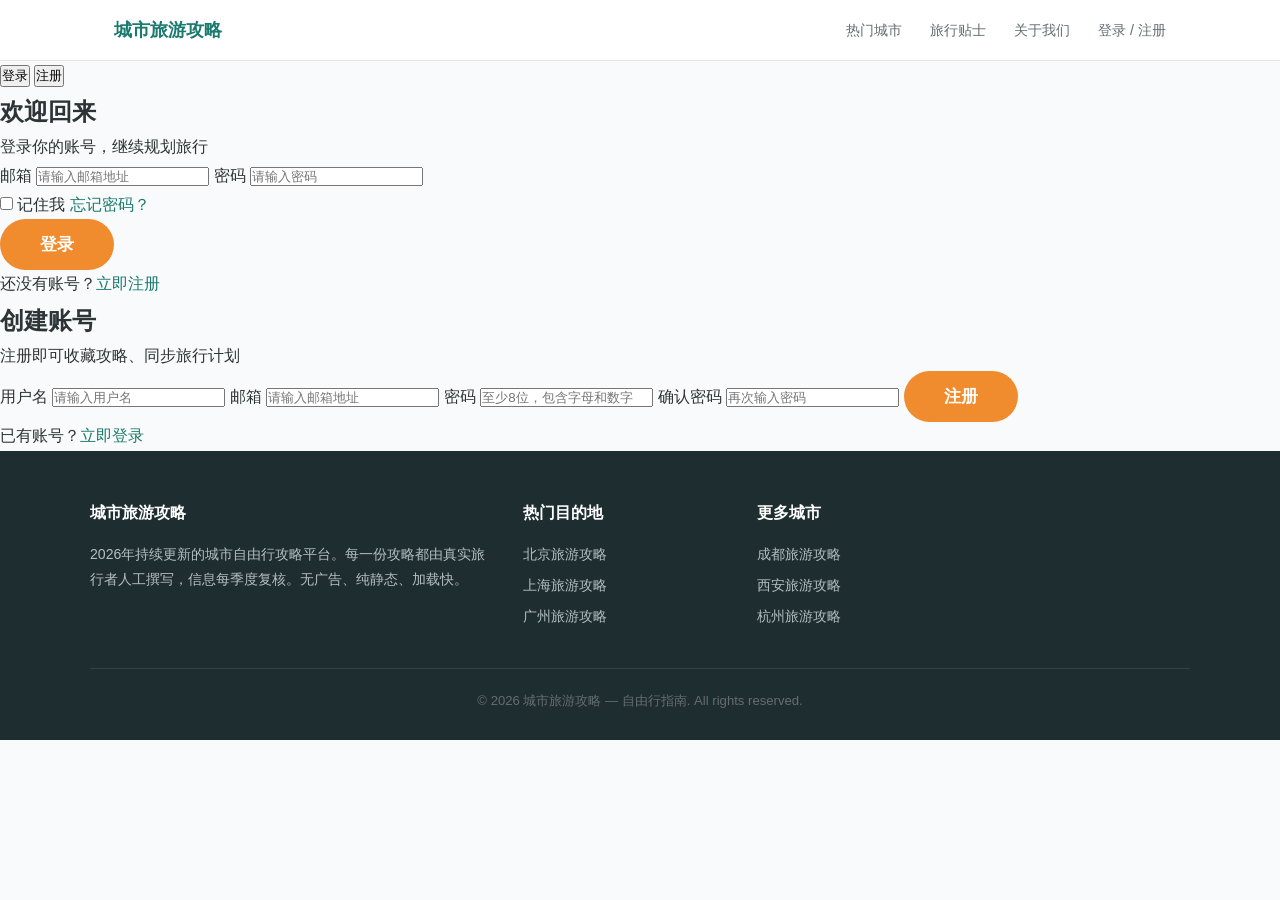
<file: travel-guide/login.html>
<!doctype html><html lang=zh-CN><head><meta charset=UTF-8><meta name=viewport content="width=device-width,initial-scale=1"><title>登录 / 注册 — 城市旅游攻略</title>
<meta name=description content="登录或注册城市旅游攻略账号，收藏旅行计划、同步攻略笔记。"><meta name=keywords content><meta name=robots content="index, follow"><link rel=canonical href=http://10.100.1.124:8888/login/><link rel=stylesheet href=../css/style.css><meta property="og:title" content="登录 / 注册 — 城市旅游攻略"><meta property="og:description" content="登录或注册城市旅游攻略账号，收藏旅行计划、同步攻略笔记。"><meta property="og:type" content="article"><meta property="og:url" content="http://10.100.1.124:8888/login/"><meta property="og:locale" content="zh_CN"><meta property="og:image" content="http://10.100.1.124:8888/images/cities/login.jpg"><meta property="og:image:width" content="1200"><meta property="og:image:height" content="630"><meta name=twitter:card content="summary_large_image"><meta name=twitter:title content="登录 / 注册 — 城市旅游攻略"><meta name=twitter:description content="登录或注册城市旅游攻略账号，收藏旅行计划、同步攻略笔记。"><meta name=twitter:image content="http://10.100.1.124:8888/images/cities/login.jpg"></head><body><nav class=nav aria-label=主导航><div class=nav-inner><a href=/ class=nav-logo>城市旅游攻略</a><ul class=nav-links><li><a href=/#cities>热门城市</a></li><li><a href=/#tips>旅行贴士</a></li><li><a href=/#about>关于我们</a></li><li><a href=/login/ class=nav-login-btn>登录 / 注册</a></li></ul></div></nav><main class=auth-page><div class=auth-container><div class=auth-tabs><button class="auth-tab active" onclick='switchAuthTab("login")' id=login-tab>登录</button>
<button class=auth-tab onclick='switchAuthTab("register")' id=register-tab>注册</button></div><div class=auth-form-wrapper><form class="auth-form active" id=login-form onsubmit=handleLogin(event)><h2>欢迎回来</h2><p class=auth-subtitle>登录你的账号，继续规划旅行</p><label class=auth-label for=login-email>邮箱</label>
<input type=email id=login-email class=auth-input placeholder=请输入邮箱地址 required>
<label class=auth-label for=login-password>密码</label>
<input type=password id=login-password class=auth-input placeholder=请输入密码 required><div class=auth-options><label class=auth-checkbox><input type=checkbox> 记住我</label>
<a href=# class=auth-link>忘记密码？</a></div><button type=submit class="btn-primary auth-submit">登录</button><p class=auth-switch>还没有账号？<a href=# onclick='switchAuthTab("register")'>立即注册</a></p></form><form class=auth-form id=register-form onsubmit=handleRegister(event)><h2>创建账号</h2><p class=auth-subtitle>注册即可收藏攻略、同步旅行计划</p><label class=auth-label for=reg-name>用户名</label>
<input type=text id=reg-name class=auth-input placeholder=请输入用户名 required>
<label class=auth-label for=reg-email>邮箱</label>
<input type=email id=reg-email class=auth-input placeholder=请输入邮箱地址 required>
<label class=auth-label for=reg-password>密码</label>
<input type=password id=reg-password class=auth-input placeholder=至少8位，包含字母和数字 required minlength=8>
<label class=auth-label for=reg-confirm>确认密码</label>
<input type=password id=reg-confirm class=auth-input placeholder=再次输入密码 required>
<button type=submit class="btn-primary auth-submit">注册</button><p class=auth-switch>已有账号？<a href=# onclick='switchAuthTab("login")'>立即登录</a></p></form></div></div></main><script>function switchAuthTab(e){document.querySelectorAll(".auth-tab").forEach(e=>e.classList.remove("active")),document.querySelectorAll(".auth-form").forEach(e=>e.classList.remove("active")),document.getElementById(e+"-tab").classList.add("active"),document.getElementById(e+"-form").classList.add("active")}function handleLogin(e){e.preventDefault(),showToast("登录功能即将上线")}function handleRegister(e){e.preventDefault(),showToast("注册功能即将上线")}function showToast(e){var t=document.createElement("div");t.className="toast",t.textContent=e,document.body.appendChild(t),setTimeout(function(){t.remove()},2500)}</script><footer class=footer><div class=footer-inner><div class=footer-col><h3>城市旅游攻略</h3><p style=font-size:.88rem;line-height:1.8>2026年持续更新的城市自由行攻略平台。每一份攻略都由真实旅行者人工撰写，信息每季度复核。无广告、纯静态、加载快。</p></div><div class=footer-col><h3>热门目的地</h3><ul><li><a href=/cities/beijing/>北京旅游攻略</a></li><li><a href=/cities/shanghai/>上海旅游攻略</a></li><li><a href=/cities/guangzhou/>广州旅游攻略</a></li></ul></div><div class=footer-col><h3>更多城市</h3><ul><li><a href=/cities/chengdu/>成都旅游攻略</a></li><li><a href=/cities/xian/>西安旅游攻略</a></li><li><a href=/cities/hangzhou/>杭州旅游攻略</a></li></ul></div></div><div class=footer-bottom><p>&copy; 2026 城市旅游攻略 — 自由行指南. All rights reserved.</p></div></footer></body></html>
</file>
<file: css/style.css>
/* ===== CSS Variables ===== */
:root {
  --primary: #1a7a6d;
  --primary-dark: #145f55;
  --primary-light: #e8f5f0;
  --primary-border: #c8e6dc;
  --accent: #f08c2e;
  --accent-dark: #d47520;
  --accent-light: #fff4e8;
  --text: #2d3436;
  --text-secondary: #636e72;
  --text-muted: #9099a0;
  --bg: #f9fafb;
  --white: #ffffff;
  --border: #e0e5e9;
  --shadow: 0 2px 12px rgba(0,0,0,0.07);
  --shadow-lg: 0 8px 30px rgba(0,0,0,0.10);
  --radius: 12px;
  --radius-sm: 8px;
  --max-width: 1100px;
  --content-width: 720px;
}

/* ===== Reset ===== */
*, *::before, *::after { box-sizing: border-box; margin: 0; padding: 0; }
html { scroll-behavior: smooth; font-size: 16px; }
body {
  font-family: -apple-system, BlinkMacSystemFont, "PingFang SC", "Microsoft YaHei", "Hiragino Sans GB", "Noto Sans CJK SC", "WenQuanYi Micro Hei", sans-serif;
  color: var(--text);
  background: var(--bg);
  line-height: 1.8;
  -webkit-font-smoothing: antialiased;
}
a { color: var(--primary); text-decoration: none; }
a:hover { text-decoration: underline; }
img { max-width: 100%; height: auto; }

/* ===== Navigation ===== */
.nav {
  background: var(--white);
  border-bottom: 1px solid var(--border);
  position: sticky;
  top: 0;
  z-index: 100;
  backdrop-filter: blur(8px);
}
.nav-inner {
  max-width: var(--max-width);
  margin: 0 auto;
  padding: 0 24px;
  height: 60px;
  display: flex;
  align-items: center;
  justify-content: space-between;
}
.nav-logo {
  font-size: 1.15rem;
  font-weight: 700;
  color: var(--primary);
  text-decoration: none;
}
.nav-logo:hover { text-decoration: none; }
.nav-links { display: flex; gap: 28px; list-style: none; }
.nav-links a {
  color: var(--text-secondary);
  text-decoration: none;
  font-size: 0.9rem;
  transition: color 0.2s;
}
.nav-links a:hover { color: var(--primary); text-decoration: none; }

/* ===== Hero ===== */
.hero {
  background: linear-gradient(160deg, #e8f5f0 0%, #d4ede5 40%, #c8e6dc 100%);
  padding: 80px 24px 64px;
  text-align: center;
}
.hero-inner { max-width: 720px; margin: 0 auto; }
.hero h1 {
  font-size: clamp(1.8rem, 5vw, 2.6rem);
  font-weight: 800;
  color: var(--primary-dark);
  line-height: 1.4;
  margin-bottom: 16px;
}
.hero-subtitle {
  font-size: 1.08rem;
  color: var(--text-secondary);
  margin-bottom: 32px;
  line-height: 1.7;
}
.btn-primary {
  display: inline-block;
  background: var(--accent);
  color: #fff;
  padding: 14px 40px;
  border-radius: 50px;
  font-size: 1.05rem;
  font-weight: 600;
  text-decoration: none;
  transition: background 0.2s, transform 0.15s;
  border: none;
  cursor: pointer;
}
.btn-primary:hover { background: var(--accent-dark); transform: translateY(-1px); text-decoration: none; }

/* ===== Section ===== */
.section { padding: 72px 24px; }
.section-inner { max-width: var(--max-width); margin: 0 auto; }
.section-header { text-align: center; margin-bottom: 48px; }
.section-header h2 {
  font-size: clamp(1.4rem, 4vw, 1.9rem);
  font-weight: 700;
  color: var(--text);
  display: inline-block;
  position: relative;
}
.section-header h2::after {
  content: "";
  display: block;
  width: 48px;
  height: 3px;
  background: var(--primary);
  margin: 10px auto 0;
  border-radius: 2px;
}
.section-header p {
  color: var(--text-secondary);
  font-size: 0.96rem;
  max-width: 560px;
  margin: 12px auto 0;
  line-height: 1.7;
}

/* ===== City Cards Grid (Homepage) ===== */
.city-grid {
  display: grid;
  grid-template-columns: repeat(auto-fit, minmax(300px, 1fr));
  gap: 24px;
}
.city-card {
  background: var(--white);
  border-radius: var(--radius);
  overflow: hidden;
  box-shadow: var(--shadow);
  transition: transform 0.25s, box-shadow 0.25s;
}
.city-card:hover { transform: translateY(-4px); box-shadow: var(--shadow-lg); }
.city-card-img {
  height: 170px;
  display: flex;
  align-items: center;
  justify-content: center;
  font-size: 3.2rem;
  color: #fff;
  position: relative;
}
.city-card-body { padding: 20px 24px; }
.city-card-body h3 {
  font-size: 1.15rem;
  font-weight: 700;
  margin-bottom: 4px;
}
.city-card-body h3 a { color: var(--text); }
.city-card-body h3 a:hover { color: var(--primary); text-decoration: none; }
.city-card-tags { display: flex; flex-wrap: wrap; gap: 6px; margin: 10px 0; }
.city-card-tags span {
  font-size: 0.76rem;
  padding: 2px 10px;
  border-radius: 50px;
  background: var(--primary-light);
  color: var(--primary);
}
.city-card-body p {
  font-size: 0.9rem;
  color: var(--text-secondary);
  line-height: 1.65;
}

/* ===== Travel Tips / Features Grid ===== */
.tips-grid {
  display: grid;
  grid-template-columns: repeat(auto-fit, minmax(220px, 1fr));
  gap: 24px;
}
.tip-card {
  padding: 32px 24px;
  border-radius: var(--radius);
  border: 1px solid var(--border);
  text-align: center;
  transition: border-color 0.25s, box-shadow 0.25s;
}
.tip-card:hover { border-color: var(--primary); box-shadow: var(--shadow); }
.tip-icon { font-size: 2rem; margin-bottom: 12px; display: block; }
.tip-card h3 { font-size: 1.05rem; font-weight: 700; margin-bottom: 8px; }
.tip-card p { font-size: 0.9rem; color: var(--text-secondary); line-height: 1.7; }

/* ===== About / EEAT ===== */
.about { background: var(--white); }
.about-content { max-width: var(--content-width); margin: 0 auto; }
.about-content p {
  font-size: 1rem;
  color: var(--text-secondary);
  line-height: 1.9;
  margin-bottom: 16px;
}
.about-content strong { color: var(--text); }

/* ===== City Page Layout ===== */
.city-layout {
  display: grid;
  grid-template-columns: 1fr 300px;
  gap: 40px;
  max-width: var(--max-width);
  margin: 0 auto;
}
.city-main { min-width: 0; }
.city-sidebar { position: sticky; top: 80px; align-self: start; }

/* ===== City Page Sections ===== */
.city-section { margin-bottom: 48px; }
.city-section h2 {
  font-size: 1.5rem;
  font-weight: 700;
  color: var(--text);
  margin-bottom: 20px;
  padding-bottom: 10px;
  border-bottom: 2px solid var(--primary-light);
}
.city-section h3 {
  font-size: 1.15rem;
  font-weight: 700;
  color: var(--text);
  margin: 20px 0 10px;
}
.city-section p {
  font-size: 0.98rem;
  color: var(--text-secondary);
  line-height: 1.85;
  margin-bottom: 14px;
}
.city-section ul, .city-section ol { margin: 8px 0 16px 20px; }
.city-section li {
  font-size: 0.95rem;
  color: var(--text-secondary);
  margin-bottom: 6px;
  line-height: 1.7;
}

/* Attraction cards */
.attraction-list { margin-top: 12px; }
.attraction-item {
  background: var(--white);
  border: 1px solid var(--border);
  border-radius: var(--radius-sm);
  padding: 20px 24px;
  margin-bottom: 14px;
}
.attraction-item h3 { margin-top: 0; font-size: 1.08rem; }
.attraction-meta {
  display: flex;
  flex-wrap: wrap;
  gap: 16px;
  margin: 8px 0 10px;
  font-size: 0.85rem;
  color: var(--text-muted);
}
.attraction-meta span { display: inline-flex; align-items: center; gap: 4px; }
.attraction-item p { font-size: 0.92rem; color: var(--text-secondary); line-height: 1.7; margin-bottom: 0; }

/* Food cards */
.food-list { margin-top: 12px; }
.food-item {
  background: var(--white);
  border: 1px solid var(--border);
  border-radius: var(--radius-sm);
  padding: 18px 24px;
  margin-bottom: 12px;
}
.food-item h3 { margin-top: 0; font-size: 1.05rem; display: flex; align-items: center; gap: 8px; }
.food-restaurant { font-size: 0.85rem; color: var(--primary); font-weight: 600; }
.food-item p { font-size: 0.92rem; color: var(--text-secondary); line-height: 1.7; margin-bottom: 0; }

/* Itinerary */
.itinerary-day {
  background: var(--white);
  border: 1px solid var(--border);
  border-radius: var(--radius-sm);
  padding: 18px 24px;
  margin-bottom: 12px;
}
.itinerary-day h3 { margin-top: 0; color: var(--primary-dark); font-size: 1.05rem; }
.itinerary-day ul { margin-bottom: 0; }
.itinerary-tabs { display: flex; gap: 4px; margin-bottom: 20px; }
.itinerary-tab {
  padding: 8px 24px;
  border: 1px solid var(--border);
  background: var(--white);
  font-size: 0.9rem;
  cursor: pointer;
  font-family: inherit;
  transition: background 0.2s;
}
.itinerary-tab:first-child { border-radius: var(--radius-sm) 0 0 var(--radius-sm); }
.itinerary-tab:last-child { border-radius: 0 var(--radius-sm) var(--radius-sm) 0; }
.itinerary-tab.active { background: var(--primary); color: #fff; border-color: var(--primary); }

/* Sidebar */
.sidebar-card {
  background: var(--white);
  border: 1px solid var(--border);
  border-radius: var(--radius);
  padding: 24px;
  margin-bottom: 20px;
}
.sidebar-card h3 {
  font-size: 1rem;
  font-weight: 700;
  margin-bottom: 16px;
  padding-bottom: 10px;
  border-bottom: 2px solid var(--primary-light);
}
.sidebar-info-item {
  display: flex;
  justify-content: space-between;
  padding: 8px 0;
  border-bottom: 1px solid #f0f2f4;
  font-size: 0.9rem;
}
.sidebar-info-item:last-child { border-bottom: none; }
.sidebar-info-label { color: var(--text-muted); }
.sidebar-info-value { color: var(--text); font-weight: 600; }
.sidebar-city-list { list-style: none; }
.sidebar-city-list li { margin-bottom: 4px; }
.sidebar-city-list a {
  display: block;
  padding: 8px 12px;
  border-radius: 6px;
  font-size: 0.9rem;
  color: var(--text-secondary);
  transition: background 0.2s;
}
.sidebar-city-list a:hover { background: var(--primary-light); color: var(--primary); text-decoration: none; }

/* Breadcrumb */
.breadcrumb {
  max-width: var(--max-width);
  margin: 0 auto;
  padding: 16px 24px;
  font-size: 0.85rem;
  color: var(--text-muted);
}
.breadcrumb a { color: var(--text-muted); }
.breadcrumb a:hover { color: var(--primary); }
.breadcrumb span { margin: 0 6px; }

/* City hero (compact for city pages) */
.city-hero {
  background: linear-gradient(160deg, #e8f5f0 0%, #d4ede5 40%, #c8e6dc 100%);
  padding: 48px 24px 40px;
  text-align: center;
}
.city-hero h1 {
  font-size: clamp(1.6rem, 4.5vw, 2.2rem);
  font-weight: 800;
  color: var(--primary-dark);
  line-height: 1.4;
  margin-bottom: 10px;
}
.city-hero .update-badge {
  display: inline-block;
  font-size: 0.82rem;
  background: var(--white);
  color: var(--text-secondary);
  padding: 4px 14px;
  border-radius: 50px;
  border: 1px solid var(--primary-border);
}

/* ===== FAQ ===== */
.faq-list { margin-top: 12px; }
.faq-item {
  background: var(--white);
  border: 1px solid var(--border);
  border-radius: var(--radius-sm);
  margin-bottom: 10px;
  overflow: hidden;
}
.faq-q {
  padding: 16px 20px;
  font-weight: 700;
  font-size: 0.98rem;
  cursor: pointer;
  display: flex;
  align-items: center;
  justify-content: space-between;
  user-select: none;
  color: var(--text);
}
.faq-q:hover { background: var(--bg); }
.faq-q::after { content: "+"; font-size: 1.3rem; color: var(--primary); font-weight: 400; }
.faq-a {
  padding: 0 20px 18px;
  font-size: 0.93rem;
  color: var(--text-secondary);
  line-height: 1.8;
  display: none;
}
.faq-item.open .faq-a { display: block; }
.faq-item.open .faq-q::after { content: "\2212"; }

/* ===== CTA Band ===== */
.cta-band {
  background: linear-gradient(135deg, var(--primary-dark), var(--primary));
  padding: 60px 24px;
  text-align: center;
  color: #fff;
}
.cta-band h2 {
  font-size: clamp(1.3rem, 3.5vw, 1.7rem);
  font-weight: 700;
  margin-bottom: 10px;
}
.cta-band p { font-size: 1rem; opacity: 0.9; line-height: 1.7; margin-bottom: 24px; }

/* ===== Footer ===== */
.footer {
  background: #1e2d2f;
  color: #b2bec3;
  padding: 48px 24px 28px;
}
.footer-inner {
  max-width: var(--max-width);
  margin: 0 auto;
  display: grid;
  grid-template-columns: 2fr 1fr 1fr 1fr;
  gap: 36px;
}
.footer-col h3 {
  color: #fff;
  font-size: 1rem;
  font-weight: 700;
  margin-bottom: 14px;
}
.footer-col ul { list-style: none; }
.footer-col li { margin-bottom: 6px; font-size: 0.88rem; }
.footer-col a { color: #b2bec3; text-decoration: none; transition: color 0.2s; }
.footer-col a:hover { color: var(--primary); text-decoration: none; }
.footer-bottom {
  max-width: var(--max-width);
  margin: 32px auto 0;
  padding-top: 20px;
  border-top: 1px solid rgba(255,255,255,0.1);
  text-align: center;
  font-size: 0.82rem;
  color: #636e72;
}

/* ===== Utility ===== */
.sr-only { position: absolute; width: 1px; height: 1px; overflow: hidden; clip: rect(0,0,0,0); white-space: nowrap; border: 0; }

/* ===== Responsive ===== */
@media (max-width: 900px) {
  .city-layout { grid-template-columns: 1fr; }
  .city-sidebar { position: static; }
  .footer-inner { grid-template-columns: 1fr 1fr; }
}
@media (max-width: 768px) {
  .nav-links { display: none; }
  .hero { padding: 56px 20px 48px; }
  .city-hero { padding: 36px 20px 32px; }
  .section { padding: 48px 20px; }
  .city-grid { grid-template-columns: 1fr; }
  .tips-grid { grid-template-columns: 1fr 1fr; }
  .section-header { margin-bottom: 32px; }
  .attraction-meta { flex-direction: column; gap: 4px; }
}
@media (max-width: 480px) {
  .tips-grid { grid-template-columns: 1fr; }
  .footer-inner { grid-template-columns: 1fr; }
  .itinerary-tabs { flex-direction: column; }
  .itinerary-tab { border-radius: var(--radius-sm); }
}
</file>
<file: zhixie-ai/css/style.css>
/* ===== Design Tokens ===== */
:root {
  --color-primary: #18181b;
  --color-primary-hover: #27272a;
  --color-accent: #7c3aed;
  --color-accent-light: #f5f3ff;
  --color-white: #ffffff;
  --color-bg: #fafafa;
  --color-bg-alt: #f4f4f5;
  --color-dark: #18181b;
  --color-text: #09090b;
  --color-text-secondary: #52525b;
  --color-text-light: #a1a1aa;
  --color-border: #e4e4e7;
  --color-border-light: #f4f4f5;
  --color-success: #059669;
  --font-family: -apple-system, BlinkMacSystemFont, 'Segoe UI', 'PingFang SC', 'Hiragino Sans GB', 'Microsoft YaHei', 'Helvetica Neue', Arial, sans-serif;
  --font-size-xs: 0.75rem;
  --font-size-sm: 0.875rem;
  --font-size-base: 1rem;
  --font-size-lg: 1.125rem;
  --font-size-xl: 1.25rem;
  --font-size-2xl: 1.5rem;
  --font-size-3xl: 1.875rem;
  --font-size-4xl: 2.25rem;
  --font-size-5xl: 3rem;
  --font-size-6xl: 3.75rem;
  --spacing-xs: 0.25rem;
  --spacing-sm: 0.5rem;
  --spacing-md: 1rem;
  --spacing-lg: 1.5rem;
  --spacing-xl: 2rem;
  --spacing-2xl: 3rem;
  --spacing-3xl: 4rem;
  --spacing-4xl: 6rem;
  --radius-sm: 0.375rem;
  --radius-md: 0.625rem;
  --radius-lg: 0.875rem;
  --radius-xl: 1.25rem;
  --radius-2xl: 1.5rem;
  --radius-full: 9999px;
  --container-max: 1200px;
  --navbar-height: 64px;
  --transition: 200ms cubic-bezier(0.4, 0, 0.2, 1);
}

/* ===== Reset ===== */
*,*::before,*::after{box-sizing:border-box;margin:0;padding:0}
html{scroll-behavior:smooth;scroll-padding-top:var(--navbar-height)}
body{font-family:var(--font-family);font-size:var(--font-size-base);line-height:1.65;color:var(--color-text);background:var(--color-white);-webkit-font-smoothing:antialiased;-moz-osx-font-smoothing:grayscale}
img{max-width:100%;height:auto;display:block}
a{color:inherit;text-decoration:none}
ul,ol{list-style:none}
button{cursor:pointer;font:inherit;border:none;background:none}
input,textarea{font:inherit}
h1,h2,h3,h4,h5,h6{line-height:1.25}

/* ===== Container ===== */
.container{max-width:var(--container-max);margin:0 auto;padding:0 var(--spacing-xl)}

/* ===== Buttons ===== */
.btn{display:inline-flex;align-items:center;justify-content:center;padding:0.75rem 2rem;font-size:var(--font-size-base);font-weight:600;border-radius:var(--radius-sm);transition:all var(--transition);white-space:nowrap;letter-spacing:-0.01em}
.btn-primary{background:var(--color-primary);color:var(--color-white);border:1px solid var(--color-primary)}
.btn-primary:hover{background:var(--color-primary-hover);border-color:var(--color-primary-hover);transform:translateY(-1px);box-shadow:0 4px 12px rgba(0,0,0,0.15)}
.btn-outline{border:1px solid var(--color-border);color:var(--color-text)}
.btn-outline:hover{background:var(--color-primary);color:var(--color-white);border-color:var(--color-primary)}
.btn-outline-white{border:1px solid rgba(255,255,255,0.3);color:var(--color-white)}
.btn-outline-white:hover{background:var(--color-white);color:var(--color-primary)}
.btn-cta-white{background:var(--color-white);color:var(--color-primary);border:1px solid var(--color-white)}
.btn-cta-white:hover{background:#f4f4f5;border-color:#f4f4f5;transform:translateY(-1px);box-shadow:0 4px 12px rgba(0,0,0,0.2)}
.btn-lg{padding:1rem 2.5rem;font-size:var(--font-size-lg)}

/* ===== Navbar ===== */
.navbar{position:fixed;top:0;left:0;right:0;height:var(--navbar-height);background:rgba(255,255,255,0.94);backdrop-filter:blur(12px);-webkit-backdrop-filter:blur(12px);border-bottom:1px solid var(--color-border);z-index:1000;transition:border-color var(--transition),box-shadow var(--transition)}
.navbar.scrolled{border-color:transparent;box-shadow:0 1px 3px rgba(0,0,0,0.06)}
.navbar .container{display:flex;align-items:center;justify-content:space-between;height:100%}
.navbar-logo{display:flex;align-items:center;gap:var(--spacing-sm);font-size:var(--font-size-xl);font-weight:700;color:var(--color-text)}
.navbar-logo-icon{width:36px;height:36px;background:var(--color-primary);border-radius:var(--radius-sm);display:flex;align-items:center;justify-content:center;color:var(--color-white);font-size:var(--font-size-lg)}
.navbar-links{display:flex;align-items:center;gap:var(--spacing-xl)}
.navbar-links a{font-size:var(--font-size-sm);font-weight:500;color:var(--color-text-secondary);transition:color var(--transition)}
.navbar-links a:hover{color:var(--color-text)}
.navbar-actions{display:flex;align-items:center;gap:var(--spacing-md)}
.navbar-toggle{display:none;flex-direction:column;gap:5px;padding:var(--spacing-sm);cursor:pointer}
.navbar-toggle span{display:block;width:24px;height:2px;background:var(--color-text);transition:all var(--transition)}
.navbar-toggle.active span:nth-child(1){transform:rotate(45deg) translate(5px,5px)}
.navbar-toggle.active span:nth-child(2){opacity:0}
.navbar-toggle.active span:nth-child(3){transform:rotate(-45deg) translate(5px,-5px)}

/* ===== Hero ===== */
.hero{min-height:100vh;display:flex;align-items:center;background:linear-gradient(180deg,#fafafa 0%,#fff 40%);padding-top:var(--navbar-height)}
.hero .container{text-align:center;max-width:800px}
.hero h1{font-size:var(--font-size-5xl);font-weight:800;color:var(--color-text);margin-bottom:var(--spacing-lg);line-height:1.15;letter-spacing:-0.02em}
.hero h1 span{background:linear-gradient(135deg,var(--color-accent),#a78bfa);-webkit-background-clip:text;-webkit-text-fill-color:transparent;background-clip:text}
.hero p{font-size:var(--font-size-xl);color:var(--color-text-secondary);margin-bottom:var(--spacing-2xl);line-height:1.65}
.hero-buttons{display:flex;gap:var(--spacing-md);justify-content:center;flex-wrap:wrap}
.hero-trust{margin-top:var(--spacing-2xl);display:flex;flex-direction:column;align-items:center;gap:var(--spacing-md)}
.hero-stats{display:flex;gap:var(--spacing-3xl)}
.hero-stat{text-align:center}
.hero-stat-number{font-size:var(--font-size-2xl);font-weight:700;color:var(--color-text)}
.hero-stat-label{font-size:var(--font-size-sm);color:var(--color-text-secondary);margin-top:var(--spacing-xs)}
.hero-decorations{display:flex;gap:var(--spacing-xl);margin-top:var(--spacing-lg)}
.hero-decoration{display:flex;align-items:center;gap:var(--spacing-sm);font-size:var(--font-size-sm);color:var(--color-text-light)}

/* ===== Section Common ===== */
.section{padding:var(--spacing-4xl) 0}
.section-header{text-align:center;margin-bottom:var(--spacing-3xl)}
.section-header h2{font-size:var(--font-size-3xl);font-weight:700;color:var(--color-text);margin-bottom:var(--spacing-md);letter-spacing:-0.02em}
.section-header p{font-size:var(--font-size-lg);color:var(--color-text-secondary);max-width:600px;margin:0 auto}

/* ===== Features ===== */
.features{background:var(--color-white)}
.features-grid{display:grid;grid-template-columns:repeat(3,1fr);gap:var(--spacing-xl)}
.feature-card{background:var(--color-white);border-radius:var(--radius-lg);padding:var(--spacing-2xl);transition:all var(--transition);border:1px solid var(--color-border);position:relative;overflow:hidden}
.feature-card::before{content:'';position:absolute;top:0;left:0;right:0;height:3px;background:linear-gradient(135deg,var(--color-accent),#a78bfa);opacity:0;transition:opacity var(--transition)}
.feature-card:hover{border-color:var(--color-accent);box-shadow:0 8px 30px rgba(124,58,237,0.08);transform:translateY(-2px)}
.feature-card:hover::before{opacity:1}
.feature-card-icon{width:48px;height:48px;border-radius:var(--radius-sm);display:flex;align-items:center;justify-content:center;font-size:var(--font-size-xl);margin-bottom:var(--spacing-lg);background:var(--color-accent-light);color:var(--color-accent)}
.feature-card h3{font-size:var(--font-size-xl);margin-bottom:var(--spacing-sm);color:var(--color-text)}
.feature-card p{color:var(--color-text-secondary);line-height:1.65}

/* ===== How It Works ===== */
.how-it-works{background:var(--color-bg)}
.steps{display:grid;grid-template-columns:repeat(3,1fr);gap:var(--spacing-2xl);position:relative}
.steps::before{content:'';position:absolute;top:100px;left:calc(16.67% + 40px);width:calc(66.67% - 80px);height:1px;background:var(--color-border);z-index:0}
.step{text-align:center;position:relative;z-index:1}
.step-number{font-size:5rem;font-weight:800;color:var(--color-border-light);line-height:1;margin-bottom:var(--spacing-lg);letter-spacing:-0.04em;transition:color var(--transition)}
.step:hover .step-number{color:var(--color-accent-light)}
.step h3{font-size:var(--font-size-xl);margin-bottom:var(--spacing-sm);color:var(--color-text)}
.step p{color:var(--color-text-secondary)}
.step-arrow{position:absolute;top:30px;right:-30px;color:var(--color-border);font-size:var(--font-size-2xl)}

/* ===== Testimonials ===== */
.testimonials{background:var(--color-white)}
.testimonials-grid{display:grid;grid-template-columns:repeat(2,1fr);gap:var(--spacing-xl)}
.testimonial-card{background:var(--color-white);border-radius:var(--radius-lg);padding:var(--spacing-2xl);border:1px solid var(--color-border);transition:all var(--transition)}
.testimonial-card:hover{border-color:var(--color-accent);box-shadow:0 4px 20px rgba(0,0,0,0.04)}
.testimonial-card blockquote{font-size:var(--font-size-base);color:var(--color-text);line-height:1.75;margin-bottom:var(--spacing-lg);position:relative}
.testimonial-card blockquote::before{content:'\201C';font-size:3rem;color:var(--color-border);position:absolute;top:-20px;left:-8px;line-height:1}
.testimonial-author{display:flex;align-items:center;gap:var(--spacing-md)}
.testimonial-avatar{width:48px;height:48px;border-radius:var(--radius-full);background:linear-gradient(135deg,var(--color-primary),var(--color-primary-hover));display:flex;align-items:center;justify-content:center;color:var(--color-white);font-weight:600;font-size:var(--font-size-sm)}
.testimonial-info h4{font-size:var(--font-size-sm);font-weight:600;color:var(--color-text)}
.testimonial-info p{font-size:var(--font-size-xs);color:var(--color-text-secondary)}

/* ===== Pricing ===== */
.pricing{background:var(--color-bg)}
.pricing-grid{display:grid;grid-template-columns:repeat(3,1fr);gap:var(--spacing-xl);align-items:start}
.pricing-card{background:var(--color-white);border-radius:var(--radius-lg);padding:var(--spacing-2xl);border:1px solid var(--color-border);text-align:center;transition:all var(--transition);position:relative}
.pricing-card:hover{border-color:var(--color-accent);box-shadow:0 8px 30px rgba(0,0,0,0.06)}
.pricing-card.featured{background:linear-gradient(180deg,#18181b 0%,#27272a 100%);color:var(--color-white);border-color:var(--color-primary);transform:scale(1.04);box-shadow:0 16px 48px rgba(0,0,0,0.12)}
.pricing-card.featured:hover{transform:scale(1.04)}
.pricing-card.featured h3,.pricing-card.featured .pricing-amount,.pricing-card.featured .pricing-period,.pricing-card.featured .pricing-features li{color:var(--color-white)}
.pricing-card.featured p{color:rgba(255,255,255,0.65)}
.pricing-card.featured .pricing-features li::before{color:var(--color-success)}
.pricing-card.featured .btn-primary{background:var(--color-white);color:var(--color-primary);border-color:var(--color-white)}
.pricing-card.featured .btn-primary:hover{background:#f4f4f5;border-color:#f4f4f5}
.pricing-badge{display:inline-block;background:var(--color-accent);color:#fff;padding:0.3rem 1rem;border-radius:var(--radius-full);font-size:var(--font-size-xs);font-weight:600;margin-bottom:var(--spacing-md)}
.pricing-card h3{font-size:var(--font-size-xl);margin-bottom:var(--spacing-sm);color:var(--color-text)}
.pricing-price{margin:var(--spacing-lg) 0}
.pricing-amount{font-size:var(--font-size-4xl);font-weight:800;color:var(--color-text)}
.pricing-amount span{font-size:var(--font-size-base);font-weight:400;color:var(--color-text-secondary)}
.pricing-period{font-size:var(--font-size-sm);color:var(--color-text-secondary)}
.pricing-features{text-align:left;margin-bottom:var(--spacing-xl)}
.pricing-features li{padding:var(--spacing-sm) 0;color:var(--color-text-secondary);display:flex;align-items:center;gap:var(--spacing-sm)}
.pricing-features li::before{content:'\2713';color:var(--color-success);font-weight:700;flex-shrink:0}
.pricing-card .btn{width:100%}

/* ===== FAQ ===== */
.faq{background:var(--color-white)}
.faq-list{max-width:768px;margin:0 auto;display:flex;flex-direction:column;gap:var(--spacing-md)}
.faq-item{border-radius:var(--radius-md);border:1px solid var(--color-border);overflow:hidden;transition:border-color var(--transition),box-shadow var(--transition)}
.faq-item.active{border-color:var(--color-accent);box-shadow:0 4px 16px rgba(124,58,237,0.06)}
.faq-question{width:100%;display:flex;justify-content:space-between;align-items:center;padding:var(--spacing-lg) var(--spacing-xl);font-size:var(--font-size-base);font-weight:600;color:var(--color-text);text-align:left;transition:color var(--transition)}
.faq-question:hover{color:var(--color-accent)}
.faq-icon{flex-shrink:0;width:24px;height:24px;display:flex;align-items:center;justify-content:center;transition:transform 0.3s ease;color:var(--color-text);font-size:1.2rem}
.faq-item.active .faq-icon{transform:rotate(45deg)}
.faq-answer{max-height:0;overflow:hidden;transition:max-height 0.35s ease,padding 0.35s ease}
.faq-item.active .faq-answer{max-height:500px}
.faq-answer-content{padding:0 var(--spacing-xl) var(--spacing-lg);color:var(--color-text-secondary);line-height:1.75}

/* ===== Bottom CTA ===== */
.cta-bottom{background:var(--color-primary);padding:var(--spacing-4xl) 0}
.cta-bottom .container{text-align:center}
.cta-bottom h2{font-size:var(--font-size-3xl);font-weight:700;color:var(--color-white);margin-bottom:var(--spacing-md);letter-spacing:-0.02em}
.cta-bottom p{font-size:var(--font-size-lg);color:rgba(255,255,255,0.7);margin-bottom:var(--spacing-xl)}
.cta-bottom-buttons{display:flex;gap:var(--spacing-md);justify-content:center;flex-wrap:wrap}

/* ===== Footer ===== */
.footer{background:var(--color-primary);padding:var(--spacing-3xl) 0 var(--spacing-xl);color:rgba(255,255,255,0.7)}
.footer-grid{display:grid;grid-template-columns:2fr 1fr 1fr 1fr;gap:var(--spacing-3xl);margin-bottom:var(--spacing-2xl)}
.footer-brand p{margin-top:var(--spacing-md);font-size:var(--font-size-sm);line-height:1.75;max-width:320px}
.footer-col h4{font-size:var(--font-size-sm);font-weight:600;color:var(--color-white);margin-bottom:var(--spacing-lg);text-transform:uppercase;letter-spacing:0.05em}
.footer-col ul{display:flex;flex-direction:column;gap:var(--spacing-sm)}
.footer-col a{font-size:var(--font-size-sm);color:rgba(255,255,255,0.7);transition:color var(--transition)}
.footer-col a:hover{color:var(--color-white)}
.footer-bottom{border-top:1px solid rgba(255,255,255,0.1);padding-top:var(--spacing-xl);display:flex;justify-content:space-between;align-items:center;flex-wrap:wrap;gap:var(--spacing-md);font-size:var(--font-size-xs)}
.footer-bottom a{color:rgba(255,255,255,0.7);transition:color var(--transition)}
.footer-bottom a:hover{color:var(--color-white)}
.footer .navbar-logo{color:var(--color-white)}
.footer .navbar-logo-icon{background:var(--color-white);color:var(--color-primary)}

/* ===== Responsive ===== */
@media (max-width:1024px) {
  :root{--font-size-5xl:2.5rem;--font-size-3xl:1.75rem;--font-size-4xl:2rem}
  .features-grid{grid-template-columns:repeat(2,1fr)}
  .pricing-grid{grid-template-columns:1fr;max-width:420px;margin:0 auto}
  .pricing-card.featured{transform:none}.pricing-card.featured:hover{transform:none}
  .footer-grid{grid-template-columns:repeat(2,1fr)}
}
@media (max-width:768px) {
  :root{--font-size-5xl:2rem;--font-size-3xl:1.5rem;--font-size-4xl:1.75rem;--spacing-4xl:3rem;--spacing-3xl:2.5rem}
  .navbar-links,.navbar-actions .btn{display:none}
  .navbar-toggle{display:flex}
  .navbar-mobile{display:none;position:fixed;top:var(--navbar-height);left:0;right:0;background:var(--color-white);border-bottom:1px solid var(--color-border);padding:var(--spacing-lg) var(--spacing-xl)}
  .navbar-mobile.open{display:flex;flex-direction:column;gap:var(--spacing-md)}
  .navbar-mobile a{font-size:var(--font-size-base);font-weight:500;padding:var(--spacing-sm) 0}
  .hero h1{font-size:var(--font-size-3xl)}
  .hero p{font-size:var(--font-size-base)}
  .hero-stats{gap:var(--spacing-xl)}
  .features-grid{grid-template-columns:1fr}
  .steps{grid-template-columns:1fr;gap:var(--spacing-xl)}
  .steps::before{display:none}
  .step-arrow{display:none}
  .testimonials-grid{grid-template-columns:1fr}
  .footer-grid{grid-template-columns:1fr;gap:var(--spacing-xl)}
  .hero-decorations{flex-direction:column;align-items:center}
  .step-number{font-size:3.5rem}
}
@media (max-width:480px) {
  :root{--font-size-5xl:1.75rem;--spacing-4xl:2.5rem}
  .container{padding:0 var(--spacing-md)}
  .hero-stats{flex-direction:column;gap:var(--spacing-md)}
}
</file>
